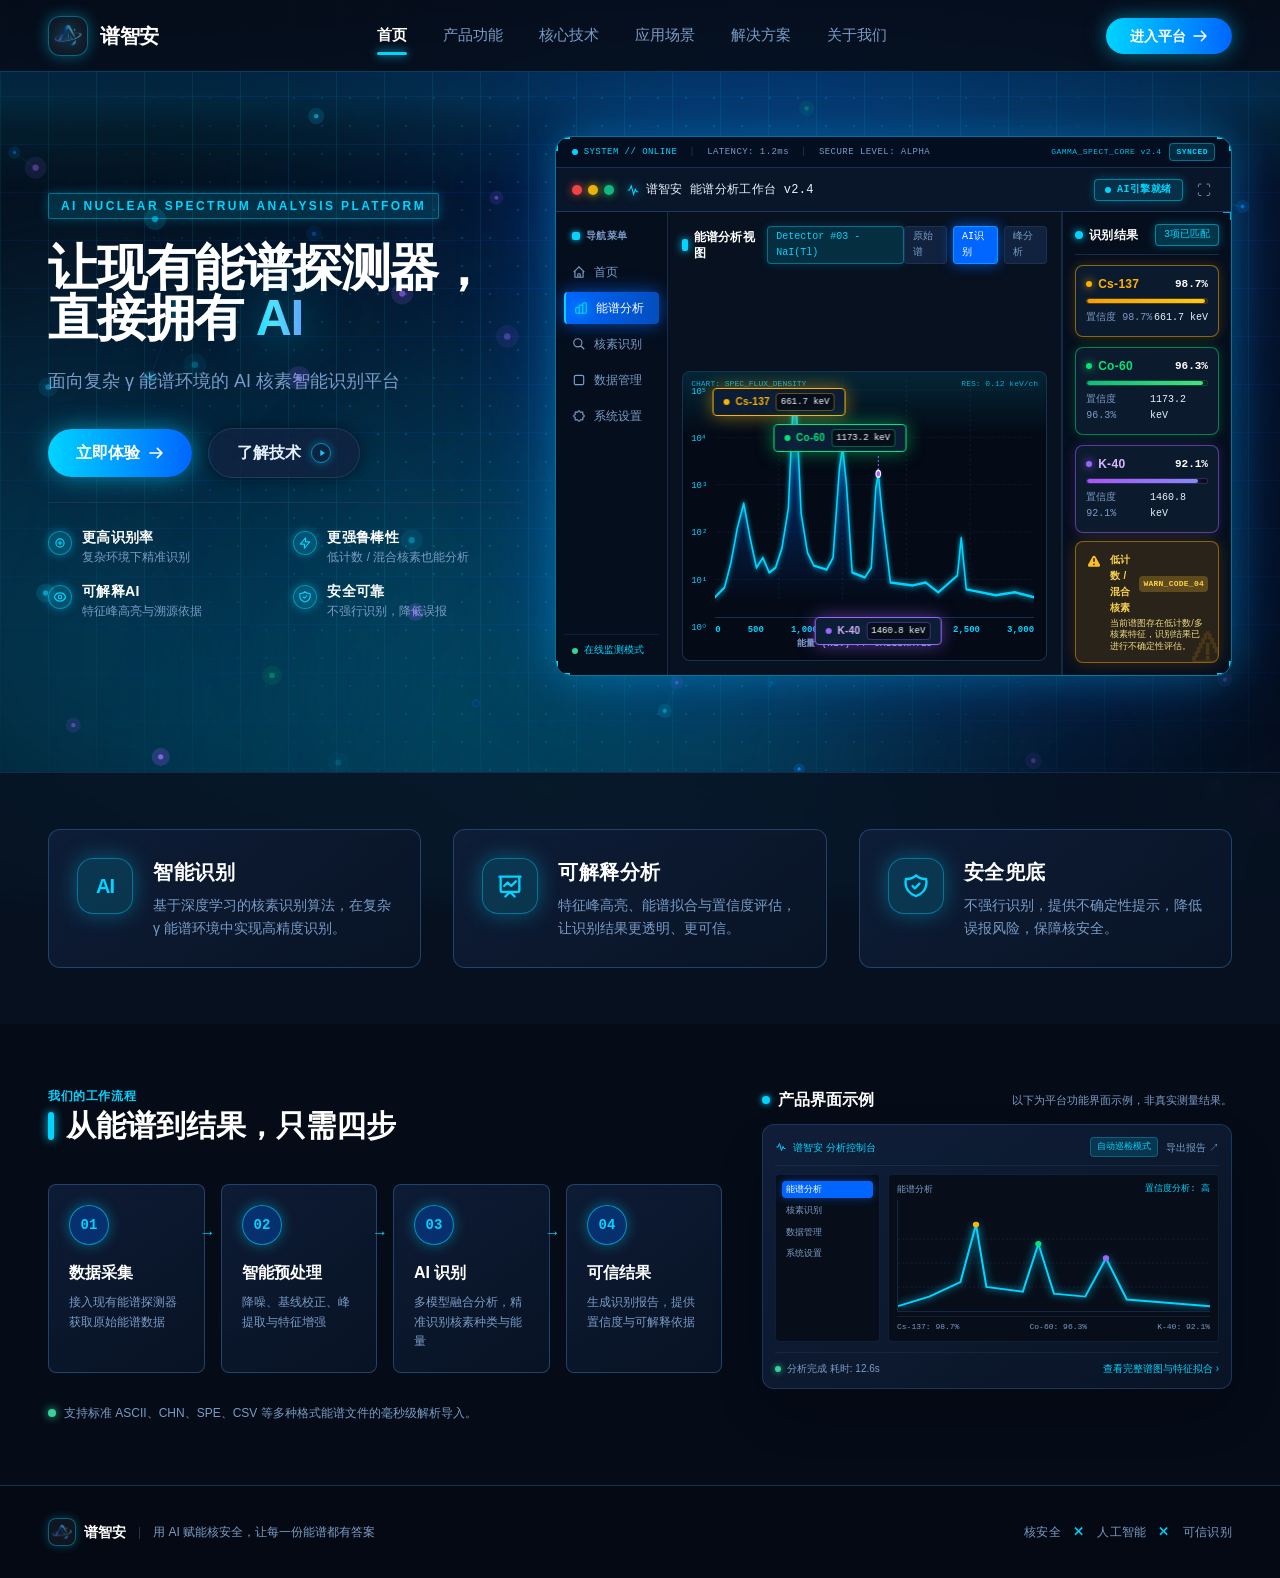
<file: index.html>
<!DOCTYPE html><html class="scroll-smooth" lang="zh-CN"><head>
<meta charset="utf-8">
<meta content="width=device-width, initial-scale=1.0" name="viewport">
<title>谱智安 - AI核素智能识别平台 | 让现有能谱探测器直接拥有AI</title>
<!-- Tailwind CSS CDN with plugins -->
<script src="assets/tailwind-plugins.js"></script>
<script>
    tailwind.config = {
      theme: {
        extend: {
          colors: {
            brand: {
              dark: '#070D18',
              card: '#0D1B2E',
              cardInner: '#112240',
              border: '#1E3A5F',
              borderLight: '#2A4E7A',
              cyan: '#00D4FF',
              blue: '#0066FF',
              textMuted: '#7A9CC6',
              textLight: '#E6F1FF'
            },
            nuclide: {
              cs: '#FFB300',
              co: '#00E676',
              k: '#9D65FF'
            }
          },
          fontFamily: {
            sans: ['-apple-system', 'BlinkMacSystemFont', '"PingFang SC"', '"Hiragino Sans GB"', '"Microsoft YaHei"', 'sans-serif']
          },
          boxShadow: {
            glowCyan: '0 0 25px rgba(0, 212, 255, 0.45)',
            glowBlue: '0 0 35px rgba(0, 102, 255, 0.55)',
            cardGlow: '0 8px 30px rgba(7, 13, 24, 0.8), 0 0 1px 1px rgba(30, 58, 95, 0.6)'
          }
        }
      }
    }
  </script>
<!-- BEGIN: StyleConfigurations -->
<style data-purpose="custom-layout-glow">
    body {
      background-color: #050b17;
      color: #E6F1FF;
      overflow-x: hidden;
      position: relative;
    }
    .spectrum-grid-line {
      stroke: rgba(30, 58, 95, 0.55);
      stroke-width: 1;
      stroke-dasharray: 2 3;
    }

    /* Ambient cyber aurora animations with enhanced visibility & contrast */
    @keyframes aurora-flow-1 {
      0%, 100% {
        transform: translate3d(0, 0, 0) scale(1);
        opacity: 0.45;
      }
      50% {
        transform: translate3d(-50px, 60px, 0) scale(1.25);
        opacity: 0.70;
      }
    }
    @keyframes aurora-flow-2 {
      0%, 100% {
        transform: translate3d(0, 0, 0) scale(1);
        opacity: 0.40;
      }
      50% {
        transform: translate3d(60px, -50px, 0) scale(1.3);
        opacity: 0.65;
      }
    }
    @keyframes sweep-line {
      0% {
        transform: translateY(-100%);
        opacity: 0;
      }
      20% {
        opacity: 0.55;
      }
      80% {
        opacity: 0.4;
      }
      100% {
        transform: translateY(120vh);
        opacity: 0;
      }
    }
    @keyframes pulse-energy-ring {
      0% {
        transform: scale(0.9);
        opacity: 0.7;
      }
      50% {
        transform: scale(1.05);
        opacity: 0.25;
      }
      100% {
        transform: scale(0.9);
        opacity: 0.7;
      }
    }
    @keyframes radar-ripple {
      0% {
        r: 3.5;
        opacity: 0.9;
      }
      100% {
        r: 14;
        opacity: 0;
      }
    }
    .radar-ring {
      animation: radar-ripple 2s cubic-bezier(0.2, 0.6, 0.35, 1) infinite;
      transform-origin: center;
    }

    .aurora-glow-1 {
      animation: aurora-flow-1 14s ease-in-out infinite alternate;
      will-change: transform, opacity;
    }
    .aurora-glow-2 {
      animation: aurora-flow-2 17s ease-in-out infinite alternate;
      will-change: transform, opacity;
    }
    .light-sweep-beam {
      animation: sweep-line 6s cubic-bezier(0.4, 0, 0.2, 1) infinite;
    }
    .light-sweep-beam-secondary {
      animation: sweep-line 8.5s cubic-bezier(0.4, 0, 0.2, 1) infinite;
      animation-delay: -3s;
    }

    /* Cyber matrix grid overlay with distinct bright coordinates */
    .bg-matrix-grid {
      background-size: 48px 48px;
      background-image: 
        linear-gradient(to right, rgba(0, 212, 255, 0.12) 1px, transparent 1px),
        linear-gradient(to bottom, rgba(0, 102, 255, 0.12) 1px, transparent 1px);
      mask-image: radial-gradient(ellipse 95% 85% at 50% 30%, black 45%, transparent 95%);
      -webkit-mask-image: radial-gradient(ellipse 95% 85% at 50% 30%, black 45%, transparent 95%);
    }

    .bg-radial-dots {
      background-image: radial-gradient(rgba(0, 212, 255, 0.35) 1.2px, transparent 1.2px);
      background-size: 28px 28px;
      mask-image: radial-gradient(circle at 50% 40%, black 30%, transparent 80%);
      -webkit-mask-image: radial-gradient(circle at 50% 40%, black 30%, transparent 80%);
    }

    /* Holographic scanline overlay on chart */
    .scanline-effect {
      background: repeating-linear-gradient(
        0deg,
        rgba(0, 212, 255, 0.08) 0px,
        rgba(0, 212, 255, 0.08) 1px,
        transparent 1px,
        transparent 4px
      );
    }

    @media (prefers-reduced-motion: reduce) {
      .aurora-glow-1, .aurora-glow-2, .light-sweep-beam, .light-sweep-beam-secondary, #quantum-canvas, .radar-ring {
        animation: none !important;
      }
    }
  </style>
<style data-purpose="glass-effects">
    .glass-nav {
      background: rgba(6, 13, 26, 0.88);
      backdrop-filter: blur(20px);
      -webkit-backdrop-filter: blur(20px);
      border-bottom: 1px solid rgba(0, 212, 255, 0.25);
    }
    .mockup-window {
      background: linear-gradient(180deg, rgba(14, 28, 54, 0.95) 0%, rgba(7, 16, 32, 0.98) 100%);
      box-shadow: 0 25px 60px -15px rgba(0, 0, 0, 0.9), 0 0 0 1px rgba(0, 212, 255, 0.4), 0 0 50px rgba(0, 102, 255, 0.28);
    }
    .subtle-card {
      background: linear-gradient(145deg, rgba(17, 34, 64, 0.72) 0%, rgba(9, 20, 38, 0.88) 100%);
      border: 1px solid rgba(42, 78, 122, 0.8);
      backdrop-filter: blur(12px);
    }
    .subtle-card:hover {
      border-color: rgba(0, 212, 255, 0.6);
      box-shadow: 0 0 25px rgba(0, 212, 255, 0.22);
    }
  </style>
<!-- END: StyleConfigurations -->
</head>
<body class="min-h-screen flex flex-col font-sans antialiased text-brand-textLight selection:bg-brand-cyan selection:text-brand-dark relative bg-[#050b17]">
<!-- BEGIN: CyberDeepSpaceDynamicBackground -->
<div aria-hidden="true" class="fixed inset-0 pointer-events-none overflow-hidden z-0" id="tech-ambient-bg">
<!-- Interactive Cursor Spotlight Glow -->
<div class="absolute w-[500px] h-[500px] rounded-full bg-radial from-brand-cyan/20 via-brand-blue/15 to-transparent blur-[110px] transform -translate-x-1/2 -translate-y-1/2 transition-transform duration-75 ease-out pointer-events-none opacity-80" id="cursor-glow" style="left: 50%; top: 35%;"></div>
<!-- Layer 1: Enhanced Base Cyber Aurora Glow Orbs with stronger opacity -->
<div class="aurora-glow-1 absolute -top-[12%] right-[2%] w-[780px] h-[780px] rounded-full bg-gradient-to-br from-brand-blue/50 via-[#0d3b85]/40 to-transparent blur-[140px]"></div>
<div class="aurora-glow-2 absolute top-[25%] -left-[12%] w-[680px] h-[680px] rounded-full bg-gradient-to-tr from-brand-cyan/40 via-[#0369a1]/35 to-transparent blur-[130px]"></div>
<div class="aurora-glow-1 absolute top-[62%] right-[12%] w-[720px] h-[720px] rounded-full bg-gradient-to-tl from-[#4f46e5]/35 via-[#0284c7]/30 to-transparent blur-[150px]" style="animation-delay: -7s;"></div>
<div class="aurora-glow-2 absolute bottom-[-10%] left-[20%] w-[600px] h-[600px] rounded-full bg-brand-cyan/20 blur-[130px]" style="animation-delay: -11s;"></div>
<!-- Layer 2: Cyber Matrix Grid & Energy Star Coordinates -->
<div class="absolute inset-0 bg-matrix-grid opacity-85"></div>
<div class="absolute inset-0 bg-radial-dots opacity-55"></div>
<!-- Layer 3: Dynamic Holographic Sweep Laser Beams -->
<div class="light-sweep-beam absolute inset-x-0 h-48 bg-gradient-to-b from-transparent via-brand-cyan/[0.12] to-transparent pointer-events-none"></div>
<div class="light-sweep-beam-secondary absolute inset-x-0 h-32 bg-gradient-to-b from-transparent via-[#0066FF]/[0.1] to-transparent pointer-events-none"></div>
<!-- Layer 4: Interactive Quantum Particles / Gamma Pulse Ray Network Canvas -->
<canvas class="absolute inset-0 w-full h-full pointer-events-none opacity-90 z-0" id="quantum-canvas"></canvas>
</div>
<!-- END: CyberDeepSpaceDynamicBackground -->
<div class="relative z-10 flex flex-col min-h-screen">
<!-- BEGIN: MainHeader -->
<header class="sticky top-0 z-50 w-full h-[72px] glass-nav transition-all duration-300">
<div class="max-w-[1440px] mx-auto h-full px-6 lg:px-12 flex items-center justify-between">
<!-- Brand Logo Area -->
<a class="flex items-center gap-3 group" href="#" title="谱智安 AI核素智能识别平台">
<div class="relative flex items-center justify-center w-10 h-10 rounded-xl bg-white/5 p-1 border border-brand-cyan/40 shadow-[0_0_15px_rgba(0,212,255,0.4)] group-hover:shadow-[0_0_22px_rgba(0,212,255,0.8)] overflow-hidden transition-all"><img src="assets/logo-mark.png" alt="谱智安 Logo" class="w-full h-full object-contain rounded-lg filter drop-shadow-[0_0_6px_rgba(0,212,255,0.6)]"></div>
<span class="text-xl font-bold tracking-tight text-white group-hover:text-brand-cyan transition-colors">谱智安</span>
</a>
<!-- Center Nav Items -->
<nav aria-label="主导航菜单" class="hidden md:flex items-center space-x-9 text-[15px] font-medium">
<a class="relative text-white font-semibold py-2" href="index.html">
          首页
          <span class="absolute bottom-0 left-0 w-full h-[2.5px] bg-brand-cyan rounded-full shadow-[0_0_10px_#00D4FF]"></span>
</a>
<a class="text-brand-textMuted hover:text-white transition-colors py-2" href="product-features.html">产品功能</a>
<a class="text-brand-textMuted hover:text-white transition-colors py-2" href="core-technology.html">核心技术</a>
<a class="text-brand-textMuted hover:text-white transition-colors py-2" href="application-scenarios.html">应用场景</a>
<a class="text-brand-textMuted hover:text-white transition-colors py-2" href="solutions.html">解决方案</a>
<a class="text-brand-textMuted hover:text-white transition-colors py-2" href="about.html">关于我们</a>
</nav>
<!-- Action Button Area -->
<div class="flex items-center">
<a class="relative group inline-flex items-center justify-center px-6 py-2 rounded-full text-sm font-semibold text-white bg-gradient-to-r from-brand-cyan to-brand-blue shadow-[0_0_20px_rgba(0,212,255,0.5)] hover:shadow-[0_0_30px_rgba(0,212,255,0.85)] transform hover:-translate-y-0.5 transition-all" href="platform.html">
<span class="">进入平台</span>
<svg class="w-4 h-4 ml-1.5 transform group-hover:translate-x-1 transition-transform" fill="none" stroke="currentColor" viewBox="0 0 24 24">
<path d="M14 5l7 7m0 0l-7 7m7-7H3" stroke-linecap="round" stroke-linejoin="round" stroke-width="2.2"></path>
</svg>
</a>
</div>
</div>
</header>
<!-- END: MainHeader -->
<main class="flex-grow">
<!-- BEGIN: HeroSection -->
<section class="relative pt-12 pb-16 lg:pt-16 lg:pb-24 overflow-hidden" data-purpose="hero-banner" id="home">
<div class="max-w-[1440px] mx-auto px-6 lg:px-12">
<div class="grid grid-cols-1 lg:grid-cols-12 gap-10 lg:gap-8 items-center">
<!-- Hero Left Content -->
<div class="lg:col-span-5 flex flex-col justify-center space-y-6">
<!-- English Kicker -->
<div class="inline-flex items-center">
<span class="text-xs font-bold tracking-[0.2em] text-brand-cyan uppercase bg-brand-cyan/15 px-3 py-1 rounded-sm border border-brand-cyan/40 shadow-[0_0_12px_rgba(0,212,255,0.25)]">
                AI NUCLEAR SPECTRUM ANALYSIS PLATFORM
              </span>
</div>
<!-- Main Heading -->
<h1 class="text-4xl sm:text-5xl xl:text-[50px] font-extrabold tracking-tight leading-[1.2] text-white">
              让现有能谱探测器，<br>
              直接拥有<span class="text-transparent bg-clip-text bg-gradient-to-r from-brand-cyan via-[#4ee1ff] to-blue-400 drop-shadow-[0_0_25px_rgba(0,212,255,0.6)]"> AI</span>
</h1>
<!-- Subtitle -->
<p class="text-lg text-brand-textMuted leading-relaxed max-w-xl">
              面向复杂 γ 能谱环境的 AI 核素智能识别平台
            </p>
<!-- CTA Buttons -->
<div class="flex flex-wrap items-center gap-4 pt-2">
<a class="inline-flex items-center px-7 py-3 rounded-full text-base font-semibold text-white bg-gradient-to-r from-brand-cyan to-brand-blue shadow-[0_0_24px_rgba(0,212,255,0.55)] hover:shadow-[0_0_36px_rgba(0,212,255,0.85)] transform hover:-translate-y-0.5 transition-all" href="#experience">
                立即体验
                <svg class="w-4 h-4 ml-2" fill="none" stroke="currentColor" viewBox="0 0 24 24">
<path d="M14 5l7 7m0 0l-7 7m7-7H3" stroke-linecap="round" stroke-linejoin="round" stroke-width="2.5"></path>
</svg>
</a>
<a class="inline-flex items-center px-7 py-3 rounded-full text-base font-semibold text-brand-textLight bg-[#112240]/80 hover:bg-[#162a4d] border border-brand-border hover:border-brand-cyan/70 transition-all shadow-[0_0_15px_rgba(0,0,0,0.5)]" href="core-technology.html">
                了解技术
                <div class="w-5 h-5 ml-2.5 rounded-full border border-brand-cyan/60 flex items-center justify-center pl-0.5 shadow-[0_0_8px_rgba(0,212,255,0.4)]">
<svg class="w-2.5 h-2.5 fill-current text-brand-cyan" viewBox="0 0 24 24">
<path d="M8 5v14l11-7z"></path>
</svg>
</div>
</a>
</div>
<!-- 4 Micro Indicators -->
<div class="grid grid-cols-2 gap-4 pt-6 border-t border-brand-border/80">
<!-- Item 1 -->
<div class="flex items-start space-x-2.5">
<div class="mt-1 w-6 h-6 rounded-full bg-brand-cyan/20 border border-brand-cyan/50 flex items-center justify-center shrink-0 shadow-[0_0_10px_rgba(0,212,255,0.4)]">
<svg class="w-3.5 h-3.5 text-brand-cyan" fill="none" stroke="currentColor" viewBox="0 0 24 24">
<circle cx="12" cy="12" r="7" stroke-width="2"></circle>
<path d="M12 9v6m-3-3h6" stroke-linecap="round" stroke-width="2"></path>
</svg>
</div>
<div>
<div class="text-sm font-bold text-white tracking-wide">更高识别率</div>
<div class="text-xs text-brand-textMuted mt-0.5">复杂环境下精准识别</div>
</div>
</div>
<!-- Item 2 -->
<div class="flex items-start space-x-2.5">
<div class="mt-1 w-6 h-6 rounded-full bg-brand-cyan/20 border border-brand-cyan/50 flex items-center justify-center shrink-0 shadow-[0_0_10px_rgba(0,212,255,0.4)]">
<svg class="w-3.5 h-3.5 text-brand-cyan" fill="none" stroke="currentColor" viewBox="0 0 24 24">
<path d="M13 10V3L4 14h7v7l9-11h-7z" stroke-linecap="round" stroke-linejoin="round" stroke-width="2"></path>
</svg>
</div>
<div>
<div class="text-sm font-bold text-white tracking-wide">更强鲁棒性</div>
<div class="text-xs text-brand-textMuted mt-0.5">低计数 / 混合核素也能分析</div>
</div>
</div>
<!-- Item 3 -->
<div class="flex items-start space-x-2.5">
<div class="mt-1 w-6 h-6 rounded-full bg-brand-cyan/20 border border-brand-cyan/50 flex items-center justify-center shrink-0 shadow-[0_0_10px_rgba(0,212,255,0.4)]">
<svg class="w-3.5 h-3.5 text-brand-cyan" fill="none" stroke="currentColor" viewBox="0 0 24 24">
<path d="M15 12a3 3 0 11-6 0 3 3 0 016 0z" stroke-linecap="round" stroke-linejoin="round" stroke-width="2"></path>
<path d="M2.458 12C3.732 7.943 7.523 5 12 5c4.478 0 8.268 2.943 9.542 7-1.274 4.057-5.064 7-9.542 7-4.477 0-8.268-2.943-9.542-7z" stroke-linecap="round" stroke-linejoin="round" stroke-width="2"></path>
</svg>
</div>
<div>
<div class="text-sm font-bold text-white tracking-wide">可解释AI</div>
<div class="text-xs text-brand-textMuted mt-0.5">特征峰高亮与溯源依据</div>
</div>
</div>
<!-- Item 4 -->
<div class="flex items-start space-x-2.5">
<div class="mt-1 w-6 h-6 rounded-full bg-brand-cyan/20 border border-brand-cyan/50 flex items-center justify-center shrink-0 shadow-[0_0_10px_rgba(0,212,255,0.4)]">
<svg class="w-3.5 h-3.5 text-brand-cyan" fill="none" stroke="currentColor" viewBox="0 0 24 24">
<path d="M9 12l2 2 4-4m5.618-4.016A11.955 11.955 0 0112 2.944a11.955 11.955 0 01-8.618 3.04A12.02 12.02 0 003 9c0 5.591 3.824 10.29 9 11.622 5.176-1.332 9-6.03 9-11.622 0-1.042-.133-2.052-.382-3.016z" stroke-linecap="round" stroke-linejoin="round" stroke-width="2"></path>
</svg>
</div>
<div>
<div class="text-sm font-bold text-white tracking-wide">安全可靠</div>
<div class="text-xs text-brand-textMuted mt-0.5">不强行识别，降低误报</div>
</div>
</div>
</div>
</div>
<!-- Hero Right Mockup Window -->
<div class="lg:col-span-7 relative">
<!-- Window Glow Edge -->
<div class="mockup-window rounded-2xl overflow-hidden border border-brand-cyan/50 text-xs relative select-none shadow-[0_0_40px_rgba(0,212,255,0.28),0_0_90px_rgba(0,102,255,0.35)] backdrop-blur-md bg-[#071325]/95">
<!-- Sci-Fi HUD Corner Tech Accents -->
<div class="absolute top-0 left-0 w-3.5 h-3.5 border-t-2 border-l-2 border-brand-cyan pointer-events-none z-20"></div>
<div class="absolute top-0 right-0 w-3.5 h-3.5 border-t-2 border-r-2 border-brand-cyan pointer-events-none z-20"></div>
<div class="absolute bottom-0 left-0 w-3.5 h-3.5 border-b-2 border-l-2 border-brand-cyan pointer-events-none z-20"></div>
<div class="absolute bottom-0 right-0 w-3.5 h-3.5 border-b-2 border-r-2 border-brand-cyan pointer-events-none z-20"></div>
<!-- Top Futuristic Telemetry Ticker -->
<div class="bg-[#030e20] border-b border-brand-border/80 px-4 py-1.5 flex items-center justify-between font-mono text-[9px] text-brand-textMuted tracking-wider">
<div class="flex items-center space-x-3">
<span class="flex items-center text-brand-cyan"><span class="w-1.5 h-1.5 rounded-full bg-brand-cyan animate-ping mr-1.5"></span>SYSTEM // ONLINE</span>
<span class="text-brand-border">|</span>
<span class="">LATENCY: 1.2ms</span>
<span class="text-brand-border">|</span>
<span class="">SECURE LEVEL: ALPHA</span>
</div>
<div class="flex items-center space-x-2 text-[8px] text-brand-cyan/90">
<span class="">GAMMA_SPECT_CORE v2.4</span>
<span class="px-1.5 py-0.2 rounded bg-brand-cyan/15 border border-brand-cyan/40 text-brand-cyan font-bold">SYNCED</span>
</div>
</div>
<!-- Window Header Bar -->
<div class="h-11 bg-[#091528] border-b border-brand-border px-4 flex items-center justify-between">
<div class="flex items-center space-x-3">
<div class="flex items-center space-x-1.5">
<span class="w-2.5 h-2.5 rounded-full bg-red-500 inline-block shadow-[0_0_8px_rgba(239,68,68,0.9)]"></span>
<span class="w-2.5 h-2.5 rounded-full bg-yellow-500 inline-block shadow-[0_0_8px_rgba(234,179,8,0.9)]"></span>
<span class="w-2.5 h-2.5 rounded-full bg-emerald-500 inline-block shadow-[0_0_8px_rgba(34,197,94,0.9)]"></span>
</div>
<span class="text-brand-textLight text-xs font-mono ml-2 flex items-center tracking-wide font-medium">
<svg class="w-3.5 h-3.5 text-brand-cyan mr-1.5 drop-shadow-[0_0_6px_#00D4FF]" fill="none" stroke="currentColor" stroke-width="2" viewBox="0 0 24 24">
<path d="M3 12h3l3-7 4 14 3-8 2 4h3"></path>
</svg>
        谱智安 能谱分析工作台 v2.4
      </span>
</div>
<div class="flex items-center space-x-2.5">
<div class="flex items-center space-x-1.5 bg-brand-cyan/15 border border-brand-cyan/50 px-2.5 py-0.5 rounded shadow-[0_0_10px_rgba(0,212,255,0.3)]">
<span class="w-1.5 h-1.5 rounded-full bg-brand-cyan animate-pulse"></span>
<span class="text-brand-cyan text-[10px] font-mono font-semibold tracking-wider">AI引擎就绪</span>
</div>
<span class="text-brand-textMuted hover:text-white cursor-pointer px-1 text-sm transition-colors">⛶</span>
</div>
</div>
<!-- Main Inner Container: Sidebar + Spectrum Chart + Right Panel -->
<div class="grid grid-cols-12 min-h-[420px] bg-[#071325]">
<!-- Mockup Left Navigation Sidebar -->
<div class="col-span-2 bg-[#050e1d] border-r border-brand-border/70 p-2 flex flex-col justify-between">
<div class="space-y-1">
<div class="px-2 py-2 text-[11px] font-bold text-brand-textMuted flex items-center space-x-1.5">
<span class="w-2 h-2 rounded-sm bg-brand-cyan shadow-[0_0_6px_#00D4FF]"></span>
<span class="tracking-wider uppercase text-[10px]">导航菜单</span>
</div>
<a class="flex items-center px-2 py-2 rounded text-brand-textMuted hover:text-white hover:bg-white/5 transition-colors group" href="#">
<svg class="w-3.5 h-3.5 mr-2 group-hover:text-brand-cyan transition-colors" fill="none" stroke="currentColor" viewBox="0 0 24 24"><path d="M3 12l2-2m0 0l7-7 7 7M5 10v10a1 1 0 001 1h3m10-11l2 2m-2-2v10a1 1 0 01-1 1h-3m-6 0a1 1 0 001-1v-4a1 1 0 011-1h2a1 1 0 011 1v4a1 1 0 001 1m-6 0h6" stroke-width="2"></path></svg>
          首页
        </a>
<a class="flex items-center px-2 py-2 rounded bg-gradient-to-r from-brand-blue to-[#024ebd] text-white font-medium shadow-[0_0_18px_rgba(0,102,255,0.7)] border-l-2 border-brand-cyan" href="#">
<svg class="w-3.5 h-3.5 mr-2 text-brand-cyan drop-shadow-[0_0_6px_#00D4FF]" fill="none" stroke="currentColor" viewBox="0 0 24 24"><path d="M9 19v-6a2 2 0 00-2-2H5a2 2 0 00-2 2v6a2 2 0 002 2h2a2 2 0 002-2zm0 0V9a2 2 0 012-2h2a2 2 0 012 2v10m-6 0a2 2 0 002 2h2a2 2 0 002-2m0 0V5a2 2 0 012-2h2a2 2 0 012 2v14a2 2 0 01-2 2h-2a2 2 0 01-2-2z" stroke-width="2"></path></svg>
          能谱分析
        </a>
<a class="flex items-center px-2 py-2 rounded text-brand-textMuted hover:text-white hover:bg-white/5 transition-colors group" href="#">
<svg class="w-3.5 h-3.5 mr-2 group-hover:text-brand-cyan transition-colors" fill="none" stroke="currentColor" viewBox="0 0 24 24"><path d="M21 21l-6-6m2-5a7 7 0 11-14 0 7 7 0 0114 0z" stroke-width="2"></path></svg>
          核素识别
        </a>
<a class="flex items-center px-2 py-2 rounded text-brand-textMuted hover:text-white hover:bg-white/5 transition-colors group" href="#">
<svg class="w-3.5 h-3.5 mr-2 group-hover:text-brand-cyan transition-colors" fill="none" stroke="currentColor" viewBox="0 0 24 24"><path d="M4 7v10c0 2 1.5 3 3.5 3h9c2 0 3.5-1 3.5-3V7c0-2-1.5-3-3.5-3h-9C5.5 4 4 5 4 7z" stroke-width="2"></path></svg>
          数据管理
        </a>
<a class="flex items-center px-2 py-2 rounded text-brand-textMuted hover:text-white hover:bg-white/5 transition-colors group" href="#">
<svg class="w-3.5 h-3.5 mr-2 group-hover:text-brand-cyan transition-colors" fill="none" stroke="currentColor" viewBox="0 0 24 24"><path d="M10.325 4.317c.426-1.756 2.924-1.756 3.35 0a1.724 1.724 0 002.573 1.066c1.543-.94 3.31.826 2.37 2.37a1.724 1.724 0 001.065 2.572c1.756.426 1.756 2.924 0 3.35a1.724 1.724 0 00-1.066 2.573c.94 1.543-.826 3.31-2.37 2.37a1.724 1.724 0 00-2.572 1.065c-.426 1.756-2.924 1.756-3.35 0a1.724 1.724 0 00-2.573-1.066c-1.543.94-3.31-.826-2.37-2.37a1.724 1.724 0 00-1.065-2.572c-1.756-.426-1.756-2.924 0-3.35a1.724 1.724 0 001.066-2.573c-.94-1.543.826-3.31 2.37-2.37.996.608 2.296.07 2.572-1.065z" stroke-width="2"></path></svg>
          系统设置
        </a>
</div>
<div class="px-2 py-2 text-[10px] text-brand-cyan border-t border-brand-border/40 font-mono flex items-center space-x-1.5">
<span class="w-1.5 h-1.5 rounded-full bg-emerald-400 animate-pulse"></span>
<span class="">在线监测模式</span>
</div>
</div>
<!-- Spectrum Graph Canvas Simulation Area -->
<div class="col-span-7 p-3.5 flex flex-col justify-between border-r border-brand-border/60 relative bg-[#071120]">
<!-- Spectrum Canvas Header Bar -->
<div class="flex items-center justify-between mb-2">
<div class="flex items-center space-x-2">
<span class="text-xs font-semibold text-white tracking-wide flex items-center">
<span class="w-1.5 h-3 bg-brand-cyan mr-1.5 rounded-sm shadow-[0_0_8px_#00D4FF]"></span>
            能谱分析视图
          </span>
<span class="text-[10px] font-mono text-brand-cyan bg-brand-cyan/15 border border-brand-cyan/40 px-2 py-0.5 rounded shadow-[0_0_10px_rgba(0,212,255,0.2)]">Detector #03 - NaI(Tl)</span>
</div>
<!-- Action Pills -->
<div class="flex items-center space-x-1.5 font-mono">
<span class="px-2 py-0.5 text-[10px] rounded bg-[#10223D] text-brand-textMuted border border-brand-border/70 hover:text-white cursor-pointer transition-colors">原始谱</span>
<span class="px-2 py-0.5 text-[10px] rounded bg-brand-blue text-white font-medium shadow-[0_0_14px_rgba(0,102,255,0.8)] border border-brand-cyan/50">AI识别</span>
<span class="px-2 py-0.5 text-[10px] rounded bg-[#10223D] text-brand-textMuted border border-brand-border/70 hover:text-white cursor-pointer transition-colors">峰分析</span>
</div>
</div>
<!-- SVG Spectrum Chart with Sci-Fi Grid and Holographic Overlay -->
<div class="relative w-full h-[290px] bg-[#040a16] rounded-lg border border-brand-border/80 p-2 overflow-hidden flex flex-col justify-between shadow-inner">
<!-- Holographic HUD scanline beam overlay -->
<div class="pointer-events-none absolute inset-x-0 top-0 h-16 bg-gradient-to-b from-brand-cyan/20 to-transparent scanline-effect opacity-70 z-10"></div>
<!-- Top HUD corner markings inside graph -->
<div class="absolute top-1 left-2 text-[8px] font-mono text-brand-cyan/80 z-10">CHART: SPEC_FLUX_DENSITY</div>
<div class="absolute top-1 right-2 text-[8px] font-mono text-brand-cyan/80 z-10">RES: 0.12 keV/ch</div>
<!-- Y Axis Labels (Counts 10^0 - 10^5) -->
<div class="absolute left-2 top-3 bottom-6 flex flex-col justify-between text-[9px] font-mono text-brand-cyan select-none z-10">
<span class="hover:text-white transition-colors">10⁵</span>
<span class="hover:text-white transition-colors">10⁴</span>
<span class="hover:text-white transition-colors">10³</span>
<span class="hover:text-white transition-colors">10²</span>
<span class="hover:text-white transition-colors">10¹</span>
<span class="hover:text-white transition-colors">10⁰</span>
</div>
<!-- SVG Chart Graphic -->
<div class="ml-6 mr-1 h-[255px] relative">
<svg class="w-full h-full" preserveAspectRatio="none" viewBox="0 0 500 240">
<!-- Horizontal Grid Lines -->
<line class="spectrum-grid-line" x1="0" x2="500" y1="10" y2="10"></line>
<line class="spectrum-grid-line" x1="0" x2="500" y1="58" y2="58"></line>
<line class="spectrum-grid-line" x1="0" x2="500" y1="106" y2="106"></line>
<line class="spectrum-grid-line" x1="0" x2="500" y1="154" y2="154"></line>
<line class="spectrum-grid-line" x1="0" x2="500" y1="202" y2="202"></line>
<!-- Vertical Grid Lines (Energy) -->
<line class="spectrum-grid-line" x1="100" x2="100" y1="0" y2="225"></line>
<line class="spectrum-grid-line" x1="200" x2="200" y1="0" y2="225"></line>
<line class="spectrum-grid-line" x1="300" x2="300" y1="0" y2="225"></line>
<line class="spectrum-grid-line" x1="400" x2="400" y1="0" y2="225"></line>
<!-- Linear Gradient for Spectrum Area Fill -->
<defs>
<linearGradient id="spectrumGradient" x1="0" x2="0" y1="0" y2="1">
<stop offset="0%" stop-color="#00D4FF" stop-opacity="0.65"></stop>
<stop offset="40%" stop-color="#0066FF" stop-opacity="0.30"></stop>
<stop offset="100%" stop-color="#0066FF" stop-opacity="0.0"></stop>
</linearGradient>
<filter height="150%" id="neonGlow" width="150%" x="-25%" y="-25%">
<feGaussianBlur result="blur" stdDeviation="3"></feGaussianBlur>
<feMerge>
<feMergeNode in="blur"></feMergeNode>
<feMergeNode in="SourceGraphic"></feMergeNode>
</feMerge>
</filter>
</defs>
<!-- Spectrum Filled Area & Outline Curve with Glow Effect -->
<path d="M 0 220 L 15 210 L 25 185 L 35 150 L 45 125 L 55 160 L 65 190 L 75 180 L 85 195 L 95 190 L 105 170 L 115 130 L 122 30 L 128 35 L 135 135 L 145 175 L 155 188 L 175 192 L 185 180 L 195 90 L 200 68 L 206 105 L 215 195 L 235 200 L 245 190 L 252 110 L 256 95 L 262 135 L 275 205 L 310 208 L 330 205 L 350 215 L 380 198 L 386 160 L 394 212 L 440 218 L 470 215 L 500 220 L 500 225 L 0 225 Z" fill="url(#spectrumGradient)"></path>
<path d="M 0 220 L 15 210 L 25 185 L 35 150 L 45 125 L 55 160 L 65 190 L 75 180 L 85 195 L 95 190 L 105 170 L 115 130 L 122 30 L 128 35 L 135 135 L 145 175 L 155 188 L 175 192 L 185 180 L 195 90 L 200 68 L 206 105 L 215 195 L 235 200 L 245 190 L 252 110 L 256 95 L 262 135 L 275 205 L 310 208 L 330 205 L 350 215 L 380 198 L 386 160 L 394 212 L 440 218 L 470 215 L 500 220" fill="none" filter="url(#neonGlow)" stroke="#00D4FF" stroke-linecap="round" stroke-linejoin="round" stroke-width="2.5"></path>
<!-- Peak Highlight Markers with Radar Ripples -->
<!-- 1. Cs-137 Peak Indicator -->
<line stroke="#FFB300" stroke-dasharray="2 2" stroke-width="1.5" x1="122" x2="122" y1="30" y2="12"></line>
<circle class="radar-ring" cx="122" cy="30" fill="none" r="4" stroke="#FFB300"></circle>
<circle cx="122" cy="30" fill="#FFB300" r="3.5" stroke="#FFFFFF" stroke-width="1.5"></circle>
<!-- 2. Co-60 Peak Indicator -->
<line stroke="#00E676" stroke-dasharray="2 2" stroke-width="1.5" x1="200" x2="200" y1="68" y2="45"></line>
<circle class="radar-ring" cx="200" cy="68" fill="none" r="4" stroke="#00E676" style="animation-delay: 0.5s;"></circle>
<circle cx="200" cy="68" fill="#00E676" r="3.5" stroke="#FFFFFF" stroke-width="1.5"></circle>
<!-- 3. K-40 Peak Indicator -->
<line stroke="#9D65FF" stroke-dasharray="2 2" stroke-width="1.5" x1="256" x2="256" y1="95" y2="75"></line>
<circle class="radar-ring" cx="256" cy="95" fill="none" r="4" stroke="#9D65FF" style="animation-delay: 1s;"></circle>
<circle cx="256" cy="95" fill="#9D65FF" r="3.5" stroke="#FFFFFF" stroke-width="1.5"></circle>
</svg>
<!-- Interactive Peak Floating Tooltips with Sci-Fi HUD Badges -->
<!-- Cs-137 Bubble -->
<div class="absolute left-[20%] top-2 -translate-x-1/2 bg-[#0d1f38]/95 border border-nuclide-cs text-nuclide-cs px-2.5 py-1 rounded shadow-[0_0_18px_rgba(255,179,0,0.5)] flex items-center space-x-1.5 whitespace-nowrap z-20 backdrop-blur-sm">
<span class="w-1.5 h-1.5 rounded-full bg-nuclide-cs animate-ping"></span>
<span class="font-bold text-[10px] tracking-wide">Cs-137</span>
<span class="text-white font-mono text-[9px] bg-black/50 px-1 py-0.2 rounded border border-nuclide-cs/40">661.7 keV</span>
</div>
<!-- Co-60 Bubble -->
<div class="absolute left-[39%] top-11 -translate-x-1/2 bg-[#0d1f38]/95 border border-nuclide-co text-nuclide-co px-2.5 py-1 rounded shadow-[0_0_18px_rgba(0,230,118,0.5)] flex items-center space-x-1.5 whitespace-nowrap z-20 backdrop-blur-sm">
<span class="w-1.5 h-1.5 rounded-full bg-nuclide-co animate-ping"></span>
<span class="font-bold text-[10px] tracking-wide">Co-60</span>
<span class="text-white font-mono text-[9px] bg-black/50 px-1 py-0.2 rounded border border-nuclide-co/40">1173.2 keV</span>
</div>
<!-- K-40 Bubble -->
<div class="absolute left-[51%] top-18 -translate-x-1/2 bg-[#0d1f38]/95 border border-nuclide-k text-purple-300 px-2.5 py-1 rounded shadow-[0_0_18px_rgba(157,101,255,0.5)] flex items-center space-x-1.5 whitespace-nowrap z-20 backdrop-blur-sm">
<span class="w-1.5 h-1.5 rounded-full bg-nuclide-k animate-ping"></span>
<span class="font-bold text-[10px] tracking-wide">K-40</span>
<span class="text-white font-mono text-[9px] bg-black/50 px-1 py-0.2 rounded border border-nuclide-k/40">1460.8 keV</span>
</div>
</div>
<!-- X Axis Labels (Energy keV 0 - 3000) -->
<div class="ml-6 mr-1 flex justify-between text-[9px] font-mono text-brand-cyan border-t border-brand-border/80 pt-1 z-10 font-bold">
<span class="">0</span>
<span class="">500</span>
<span class="">1,000</span>
<span class="">1,500</span>
<span class="">2,000</span>
<span class="">2,500</span>
<span class="">3,000</span>
</div>
<div class="text-center text-[9px] text-brand-textMuted font-mono -mt-0.5 tracking-wider uppercase font-semibold">能量 (keV) // CALIBRATED</div>
</div>
</div>
<!-- Mockup Right Result Panel (Tactical Sci-Fi HUD Laboratory Style) -->
<div class="col-span-3 bg-[#050e1d] p-3 flex flex-col justify-between border-l border-brand-border/60 relative">
<div class="absolute top-0 right-0 w-2 h-2 border-t border-r border-brand-cyan/80 pointer-events-none"></div>
<div>
<div class="flex items-center justify-between pb-2 mb-2.5 border-b border-brand-border/70">
<span class="text-xs font-bold text-white flex items-center tracking-wide">
<span class="w-2 h-2 rounded-full bg-brand-cyan mr-1.5 shadow-[0_0_8px_#00D4FF]"></span>
            识别结果
          </span>
<span class="text-[10px] text-brand-cyan bg-brand-cyan/20 px-2 py-0.5 rounded font-mono border border-brand-cyan/50 shadow-[0_0_10px_rgba(0,212,255,0.3)]">3项已匹配</span>
</div>
<!-- Identified Nuclide List with Sci-Fi HUD Progress Bars -->
<div class="space-y-2.5">
<!-- Cs-137 Item -->
<div class="p-2.5 rounded-lg bg-[#0c1a2e] border border-nuclide-cs/50 hover:border-nuclide-cs transition-all shadow-[0_0_12px_rgba(255,179,0,0.2)] group">
<div class="flex items-center justify-between">
<span class="font-bold text-nuclide-cs text-xs flex items-center tracking-wide">
<span class="w-1.5 h-1.5 rounded-full bg-nuclide-cs mr-1.5 shadow-[0_0_8px_#FFB300]"></span>
                Cs-137
              </span>
<span class="text-[11px] font-mono font-bold text-white group-hover:text-nuclide-cs transition-colors">98.7%</span>
</div>
<!-- Mini Neon Progress Bar -->
<div class="w-full bg-[#050b14] h-1.5 rounded-full mt-1.5 overflow-hidden border border-nuclide-cs/30">
<div class="h-full bg-gradient-to-r from-amber-500 to-yellow-400 rounded-full shadow-[0_0_10px_rgba(255,179,0,0.9)]" style="width: 98.7%;"></div>
</div>
<div class="flex items-center justify-between text-[10px] text-brand-textMuted mt-1.5 font-mono">
<span class="">置信度 98.7%</span>
<span class="text-brand-textLight">661.7 keV</span>
</div>
</div>
<!-- Co-60 Item -->
<div class="p-2.5 rounded-lg bg-[#0c1a2e] border border-nuclide-co/50 hover:border-nuclide-co transition-all shadow-[0_0_12px_rgba(0,230,118,0.2)] group">
<div class="flex items-center justify-between">
<span class="font-bold text-nuclide-co text-xs flex items-center tracking-wide">
<span class="w-1.5 h-1.5 rounded-full bg-nuclide-co mr-1.5 shadow-[0_0_8px_#00E676]"></span>
                Co-60
              </span>
<span class="text-[11px] font-mono font-bold text-white group-hover:text-nuclide-co transition-colors">96.3%</span>
</div>
<!-- Mini Neon Progress Bar -->
<div class="w-full bg-[#050b14] h-1.5 rounded-full mt-1.5 overflow-hidden border border-nuclide-co/30">
<div class="h-full bg-gradient-to-r from-emerald-500 to-green-400 rounded-full shadow-[0_0_10px_rgba(0,230,118,0.9)]" style="width: 96.3%;"></div>
</div>
<div class="flex items-center justify-between text-[10px] text-brand-textMuted mt-1.5 font-mono">
<span class="">置信度 96.3%</span>
<span class="text-brand-textLight">1173.2 keV</span>
</div>
</div>
<!-- K-40 Item -->
<div class="p-2.5 rounded-lg bg-[#0c1a2e] border border-nuclide-k/50 hover:border-nuclide-k transition-all shadow-[0_0_12px_rgba(157,101,255,0.2)] group">
<div class="flex items-center justify-between">
<span class="font-bold text-purple-300 text-xs flex items-center tracking-wide">
<span class="w-1.5 h-1.5 rounded-full bg-nuclide-k mr-1.5 shadow-[0_0_8px_#9D65FF]"></span>
                K-40
              </span>
<span class="text-[11px] font-mono font-bold text-white group-hover:text-purple-300 transition-colors">92.1%</span>
</div>
<!-- Mini Neon Progress Bar -->
<div class="w-full bg-[#050b14] h-1.5 rounded-full mt-1.5 overflow-hidden border border-nuclide-k/30">
<div class="h-full bg-gradient-to-r from-purple-500 to-indigo-400 rounded-full shadow-[0_0_10px_rgba(157,101,255,0.9)]" style="width: 92.1%;"></div>
</div>
<div class="flex items-center justify-between text-[10px] text-brand-textMuted mt-1.5 font-mono">
<span class="">置信度 92.1%</span>
<span class="text-brand-textLight">1460.8 keV</span>
</div>
</div>
</div>
</div>
<!-- Bottom Risk / Uncertainty Notification Callout -->
<div class="p-2.5 rounded-lg bg-amber-500/15 border border-amber-500/50 text-amber-200 mt-2 shadow-[0_0_18px_rgba(245,158,11,0.2)] relative overflow-hidden">
<div class="absolute -right-2 -bottom-2 text-amber-500/15 text-4xl font-bold select-none pointer-events-none">⚠</div>
<div class="flex items-start space-x-2 relative z-10">
<svg class="w-4 h-4 text-amber-400 shrink-0 mt-0.5 animate-pulse" fill="currentColor" viewBox="0 0 20 20">
<path clip-rule="evenodd" d="M8.257 3.099c.765-1.36 2.722-1.36 3.486 0l5.58 9.92c.75 1.334-.213 2.98-1.742 2.98H4.42c-1.53 0-2.493-1.646-1.743-2.98l5.58-9.92zM11 13a1 1 0 11-2 0 1 1 0 012 0zm-1-8a1 1 0 00-1 1v3a1 1 0 002 0V6a1 1 0 00-1-1z" fill-rule="evenodd"></path>
</svg>
<div>
<div class="font-bold text-[10px] text-amber-300 tracking-wide flex items-center">
<span class="">低计数 / 混合核素</span>
<span class="ml-1.5 px-1 py-0.2 rounded text-[8px] bg-amber-400/25 text-amber-300 font-mono">WARN_CODE_04</span>
</div>
<p class="text-[9px] text-amber-200/95 leading-tight mt-0.5">
              当前谱图存在低计数/多核素特征，识别结果已进行不确定性评估。
            </p>
</div>
</div>
</div>
</div>
</div>
</div>
</div>
</div>
</div>
</section>
<!-- END: HeroSection -->
<!-- BEGIN: CoreAdvantagesSection -->
<section class="py-14 bg-[#081222]/85 border-t border-brand-border/60 backdrop-blur-md relative" data-purpose="three-core-pillars">
<div class="max-w-[1440px] mx-auto px-6 lg:px-12">
<div class="grid grid-cols-1 md:grid-cols-3 gap-6 lg:gap-8">
<!-- Card 1: 智能识别 -->
<div class="subtle-card rounded-xl p-7 flex items-start space-x-5 transition-all duration-300">
<div class="w-14 h-14 rounded-2xl bg-brand-cyan/15 border border-brand-cyan/40 flex items-center justify-center shrink-0 shadow-[0_0_22px_rgba(0,212,255,0.35)]">
<span class="font-extrabold text-brand-cyan text-xl tracking-tighter">AI</span>
</div>
<div>
<h3 class="text-xl font-bold text-white mb-2 tracking-wide">智能识别</h3>
<p class="text-sm text-brand-textMuted leading-relaxed">
          基于深度学习的核素识别算法，在复杂 γ 能谱环境中实现高精度识别。
        </p>
</div>
</div>
<!-- Card 2: 可解释分析 -->
<div class="subtle-card rounded-xl p-7 flex items-start space-x-5 transition-all duration-300">
<div class="w-14 h-14 rounded-2xl bg-brand-cyan/15 border border-brand-cyan/40 flex items-center justify-center shrink-0 shadow-[0_0_22px_rgba(0,212,255,0.35)]">
<svg class="w-7 h-7 text-brand-cyan" fill="none" stroke="currentColor" viewBox="0 0 24 24">
<path d="M7 12l3-3 3 3 4-4M8 21l4-4 4 4M3 4h18M4 4h16v12a1 1 0 01-1 1H5a1 1 0 01-1-1V4z" stroke-linecap="round" stroke-linejoin="round" stroke-width="2"></path>
</svg>
</div>
<div>
<h3 class="text-xl font-bold text-white mb-2 tracking-wide">可解释分析</h3>
<p class="text-sm text-brand-textMuted leading-relaxed">
          特征峰高亮、能谱拟合与置信度评估，让识别结果更透明、更可信。
        </p>
</div>
</div>
<!-- Card 3: 安全兜底 -->
<div class="subtle-card rounded-xl p-7 flex items-start space-x-5 transition-all duration-300">
<div class="w-14 h-14 rounded-2xl bg-brand-cyan/15 border border-brand-cyan/40 flex items-center justify-center shrink-0 shadow-[0_0_22px_rgba(0,212,255,0.35)]">
<svg class="w-7 h-7 text-brand-cyan" fill="none" stroke="currentColor" viewBox="0 0 24 24">
<path d="M9 12l2 2 4-4m5.618-4.016A11.955 11.955 0 0112 2.944a11.955 11.955 0 01-8.618 3.04A12.02 12.02 0 003 9c0 5.591 3.824 10.29 9 11.622 5.176-1.332 9-6.03 9-11.622 0-1.042-.133-2.052-.382-3.016z" stroke-linecap="round" stroke-linejoin="round" stroke-width="2"></path>
</svg>
</div>
<div>
<h3 class="text-xl font-bold text-white mb-2 tracking-wide">安全兜底</h3>
<p class="text-sm text-brand-textMuted leading-relaxed">
          不强行识别，提供不确定性提示，降低误报风险，保障核安全。
        </p>
</div>
</div>
</div>
</div>
</section>
<!-- END: CoreAdvantagesSection -->
<!-- BEGIN: WorkflowAndPreviewSection -->
<section class="py-16 relative" data-purpose="workflow-and-mockup-preview">
<div class="max-w-[1440px] mx-auto px-6 lg:px-12">
<div class="grid grid-cols-1 lg:grid-cols-12 gap-10 items-start">
<!-- Left Column: 4-Step Workflow -->
<div class="lg:col-span-7 flex flex-col justify-between">
<!-- Section Title -->
<div class="mb-10">
<div class="text-xs font-semibold text-brand-cyan tracking-wider uppercase mb-1">我们的工作流程</div>
<div class="flex items-center space-x-3">
<div class="w-1.5 h-7 bg-brand-cyan rounded-full shadow-[0_0_10px_#00D4FF]"></div>
<h2 class="text-2xl sm:text-3xl font-bold text-white">从能谱到结果，只需四步</h2>
</div>
</div>
<!-- 4 Steps Horizontal Flow -->
<div class="grid grid-cols-1 sm:grid-cols-2 xl:grid-cols-4 gap-4 relative">
<!-- Step 01 -->
<div class="subtle-card rounded-lg p-5 flex flex-col relative group">
<div class="w-10 h-10 rounded-full bg-brand-blue/30 border border-brand-cyan/60 text-brand-cyan font-mono font-bold text-sm flex items-center justify-center mb-4 shadow-[0_0_14px_rgba(0,212,255,0.4)]">
                  01
                </div>
<h4 class="text-base font-bold text-white mb-2">数据采集</h4>
<p class="text-xs text-brand-textMuted leading-relaxed">
                  接入现有能谱探测器获取原始能谱数据
                </p>
<!-- Flow Arrow -->
<div class="hidden xl:block absolute -right-3 top-9 z-10 text-brand-cyan font-bold pointer-events-none">
                  →
                </div>
</div>
<!-- Step 02 -->
<div class="subtle-card rounded-lg p-5 flex flex-col relative group">
<div class="w-10 h-10 rounded-full bg-brand-blue/30 border border-brand-cyan/60 text-brand-cyan font-mono font-bold text-sm flex items-center justify-center mb-4 shadow-[0_0_14px_rgba(0,212,255,0.4)]">
                  02
                </div>
<h4 class="text-base font-bold text-white mb-2">智能预处理</h4>
<p class="text-xs text-brand-textMuted leading-relaxed">
                  降噪、基线校正、峰提取与特征增强
                </p>
<!-- Flow Arrow -->
<div class="hidden xl:block absolute -right-3 top-9 z-10 text-brand-cyan font-bold pointer-events-none">
                  →
                </div>
</div>
<!-- Step 03 -->
<div class="subtle-card rounded-lg p-5 flex flex-col relative group">
<div class="w-10 h-10 rounded-full bg-brand-blue/30 border border-brand-cyan/60 text-brand-cyan font-mono font-bold text-sm flex items-center justify-center mb-4 shadow-[0_0_14px_rgba(0,212,255,0.4)]">
                  03
                </div>
<h4 class="text-base font-bold text-white mb-2">AI 识别</h4>
<p class="text-xs text-brand-textMuted leading-relaxed">
                  多模型融合分析，精准识别核素种类与能量
                </p>
<!-- Flow Arrow -->
<div class="hidden xl:block absolute -right-3 top-9 z-10 text-brand-cyan font-bold pointer-events-none">
                  →
                </div>
</div>
<!-- Step 04 -->
<div class="subtle-card rounded-lg p-5 flex flex-col relative group">
<div class="w-10 h-10 rounded-full bg-brand-blue/30 border border-brand-cyan/60 text-brand-cyan font-mono font-bold text-sm flex items-center justify-center mb-4 shadow-[0_0_14px_rgba(0,212,255,0.4)]">
                  04
                </div>
<h4 class="text-base font-bold text-white mb-2">可信结果</h4>
<p class="text-xs text-brand-textMuted leading-relaxed">
                  生成识别报告，提供置信度与可解释依据
                </p>
</div>
</div>
<!-- Workflow Supporting Tagline -->
<div class="mt-8 flex items-center space-x-2 text-xs text-brand-textMuted">
<span class="inline-block w-2 h-2 rounded-full bg-emerald-400 shadow-[0_0_8px_#34d399]"></span>
<span class="">支持标准 ASCII、CHN、SPE、CSV 等多种格式能谱文件的毫秒级解析导入。</span>
</div>
</div>
<!-- Right Column: Product Interface Example Preview -->
<div class="lg:col-span-5">
<div class="flex items-baseline justify-between mb-3">
<div class="text-base font-bold text-white flex items-center">
<span class="w-2 h-2 rounded bg-brand-cyan mr-2 shadow-[0_0_6px_#00D4FF]"></span>
                产品界面示例
              </div>
<span class="text-[11px] text-brand-textMuted">以下为平台功能界面示例，非真实测量结果。</span>
</div>
<!-- Mini Workspace Container -->
<div class="subtle-card rounded-xl p-3 border border-brand-border/90 shadow-2xl relative overflow-hidden bg-[#0A1424]">
<!-- Mock Workspace Top -->
<div class="flex items-center justify-between pb-2 mb-2 border-b border-brand-border/50 text-[10px]">
<div class="flex items-center space-x-1.5 text-brand-cyan font-medium">
<svg class="w-3 h-3 text-brand-cyan" fill="none" stroke="currentColor" stroke-width="2" viewBox="0 0 24 24">
<path d="M3 12h3l3-7 4 14 3-8 2 4h3"></path>
</svg>
<span class="">谱智安 分析控制台</span>
</div>
<div class="flex items-center space-x-2 text-brand-textMuted">
<span class="px-1.5 py-0.5 rounded bg-brand-cyan/15 text-brand-cyan border border-brand-cyan/30 text-[9px]">自动巡检模式</span>
<span class="hover:text-white cursor-pointer transition-colors">导出报告 ↗</span>
</div>
</div>
<!-- Mini Mock Workspace Inner Layout -->
<div class="grid grid-cols-12 gap-2 text-[10px]">
<!-- Mini Left Nav -->
<div class="col-span-3 space-y-1 bg-[#070E1A] p-1.5 rounded border border-brand-border/40 text-[9px] text-brand-textMuted">
<div class="px-1 py-0.5 text-white bg-brand-blue rounded font-medium shadow-[0_0_8px_rgba(0,102,255,0.5)]">能谱分析</div>
<div class="px-1 py-0.5 hover:text-white transition-colors cursor-pointer">核素识别</div>
<div class="px-1 py-0.5 hover:text-white transition-colors cursor-pointer">数据管理</div>
<div class="px-1 py-0.5 hover:text-white transition-colors cursor-pointer">系统设置</div>
</div>
<!-- Mini Chart Visualizer -->
<div class="col-span-9 bg-[#070E1A] p-2 rounded border border-brand-border/40">
<div class="flex justify-between items-center text-[9px] text-brand-textMuted mb-1">
<span class="">能谱分析</span>
<span class="text-brand-cyan font-mono">置信度分析: 高</span>
</div>
<!-- Mini Wave Graphic -->
<div class="h-28 w-full relative border-b border-l border-brand-border/60 flex items-end">
<svg class="w-full h-24" preserveAspectRatio="none" viewBox="0 0 300 100">
<line stroke="rgba(30,58,95,0.4)" stroke-dasharray="2 2" stroke-width="1" x1="0" x2="300" y1="25" y2="25"></line>
<line stroke="rgba(30,58,95,0.4)" stroke-dasharray="2 2" stroke-width="1" x1="0" x2="300" y1="50" y2="50"></line>
<line stroke="rgba(30,58,95,0.4)" stroke-dasharray="2 2" stroke-width="1" x1="0" x2="300" y1="75" y2="75"></line>
<path d="M 0 95 L 30 85 L 60 70 L 75 10 L 85 75 L 120 80 L 135 30 L 150 82 L 180 85 L 200 45 L 220 88 L 300 95" fill="none" filter="drop-shadow(0 0 4px #00D4FF)" stroke="#00D4FF" stroke-width="2"></path>
<circle class="radar-ring" cx="75" cy="10" fill="none" r="2.5" stroke="#FFB300"></circle>
<circle cx="75" cy="10" fill="#FFB300" r="2.5"></circle>
<circle class="radar-ring" cx="135" cy="30" fill="none" r="2.5" stroke="#00E676" style="animation-delay: 0.5s;"></circle>
<circle cx="135" cy="30" fill="#00E676" r="2.5"></circle>
<circle class="radar-ring" cx="200" cy="45" fill="none" r="2.5" stroke="#9D65FF" style="animation-delay: 1s;"></circle>
<circle cx="200" cy="45" fill="#9D65FF" r="2.5"></circle>
</svg>
</div>
<!-- Mini Data Bar -->
<div class="flex justify-between items-center text-[8px] text-brand-textMuted font-mono mt-1 pt-1 border-t border-brand-border/40">
<span class="">Cs-137: 98.7%</span>
<span class="">Co-60: 96.3%</span>
<span class="">K-40: 92.1%</span>
</div>
</div>
</div>
<!-- Mini Footer Status Inside Card -->
<div class="mt-2.5 pt-2 border-t border-brand-border/40 flex items-center justify-between text-[10px] text-brand-textMuted">
<span class="flex items-center">
<span class="w-1.5 h-1.5 rounded-full bg-emerald-400 mr-1.5 animate-pulse shadow-[0_0_6px_#34d399]"></span>
                  分析完成 耗时: 12.6s
                </span>
<span class="text-brand-cyan text-[10px] hover:underline cursor-pointer">查看完整谱图与特征拟合 ›</span>
</div>
</div>
</div>
</div>
</div>
</section>
<!-- END: WorkflowAndPreviewSection -->
</main>
<!-- BEGIN: MainFooter -->
<footer class="mt-auto border-t border-brand-border/80 bg-[#050A14]/95 backdrop-blur-md py-8 text-xs text-brand-textMuted relative z-20">
<div class="max-w-[1440px] mx-auto px-6 lg:px-12 flex flex-col md:flex-row items-center justify-between gap-4">
<!-- Footer Left: Logo and Slogan -->
<div class="flex flex-wrap items-center gap-3 text-center md:text-left">
<div class="flex items-center space-x-2"><div class="w-7 h-7 rounded-lg bg-white/5 p-0.5 border border-brand-cyan/40 shadow-[0_0_10px_rgba(0,212,255,0.3)] overflow-hidden flex items-center justify-center"><img src="assets/logo-mark.png" alt="谱智安 Logo" class="w-full h-full object-contain rounded"></div><span class="font-bold text-white text-sm">谱智安</span></div>
<span class="text-brand-border">|</span>
<p class="text-brand-textMuted">
          用 AI 赋能核安全，让每一份能谱都有答案
        </p>
</div>
<!-- Footer Right: Pillars Keywords -->
<div class="flex items-center space-x-3 text-brand-textMuted font-medium tracking-wide">
<span class="">核安全</span>
<span class="text-brand-cyan text-xs">✕</span>
<span class="">人工智能</span>
<span class="text-brand-cyan text-xs">✕</span>
<span class="">可信识别</span>
</div>
</div>
</footer>
<!-- END: MainFooter -->
</div>
<!-- BEGIN: QuantumParticlesAndParallaxScript -->
<script>
  (function initQuantumTechAtmosphere() {
    const canvas = document.getElementById('quantum-canvas');
    const cursorGlow = document.getElementById('cursor-glow');
    if (!canvas) return;
    const ctx = canvas.getContext('2d');
    if (!ctx) return;

    let width = 0;
    let height = 0;
    let particles = [];
    let pulses = [];
    let animationId = null;
    let mouse = { x: window.innerWidth * 0.5, y: window.innerHeight * 0.35, targetX: window.innerWidth * 0.5, targetY: window.innerHeight * 0.35 };

    const motionQuery = window.matchMedia('(prefers-reduced-motion: reduce)');
    if (motionQuery.matches) {
      return;
    }

    function resize() {
      width = canvas.width = window.innerWidth;
      height = canvas.height = window.innerHeight;
      createParticles();
    }

    // Increased particle count for clear visibility of gamma rays
    const PARTICLE_COUNT = Math.min(85, Math.max(45, Math.floor(window.innerWidth / 22)));

    function createParticles() {
      particles = [];
      for (let i = 0; i < PARTICLE_COUNT; i++) {
        const type = Math.random();
        let color = '0, 212, 255'; // Neon Cyan
        if (type > 0.8) {
          color = '0, 230, 118'; // Emerald Isotope
        } else if (type > 0.6) {
          color = '157, 101, 255'; // Potassium-40 Purple
        } else if (type > 0.45) {
          color = '0, 140, 255'; // Deep electric blue
        }

        particles.push({
          x: Math.random() * width,
          y: Math.random() * height,
          radius: Math.random() * 2.2 + 1.2,
          vx: (Math.random() - 0.5) * 0.55,
          vy: -(Math.random() * 0.65 + 0.15), // Upward floating gamma rays
          baseAlpha: Math.random() * 0.45 + 0.35,
          alpha: 0.3,
          pulseSpeed: Math.random() * 0.03 + 0.015,
          pulseVal: Math.random() * Math.PI * 2,
          rgb: color
        });
      }
    }

    // Occasional quantum discharge ripples
    function triggerQuantumPulse() {
      if (pulses.length < 4 && Math.random() < 0.03) {
        pulses.push({
          x: Math.random() * width,
          y: Math.random() * (height * 0.8),
          r: 2,
          maxR: Math.random() * 70 + 40,
          color: Math.random() > 0.5 ? '0, 212, 255' : '0, 102, 255',
          opacity: 0.8
        });
      }
    }

    // Interactive mouse listener
    window.addEventListener('mousemove', (e) => {
      mouse.targetX = e.clientX;
      mouse.targetY = e.clientY;
    });

    function render() {
      ctx.clearRect(0, 0, width, height);

      // Smooth mouse spotlight chase
      mouse.x += (mouse.targetX - mouse.x) * 0.08;
      mouse.y += (mouse.targetY - mouse.y) * 0.08;
      if (cursorGlow) {
        cursorGlow.style.left = mouse.x + 'px';
        cursorGlow.style.top = mouse.y + 'px';
      }

      // Draw random quantum pulses
      triggerQuantumPulse();
      for (let pIndex = pulses.length - 1; pIndex >= 0; pIndex--) {
        const pulse = pulses[pIndex];
        pulse.r += 1.4;
        pulse.opacity *= 0.96;
        ctx.beginPath();
        ctx.arc(pulse.x, pulse.y, pulse.r, 0, Math.PI * 2);
        ctx.strokeStyle = `rgba(${pulse.color}, ${pulse.opacity * 0.4})`;
        ctx.lineWidth = 1.5;
        ctx.stroke();

        if (pulse.r >= pulse.maxR || pulse.opacity < 0.02) {
          pulses.splice(pIndex, 1);
        }
      }

      // Draw energetic fiber links between nearby particles
      for (let i = 0; i < particles.length; i++) {
        const p1 = particles[i];
        for (let j = i + 1; j < particles.length; j++) {
          const p2 = particles[j];
          const dx = p1.x - p2.x;
          const dy = p1.y - p2.y;
          const dist = Math.sqrt(dx * dx + dy * dy);
          if (dist < 135) {
            const lineAlpha = (1 - dist / 135) * 0.32 * Math.min(p1.alpha, p2.alpha);
            ctx.beginPath();
            ctx.strokeStyle = `rgba(0, 212, 255, ${lineAlpha})`;
            ctx.lineWidth = 0.9;
            ctx.moveTo(p1.x, p1.y);
            ctx.lineTo(p2.x, p2.y);
            ctx.stroke();
          }
        }
      }

      // Draw luminous particles with distinct glowing halos
      for (let i = 0; i < particles.length; i++) {
        const p = particles[i];
        p.pulseVal += p.pulseSpeed;
        p.alpha = p.baseAlpha + Math.sin(p.pulseVal) * 0.22;
        if (p.alpha < 0.15) p.alpha = 0.15;

        p.x += p.vx;
        p.y += p.vy;

        // Wrap around viewport edges
        if (p.y < -20) {
          p.y = height + 20;
          p.x = Math.random() * width;
        }
        if (p.x < -20) p.x = width + 20;
        if (p.x > width + 20) p.x = -20;

        // Particle Core
        ctx.beginPath();
        ctx.arc(p.x, p.y, p.radius, 0, Math.PI * 2);
        ctx.fillStyle = `rgba(${p.rgb}, ${p.alpha})`;
        ctx.fill();

        // High-tech radiant aura for prominent particles
        ctx.beginPath();
        ctx.arc(p.x, p.y, p.radius * 3.5, 0, Math.PI * 2);
        ctx.fillStyle = `rgba(${p.rgb}, ${p.alpha * 0.25})`;
        ctx.fill();
      }

      animationId = requestAnimationFrame(render);
    }

    window.addEventListener('resize', resize);
    resize();
    render();

    window.addEventListener('beforeunload', () => {
      if (animationId) cancelAnimationFrame(animationId);
    });
  })();
</script>
<!-- END: QuantumParticlesAndParallaxScript -->


</body></html>
</file>
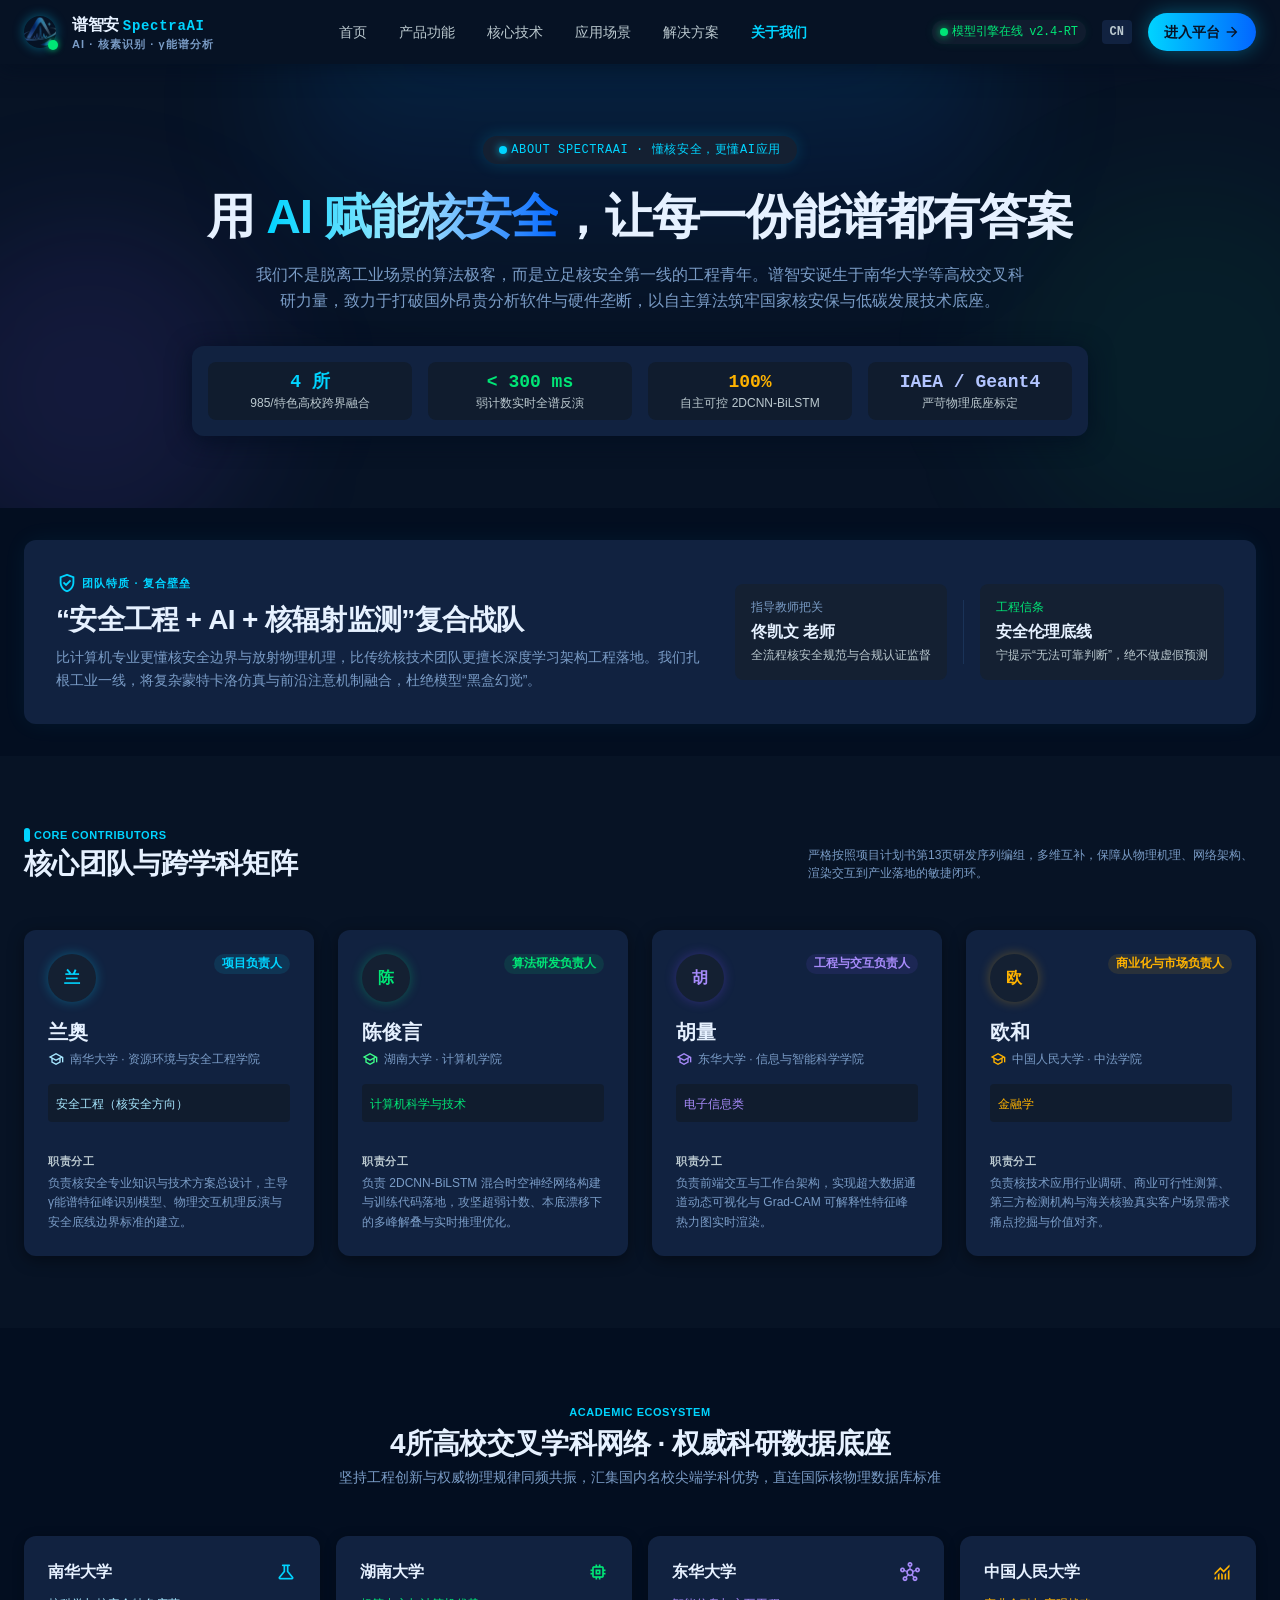
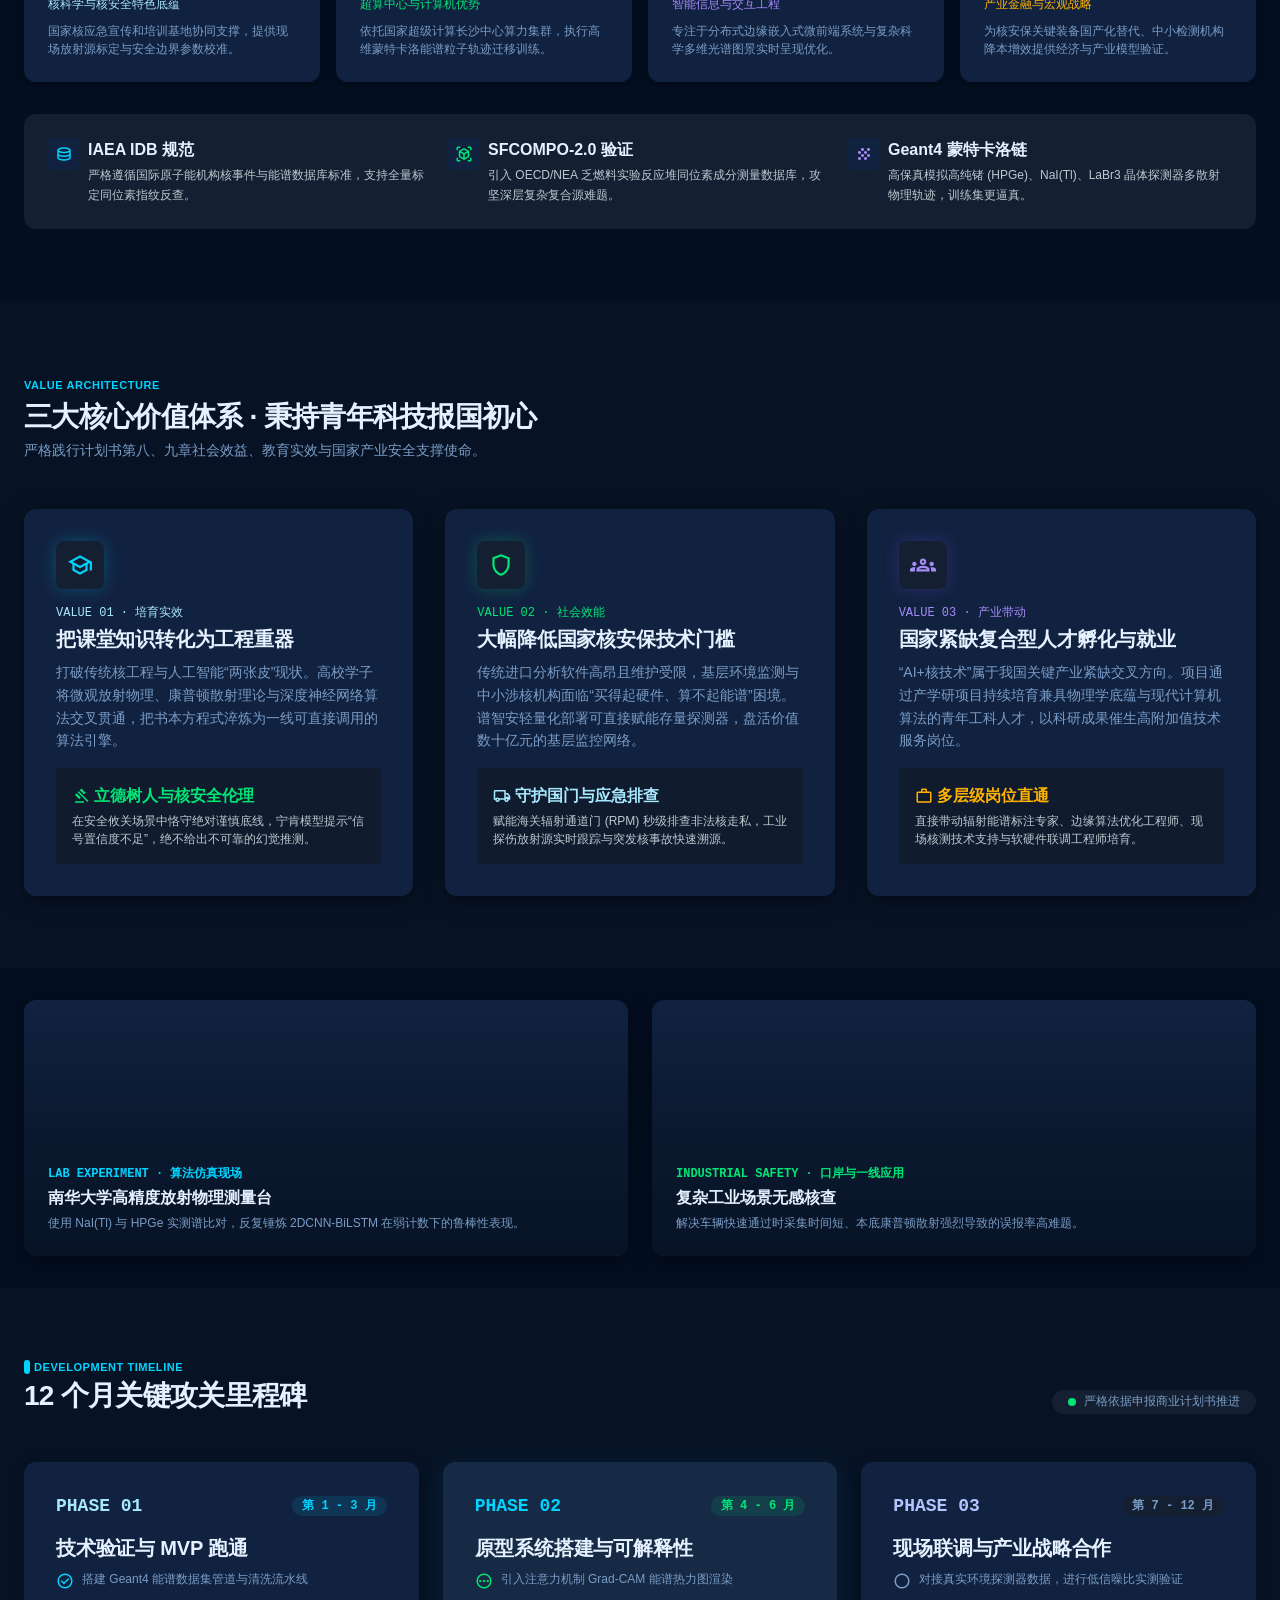
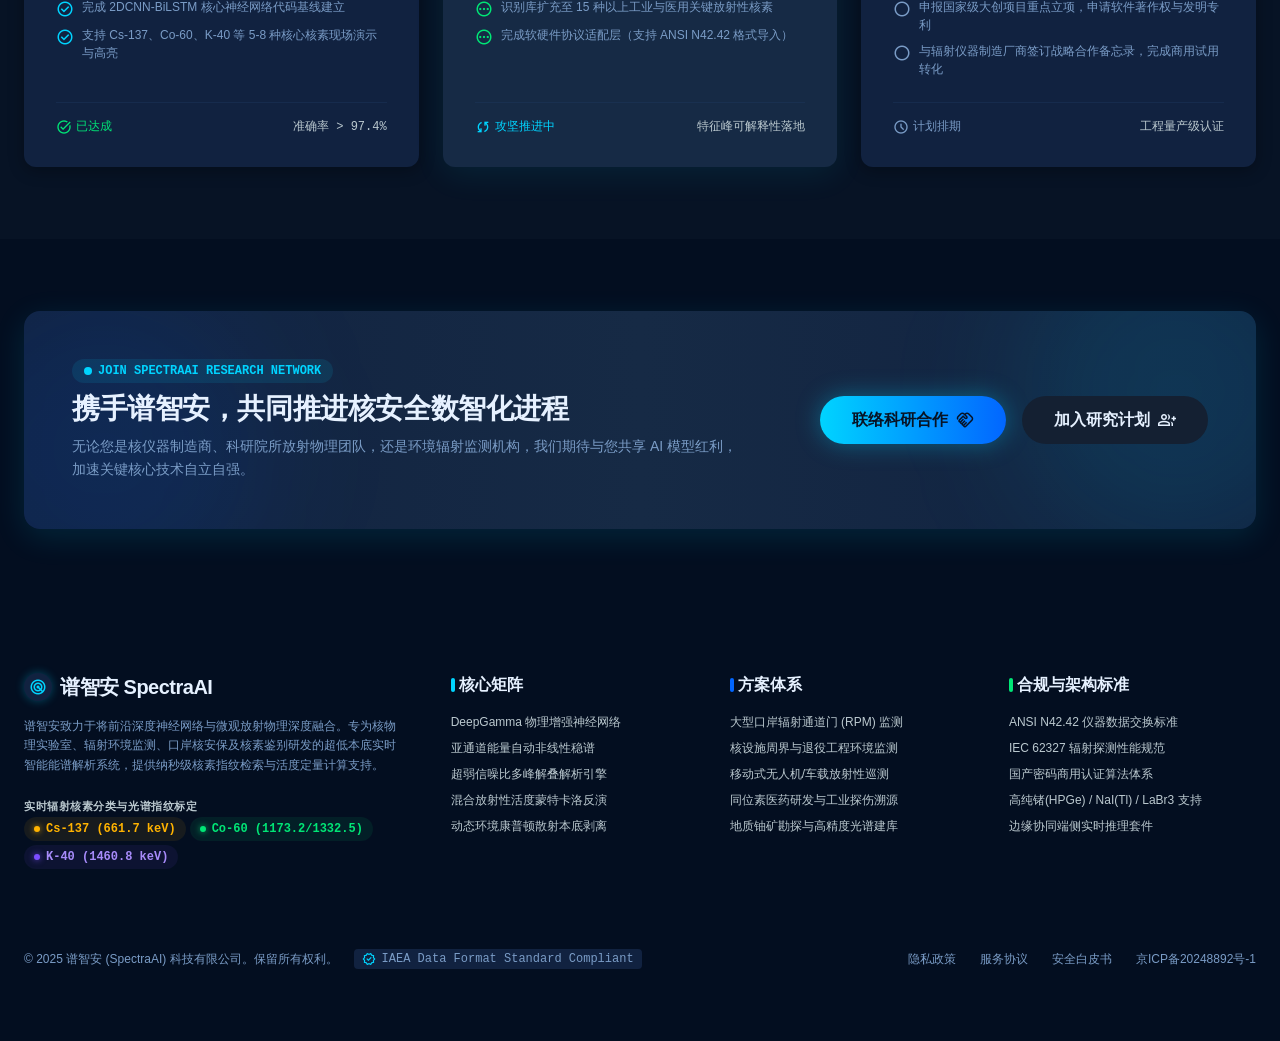
<file: about.html>
<!DOCTYPE html><html class="dark" lang="zh-CN"><head><meta charset="UTF-8"><meta content="width=device-width, initial-scale=1.0" name="viewport"><meta content="web_standard" name="shell-type"><style>@layer base{html,body{margin:0;padding:0;}body{overscroll-behavior:none;}main>:first-child{margin-top:0!important;}main>:last-child{margin-bottom:0!important;}}::-webkit-scrollbar{display:none;}</style><script src="assets/tailwind.js"></script><script id="tailwind-config">tailwind.config={darkMode:"class",theme:{extend:{colors:{"text-secondary":"#7A9CC6","inverse-surface":"#d7e3fc","tertiary-container":"#00e073","on-tertiary-fixed":"#00210b","on-primary-container":"#00586b","surface-container":"#142032","surface-container-low":"#101c2e","on-error-container":"#ffdad6","status-success":"#00E676","inverse-primary":"#00677e","error-container":"#93000a","secondary":"#b3c5ff","border-subtle":"#1E3A5F","tertiary":"#3efe8a","status-warning":"#FFB300","tertiary-fixed-dim":"#00e475","surface-panel":"#112240","surface-container-lowest":"#030e20","bg-canvas":"#0A1628","on-primary-fixed-variant":"#004e5f","text-primary":"#E6F1FF","surface-bright":"#2e394d","background":"#071325","primary-container":"#00d4ff","surface-tint":"#3cd7ff","surface-variant":"#2a3548","secondary-container":"#0266ff","surface-container-high":"#1f2a3d","surface":"#071325","on-secondary-fixed-variant":"#003fa4","on-tertiary-fixed-variant":"#005226","on-surface-variant":"#bbc9cf","isotope-co60":"#00E676","on-secondary":"#002b75","on-surface":"#d7e3fc","primary-fixed":"#b4ebff","on-primary-fixed":"#001f27","on-error":"#690005","secondary-fixed-dim":"#b3c5ff","border-highlight":"#24466E","surface-dim":"#071325","inverse-on-surface":"#253144","on-background":"#d7e3fc","surface-hover":"#1A3358","bg-elevated":"#0D1B2A","outline-variant":"#3c494e","secondary-fixed":"#dae1ff","on-tertiary":"#003918","outline":"#859398","on-tertiary-container":"#005d2c","on-secondary-fixed":"#001849","primary":"#a8e8ff","tertiary-fixed":"#62ff96","isotope-k40":"#7C4DFF","on-secondary-container":"#f9f7ff","isotope-cs137":"#FFB300","error":"#ffb4ab","surface-card":"#162A45","surface-container-highest":"#2a3548","primary-fixed-dim":"#3cd7ff","on-primary":"#003642"},borderRadius:{DEFAULT:"0.25rem",lg:"0.5rem",xl:"0.75rem",full:"9999px"},spacing:{"space-xs":"0.25rem",gutter:"1.25rem","space-xl":"2rem","space-3xl":"4.5rem","space-2xl":"3rem","space-sm":"0.5rem","gutter-desktop":"1.5rem","margin-desktop":"2.5rem","space-lg":"1.5rem","space-md":"1rem",margin:"1.5rem"},fontFamily:{"mono-data-md":["SFMono-Regular","Consolas","Menlo","monospace"],"mono-data-sm":["SFMono-Regular","Consolas","Menlo","monospace"],"headline-md":["-apple-system","BlinkMacSystemFont","PingFang SC","Microsoft YaHei","sans-serif"],"body-md":["-apple-system","BlinkMacSystemFont","PingFang SC","Microsoft YaHei","sans-serif"],"display-hero":["-apple-system","BlinkMacSystemFont","PingFang SC","Microsoft YaHei","sans-serif"],"headline-sm":["-apple-system","BlinkMacSystemFont","PingFang SC","Microsoft YaHei","sans-serif"],"body-lg":["-apple-system","BlinkMacSystemFont","PingFang SC","Microsoft YaHei","sans-serif"],"body-sm":["-apple-system","BlinkMacSystemFont","PingFang SC","Microsoft YaHei","sans-serif"],"label-caps":["-apple-system","BlinkMacSystemFont","PingFang SC","Microsoft YaHei","sans-serif"],"mono-data-lg":["SFMono-Regular","Consolas","Menlo","monospace"],"display-hero-mobile":["-apple-system","BlinkMacSystemFont","PingFang SC","Microsoft YaHei","sans-serif"],"headline-lg":["-apple-system","BlinkMacSystemFont","PingFang SC","Microsoft YaHei","sans-serif"]},fontSize:{"mono-data-md":["14px",{lineHeight:"20px",fontWeight:"500"}],"mono-data-sm":["12px",{lineHeight:"16px",fontWeight:"500"}],"headline-md":["20px",{lineHeight:"28px",letterSpacing:"-0.01em",fontWeight:"600"}],"body-md":["14px",{lineHeight:"22px",fontWeight:"400"}],"display-hero":["48px",{lineHeight:"58px",letterSpacing:"-0.02em",fontWeight:"800"}],"headline-sm":["16px",{lineHeight:"24px",fontWeight:"600"}],"body-lg":["16px",{lineHeight:"26px",fontWeight:"400"}],"body-sm":["12px",{lineHeight:"18px",fontWeight:"400"}],"label-caps":["11px",{lineHeight:"14px",letterSpacing:"0.08em",fontWeight:"700"}],"mono-data-lg":["18px",{lineHeight:"24px",fontWeight:"600"}],"display-hero-mobile":["32px",{lineHeight:"40px",letterSpacing:"-0.01em",fontWeight:"800"}],"headline-lg":["28px",{lineHeight:"36px",letterSpacing:"-0.015em",fontWeight:"700"}]}}}}</script><link rel="stylesheet" href="assets/material-symbols.css"/></head><body class="bg-background font-body-md text-body-md text-on-surface antialiased selection:bg-primary-container selection:text-on-primary-container"><header class="fixed top-0 left-0 w-full z-50 bg-background/90 backdrop-blur-xl shadow-[0_4px_20px_rgba(3,14,32,0.6)]"><div class="h-16 max-w-[1440px] mx-auto px-margin flex items-center justify-between gap-space-lg"><div class="flex items-center gap-space-md shrink-0"><div class="relative flex items-center justify-center"><img alt="SpectraAI" class="w-8 h-8 rounded-full object-cover shadow-[0_0_12px_rgba(0,212,255,0.4)]" src="assets/logo-mark.png"><span class="absolute -bottom-0.5 -right-0.5 w-2.5 h-2.5 rounded-full bg-status-success shadow-[0_0_6px_rgba(0,230,118,0.8)]"></span></div><div class="flex flex-col"><div class="flex items-baseline gap-space-xs"><span class="font-headline-sm text-headline-sm text-text-primary tracking-tight">谱智安</span><span class="font-mono-data-md text-mono-data-md text-primary-container tracking-wider font-semibold">SpectraAI</span></div><span class="font-label-caps text-label-caps text-text-secondary tracking-widest">AI · 核素识别 · γ能谱分析</span></div></div><nav class="hidden xl:flex items-center gap-space-xl" data-active-classes="text-primary-container font-semibold"><a class="text-on-surface-variant hover:text-on-surface transition-colors font-body-md text-body-md py-space-xs" data-path="home" href="index.html">首页</a><a class="text-on-surface-variant hover:text-on-surface transition-colors font-body-md text-body-md py-space-xs" data-path="features" href="product-features.html">产品功能</a><a class="text-on-surface-variant hover:text-on-surface transition-colors font-body-md text-body-md py-space-xs" data-path="technology" href="core-technology.html">核心技术</a><a class="text-on-surface-variant hover:text-on-surface transition-colors font-body-md text-body-md py-space-xs" data-path="scenarios" href="application-scenarios.html">应用场景</a><a class="text-on-surface-variant hover:text-on-surface transition-colors font-body-md text-body-md py-space-xs" data-path="solutions" href="solutions.html">解决方案</a><a aria-current="page" class="transition-colors py-space-xs text-primary-container font-semibold" data-path="about" href="about.html">关于我们</a></nav><div class="flex items-center gap-space-md shrink-0"><div class="hidden sm:flex items-center gap-space-xs px-space-sm py-1 rounded-full bg-surface-container-low shadow-[0_0_10px_rgba(0,230,118,0.08)]"><span class="w-2 h-2 rounded-full bg-status-success animate-pulse shadow-[0_0_8px_rgba(0,230,118,0.9)]"></span><span class="font-mono-data-sm text-mono-data-sm text-status-success tracking-tight">模型引擎在线 v2.4-RT</span></div><div class="flex items-center px-space-sm py-1 rounded bg-surface-panel text-on-surface-variant hover:text-text-primary hover:bg-surface-hover cursor-pointer transition-colors"><span class="font-mono-data-sm text-mono-data-sm font-semibold">CN</span></div><a class="group relative inline-flex items-center gap-space-xs px-space-md py-2 rounded-full bg-gradient-to-r from-primary-container to-secondary-container text-background font-headline-sm text-headline-sm font-bold shadow-[0_0_20px_rgba(0,212,255,0.35)] hover:shadow-[0_0_28px_rgba(0,212,255,0.55)] transition-all duration-200 hover:brightness-110" data-path="console" href="platform.html"><span class="font-body-md text-body-md font-semibold text-background">进入平台</span><span class="material-symbols-outlined text-[16px] text-background transition-transform duration-200 group-hover:translate-x-0.5">arrow_forward</span></a></div></div></header><main class="w-full pt-16 bg-background min-h-screen"><div class="flex flex-col w-full">
<!-- Hero Section -->
<section class="relative w-full overflow-hidden py-space-3xl px-margin bg-background">
<!-- Ambient Radial Accents -->
<div class="absolute -top-32 left-1/2 -translate-x-1/2 w-[720px] h-[360px] bg-gradient-to-b from-primary-container/15 via-secondary-container/10 to-transparent blur-3xl pointer-events-none rounded-full"></div>
<div class="absolute top-1/4 right-[-100px] w-[380px] h-[380px] bg-isotope-co60/5 blur-3xl pointer-events-none rounded-full"></div>
<div class="absolute bottom-[-50px] left-[-80px] w-[340px] h-[340px] bg-isotope-k40/10 blur-3xl pointer-events-none rounded-full"></div>
<div class="relative max-w-[1440px] mx-auto flex flex-col items-center text-center">
<!-- Eyebrow Badge -->
<div class="inline-flex items-center gap-space-xs px-space-md py-1.5 rounded-full bg-surface-container shadow-[0_0_16px_rgba(0,212,255,0.18)] mb-space-lg">
<span class="w-2 h-2 rounded-full bg-primary-container shadow-[0_0_8px_rgba(0,212,255,0.9)] animate-pulse"></span>
<span class="font-mono-data-sm text-mono-data-sm text-primary-container tracking-wider uppercase">ABOUT SPECTRAAI · 懂核安全，更懂AI应用</span>
</div>
<!-- Main Slogan -->
<h1 class="font-display-hero text-display-hero text-text-primary max-w-4xl tracking-tight mb-space-md">
        用 <span class="text-transparent bg-clip-text bg-gradient-to-r from-primary-container via-primary to-secondary-container">AI 赋能核安全</span>，让每一份能谱都有答案
      </h1>
<!-- Subtitle -->
<p class="font-body-lg text-body-lg text-text-secondary max-w-3xl leading-relaxed mb-space-xl">
        我们不是脱离工业场景的算法极客，而是立足核安全第一线的工程青年。谱智安诞生于南华大学等高校交叉科研力量，致力于打破国外昂贵分析软件与硬件垄断，以自主算法筑牢国家核安保与低碳发展技术底座。
      </p>
<!-- Key Stat Ribbon -->
<div class="grid grid-cols-2 md:grid-cols-4 gap-space-md w-full max-w-4xl p-space-md rounded-xl bg-surface-panel shadow-[0_4px_24px_rgba(3,14,32,0.8)]">
<div class="flex flex-col items-center justify-center p-space-sm bg-surface-container-low rounded-lg">
<span class="font-mono-data-lg text-mono-data-lg text-primary-container font-bold">4 所</span>
<span class="font-body-sm text-body-sm text-on-surface-variant">985/特色高校跨界融合</span>
</div>
<div class="flex flex-col items-center justify-center p-space-sm bg-surface-container-low rounded-lg">
<span class="font-mono-data-lg text-mono-data-lg text-status-success font-bold">&lt; 300 ms</span>
<span class="font-body-sm text-body-sm text-on-surface-variant">弱计数实时全谱反演</span>
</div>
<div class="flex flex-col items-center justify-center p-space-sm bg-surface-container-low rounded-lg">
<span class="font-mono-data-lg text-mono-data-lg text-isotope-cs137 font-bold">100%</span>
<span class="font-body-sm text-body-sm text-on-surface-variant">自主可控 2DCNN-BiLSTM</span>
</div>
<div class="flex flex-col items-center justify-center p-space-sm bg-surface-container-low rounded-lg">
<span class="font-mono-data-lg text-mono-data-lg text-secondary font-bold">IAEA / Geant4</span>
<span class="font-body-sm text-body-sm text-on-surface-variant">严苛物理底座标定</span>
</div>
</div>
</div>
</section>
<!-- Team Positioning Callout -->
<section class="w-full py-space-xl px-margin bg-surface-container-lowest">
<div class="max-w-[1440px] mx-auto">
<div class="p-space-xl rounded-xl bg-surface-panel shadow-[0_0_24px_rgba(0,212,255,0.06)] flex flex-col lg:flex-row items-center justify-between gap-space-xl">
<div class="flex flex-col gap-space-sm max-w-2xl">
<div class="flex items-center gap-space-xs">
<span class="material-symbols-outlined text-primary-container text-[22px]">verified_user</span>
<span class="font-label-caps text-label-caps text-primary-container tracking-widest uppercase">团队特质 · 复合壁垒</span>
</div>
<h2 class="font-headline-lg text-headline-lg text-text-primary tracking-tight">
            “安全工程 + AI + 核辐射监测”复合战队
          </h2>
<p class="font-body-md text-body-md text-text-secondary leading-relaxed">
            比计算机专业更懂核安全边界与放射物理机理，比传统核技术团队更擅长深度学习架构工程落地。我们扎根工业一线，将复杂蒙特卡洛仿真与前沿注意机制融合，杜绝模型“黑盒幻觉”。
          </p>
</div>
<div class="flex items-center gap-space-md shrink-0">
<div class="flex flex-col items-start p-space-md rounded-lg bg-surface-container">
<span class="font-mono-data-sm text-mono-data-sm text-text-secondary">指导教师把关</span>
<span class="font-headline-sm text-headline-sm text-text-primary font-bold mt-1">佟凯文 老师</span>
<span class="font-body-sm text-body-sm text-on-surface-variant mt-0.5">全流程核安全规范与合规认证监督</span>
</div>
<div class="w-px h-16 bg-surface-hover hidden sm:block"></div>
<div class="flex flex-col items-start p-space-md rounded-lg bg-surface-container">
<span class="font-mono-data-sm text-mono-data-sm text-status-success">工程信条</span>
<span class="font-headline-sm text-headline-sm text-text-primary font-bold mt-1">安全伦理底线</span>
<span class="font-body-sm text-body-sm text-on-surface-variant mt-0.5">宁提示“无法可靠判断”，绝不做虚假预测</span>
</div>
</div>
</div>
</div>
</section>
<!-- Core Team Grid -->
<section class="w-full py-space-3xl px-margin bg-background">
<div class="max-w-[1440px] mx-auto">
<div class="flex flex-col md:flex-row md:items-end justify-between mb-space-2xl gap-space-md">
<div>
<div class="flex items-center gap-space-xs mb-space-xs">
<span class="w-1.5 h-3.5 rounded-full bg-primary-container"></span>
<span class="font-label-caps text-label-caps text-primary-container tracking-wider uppercase">CORE CONTRIBUTORS</span>
</div>
<h2 class="font-headline-lg text-headline-lg text-text-primary font-bold tracking-tight">
            核心团队与跨学科矩阵
          </h2>
</div>
<p class="font-body-sm text-body-sm text-text-secondary max-w-md">
          严格按照项目计划书第13页研发序列编组，多维互补，保障从物理机理、网络架构、渲染交互到产业落地的敏捷闭环。
        </p>
</div>
<div class="grid grid-cols-1 md:grid-cols-2 lg:grid-cols-4 gap-space-lg">
<!-- 1. 兰奥 -->
<div class="group relative flex flex-col p-space-lg rounded-xl bg-surface-panel shadow-[0_4px_16px_rgba(0,0,0,0.4)] transition-all duration-300 hover:bg-surface-card hover:shadow-[0_8px_32px_rgba(0,212,255,0.12)]">
<div class="flex items-start justify-between mb-space-md">
<div class="w-12 h-12 rounded-full bg-surface-container flex items-center justify-center text-primary-container font-headline-sm text-headline-sm font-bold shadow-[0_0_12px_rgba(0,212,255,0.3)]">
              兰
            </div>
<span class="px-space-sm py-0.5 rounded-full bg-primary-container/10 text-primary-container font-mono-data-sm text-mono-data-sm font-semibold">
              项目负责人
            </span>
</div>
<h3 class="font-headline-md text-headline-md text-text-primary font-bold mb-1">兰奥</h3>
<div class="flex items-center gap-1.5 text-text-secondary font-body-sm text-body-sm mb-space-md">
<span class="material-symbols-outlined text-[16px] text-primary">school</span>
<span class="">南华大学 · 资源环境与安全工程学院</span>
</div>
<div class="mb-space-md p-space-sm rounded bg-surface-container-low">
<span class="font-mono-data-sm text-mono-data-sm text-primary">安全工程（核安全方向）</span>
</div>
<div class="flex flex-col gap-1.5 mt-auto pt-space-md">
<span class="font-label-caps text-label-caps text-on-surface-variant uppercase tracking-wider">职责分工</span>
<p class="font-body-sm text-body-sm text-text-secondary leading-relaxed">
              负责核安全专业知识与技术方案总设计，主导γ能谱特征峰识别模型、物理交互机理反演与安全底线边界标准的建立。
            </p>
</div>
</div>
<!-- 2. 陈俊言 -->
<div class="group relative flex flex-col p-space-lg rounded-xl bg-surface-panel shadow-[0_4px_16px_rgba(0,0,0,0.4)] transition-all duration-300 hover:bg-surface-card hover:shadow-[0_8px_32px_rgba(0,230,118,0.12)]">
<div class="flex items-start justify-between mb-space-md">
<div class="w-12 h-12 rounded-full bg-surface-container flex items-center justify-center text-status-success font-headline-sm text-headline-sm font-bold shadow-[0_0_12px_rgba(0,230,118,0.3)]">
              陈
            </div>
<span class="px-space-sm py-0.5 rounded-full bg-status-success/10 text-status-success font-mono-data-sm text-mono-data-sm font-semibold">
              算法研发负责人
            </span>
</div>
<h3 class="font-headline-md text-headline-md text-text-primary font-bold mb-1">陈俊言</h3>
<div class="flex items-center gap-1.5 text-text-secondary font-body-sm text-body-sm mb-space-md">
<span class="material-symbols-outlined text-[16px] text-tertiary">school</span>
<span class="">湖南大学 · 计算机学院</span>
</div>
<div class="mb-space-md p-space-sm rounded bg-surface-container-low">
<span class="font-mono-data-sm text-mono-data-sm text-status-success">计算机科学与技术</span>
</div>
<div class="flex flex-col gap-1.5 mt-auto pt-space-md">
<span class="font-label-caps text-label-caps text-on-surface-variant uppercase tracking-wider">职责分工</span>
<p class="font-body-sm text-body-sm text-text-secondary leading-relaxed">
              负责 2DCNN-BiLSTM 混合时空神经网络构建与训练代码落地，攻坚超弱计数、本底漂移下的多峰解叠与实时推理优化。
            </p>
</div>
</div>
<!-- 3. 胡量 -->
<div class="group relative flex flex-col p-space-lg rounded-xl bg-surface-panel shadow-[0_4px_16px_rgba(0,0,0,0.4)] transition-all duration-300 hover:bg-surface-card hover:shadow-[0_8px_32px_rgba(124,77,255,0.12)]">
<div class="flex items-start justify-between mb-space-md">
<div class="w-12 h-12 rounded-full bg-surface-container flex items-center justify-center text-[#A78BFA] font-headline-sm text-headline-sm font-bold shadow-[0_0_12px_rgba(124,77,255,0.3)]">
              胡
            </div>
<span class="px-space-sm py-0.5 rounded-full bg-isotope-k40/10 text-[#A78BFA] font-mono-data-sm text-mono-data-sm font-semibold">
              工程与交互负责人
            </span>
</div>
<h3 class="font-headline-md text-headline-md text-text-primary font-bold mb-1">胡量</h3>
<div class="flex items-center gap-1.5 text-text-secondary font-body-sm text-body-sm mb-space-md">
<span class="material-symbols-outlined text-[16px] text-[#A78BFA]">school</span>
<span class="">东华大学 · 信息与智能科学学院</span>
</div>
<div class="mb-space-md p-space-sm rounded bg-surface-container-low">
<span class="font-mono-data-sm text-mono-data-sm text-[#A78BFA]">电子信息类</span>
</div>
<div class="flex flex-col gap-1.5 mt-auto pt-space-md">
<span class="font-label-caps text-label-caps text-on-surface-variant uppercase tracking-wider">职责分工</span>
<p class="font-body-sm text-body-sm text-text-secondary leading-relaxed">
              负责前端交互与工作台架构，实现超大数据通道动态可视化与 Grad-CAM 可解释性特征峰热力图实时渲染。
            </p>
</div>
</div>
<!-- 4. 欧和 -->
<div class="group relative flex flex-col p-space-lg rounded-xl bg-surface-panel shadow-[0_4px_16px_rgba(0,0,0,0.4)] transition-all duration-300 hover:bg-surface-card hover:shadow-[0_8px_32px_rgba(255,179,0,0.12)]">
<div class="flex items-start justify-between mb-space-md">
<div class="w-12 h-12 rounded-full bg-surface-container flex items-center justify-center text-isotope-cs137 font-headline-sm text-headline-sm font-bold shadow-[0_0_12px_rgba(255,179,0,0.3)]">
              欧
            </div>
<span class="px-space-sm py-0.5 rounded-full bg-isotope-cs137/10 text-isotope-cs137 font-mono-data-sm text-mono-data-sm font-semibold">
              商业化与市场负责人
            </span>
</div>
<h3 class="font-headline-md text-headline-md text-text-primary font-bold mb-1">欧和</h3>
<div class="flex items-center gap-1.5 text-text-secondary font-body-sm text-body-sm mb-space-md">
<span class="material-symbols-outlined text-[16px] text-isotope-cs137">school</span>
<span class="">中国人民大学 · 中法学院</span>
</div>
<div class="mb-space-md p-space-sm rounded bg-surface-container-low">
<span class="font-mono-data-sm text-mono-data-sm text-isotope-cs137">金融学</span>
</div>
<div class="flex flex-col gap-1.5 mt-auto pt-space-md">
<span class="font-label-caps text-label-caps text-on-surface-variant uppercase tracking-wider">职责分工</span>
<p class="font-body-sm text-body-sm text-text-secondary leading-relaxed">
              负责核技术应用行业调研、商业可行性测算、第三方检测机构与海关核验真实客户场景需求痛点挖掘与价值对齐。
            </p>
</div>
</div>
</div>
</div>
</section>
<!-- Academic Matrix & Open Data Standards -->
<section class="w-full py-space-3xl px-margin bg-surface-container-lowest">
<div class="max-w-[1440px] mx-auto">
<div class="text-center max-w-3xl mx-auto mb-space-2xl">
<span class="font-label-caps text-label-caps text-primary-container tracking-wider uppercase">ACADEMIC ECOSYSTEM</span>
<h2 class="font-headline-lg text-headline-lg text-text-primary font-bold tracking-tight mt-space-xs">
          4所高校交叉学科网络 · 权威科研数据底座
        </h2>
<p class="font-body-md text-body-md text-text-secondary mt-space-xs">
          坚持工程创新与权威物理规律同频共振，汇集国内名校尖端学科优势，直连国际核物理数据库标准
        </p>
</div>
<!-- Campus Grid -->
<div class="grid grid-cols-1 md:grid-cols-2 lg:grid-cols-4 gap-space-md mb-space-xl">
<div class="p-space-lg rounded-xl bg-surface-panel shadow-[0_2px_12px_rgba(0,0,0,0.3)]">
<div class="flex items-center justify-between mb-space-sm">
<span class="font-headline-sm text-headline-sm text-text-primary font-bold">南华大学</span>
<span class="material-symbols-outlined text-primary-container text-[20px]">science</span>
</div>
<span class="font-mono-data-sm text-mono-data-sm text-primary">核科学与核安全特色底蕴</span>
<p class="font-body-sm text-body-sm text-text-secondary mt-2">
            国家核应急宣传和培训基地协同支撑，提供现场放射源标定与安全边界参数校准。
          </p>
</div>
<div class="p-space-lg rounded-xl bg-surface-panel shadow-[0_2px_12px_rgba(0,0,0,0.3)]">
<div class="flex items-center justify-between mb-space-sm">
<span class="font-headline-sm text-headline-sm text-text-primary font-bold">湖南大学</span>
<span class="material-symbols-outlined text-status-success text-[20px]">memory</span>
</div>
<span class="font-mono-data-sm text-mono-data-sm text-status-success">超算中心与计算机优势</span>
<p class="font-body-sm text-body-sm text-text-secondary mt-2">
            依托国家超级计算长沙中心算力集群，执行高维蒙特卡洛能谱粒子轨迹迁移训练。
          </p>
</div>
<div class="p-space-lg rounded-xl bg-surface-panel shadow-[0_2px_12px_rgba(0,0,0,0.3)]">
<div class="flex items-center justify-between mb-space-sm">
<span class="font-headline-sm text-headline-sm text-text-primary font-bold">东华大学</span>
<span class="material-symbols-outlined text-[#A78BFA] text-[20px]">hub</span>
</div>
<span class="font-mono-data-sm text-mono-data-sm text-[#A78BFA]">智能信息与交互工程</span>
<p class="font-body-sm text-body-sm text-text-secondary mt-2">
            专注于分布式边缘嵌入式微前端系统与复杂科学多维光谱图景实时呈现优化。
          </p>
</div>
<div class="p-space-lg rounded-xl bg-surface-panel shadow-[0_2px_12px_rgba(0,0,0,0.3)]">
<div class="flex items-center justify-between mb-space-sm">
<span class="font-headline-sm text-headline-sm text-text-primary font-bold">中国人民大学</span>
<span class="material-symbols-outlined text-isotope-cs137 text-[20px]">monitoring</span>
</div>
<span class="font-mono-data-sm text-mono-data-sm text-isotope-cs137">产业金融与宏观战略</span>
<p class="font-body-sm text-body-sm text-text-secondary mt-2">
            为核安保关键装备国产化替代、中小检测机构降本增效提供经济与产业模型验证。
          </p>
</div>
</div>
<!-- Verified Data Benchmarks Banner -->
<div class="grid grid-cols-1 md:grid-cols-3 gap-space-md p-space-lg rounded-xl bg-surface-container">
<div class="flex items-start gap-space-sm">
<div class="w-8 h-8 rounded bg-surface-panel flex items-center justify-center text-primary-container shrink-0">
<span class="material-symbols-outlined text-[18px]">database</span>
</div>
<div>
<h4 class="font-headline-sm text-headline-sm text-text-primary font-semibold">IAEA IDB 规范</h4>
<p class="font-body-sm text-body-sm text-on-surface-variant mt-1 leading-relaxed">
              严格遵循国际原子能机构核事件与能谱数据库标准，支持全量标定同位素指纹反查。
            </p>
</div>
</div>
<div class="flex items-start gap-space-sm">
<div class="w-8 h-8 rounded bg-surface-panel flex items-center justify-center text-status-success shrink-0">
<span class="material-symbols-outlined text-[18px]">view_in_ar</span>
</div>
<div>
<h4 class="font-headline-sm text-headline-sm text-text-primary font-semibold">SFCOMPO-2.0 验证</h4>
<p class="font-body-sm text-body-sm text-on-surface-variant mt-1 leading-relaxed">
              引入 OECD/NEA 乏燃料实验反应堆同位素成分测量数据库，攻坚深层复杂复合源难题。
            </p>
</div>
</div>
<div class="flex items-start gap-space-sm">
<div class="w-8 h-8 rounded bg-surface-panel flex items-center justify-center text-[#A78BFA] shrink-0">
<span class="material-symbols-outlined text-[18px]">grain</span>
</div>
<div>
<h4 class="font-headline-sm text-headline-sm text-text-primary font-semibold">Geant4 蒙特卡洛链</h4>
<p class="font-body-sm text-body-sm text-on-surface-variant mt-1 leading-relaxed">
              高保真模拟高纯锗 (HPGe)、NaI(Tl)、LaBr3 晶体探测器多散射物理轨迹，训练集更逼真。
            </p>
</div>
</div>
</div>
</div>
</section>
<!-- Triple Core Value Pillars (Chapters 8 & 9) -->
<section class="w-full py-space-3xl px-margin bg-background">
<div class="max-w-[1440px] mx-auto">
<div class="max-w-2xl mb-space-2xl">
<span class="font-label-caps text-label-caps text-primary-container tracking-wider uppercase">VALUE ARCHITECTURE</span>
<h2 class="font-headline-lg text-headline-lg text-text-primary font-bold tracking-tight mt-space-xs">
          三大核心价值体系 · 秉持青年科技报国初心
        </h2>
<p class="font-body-md text-body-md text-text-secondary mt-space-xs">
          严格践行计划书第八、九章社会效益、教育实效与国家产业安全支撑使命。
        </p>
</div>
<div class="grid grid-cols-1 lg:grid-cols-3 gap-space-xl">
<!-- Value 1 -->
<div class="flex flex-col p-space-xl rounded-xl bg-surface-panel shadow-[0_4px_20px_rgba(0,0,0,0.5)]">
<div class="w-12 h-12 rounded-lg bg-surface-container flex items-center justify-center text-primary-container mb-space-md shadow-[0_0_16px_rgba(0,212,255,0.25)]">
<span class="material-symbols-outlined text-[26px]">school</span>
</div>
<span class="font-mono-data-sm text-mono-data-sm text-primary mb-1">VALUE 01 · 培育实效</span>
<h3 class="font-headline-md text-headline-md text-text-primary font-bold mb-space-sm">
            把课堂知识转化为工程重器
          </h3>
<p class="font-body-md text-body-md text-text-secondary leading-relaxed mb-space-md">
            打破传统核工程与人工智能“两张皮”现状。高校学子将微观放射物理、康普顿散射理论与深度神经网络算法交叉贯通，把书本方程式淬炼为一线可直接调用的算法引擎。
          </p>
<div class="mt-auto p-space-md rounded bg-surface-container-low flex flex-col gap-1">
<span class="font-headline-sm text-headline-sm text-status-success font-semibold flex items-center gap-1">
<span class="material-symbols-outlined text-[18px]">gavel</span>
              立德树人与核安全伦理
            </span>
<span class="font-body-sm text-body-sm text-on-surface-variant">
              在安全攸关场景中恪守绝对谨慎底线，宁肯模型提示“信号置信度不足”，绝不给出不可靠的幻觉推测。
            </span>
</div>
</div>
<!-- Value 2 -->
<div class="flex flex-col p-space-xl rounded-xl bg-surface-panel shadow-[0_4px_20px_rgba(0,0,0,0.5)]">
<div class="w-12 h-12 rounded-lg bg-surface-container flex items-center justify-center text-status-success mb-space-md shadow-[0_0_16px_rgba(0,230,118,0.25)]">
<span class="material-symbols-outlined text-[26px]">shield</span>
</div>
<span class="font-mono-data-sm text-mono-data-sm text-status-success mb-1">VALUE 02 · 社会效能</span>
<h3 class="font-headline-md text-headline-md text-text-primary font-bold mb-space-sm">
            大幅降低国家核安保技术门槛
          </h3>
<p class="font-body-md text-body-md text-text-secondary leading-relaxed mb-space-md">
            传统进口分析软件高昂且维护受限，基层环境监测与中小涉核机构面临“买得起硬件、算不起能谱”困境。谱智安轻量化部署可直接赋能存量探测器，盘活价值数十亿元的基层监控网络。
          </p>
<div class="mt-auto p-space-md rounded bg-surface-container-low flex flex-col gap-1">
<span class="font-headline-sm text-headline-sm text-primary font-semibold flex items-center gap-1">
<span class="material-symbols-outlined text-[18px]">local_shipping</span>
              守护国门与应急排查
            </span>
<span class="font-body-sm text-body-sm text-on-surface-variant">
              赋能海关辐射通道门 (RPM) 秒级排查非法核走私，工业探伤放射源实时跟踪与突发核事故快速溯源。
            </span>
</div>
</div>
<!-- Value 3 -->
<div class="flex flex-col p-space-xl rounded-xl bg-surface-panel shadow-[0_4px_20px_rgba(0,0,0,0.5)]">
<div class="w-12 h-12 rounded-lg bg-surface-container flex items-center justify-center text-[#A78BFA] mb-space-md shadow-[0_0_16px_rgba(124,77,255,0.25)]">
<span class="material-symbols-outlined text-[26px]">groups</span>
</div>
<span class="font-mono-data-sm text-mono-data-sm text-[#A78BFA] mb-1">VALUE 03 · 产业带动</span>
<h3 class="font-headline-md text-headline-md text-text-primary font-bold mb-space-sm">
            国家紧缺复合型人才孵化与就业
          </h3>
<p class="font-body-md text-body-md text-text-secondary leading-relaxed mb-space-md">
            “AI+核技术”属于我国关键产业紧缺交叉方向。项目通过产学研项目持续培育兼具物理学底蕴与现代计算机算法的青年工科人才，以科研成果催生高附加值技术服务岗位。
          </p>
<div class="mt-auto p-space-md rounded bg-surface-container-low flex flex-col gap-1">
<span class="font-headline-sm text-headline-sm text-isotope-cs137 font-semibold flex items-center gap-1">
<span class="material-symbols-outlined text-[18px]">work</span>
              多层级岗位直通
            </span>
<span class="font-body-sm text-body-sm text-on-surface-variant">
              直接带动辐射能谱标注专家、边缘算法优化工程师、现场核测技术支持与软硬件联调工程师培育。
            </span>
</div>
</div>
</div>
</div>
</section>
<!-- Visual Highlight Banner (Lab & Field Research) -->
<section class="w-full py-space-xl px-margin bg-surface-container-lowest">
<div class="max-w-[1440px] mx-auto grid grid-cols-1 md:grid-cols-2 gap-space-lg">
<div class="relative overflow-hidden rounded-xl h-64 bg-surface-panel shadow-[0_4px_20px_rgba(0,0,0,0.4)] flex items-end p-space-lg">
<div class="absolute inset-0 bg-cover bg-center" data-alt="High-tech nuclear physics and radiation detection laboratory at night. A young Asian nuclear engineering student monitors multi-channel gamma spectrometers with glowing blue and green phosphor screens. Cobalt-60 and Cesium-137 calibration equipment sits under subdued volumetric laboratory lighting with clean blue sci-fi tones." style="background-image: url('https://lh3.googleusercontent.com/aida-public/[base64]')"></div>
<div class="absolute inset-0 bg-gradient-to-t from-background via-background/60 to-transparent"></div>
<div class="relative z-10 flex flex-col">
<span class="font-mono-data-sm text-mono-data-sm text-primary-container font-semibold">LAB EXPERIMENT · 算法仿真现场</span>
<span class="font-headline-sm text-headline-sm text-text-primary font-bold mt-1">南华大学高精度放射物理测量台</span>
<p class="font-body-sm text-body-sm text-text-secondary mt-1">使用 NaI(Tl) 与 HPGe 实测谱比对，反复锤炼 2DCNN-BiLSTM 在弱计数下的鲁棒性表现。</p>
</div>
</div>
<div class="relative overflow-hidden rounded-xl h-64 bg-surface-panel shadow-[0_4px_20px_rgba(0,0,0,0.4)] flex items-end p-space-lg">
<div class="absolute inset-0 bg-cover bg-center" data-alt="Modern maritime cargo terminal security checkpoint at dusk. An industrial radiation portal monitor with blue and cyan diagnostic LED status lights inspects heavy shipping containers. Cold blue atmospheric illumination, scientific precision, professional radiation safety instrumentation backdrop." style="background-image: url('https://lh3.googleusercontent.com/aida-public/[base64]')"></div>
<div class="absolute inset-0 bg-gradient-to-t from-background via-background/60 to-transparent"></div>
<div class="relative z-10 flex flex-col">
<span class="font-mono-data-sm text-mono-data-sm text-status-success font-semibold">INDUSTRIAL SAFETY · 口岸与一线应用</span>
<span class="font-headline-sm text-headline-sm text-text-primary font-bold mt-1">复杂工业场景无感核查</span>
<p class="font-body-sm text-body-sm text-text-secondary mt-1">解决车辆快速通过时采集时间短、本底康普顿散射强烈导致的误报率高难题。</p>
</div>
</div>
</div>
</section>
<!-- 12-Month Milestone Roadmap (Plan Page 14) -->
<section class="w-full py-space-3xl px-margin bg-background">
<div class="max-w-[1440px] mx-auto">
<div class="flex flex-col md:flex-row md:items-end justify-between mb-space-2xl gap-space-md">
<div>
<div class="flex items-center gap-space-xs mb-space-xs">
<span class="w-1.5 h-3.5 rounded-full bg-primary-container"></span>
<span class="font-label-caps text-label-caps text-primary-container tracking-wider uppercase">DEVELOPMENT TIMELINE</span>
</div>
<h2 class="font-headline-lg text-headline-lg text-text-primary font-bold tracking-tight">
            12 个月关键攻关里程碑
          </h2>
</div>
<div class="inline-flex items-center gap-2 px-space-md py-1 rounded-full bg-surface-container">
<span class="w-2 h-2 rounded-full bg-status-success"></span>
<span class="font-mono-data-sm text-mono-data-sm text-text-secondary">严格依据申报商业计划书推进</span>
</div>
</div>
<!-- Roadmap Cards -->
<div class="grid grid-cols-1 lg:grid-cols-3 gap-space-lg relative">
<!-- Phase 1 -->
<div class="relative flex flex-col p-space-xl rounded-xl bg-surface-panel shadow-[0_4px_16px_rgba(0,0,0,0.3)]">
<div class="flex items-center justify-between mb-space-md">
<span class="font-mono-data-lg text-mono-data-lg text-primary font-bold">PHASE 01</span>
<span class="px-2.5 py-0.5 rounded-full bg-primary-container/10 font-mono-data-sm text-mono-data-sm text-primary-container font-semibold">第 1 - 3 月</span>
</div>
<h3 class="font-headline-md text-headline-md text-text-primary font-bold mb-space-sm">
            技术验证与 MVP 跑通
          </h3>
<ul class="flex flex-col gap-space-sm mb-space-lg font-body-sm text-body-sm text-text-secondary">
<li class="flex items-start gap-2">
<span class="material-symbols-outlined text-primary-container text-[18px] shrink-0 mt-0.5">check_circle</span>
<span class="">搭建 Geant4 能谱数据集管道与清洗流水线</span>
</li>
<li class="flex items-start gap-2">
<span class="material-symbols-outlined text-primary-container text-[18px] shrink-0 mt-0.5">check_circle</span>
<span class="">完成 2DCNN-BiLSTM 核心神经网络代码基线建立</span>
</li>
<li class="flex items-start gap-2">
<span class="material-symbols-outlined text-primary-container text-[18px] shrink-0 mt-0.5">check_circle</span>
<span class="">支持 Cs-137、Co-60、K-40 等 5-8 种核心核素现场演示与高亮</span>
</li>
</ul>
<div class="mt-auto pt-space-md border-t border-border-subtle/40 flex items-center justify-between">
<span class="font-mono-data-sm text-mono-data-sm text-status-success flex items-center gap-1">
<span class="material-symbols-outlined text-[16px]">task_alt</span> 已达成
            </span>
<span class="font-mono-data-sm text-mono-data-sm text-on-surface-variant">准确率 &gt; 97.4%</span>
</div>
</div>
<!-- Phase 2 -->
<div class="relative flex flex-col p-space-xl rounded-xl bg-surface-card shadow-[0_8px_32px_rgba(0,212,255,0.08)]">
<div class="flex items-center justify-between mb-space-md">
<span class="font-mono-data-lg text-mono-data-lg text-primary-container font-bold">PHASE 02</span>
<span class="px-2.5 py-0.5 rounded-full bg-status-success/10 font-mono-data-sm text-mono-data-sm text-status-success font-semibold">第 4 - 6 月</span>
</div>
<h3 class="font-headline-md text-headline-md text-text-primary font-bold mb-space-sm">
            原型系统搭建与可解释性
          </h3>
<ul class="flex flex-col gap-space-sm mb-space-lg font-body-sm text-body-sm text-text-secondary">
<li class="flex items-start gap-2">
<span class="material-symbols-outlined text-status-success text-[18px] shrink-0 mt-0.5">pending</span>
<span class="">引入注意力机制 Grad-CAM 能谱热力图渲染</span>
</li>
<li class="flex items-start gap-2">
<span class="material-symbols-outlined text-status-success text-[18px] shrink-0 mt-0.5">pending</span>
<span class="">识别库扩充至 15 种以上工业与医用关键放射性核素</span>
</li>
<li class="flex items-start gap-2">
<span class="material-symbols-outlined text-status-success text-[18px] shrink-0 mt-0.5">pending</span>
<span class="">完成软硬件协议适配层（支持 ANSI N42.42 格式导入）</span>
</li>
</ul>
<div class="mt-auto pt-space-md border-t border-border-subtle/40 flex items-center justify-between">
<span class="font-mono-data-sm text-mono-data-sm text-primary-container flex items-center gap-1">
<span class="material-symbols-outlined text-[16px] animate-spin">sync</span> 攻坚推进中
            </span>
<span class="font-mono-data-sm text-mono-data-sm text-on-surface-variant">特征峰可解释性落地</span>
</div>
</div>
<!-- Phase 3 -->
<div class="relative flex flex-col p-space-xl rounded-xl bg-surface-panel shadow-[0_4px_16px_rgba(0,0,0,0.3)]">
<div class="flex items-center justify-between mb-space-md">
<span class="font-mono-data-lg text-mono-data-lg text-secondary font-bold">PHASE 03</span>
<span class="px-2.5 py-0.5 rounded-full bg-surface-container font-mono-data-sm text-mono-data-sm text-text-secondary font-semibold">第 7 - 12 月</span>
</div>
<h3 class="font-headline-md text-headline-md text-text-primary font-bold mb-space-sm">
            现场联调与产业战略合作
          </h3>
<ul class="flex flex-col gap-space-sm mb-space-lg font-body-sm text-body-sm text-text-secondary">
<li class="flex items-start gap-2">
<span class="material-symbols-outlined text-text-secondary text-[18px] shrink-0 mt-0.5">radio_button_unchecked</span>
<span class="">对接真实环境探测器数据，进行低信噪比实测验证</span>
</li>
<li class="flex items-start gap-2">
<span class="material-symbols-outlined text-text-secondary text-[18px] shrink-0 mt-0.5">radio_button_unchecked</span>
<span class="">申报国家级大创项目重点立项，申请软件著作权与发明专利</span>
</li>
<li class="flex items-start gap-2">
<span class="material-symbols-outlined text-text-secondary text-[18px] shrink-0 mt-0.5">radio_button_unchecked</span>
<span class="">与辐射仪器制造厂商签订战略合作备忘录，完成商用试用转化</span>
</li>
</ul>
<div class="mt-auto pt-space-md border-t border-border-subtle/40 flex items-center justify-between">
<span class="font-mono-data-sm text-mono-data-sm text-text-secondary flex items-center gap-1">
<span class="material-symbols-outlined text-[16px]">schedule</span> 计划排期
            </span>
<span class="font-mono-data-sm text-mono-data-sm text-on-surface-variant">工程量产级认证</span>
</div>
</div>
</div>
</div>
</section>
<!-- CTA Banner Section -->
<section class="w-full py-space-3xl px-margin bg-surface-container-lowest">
<div class="max-w-[1440px] mx-auto">
<div class="relative p-space-2xl rounded-2xl bg-gradient-to-r from-surface-panel via-surface-card to-surface-panel shadow-[0_8px_32px_rgba(0,212,255,0.12)] overflow-hidden flex flex-col lg:flex-row items-center justify-between gap-space-xl text-center lg:text-left">
<!-- Ambient decorative shapes -->
<div class="absolute -right-20 -top-20 w-80 h-80 bg-primary-container/10 blur-3xl pointer-events-none rounded-full"></div>
<div class="absolute -left-20 -bottom-20 w-80 h-80 bg-secondary-container/10 blur-3xl pointer-events-none rounded-full"></div>
<div class="relative z-10 max-w-2xl flex flex-col gap-space-sm">
<div class="inline-flex items-center gap-1.5 self-center lg:self-start px-3 py-1 rounded-full bg-primary-container/10">
<span class="w-2 h-2 rounded-full bg-primary-container animate-ping"></span>
<span class="font-mono-data-sm text-mono-data-sm text-primary-container font-semibold">JOIN SPECTRAAI RESEARCH NETWORK</span>
</div>
<h2 class="font-display-hero-mobile text-display-hero-mobile md:font-headline-lg md:text-headline-lg text-text-primary font-bold tracking-tight">
            携手谱智安，共同推进核安全数智化进程
          </h2>
<p class="font-body-md text-body-md text-text-secondary leading-relaxed">
            无论您是核仪器制造商、科研院所放射物理团队，还是环境辐射监测机构，我们期待与您共享 AI 模型红利，加速关键核心技术自立自强。
          </p>
</div>
<div class="relative z-10 flex flex-wrap items-center justify-center gap-space-md shrink-0">
<button class="px-space-xl py-3 rounded-full bg-gradient-to-r from-primary-container to-secondary-container text-background font-headline-sm text-headline-sm font-bold shadow-[0_0_24px_rgba(0,212,255,0.35)] hover:shadow-[0_0_32px_rgba(0,212,255,0.6)] transition-all duration-200 hover:brightness-110 flex items-center gap-2" id="btn-collab">
<span class="">联络科研合作</span>
<span class="material-symbols-outlined text-[18px]">handshake</span>
</button>
<button class="px-space-xl py-3 rounded-full bg-surface-container hover:bg-surface-hover text-text-primary font-headline-sm text-headline-sm font-semibold transition-all duration-200 flex items-center gap-2" id="btn-join">
<span class="">加入研究计划</span>
<span class="material-symbols-outlined text-[18px]">group_add</span>
</button>
</div>
</div>
</div>
</section>
<!-- Interactive Modal for Collaboration / Join -->
<div class="fixed inset-0 z-50 flex items-center justify-center bg-background/80 backdrop-blur-md opacity-0 pointer-events-none transition-opacity duration-300" id="contact-modal">
<div class="relative w-full max-w-lg p-space-xl rounded-xl bg-surface-panel shadow-[0_16px_48px_rgba(0,0,0,0.8)] mx-margin transform scale-95 transition-transform duration-300" id="modal-container">
<div class="flex items-center justify-between pb-space-md border-b border-border-subtle/50 mb-space-md">
<div class="flex items-center gap-space-xs">
<span class="material-symbols-outlined text-primary-container text-[20px]">mark_email_read</span>
<span class="font-headline-sm text-headline-sm text-text-primary font-bold">科研与产业对接通道</span>
</div>
<button class="text-text-secondary hover:text-text-primary transition-colors" id="modal-close">
<span class="material-symbols-outlined text-[20px]">close</span>
</button>
</div>
<p class="font-body-sm text-body-sm text-text-secondary mb-space-md">
        请填写您的合作意向或技术交流需求，团队负责人将在 24 小时内与您联络并提供高保真技术白皮书。
      </p>
<form class="flex flex-col gap-space-md" id="collab-form" onsubmit="event.preventDefault(); submitCollab();">
<div class="flex flex-col gap-1">
<label class="font-mono-data-sm text-mono-data-sm text-on-surface-variant">联络人姓名 / 机构名称</label>
<input class="px-space-md py-2 rounded bg-surface-container-low text-text-primary font-body-sm text-body-sm focus:outline-none focus:ring-1 focus:ring-primary-container" placeholder="如：南华大学核科学实验室 / 张工" required="" type="text">
</div>
<div class="flex flex-col gap-1">
<label class="font-mono-data-sm text-mono-data-sm text-on-surface-variant">电子邮箱 / 微信手机号</label>
<input class="px-space-md py-2 rounded bg-surface-container-low text-text-primary font-body-sm text-body-sm focus:outline-none focus:ring-1 focus:ring-primary-container" placeholder="name@institution.edu.cn" required="" type="text">
</div>
<div class="flex flex-col gap-1">
<label class="font-mono-data-sm text-mono-data-sm text-on-surface-variant">合作诉求分类</label>
<select class="px-space-md py-2 rounded bg-surface-container-low text-text-primary font-body-sm text-body-sm focus:outline-none focus:ring-1 focus:ring-primary-container">
<option>实测能谱数据集比对验证</option>
<option>辐射仪器软硬件联调与固件集成</option>
<option>大创与青年科研联合攻关</option>
<option>商业化试用与行业检测需求对接</option>
</select>
</div>
<button class="w-full mt-space-sm py-2.5 rounded-full bg-gradient-to-r from-primary-container to-secondary-container text-background font-headline-sm text-headline-sm font-bold shadow-[0_0_20px_rgba(0,212,255,0.3)] hover:brightness-110 transition-all" type="submit">
          提交并建立联系
        </button>
</form>
<div class="hidden mt-space-md p-space-md rounded bg-status-success/10 text-status-success font-body-sm text-body-sm text-center" id="submit-success">
        感谢您的关注！信息已安全传递至核心团队，我们将尽快与您取得联系。
      </div>
</div>
</div>
<script>
    const modal = document.getElementById('contact-modal');
    const modalContainer = document.getElementById('modal-container');
    const btnCollab = document.getElementById('btn-collab');
    const btnJoin = document.getElementById('btn-join');
    const modalClose = document.getElementById('modal-close');
    const collabForm = document.getElementById('collab-form');
    const submitSuccess = document.getElementById('submit-success');

    function openModal() {
      modal.classList.remove('opacity-0', 'pointer-events-none');
      modalContainer.classList.remove('scale-95');
      modalContainer.classList.add('scale-100');
    }

    function closeModal() {
      modal.classList.add('opacity-0', 'pointer-events-none');
      modalContainer.classList.add('scale-95');
      modalContainer.classList.remove('scale-100');
    }

    if (btnCollab) btnCollab.addEventListener('click', openModal);
    if (btnJoin) btnJoin.addEventListener('click', openModal);
    if (modalClose) modalClose.addEventListener('click', closeModal);

    modal.addEventListener('click', (e) => {
      if (e.target === modal) closeModal();
    });

    function submitCollab() {
      if (collabForm && submitSuccess) {
        collabForm.classList.add('hidden');
        submitSuccess.classList.remove('hidden');
        setTimeout(() => {
          closeModal();
          collabForm.reset();
          collabForm.classList.remove('hidden');
          submitSuccess.classList.add('hidden');
        }, 2200);
      }
    }
  </script>
</div></main><footer class="w-full bg-surface-container-lowest"><div class="max-w-[1440px] mx-auto px-margin py-space-3xl"><div class="grid grid-cols-1 md:grid-cols-2 lg:grid-cols-12 gap-space-2xl mb-space-2xl"><div class="lg:col-span-4 flex flex-col gap-space-md"><div class="flex items-center gap-space-sm"><div class="w-7 h-7 rounded-full bg-surface-panel flex items-center justify-center shadow-[0_0_10px_rgba(0,212,255,0.3)]"><span class="material-symbols-outlined text-[18px] text-primary-container">radar</span></div><span class="font-headline-md text-headline-md text-text-primary font-bold tracking-tight">谱智安 SpectraAI</span></div><p class="font-body-sm text-body-sm text-text-secondary leading-relaxed">谱智安致力于将前沿深度神经网络与微观放射物理深度融合。专为核物理实验室、辐射环境监测、口岸核安保及核素鉴别研发的超低本底实时智能能谱解析系统，提供纳秒级核素指纹检索与活度定量计算支持。</p><div class="flex flex-col gap-space-xs mt-space-sm"><span class="font-label-caps text-label-caps text-on-surface-variant tracking-wider">实时辐射核素分类与光谱指纹标定</span><div class="flex flex-wrap gap-space-xs items-center"><div class="inline-flex items-center gap-1.5 px-2.5 py-1 rounded-full bg-[rgba(255,179,0,0.08)]"><span class="w-1.5 h-1.5 rounded-full bg-isotope-cs137 shadow-[0_0_6px_rgba(255,179,0,0.8)]"></span><span class="font-mono-data-sm text-mono-data-sm text-isotope-cs137 font-semibold">Cs-137 (661.7 keV)</span></div><div class="inline-flex items-center gap-1.5 px-2.5 py-1 rounded-full bg-[rgba(0,230,118,0.08)]"><span class="w-1.5 h-1.5 rounded-full bg-isotope-co60 shadow-[0_0_6px_rgba(0,230,118,0.8)]"></span><span class="font-mono-data-sm text-mono-data-sm text-isotope-co60 font-semibold">Co-60 (1173.2/1332.5)</span></div><div class="inline-flex items-center gap-1.5 px-2.5 py-1 rounded-full bg-[rgba(124,77,255,0.08)]"><span class="w-1.5 h-1.5 rounded-full bg-isotope-k40 shadow-[0_0_6px_rgba(124,77,255,0.8)]"></span><span class="font-mono-data-sm text-mono-data-sm text-[#A78BFA] font-semibold">K-40 (1460.8 keV)</span></div></div></div></div><div class="lg:col-span-8 grid grid-cols-1 sm:grid-cols-3 gap-space-xl"><div class="flex flex-col gap-space-md"><div class="flex items-center gap-space-xs"><span class="w-1 h-3.5 rounded-full bg-primary-container"></span><span class="font-headline-sm text-headline-sm text-text-primary font-semibold">核心矩阵</span></div><ul class="flex flex-col gap-space-sm"><li class="font-body-sm text-body-sm text-on-surface-variant hover:text-text-primary cursor-pointer transition-colors">DeepGamma 物理增强神经网络</li><li class="font-body-sm text-body-sm text-on-surface-variant hover:text-text-primary cursor-pointer transition-colors">亚通道能量自动非线性稳谱</li><li class="font-body-sm text-body-sm text-on-surface-variant hover:text-text-primary cursor-pointer transition-colors">超弱信噪比多峰解叠解析引擎</li><li class="font-body-sm text-body-sm text-on-surface-variant hover:text-text-primary cursor-pointer transition-colors">混合放射性活度蒙特卡洛反演</li><li class="font-body-sm text-body-sm text-on-surface-variant hover:text-text-primary cursor-pointer transition-colors">动态环境康普顿散射本底剥离</li></ul></div><div class="flex flex-col gap-space-md"><div class="flex items-center gap-space-xs"><span class="w-1 h-3.5 rounded-full bg-secondary-container"></span><span class="font-headline-sm text-headline-sm text-text-primary font-semibold">方案体系</span></div><ul class="flex flex-col gap-space-sm"><li class="font-body-sm text-body-sm text-on-surface-variant hover:text-text-primary cursor-pointer transition-colors">大型口岸辐射通道门 (RPM) 监测</li><li class="font-body-sm text-body-sm text-on-surface-variant hover:text-text-primary cursor-pointer transition-colors">核设施周界与退役工程环境监测</li><li class="font-body-sm text-body-sm text-on-surface-variant hover:text-text-primary cursor-pointer transition-colors">移动式无人机/车载放射性巡测</li><li class="font-body-sm text-body-sm text-on-surface-variant hover:text-text-primary cursor-pointer transition-colors">同位素医药研发与工业探伤溯源</li><li class="font-body-sm text-body-sm text-on-surface-variant hover:text-text-primary cursor-pointer transition-colors">地质铀矿勘探与高精度光谱建库</li></ul></div><div class="flex flex-col gap-space-md"><div class="flex items-center gap-space-xs"><span class="w-1 h-3.5 rounded-full bg-status-success"></span><span class="font-headline-sm text-headline-sm text-text-primary font-semibold">合规与架构标准</span></div><ul class="flex flex-col gap-space-sm"><li class="font-body-sm text-body-sm text-on-surface-variant hover:text-text-primary cursor-pointer transition-colors">ANSI N42.42 仪器数据交换标准</li><li class="font-body-sm text-body-sm text-on-surface-variant hover:text-text-primary cursor-pointer transition-colors">IEC 62327 辐射探测性能规范</li><li class="font-body-sm text-body-sm text-on-surface-variant hover:text-text-primary cursor-pointer transition-colors">国产密码商用认证算法体系</li><li class="font-body-sm text-body-sm text-on-surface-variant hover:text-text-primary cursor-pointer transition-colors">高纯锗(HPGe) / NaI(Tl) / LaBr3 支持</li><li class="font-body-sm text-body-sm text-on-surface-variant hover:text-text-primary cursor-pointer transition-colors">边缘协同端侧实时推理套件</li></ul></div></div></div><div class="pt-space-xl flex flex-col md:flex-row items-center justify-between gap-space-md text-on-surface-variant"><div class="flex flex-wrap items-center gap-space-md"><span class="font-body-sm text-body-sm text-text-secondary">© 2025 谱智安 (SpectraAI) 科技有限公司。保留所有权利。</span><div class="inline-flex items-center gap-1.5 px-space-sm py-0.5 rounded bg-surface-panel"><span class="material-symbols-outlined text-[14px] text-primary-container">verified</span><span class="font-mono-data-sm text-mono-data-sm text-text-secondary">IAEA Data Format Standard Compliant</span></div></div><div class="flex items-center gap-space-lg font-body-sm text-body-sm text-text-secondary"><a class="hover:text-primary-container transition-colors" href="#">隐私政策</a><a class="hover:text-primary-container transition-colors" href="#">服务协议</a><a class="hover:text-primary-container transition-colors" href="#">安全白皮书</a><a class="hover:text-primary-container transition-colors" href="#">京ICP备20248892号-1</a></div></div></div></footer>

</body></html>
</file>
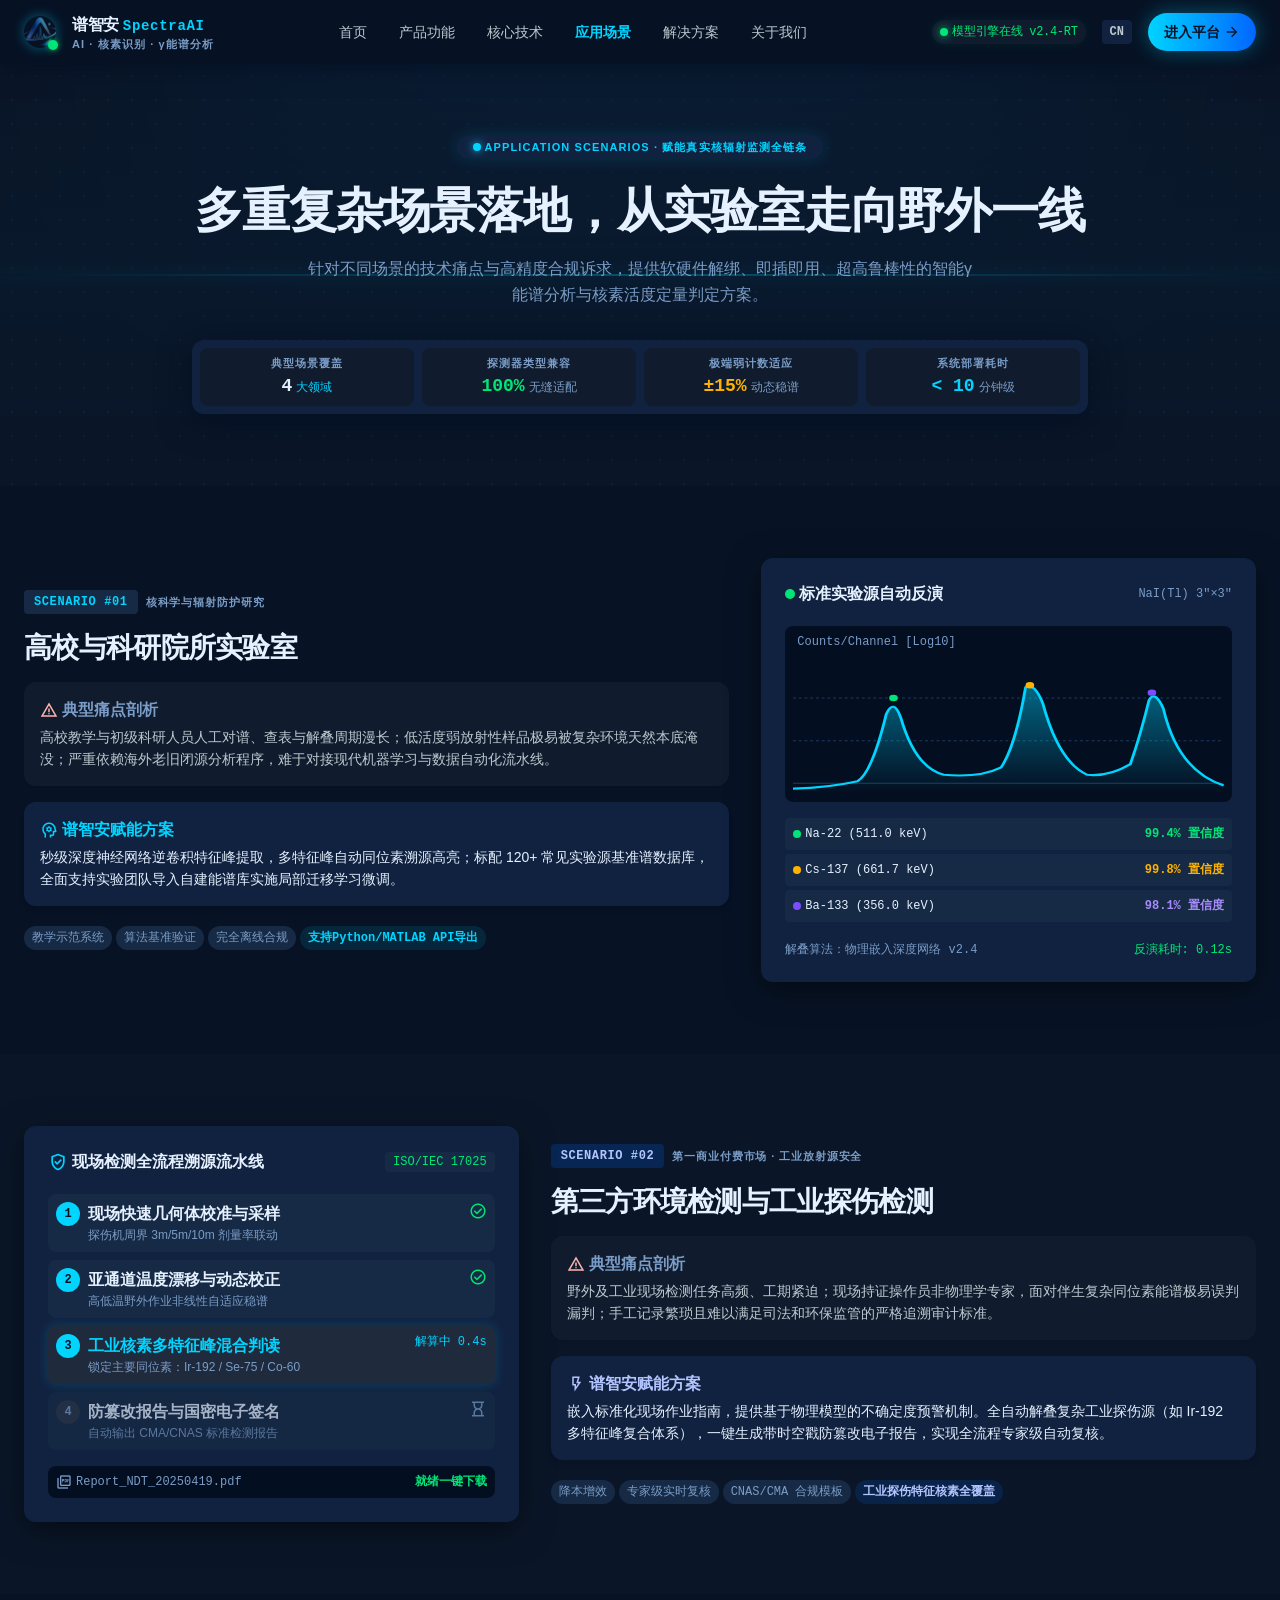
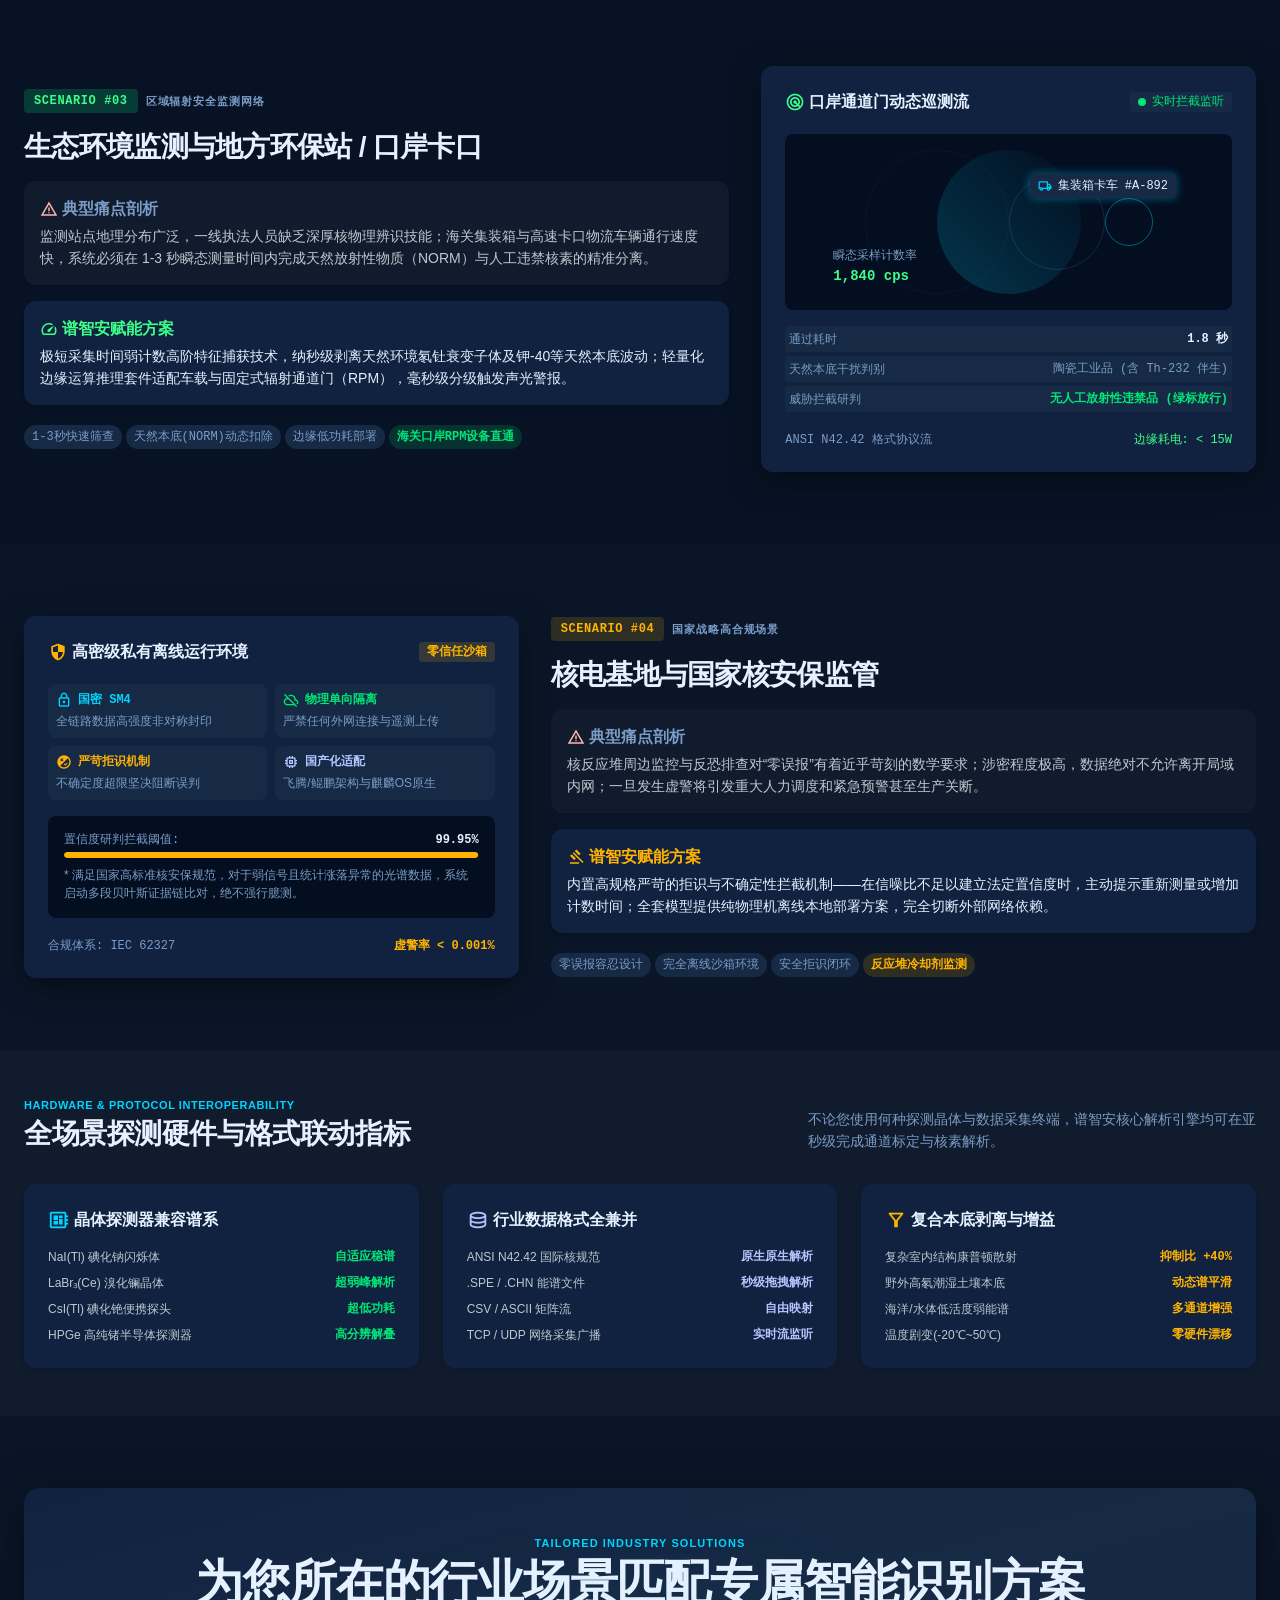
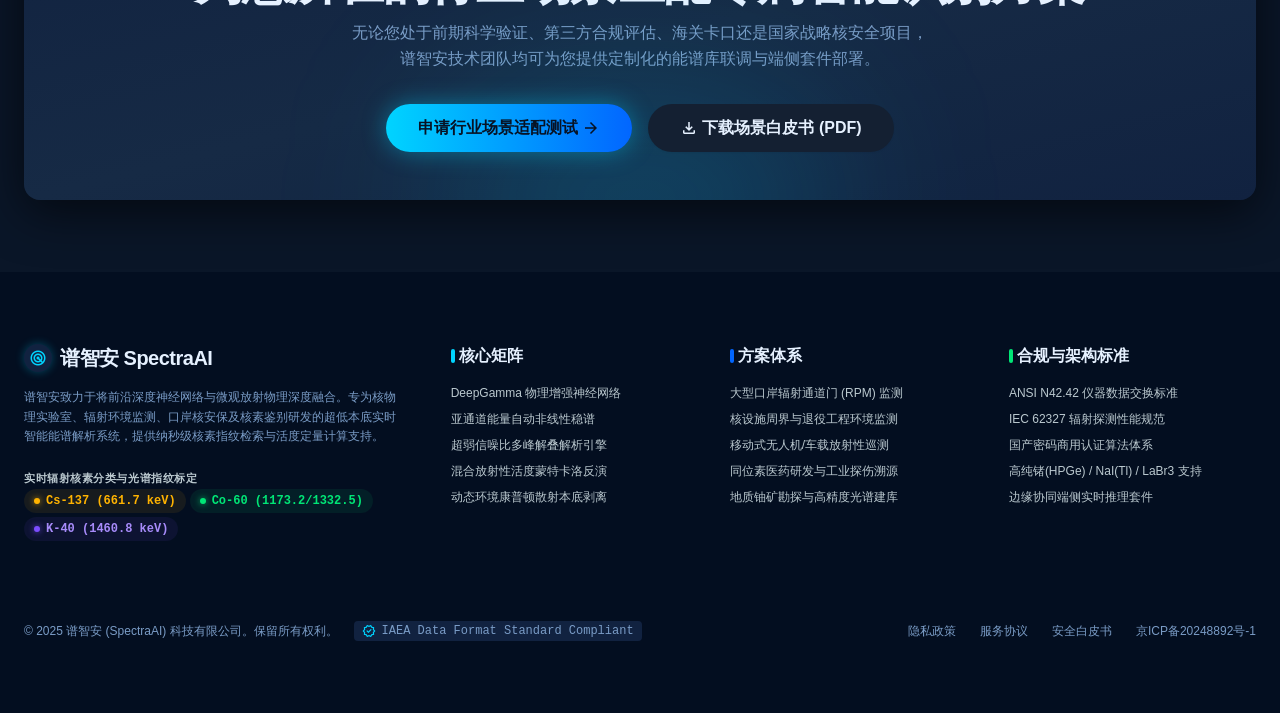
<file: application-scenarios.html>
<!DOCTYPE html><html class="dark" lang="zh-CN"><head><meta charset="UTF-8"><meta content="width=device-width, initial-scale=1.0" name="viewport"><meta content="web_standard" name="shell-type"><style>@layer base{html,body{margin:0;padding:0;}body{overscroll-behavior:none;}main>:first-child{margin-top:0!important;}main>:last-child{margin-bottom:0!important;}}::-webkit-scrollbar{display:none;}</style><script src="assets/tailwind.js"></script><script id="tailwind-config">tailwind.config={darkMode:"class",theme:{extend:{colors:{"text-secondary":"#7A9CC6","inverse-surface":"#d7e3fc","tertiary-container":"#00e073","on-tertiary-fixed":"#00210b","on-primary-container":"#00586b","surface-container":"#142032","surface-container-low":"#101c2e","on-error-container":"#ffdad6","status-success":"#00E676","inverse-primary":"#00677e","error-container":"#93000a","secondary":"#b3c5ff","border-subtle":"#1E3A5F","tertiary":"#3efe8a","status-warning":"#FFB300","tertiary-fixed-dim":"#00e475","surface-panel":"#112240","surface-container-lowest":"#030e20","bg-canvas":"#0A1628","on-primary-fixed-variant":"#004e5f","text-primary":"#E6F1FF","surface-bright":"#2e394d","background":"#071325","primary-container":"#00d4ff","surface-tint":"#3cd7ff","surface-variant":"#2a3548","secondary-container":"#0266ff","surface-container-high":"#1f2a3d","surface":"#071325","on-secondary-fixed-variant":"#003fa4","on-tertiary-fixed-variant":"#005226","on-surface-variant":"#bbc9cf","isotope-co60":"#00E676","on-secondary":"#002b75","on-surface":"#d7e3fc","primary-fixed":"#b4ebff","on-primary-fixed":"#001f27","on-error":"#690005","secondary-fixed-dim":"#b3c5ff","border-highlight":"#24466E","surface-dim":"#071325","inverse-on-surface":"#253144","on-background":"#d7e3fc","surface-hover":"#1A3358","bg-elevated":"#0D1B2A","outline-variant":"#3c494e","secondary-fixed":"#dae1ff","on-tertiary":"#003918","outline":"#859398","on-tertiary-container":"#005d2c","on-secondary-fixed":"#001849","primary":"#a8e8ff","tertiary-fixed":"#62ff96","isotope-k40":"#7C4DFF","on-secondary-container":"#f9f7ff","isotope-cs137":"#FFB300","error":"#ffb4ab","surface-card":"#162A45","surface-container-highest":"#2a3548","primary-fixed-dim":"#3cd7ff","on-primary":"#003642"},borderRadius:{DEFAULT:"0.25rem",lg:"0.5rem",xl:"0.75rem",full:"9999px"},spacing:{"space-xs":"0.25rem",gutter:"1.25rem","space-xl":"2rem","space-3xl":"4.5rem","space-2xl":"3rem","space-sm":"0.5rem","gutter-desktop":"1.5rem","margin-desktop":"2.5rem","space-lg":"1.5rem","space-md":"1rem",margin:"1.5rem"},fontFamily:{"mono-data-md":["SFMono-Regular","Consolas","Menlo","monospace"],"mono-data-sm":["SFMono-Regular","Consolas","Menlo","monospace"],"headline-md":["-apple-system","BlinkMacSystemFont","PingFang SC","Microsoft YaHei","sans-serif"],"body-md":["-apple-system","BlinkMacSystemFont","PingFang SC","Microsoft YaHei","sans-serif"],"display-hero":["-apple-system","BlinkMacSystemFont","PingFang SC","Microsoft YaHei","sans-serif"],"headline-sm":["-apple-system","BlinkMacSystemFont","PingFang SC","Microsoft YaHei","sans-serif"],"body-lg":["-apple-system","BlinkMacSystemFont","PingFang SC","Microsoft YaHei","sans-serif"],"body-sm":["-apple-system","BlinkMacSystemFont","PingFang SC","Microsoft YaHei","sans-serif"],"label-caps":["-apple-system","BlinkMacSystemFont","PingFang SC","Microsoft YaHei","sans-serif"],"mono-data-lg":["SFMono-Regular","Consolas","Menlo","monospace"],"display-hero-mobile":["-apple-system","BlinkMacSystemFont","PingFang SC","Microsoft YaHei","sans-serif"],"headline-lg":["-apple-system","BlinkMacSystemFont","PingFang SC","Microsoft YaHei","sans-serif"]},fontSize:{"mono-data-md":["14px",{lineHeight:"20px",fontWeight:"500"}],"mono-data-sm":["12px",{lineHeight:"16px",fontWeight:"500"}],"headline-md":["20px",{lineHeight:"28px",letterSpacing:"-0.01em",fontWeight:"600"}],"body-md":["14px",{lineHeight:"22px",fontWeight:"400"}],"display-hero":["48px",{lineHeight:"58px",letterSpacing:"-0.02em",fontWeight:"800"}],"headline-sm":["16px",{lineHeight:"24px",fontWeight:"600"}],"body-lg":["16px",{lineHeight:"26px",fontWeight:"400"}],"body-sm":["12px",{lineHeight:"18px",fontWeight:"400"}],"label-caps":["11px",{lineHeight:"14px",letterSpacing:"0.08em",fontWeight:"700"}],"mono-data-lg":["18px",{lineHeight:"24px",fontWeight:"600"}],"display-hero-mobile":["32px",{lineHeight:"40px",letterSpacing:"-0.01em",fontWeight:"800"}],"headline-lg":["28px",{lineHeight:"36px",letterSpacing:"-0.015em",fontWeight:"700"}]}}}}</script><link rel="stylesheet" href="assets/material-symbols.css"/></head><body class="bg-background font-body-md text-body-md text-on-surface antialiased selection:bg-primary-container selection:text-on-primary-container"><header class="fixed top-0 left-0 w-full z-50 bg-background/90 backdrop-blur-xl shadow-[0_4px_20px_rgba(3,14,32,0.6)]"><div class="h-16 max-w-[1440px] mx-auto px-margin flex items-center justify-between gap-space-lg"><div class="flex items-center gap-space-md shrink-0"><div class="relative flex items-center justify-center"><img alt="SpectraAI" class="w-8 h-8 rounded-full object-cover shadow-[0_0_12px_rgba(0,212,255,0.4)]" src="assets/logo-mark.png"><span class="absolute -bottom-0.5 -right-0.5 w-2.5 h-2.5 rounded-full bg-status-success shadow-[0_0_6px_rgba(0,230,118,0.8)]"></span></div><div class="flex flex-col"><div class="flex items-baseline gap-space-xs"><span class="font-headline-sm text-headline-sm text-text-primary tracking-tight">谱智安</span><span class="font-mono-data-md text-mono-data-md text-primary-container tracking-wider font-semibold">SpectraAI</span></div><span class="font-label-caps text-label-caps text-text-secondary tracking-widest">AI · 核素识别 · γ能谱分析</span></div></div><nav class="hidden xl:flex items-center gap-space-xl" data-active-classes="text-primary-container font-semibold"><a class="text-on-surface-variant hover:text-on-surface transition-colors font-body-md text-body-md py-space-xs" data-path="home" href="index.html">首页</a><a class="text-on-surface-variant hover:text-on-surface transition-colors font-body-md text-body-md py-space-xs" data-path="features" href="product-features.html">产品功能</a><a class="text-on-surface-variant hover:text-on-surface transition-colors font-body-md text-body-md py-space-xs" data-path="technology" href="core-technology.html">核心技术</a><a aria-current="page" class="transition-colors py-space-xs text-primary-container font-semibold" data-path="scenarios" href="application-scenarios.html">应用场景</a><a class="text-on-surface-variant hover:text-on-surface transition-colors font-body-md text-body-md py-space-xs" data-path="solutions" href="solutions.html">解决方案</a><a class="text-on-surface-variant hover:text-on-surface transition-colors font-body-md text-body-md py-space-xs" data-path="about" href="about.html">关于我们</a></nav><div class="flex items-center gap-space-md shrink-0"><div class="hidden sm:flex items-center gap-space-xs px-space-sm py-1 rounded-full bg-surface-container-low shadow-[0_0_10px_rgba(0,230,118,0.08)]"><span class="w-2 h-2 rounded-full bg-status-success animate-pulse shadow-[0_0_8px_rgba(0,230,118,0.9)]"></span><span class="font-mono-data-sm text-mono-data-sm text-status-success tracking-tight">模型引擎在线 v2.4-RT</span></div><div class="flex items-center px-space-sm py-1 rounded bg-surface-panel text-on-surface-variant hover:text-text-primary hover:bg-surface-hover cursor-pointer transition-colors"><span class="font-mono-data-sm text-mono-data-sm font-semibold">CN</span></div><a class="group relative inline-flex items-center gap-space-xs px-space-md py-2 rounded-full bg-gradient-to-r from-primary-container to-secondary-container text-background font-headline-sm text-headline-sm font-bold shadow-[0_0_20px_rgba(0,212,255,0.35)] hover:shadow-[0_0_28px_rgba(0,212,255,0.55)] transition-all duration-200 hover:brightness-110" data-path="console" href="platform.html"><span class="font-body-md text-body-md font-semibold text-background">进入平台</span><span class="material-symbols-outlined text-[16px] text-background transition-transform duration-200 group-hover:translate-x-0.5">arrow_forward</span></a></div></div></header><main class="w-full pt-16 bg-background min-h-screen"><div class="flex flex-col w-full">
<!-- Top Ambient Scanline & Grid Glow Canvas Container -->
<section class="relative w-full overflow-hidden bg-bg-canvas px-margin py-space-2xl md:py-space-3xl flex flex-col items-center justify-center">
<!-- Atmospheric Cyber Aurora & Tech Grid Background -->
<div class="absolute inset-0 pointer-events-none opacity-40">
<div class="absolute -top-32 left-1/2 -translate-x-1/2 w-[900px] h-[360px] bg-gradient-to-b from-primary-container/20 via-secondary-container/10 to-transparent blur-[120px] rounded-full"></div>
<div class="absolute inset-0 bg-[radial-gradient(#1E3A5F_1px,transparent_1px)] [background-size:24px_24px] opacity-60"></div>
<div class="absolute inset-0 bg-gradient-to-b from-transparent via-primary-container/[0.03] to-transparent animate-[pulse_6s_ease-in-out_infinite]"></div>
</div>
<!-- Live Scanline Sweep Overlay -->
<div class="absolute inset-x-0 h-[2px] bg-gradient-to-r from-transparent via-primary-container to-transparent opacity-30 shadow-[0_0_15px_rgba(0,212,255,0.8)] animate-[scan_8s_linear_infinite] pointer-events-none"></div>
<div class="relative z-10 max-w-[1240px] w-full flex flex-col items-center text-center">
<!-- Tag Pill with Isotope Beacon Indicator -->
<div class="inline-flex items-center gap-space-xs px-space-md py-1 rounded-full bg-surface-panel shadow-[0_0_16px_rgba(0,212,255,0.15)] mb-space-lg">
<span class="w-2 h-2 rounded-full bg-primary-container shadow-[0_0_8px_rgba(0,212,255,0.9)] animate-ping"></span>
<span class="font-label-caps text-label-caps text-primary-container tracking-widest uppercase">APPLICATION SCENARIOS · 赋能真实核辐射监测全链条</span>
</div>
<!-- Main Headline & Subtitle -->
<h1 class="font-display-hero text-display-hero text-text-primary max-w-4xl tracking-tight mb-space-md">
        多重复杂场景落地，从实验室走向野外一线
      </h1>
<p class="font-body-lg text-body-lg text-text-secondary max-w-2xl leading-relaxed mb-space-xl">
        针对不同场景的技术痛点与高精度合规诉求，提供软硬件解绑、即插即用、超高鲁棒性的智能γ能谱分析与核素活度定量判定方案。
      </p>
<!-- Key Performance Capsule Row -->
<div class="w-full max-w-4xl p-space-sm rounded-xl bg-surface-panel shadow-[0_8px_32px_rgba(3,14,32,0.8)]">
<div class="grid grid-cols-2 md:grid-cols-4 gap-space-sm items-center text-center">
<div class="p-space-sm rounded-lg bg-surface-container-low flex flex-col items-center">
<span class="font-label-caps text-label-caps text-text-secondary uppercase mb-1">典型场景覆盖</span>
<div class="flex items-baseline gap-1">
<span class="font-mono-data-lg text-mono-data-lg text-text-primary font-bold">4</span>
<span class="font-body-sm text-body-sm text-primary-container">大领域</span>
</div>
</div>
<div class="p-space-sm rounded-lg bg-surface-container-low flex flex-col items-center">
<span class="font-label-caps text-label-caps text-text-secondary uppercase mb-1">探测器类型兼容</span>
<div class="flex items-baseline gap-1">
<span class="font-mono-data-lg text-mono-data-lg text-status-success font-bold">100%</span>
<span class="font-body-sm text-body-sm text-text-secondary">无缝适配</span>
</div>
</div>
<div class="p-space-sm rounded-lg bg-surface-container-low flex flex-col items-center">
<span class="font-label-caps text-label-caps text-text-secondary uppercase mb-1">极端弱计数适应</span>
<div class="flex items-baseline gap-1">
<span class="font-mono-data-lg text-mono-data-lg text-status-warning font-bold">±15%</span>
<span class="font-body-sm text-body-sm text-text-secondary">动态稳谱</span>
</div>
</div>
<div class="p-space-sm rounded-lg bg-surface-container-low flex flex-col items-center">
<span class="font-label-caps text-label-caps text-text-secondary uppercase mb-1">系统部署耗时</span>
<div class="flex items-baseline gap-1">
<span class="font-mono-data-lg text-mono-data-lg text-primary-container font-bold">&lt; 10</span>
<span class="font-body-sm text-body-sm text-text-secondary">分钟级</span>
</div>
</div>
</div>
</div>
</div>
</section>
<!-- Scenario 01: Research & Universities -->
<section class="w-full bg-background px-margin py-space-2xl md:py-space-3xl flex justify-center">
<div class="max-w-[1240px] w-full grid grid-cols-1 lg:grid-cols-12 gap-space-xl items-center">
<div class="lg:col-span-7 flex flex-col gap-space-md">
<div class="flex items-center gap-space-sm">
<span class="px-2.5 py-1 rounded bg-surface-card text-primary-container font-mono-data-sm text-mono-data-sm font-bold tracking-wider">SCENARIO #01</span>
<span class="font-label-caps text-label-caps text-text-secondary">核科学与辐射防护研究</span>
</div>
<h2 class="font-headline-lg text-headline-lg text-text-primary tracking-tight">高校与科研院所实验室</h2>
<div class="p-space-md rounded-xl bg-surface-container-low flex flex-col gap-space-xs shadow-sm">
<div class="flex items-center gap-space-xs text-text-secondary font-headline-sm text-headline-sm">
<span class="material-symbols-outlined text-[18px] text-error">warning</span>
<span class="">典型痛点剖析</span>
</div>
<p class="font-body-md text-body-md text-on-surface-variant">
            高校教学与初级科研人员人工对谱、查表与解叠周期漫长；低活度弱放射性样品极易被复杂环境天然本底淹没；严重依赖海外老旧闭源分析程序，难于对接现代机器学习与数据自动化流水线。
          </p>
</div>
<div class="p-space-md rounded-xl bg-surface-panel flex flex-col gap-space-xs shadow-md">
<div class="flex items-center gap-space-xs text-primary-container font-headline-sm text-headline-sm">
<span class="material-symbols-outlined text-[18px] text-primary-container">psychology</span>
<span class="">谱智安赋能方案</span>
</div>
<p class="font-body-md text-body-md text-text-primary">
            秒级深度神经网络逆卷积特征峰提取，多特征峰自动同位素溯源高亮；标配 120+ 常见实验源基准谱数据库，全面支持实验团队导入自建能谱库实施局部迁移学习微调。
          </p>
</div>
<div class="flex flex-wrap gap-space-xs pt-space-xs">
<span class="px-space-sm py-1 rounded-full bg-surface-card text-text-secondary font-mono-data-sm text-mono-data-sm">教学示范系统</span>
<span class="px-space-sm py-1 rounded-full bg-surface-card text-text-secondary font-mono-data-sm text-mono-data-sm">算法基准验证</span>
<span class="px-space-sm py-1 rounded-full bg-surface-card text-text-secondary font-mono-data-sm text-mono-data-sm">完全离线合规</span>
<span class="px-space-sm py-1 rounded-full bg-[rgba(0,212,255,0.1)] text-primary-container font-mono-data-sm text-mono-data-sm font-semibold">支持Python/MATLAB API导出</span>
</div>
</div>
<!-- Interactive Micro Card: Lab Validation Simulation -->
<div class="lg:col-span-5 w-full rounded-xl bg-surface-panel p-space-lg shadow-[0_8px_32px_rgba(0,0,0,0.5)] flex flex-col gap-space-md">
<div class="flex items-center justify-between pb-space-xs">
<div class="flex items-center gap-space-xs">
<span class="w-2.5 h-2.5 rounded-full bg-status-success animate-pulse"></span>
<span class="font-headline-sm text-headline-sm text-text-primary font-semibold">标准实验源自动反演</span>
</div>
<span class="font-mono-data-sm text-mono-data-sm text-text-secondary">NaI(Tl) 3"×3"</span>
</div>
<!-- Gamma Spectrum Visual Mock -->
<div class="w-full h-44 rounded-lg bg-surface-container-lowest p-space-sm relative overflow-hidden flex flex-col justify-end">
<div class="absolute top-2 left-3 font-mono-data-sm text-mono-data-sm text-text-secondary">Counts/Channel [Log10]</div>
<!-- Canvas Graph Inline SVG -->
<svg class="w-full h-32 overflow-visible" preserveAspectRatio="none" viewBox="0 0 300 120">
<defs>
<linearGradient id="spectrumGradient" x1="0" x2="0" y1="0" y2="1">
<stop offset="0%" stop-color="#00D4FF" stop-opacity="0.45"></stop>
<stop offset="100%" stop-color="#00D4FF" stop-opacity="0.0"></stop>
</linearGradient>
</defs>
<!-- Baseline Grid Lines -->
<line stroke="#1E3A5F" stroke-dasharray="2,2" stroke-width="1" x1="0" x2="300" y1="30" y2="30"></line>
<line stroke="#1E3A5F" stroke-dasharray="2,2" stroke-width="1" x1="0" x2="300" y1="70" y2="70"></line>
<line stroke="#1E3A5F" stroke-width="1" x1="0" x2="300" y1="110" y2="110"></line>
<!-- Peak Waveform -->
<path d="M 0,115 Q 25,114 45,108 Q 55,100 65,45 Q 70,30 75,48 Q 85,95 105,102 Q 130,105 145,95 Q 155,75 162,20 Q 168,15 174,35 Q 185,90 205,102 Q 220,104 235,92 Q 242,65 248,32 Q 252,22 258,40 Q 268,98 300,112 L 300,120 L 0,120 Z" fill="url(#spectrumGradient)"></path>
<path d="M 0,115 Q 25,114 45,108 Q 55,100 65,45 Q 70,30 75,48 Q 85,95 105,102 Q 130,105 145,95 Q 155,75 162,20 Q 168,15 174,35 Q 185,90 205,102 Q 220,104 235,92 Q 242,65 248,32 Q 252,22 258,40 Q 268,98 300,112" fill="none" stroke="#00D4FF" stroke-width="2"></path>
<!-- Peak Marker Pins -->
<circle class="animate-pulse" cx="70" cy="30" fill="#00E676" r="3"></circle>
<circle class="animate-pulse" cx="165" cy="18" fill="#FFB300" r="3"></circle>
<circle class="animate-pulse" cx="250" cy="25" fill="#7C4DFF" r="3"></circle>
</svg>
</div>
<!-- Detected Isotope Identifiers -->
<div class="flex flex-col gap-space-xs">
<div class="flex items-center justify-between p-2 rounded bg-surface-card">
<div class="flex items-center gap-space-xs">
<span class="w-2 h-2 rounded-full bg-status-success"></span>
<span class="font-mono-data-sm text-mono-data-sm text-text-primary">Na-22 (511.0 keV)</span>
</div>
<span class="font-mono-data-sm text-mono-data-sm text-status-success font-semibold">99.4% 置信度</span>
</div>
<div class="flex items-center justify-between p-2 rounded bg-surface-card">
<div class="flex items-center gap-space-xs">
<span class="w-2 h-2 rounded-full bg-isotope-cs137"></span>
<span class="font-mono-data-sm text-mono-data-sm text-text-primary">Cs-137 (661.7 keV)</span>
</div>
<span class="font-mono-data-sm text-mono-data-sm text-isotope-cs137 font-semibold">99.8% 置信度</span>
</div>
<div class="flex items-center justify-between p-2 rounded bg-surface-card">
<div class="flex items-center gap-space-xs">
<span class="w-2 h-2 rounded-full bg-isotope-k40"></span>
<span class="font-mono-data-sm text-mono-data-sm text-text-primary">Ba-133 (356.0 keV)</span>
</div>
<span class="font-mono-data-sm text-mono-data-sm text-[#A78BFA] font-semibold">98.1% 置信度</span>
</div>
</div>
<div class="pt-space-xs flex items-center justify-between text-text-secondary font-mono-data-sm text-mono-data-sm">
<span class="">解叠算法：物理嵌入深度网络 v2.4</span>
<span class="text-status-success">反演耗时: 0.12s</span>
</div>
</div>
</div>
</section>
<!-- Scenario 02: Third-Party & NDT (Primary Commercial Market) -->
<section class="w-full bg-bg-canvas px-margin py-space-2xl md:py-space-3xl flex justify-center">
<div class="max-w-[1240px] w-full grid grid-cols-1 lg:grid-cols-12 gap-space-xl items-center">
<!-- Left Compliance Process Engine Widget -->
<div class="lg:col-span-5 order-2 lg:order-1 w-full rounded-xl bg-surface-panel p-space-lg shadow-[0_8px_32px_rgba(0,0,0,0.5)] flex flex-col gap-space-md">
<div class="flex items-center justify-between pb-space-xs">
<div class="flex items-center gap-space-xs">
<span class="material-symbols-outlined text-[20px] text-primary-container">verified_user</span>
<span class="font-headline-sm text-headline-sm text-text-primary font-semibold">现场检测全流程溯源流水线</span>
</div>
<span class="px-2 py-0.5 rounded bg-surface-card font-mono-data-sm text-mono-data-sm text-status-success">ISO/IEC 17025</span>
</div>
<!-- Workflow Step Tracker -->
<div class="flex flex-col gap-space-sm relative">
<!-- Step 1 -->
<div class="flex items-start gap-space-sm p-space-sm rounded-lg bg-surface-card">
<div class="w-6 h-6 rounded-full bg-primary-container text-background font-mono-data-sm text-mono-data-sm font-bold flex items-center justify-center shrink-0">1</div>
<div class="flex flex-col">
<span class="font-headline-sm text-headline-sm text-text-primary text-[14px]">现场快速几何体校准与采样</span>
<span class="font-body-sm text-body-sm text-text-secondary">探伤机周界 3m/5m/10m 剂量率联动</span>
</div>
<span class="material-symbols-outlined text-status-success text-[18px] ml-auto shrink-0">check_circle</span>
</div>
<!-- Step 2 -->
<div class="flex items-start gap-space-sm p-space-sm rounded-lg bg-surface-card">
<div class="w-6 h-6 rounded-full bg-primary-container text-background font-mono-data-sm text-mono-data-sm font-bold flex items-center justify-center shrink-0">2</div>
<div class="flex flex-col">
<span class="font-headline-sm text-headline-sm text-text-primary text-[14px]">亚通道温度漂移与动态校正</span>
<span class="font-body-sm text-body-sm text-text-secondary">高低温野外作业非线性自适应稳谱</span>
</div>
<span class="material-symbols-outlined text-status-success text-[18px] ml-auto shrink-0">check_circle</span>
</div>
<!-- Step 3 -->
<div class="flex items-start gap-space-sm p-space-sm rounded-lg bg-surface-container-high shadow-[0_0_12px_rgba(0,212,255,0.2)]">
<div class="w-6 h-6 rounded-full bg-primary-container text-background font-mono-data-sm text-mono-data-sm font-bold flex items-center justify-center shrink-0">3</div>
<div class="flex flex-col">
<span class="font-headline-sm text-headline-sm text-primary-container text-[14px]">工业核素多特征峰混合判读</span>
<span class="font-body-sm text-body-sm text-text-secondary">锁定主要同位素：Ir-192 / Se-75 / Co-60</span>
</div>
<span class="font-mono-data-sm text-mono-data-sm text-primary-container ml-auto shrink-0">解算中 0.4s</span>
</div>
<!-- Step 4 -->
<div class="flex items-start gap-space-sm p-space-sm rounded-lg bg-surface-card opacity-70">
<div class="w-6 h-6 rounded-full bg-surface-variant text-text-secondary font-mono-data-sm text-mono-data-sm font-bold flex items-center justify-center shrink-0">4</div>
<div class="flex flex-col">
<span class="font-headline-sm text-headline-sm text-text-primary text-[14px]">防篡改报告与国密电子签名</span>
<span class="font-body-sm text-body-sm text-text-secondary">自动输出 CMA/CNAS 标准检测报告</span>
</div>
<span class="material-symbols-outlined text-text-secondary text-[18px] ml-auto shrink-0">hourglass_empty</span>
</div>
</div>
<div class="p-space-sm rounded-lg bg-surface-container-lowest flex items-center justify-between">
<div class="flex items-center gap-space-xs text-text-secondary">
<span class="material-symbols-outlined text-[16px]">picture_as_pdf</span>
<span class="font-mono-data-sm text-mono-data-sm">Report_NDT_20250419.pdf</span>
</div>
<span class="font-mono-data-sm text-mono-data-sm text-status-success font-semibold">就绪一键下载</span>
</div>
</div>
<!-- Right Description Matrix -->
<div class="lg:col-span-7 order-1 lg:order-2 flex flex-col gap-space-md">
<div class="flex items-center gap-space-sm">
<span class="px-2.5 py-1 rounded bg-secondary-container/20 text-secondary font-mono-data-sm text-mono-data-sm font-bold tracking-wider">SCENARIO #02</span>
<span class="font-label-caps text-label-caps text-text-secondary">第一商业付费市场 · 工业放射源安全</span>
</div>
<h2 class="font-headline-lg text-headline-lg text-text-primary tracking-tight">第三方环境检测与工业探伤检测</h2>
<div class="p-space-md rounded-xl bg-surface-container-low flex flex-col gap-space-xs shadow-sm">
<div class="flex items-center gap-space-xs text-text-secondary font-headline-sm text-headline-sm">
<span class="material-symbols-outlined text-[18px] text-error">warning</span>
<span class="">典型痛点剖析</span>
</div>
<p class="font-body-md text-body-md text-on-surface-variant">
            野外及工业现场检测任务高频、工期紧迫；现场持证操作员非物理学专家，面对伴生复杂同位素能谱极易误判漏判；手工记录繁琐且难以满足司法和环保监管的严格追溯审计标准。
          </p>
</div>
<div class="p-space-md rounded-xl bg-surface-panel flex flex-col gap-space-xs shadow-md">
<div class="flex items-center gap-space-xs text-secondary font-headline-sm text-headline-sm">
<span class="material-symbols-outlined text-[18px] text-secondary">flash_on</span>
<span class="">谱智安赋能方案</span>
</div>
<p class="font-body-md text-body-md text-text-primary">
            嵌入标准化现场作业指南，提供基于物理模型的不确定度预警机制。全自动解叠复杂工业探伤源（如 Ir-192 多特征峰复合体系），一键生成带时空戳防篡改电子报告，实现全流程专家级自动复核。
          </p>
</div>
<div class="flex flex-wrap gap-space-xs pt-space-xs">
<span class="px-space-sm py-1 rounded-full bg-surface-card text-text-secondary font-mono-data-sm text-mono-data-sm">降本增效</span>
<span class="px-space-sm py-1 rounded-full bg-surface-card text-text-secondary font-mono-data-sm text-mono-data-sm">专家级实时复核</span>
<span class="px-space-sm py-1 rounded-full bg-surface-card text-text-secondary font-mono-data-sm text-mono-data-sm">CNAS/CMA 合规模板</span>
<span class="px-space-sm py-1 rounded-full bg-[rgba(2,102,255,0.15)] text-secondary font-mono-data-sm text-mono-data-sm font-semibold">工业探伤特征核素全覆盖</span>
</div>
</div>
</div>
</section>
<!-- Scenario 03: Ecology & Customs Ports -->
<section class="w-full bg-background px-margin py-space-2xl md:py-space-3xl flex justify-center">
<div class="max-w-[1240px] w-full grid grid-cols-1 lg:grid-cols-12 gap-space-xl items-center">
<div class="lg:col-span-7 flex flex-col gap-space-md">
<div class="flex items-center gap-space-sm">
<span class="px-2.5 py-1 rounded bg-tertiary-container/20 text-tertiary font-mono-data-sm text-mono-data-sm font-bold tracking-wider">SCENARIO #03</span>
<span class="font-label-caps text-label-caps text-text-secondary">区域辐射安全监测网络</span>
</div>
<h2 class="font-headline-lg text-headline-lg text-text-primary tracking-tight">生态环境监测与地方环保站 / 口岸卡口</h2>
<div class="p-space-md rounded-xl bg-surface-container-low flex flex-col gap-space-xs shadow-sm">
<div class="flex items-center gap-space-xs text-text-secondary font-headline-sm text-headline-sm">
<span class="material-symbols-outlined text-[18px] text-error">warning</span>
<span class="">典型痛点剖析</span>
</div>
<p class="font-body-md text-body-md text-on-surface-variant">
            监测站点地理分布广泛，一线执法人员缺乏深厚核物理辨识技能；海关集装箱与高速卡口物流车辆通行速度快，系统必须在 1-3 秒瞬态测量时间内完成天然放射性物质（NORM）与人工违禁核素的精准分离。
          </p>
</div>
<div class="p-space-md rounded-xl bg-surface-panel flex flex-col gap-space-xs shadow-md">
<div class="flex items-center gap-space-xs text-tertiary font-headline-sm text-headline-sm">
<span class="material-symbols-outlined text-[18px] text-tertiary">speed</span>
<span class="">谱智安赋能方案</span>
</div>
<p class="font-body-md text-body-md text-text-primary">
            极短采集时间弱计数高阶特征捕获技术，纳秒级剥离天然环境氡钍衰变子体及钾-40等天然本底波动；轻量化边缘运算推理套件适配车载与固定式辐射通道门（RPM），毫秒级分级触发声光警报。
          </p>
</div>
<div class="flex flex-wrap gap-space-xs pt-space-xs">
<span class="px-space-sm py-1 rounded-full bg-surface-card text-text-secondary font-mono-data-sm text-mono-data-sm">1-3秒快速筛查</span>
<span class="px-space-sm py-1 rounded-full bg-surface-card text-text-secondary font-mono-data-sm text-mono-data-sm">天然本底(NORM)动态扣除</span>
<span class="px-space-sm py-1 rounded-full bg-surface-card text-text-secondary font-mono-data-sm text-mono-data-sm">边缘低功耗部署</span>
<span class="px-space-sm py-1 rounded-full bg-[rgba(0,230,118,0.15)] text-status-success font-mono-data-sm text-mono-data-sm font-semibold">海关口岸RPM设备直通</span>
</div>
</div>
<!-- Right Interactive Widget: RPM Pulse Scanner Radar -->
<div class="lg:col-span-5 w-full rounded-xl bg-surface-panel p-space-lg shadow-[0_8px_32px_rgba(0,0,0,0.5)] flex flex-col gap-space-md">
<div class="flex items-center justify-between pb-space-xs">
<div class="flex items-center gap-space-xs">
<span class="material-symbols-outlined text-[20px] text-tertiary">radar</span>
<span class="font-headline-sm text-headline-sm text-text-primary font-semibold">口岸通道门动态巡测流</span>
</div>
<div class="flex items-center gap-1.5 px-2 py-0.5 rounded bg-surface-card">
<span class="w-2 h-2 rounded-full bg-status-success animate-ping"></span>
<span class="font-mono-data-sm text-mono-data-sm text-status-success">实时拦截监听</span>
</div>
</div>
<!-- Radar Scan Visualization -->
<div class="w-full h-44 rounded-lg bg-surface-container-lowest relative overflow-hidden flex items-center justify-center">
<div class="absolute inset-0 flex items-center justify-center">
<div class="w-36 h-36 rounded-full border border-border-subtle/50 opacity-40"></div>
<div class="w-24 h-24 rounded-full border border-border-subtle opacity-60"></div>
<div class="w-12 h-12 rounded-full border border-primary-container/40"></div>
</div>
<!-- Rotating Radar Sweep Line -->
<div class="absolute inset-0 flex items-center justify-center">
<div class="w-36 h-36 rounded-full bg-gradient-to-tr from-primary-container/20 to-transparent animate-spin origin-center"></div>
</div>
<!-- Live Vehicle Node -->
<div class="absolute top-10 right-14 flex items-center gap-1.5 px-2 py-1 rounded bg-surface-card shadow-[0_0_10px_rgba(0,212,255,0.4)]">
<span class="material-symbols-outlined text-[14px] text-primary-container">local_shipping</span>
<span class="font-mono-data-sm text-mono-data-sm text-text-primary">集装箱卡车 #A-892</span>
</div>
<div class="absolute bottom-6 left-12 flex flex-col gap-0.5">
<span class="font-mono-data-sm text-mono-data-sm text-text-secondary text-[10px]">瞬态采样计数率</span>
<span class="font-mono-data-md text-mono-data-md text-tertiary font-bold">1,840 cps</span>
</div>
</div>
<!-- Instant Dynamic Classification Outcome -->
<div class="flex flex-col gap-space-xs">
<div class="flex items-center justify-between p-space-xs rounded bg-surface-card">
<span class="font-body-sm text-body-sm text-text-secondary">通过耗时</span>
<span class="font-mono-data-sm text-mono-data-sm text-text-primary font-bold">1.8 秒</span>
</div>
<div class="flex items-center justify-between p-space-xs rounded bg-surface-card">
<span class="font-body-sm text-body-sm text-text-secondary">天然本底干扰判别</span>
<span class="font-mono-data-sm text-mono-data-sm text-text-secondary">陶瓷工业品 (含 Th-232 伴生)</span>
</div>
<div class="flex items-center justify-between p-space-xs rounded bg-surface-card">
<span class="font-body-sm text-body-sm text-text-secondary">威胁拦截研判</span>
<span class="font-mono-data-sm text-mono-data-sm text-status-success font-semibold">无人工放射性违禁品 (绿标放行)</span>
</div>
</div>
<div class="pt-space-xs flex items-center justify-between text-text-secondary font-mono-data-sm text-mono-data-sm">
<span class="">ANSI N42.42 格式协议流</span>
<span class="text-tertiary">边缘耗电: &lt; 15W</span>
</div>
</div>
</div>
</section>
<!-- Scenario 04: Nuclear Power & Homeland Security -->
<section class="w-full bg-bg-canvas px-margin py-space-2xl md:py-space-3xl flex justify-center">
<div class="max-w-[1240px] w-full grid grid-cols-1 lg:grid-cols-12 gap-space-xl items-center">
<!-- Left Security Sandbox Badge Card -->
<div class="lg:col-span-5 order-2 lg:order-1 w-full rounded-xl bg-surface-panel p-space-lg shadow-[0_8px_32px_rgba(0,0,0,0.5)] flex flex-col gap-space-md">
<div class="flex items-center justify-between pb-space-xs">
<div class="flex items-center gap-space-xs">
<span class="material-symbols-outlined text-[20px] text-status-warning">security</span>
<span class="font-headline-sm text-headline-sm text-text-primary font-semibold">高密级私有离线运行环境</span>
</div>
<span class="px-2 py-0.5 rounded bg-[rgba(255,179,0,0.15)] font-mono-data-sm text-mono-data-sm text-status-warning font-semibold">零信任沙箱</span>
</div>
<!-- High Sec Badges Display -->
<div class="grid grid-cols-2 gap-space-sm">
<div class="p-space-sm rounded-lg bg-surface-card flex flex-col gap-1">
<div class="flex items-center gap-1.5 text-primary-container">
<span class="material-symbols-outlined text-[16px]">lock</span>
<span class="font-mono-data-sm text-mono-data-sm font-bold">国密 SM4</span>
</div>
<span class="font-body-sm text-body-sm text-text-secondary text-[11px]">全链路数据高强度非对称封印</span>
</div>
<div class="p-space-sm rounded-lg bg-surface-card flex flex-col gap-1">
<div class="flex items-center gap-1.5 text-status-success">
<span class="material-symbols-outlined text-[16px]">cloud_off</span>
<span class="font-mono-data-sm text-mono-data-sm font-bold">物理单向隔离</span>
</div>
<span class="font-body-sm text-body-sm text-text-secondary text-[11px]">严禁任何外网连接与遥测上传</span>
</div>
<div class="p-space-sm rounded-lg bg-surface-card flex flex-col gap-1">
<div class="flex items-center gap-1.5 text-status-warning">
<span class="material-symbols-outlined text-[16px]">flaky</span>
<span class="font-mono-data-sm text-mono-data-sm font-bold">严苛拒识机制</span>
</div>
<span class="font-body-sm text-body-sm text-text-secondary text-[11px]">不确定度超限坚决阻断误判</span>
</div>
<div class="p-space-sm rounded-lg bg-surface-card flex flex-col gap-1">
<div class="flex items-center gap-1.5 text-secondary">
<span class="material-symbols-outlined text-[16px]">memory</span>
<span class="font-mono-data-sm text-mono-data-sm font-bold">国产化适配</span>
</div>
<span class="font-body-sm text-body-sm text-text-secondary text-[11px]">飞腾/鲲鹏架构与麒麟OS原生</span>
</div>
</div>
<!-- Anti-False Alarm Logic Metric Box -->
<div class="p-space-md rounded-lg bg-surface-container-lowest flex flex-col gap-space-xs">
<div class="flex items-center justify-between text-text-secondary font-mono-data-sm text-mono-data-sm">
<span class="">置信度研判拦截阈值:</span>
<span class="text-text-primary font-bold">99.95%</span>
</div>
<div class="w-full bg-surface-container rounded-full h-1.5 overflow-hidden">
<div class="bg-status-warning h-full rounded-full" style="width: 99.95%"></div>
</div>
<p class="font-body-sm text-body-sm text-text-secondary text-[11px] pt-1">
            * 满足国家高标准核安保规范，对于弱信号且统计涨落异常的光谱数据，系统启动多段贝叶斯证据链比对，绝不强行臆测。
          </p>
</div>
<div class="pt-space-xs flex items-center justify-between text-text-secondary font-mono-data-sm text-mono-data-sm">
<span class="">合规体系: IEC 62327</span>
<span class="text-status-warning font-semibold">虚警率 &lt; 0.001%</span>
</div>
</div>
<!-- Right Description Text -->
<div class="lg:col-span-7 order-1 lg:order-2 flex flex-col gap-space-md">
<div class="flex items-center gap-space-sm">
<span class="px-2.5 py-1 rounded bg-[rgba(255,179,0,0.15)] text-status-warning font-mono-data-sm text-mono-data-sm font-bold tracking-wider">SCENARIO #04</span>
<span class="font-label-caps text-label-caps text-text-secondary">国家战略高合规场景</span>
</div>
<h2 class="font-headline-lg text-headline-lg text-text-primary tracking-tight">核电基地与国家核安保监管</h2>
<div class="p-space-md rounded-xl bg-surface-container-low flex flex-col gap-space-xs shadow-sm">
<div class="flex items-center gap-space-xs text-text-secondary font-headline-sm text-headline-sm">
<span class="material-symbols-outlined text-[18px] text-error">warning</span>
<span class="">典型痛点剖析</span>
</div>
<p class="font-body-md text-body-md text-on-surface-variant">
            核反应堆周边监控与反恐排查对“零误报”有着近乎苛刻的数学要求；涉密程度极高，数据绝对不允许离开局域内网；一旦发生虚警将引发重大人力调度和紧急预警甚至生产关断。
          </p>
</div>
<div class="p-space-md rounded-xl bg-surface-panel flex flex-col gap-space-xs shadow-md">
<div class="flex items-center gap-space-xs text-status-warning font-headline-sm text-headline-sm">
<span class="material-symbols-outlined text-[18px] text-status-warning">gavel</span>
<span class="">谱智安赋能方案</span>
</div>
<p class="font-body-md text-body-md text-text-primary">
            内置高规格严苛的拒识与不确定性拦截机制——在信噪比不足以建立法定置信度时，主动提示重新测量或增加计数时间；全套模型提供纯物理机离线本地部署方案，完全切断外部网络依赖。
          </p>
</div>
<div class="flex flex-wrap gap-space-xs pt-space-xs">
<span class="px-space-sm py-1 rounded-full bg-surface-card text-text-secondary font-mono-data-sm text-mono-data-sm">零误报容忍设计</span>
<span class="px-space-sm py-1 rounded-full bg-surface-card text-text-secondary font-mono-data-sm text-mono-data-sm">完全离线沙箱环境</span>
<span class="px-space-sm py-1 rounded-full bg-surface-card text-text-secondary font-mono-data-sm text-mono-data-sm">安全拒识闭环</span>
<span class="px-space-sm py-1 rounded-full bg-[rgba(255,179,0,0.15)] text-status-warning font-mono-data-sm text-mono-data-sm font-semibold">反应堆冷却剂监测</span>
</div>
</div>
</div>
</section>
<!-- Scenario Tech Matrix Specifications Strip -->
<section class="w-full bg-surface-container-low px-margin py-space-2xl flex justify-center">
<div class="max-w-[1240px] w-full flex flex-col gap-space-xl">
<div class="flex flex-col md:flex-row md:items-end justify-between gap-space-md">
<div class="flex flex-col gap-space-xs">
<span class="font-label-caps text-label-caps text-primary-container tracking-wider">HARDWARE &amp; PROTOCOL INTEROPERABILITY</span>
<h3 class="font-headline-lg text-headline-lg text-text-primary">全场景探测硬件与格式联动指标</h3>
</div>
<p class="font-body-md text-body-md text-text-secondary max-w-md">
          不论您使用何种探测晶体与数据采集终端，谱智安核心解析引擎均可在亚秒级完成通道标定与核素解析。
        </p>
</div>
<div class="grid grid-cols-1 md:grid-cols-3 gap-space-lg">
<!-- Item 1: Detector Matrix -->
<div class="p-space-lg rounded-xl bg-surface-panel shadow-md flex flex-col gap-space-md">
<div class="flex items-center gap-space-xs text-primary-container">
<span class="material-symbols-outlined text-[22px]">developer_board</span>
<span class="font-headline-sm text-headline-sm text-text-primary font-bold">晶体探测器兼容谱系</span>
</div>
<ul class="flex flex-col gap-space-sm font-body-sm text-body-sm text-on-surface-variant">
<li class="flex items-center justify-between">
<span class="">NaI(Tl) 碘化钠闪烁体</span>
<span class="font-mono-data-sm text-mono-data-sm text-status-success font-semibold">自适应稳谱</span>
</li>
<li class="flex items-center justify-between">
<span class="">LaBr₃(Ce) 溴化镧晶体</span>
<span class="font-mono-data-sm text-mono-data-sm text-status-success font-semibold">超弱峰解析</span>
</li>
<li class="flex items-center justify-between">
<span class="">CsI(Tl) 碘化铯便携探头</span>
<span class="font-mono-data-sm text-mono-data-sm text-status-success font-semibold">超低功耗</span>
</li>
<li class="flex items-center justify-between">
<span class="">HPGe 高纯锗半导体探测器</span>
<span class="font-mono-data-sm text-mono-data-sm text-status-success font-semibold">高分辨解叠</span>
</li>
</ul>
</div>
<!-- Item 2: Format Interoperability -->
<div class="p-space-lg rounded-xl bg-surface-panel shadow-md flex flex-col gap-space-md">
<div class="flex items-center gap-space-xs text-secondary">
<span class="material-symbols-outlined text-[22px]">database</span>
<span class="font-headline-sm text-headline-sm text-text-primary font-bold">行业数据格式全兼并</span>
</div>
<ul class="flex flex-col gap-space-sm font-body-sm text-body-sm text-on-surface-variant">
<li class="flex items-center justify-between">
<span class="">ANSI N42.42 国际核规范</span>
<span class="font-mono-data-sm text-mono-data-sm text-secondary font-semibold">原生原生解析</span>
</li>
<li class="flex items-center justify-between">
<span class="">.SPE / .CHN 能谱文件</span>
<span class="font-mono-data-sm text-mono-data-sm text-secondary font-semibold">秒级拖拽解析</span>
</li>
<li class="flex items-center justify-between">
<span class="">CSV / ASCII 矩阵流</span>
<span class="font-mono-data-sm text-mono-data-sm text-secondary font-semibold">自由映射</span>
</li>
<li class="flex items-center justify-between">
<span class="">TCP / UDP 网络采集广播</span>
<span class="font-mono-data-sm text-mono-data-sm text-secondary font-semibold">实时流监听</span>
</li>
</ul>
</div>
<!-- Item 3: Environmental Background Suppress -->
<div class="p-space-lg rounded-xl bg-surface-panel shadow-md flex flex-col gap-space-md">
<div class="flex items-center gap-space-xs text-status-warning">
<span class="material-symbols-outlined text-[22px]">filter_alt</span>
<span class="font-headline-sm text-headline-sm text-text-primary font-bold">复合本底剥离与增益</span>
</div>
<ul class="flex flex-col gap-space-sm font-body-sm text-body-sm text-on-surface-variant">
<li class="flex items-center justify-between">
<span class="">复杂室内结构康普顿散射</span>
<span class="font-mono-data-sm text-mono-data-sm text-status-warning font-semibold">抑制比 +40%</span>
</li>
<li class="flex items-center justify-between">
<span class="">野外高氡潮湿土壤本底</span>
<span class="font-mono-data-sm text-mono-data-sm text-status-warning font-semibold">动态谱平滑</span>
</li>
<li class="flex items-center justify-between">
<span class="">海洋/水体低活度弱能谱</span>
<span class="font-mono-data-sm text-mono-data-sm text-status-warning font-semibold">多通道增强</span>
</li>
<li class="flex items-center justify-between">
<span class="">温度剧变(-20℃~50℃)</span>
<span class="font-mono-data-sm text-mono-data-sm text-status-warning font-semibold">零硬件漂移</span>
</li>
</ul>
</div>
</div>
</div>
</section>
<!-- CTA Section -->
<section class="w-full bg-bg-canvas px-margin py-space-3xl flex justify-center">
<div class="max-w-[1240px] w-full rounded-2xl bg-gradient-to-br from-surface-panel via-surface-card to-surface-panel p-space-xl md:p-space-2xl shadow-[0_12px_48px_rgba(0,0,0,0.6)] flex flex-col items-center text-center relative overflow-hidden">
<!-- Decorative Backdrop Glow -->
<div class="absolute -bottom-24 left-1/2 -translate-x-1/2 w-96 h-48 bg-primary-container/20 blur-[90px] rounded-full pointer-events-none"></div>
<span class="font-label-caps text-label-caps text-primary-container tracking-widest uppercase mb-space-xs">TAILORED INDUSTRY SOLUTIONS</span>
<h2 class="font-display-hero text-display-hero text-text-primary mb-space-sm tracking-tight">
        为您所在的行业场景匹配专属智能识别方案
      </h2>
<p class="font-body-lg text-body-lg text-text-secondary max-w-xl mb-space-xl">
        无论您处于前期科学验证、第三方合规评估、海关卡口还是国家战略核安全项目，谱智安技术团队均可为您提供定制化的能谱库联调与端侧套件部署。
      </p>
<div class="flex flex-col sm:flex-row items-center gap-space-md z-10">
<a class="inline-flex items-center gap-space-xs px-space-xl py-3 rounded-full bg-gradient-to-r from-primary-container to-secondary-container text-background font-headline-sm text-headline-sm font-bold shadow-[0_0_24px_rgba(0,212,255,0.4)] hover:shadow-[0_0_36px_rgba(0,212,255,0.65)] hover:brightness-110 transition-all duration-200" href="#">
<span class="">申请行业场景适配测试</span>
<span class="material-symbols-outlined text-[18px]">arrow_forward</span>
</a>
<a class="inline-flex items-center gap-space-xs px-space-xl py-3 rounded-full bg-surface-container text-text-primary font-headline-sm text-headline-sm font-semibold hover:bg-surface-hover hover:text-primary-container transition-colors shadow-sm" href="#">
<span class="material-symbols-outlined text-[18px]">download</span>
<span class="">下载场景白皮书 (PDF)</span>
</a>
</div>
</div>
</section>
</div></main><footer class="w-full bg-surface-container-lowest"><div class="max-w-[1440px] mx-auto px-margin py-space-3xl"><div class="grid grid-cols-1 md:grid-cols-2 lg:grid-cols-12 gap-space-2xl mb-space-2xl"><div class="lg:col-span-4 flex flex-col gap-space-md"><div class="flex items-center gap-space-sm"><div class="w-7 h-7 rounded-full bg-surface-panel flex items-center justify-center shadow-[0_0_10px_rgba(0,212,255,0.3)]"><span class="material-symbols-outlined text-[18px] text-primary-container">radar</span></div><span class="font-headline-md text-headline-md text-text-primary font-bold tracking-tight">谱智安 SpectraAI</span></div><p class="font-body-sm text-body-sm text-text-secondary leading-relaxed">谱智安致力于将前沿深度神经网络与微观放射物理深度融合。专为核物理实验室、辐射环境监测、口岸核安保及核素鉴别研发的超低本底实时智能能谱解析系统，提供纳秒级核素指纹检索与活度定量计算支持。</p><div class="flex flex-col gap-space-xs mt-space-sm"><span class="font-label-caps text-label-caps text-on-surface-variant tracking-wider">实时辐射核素分类与光谱指纹标定</span><div class="flex flex-wrap gap-space-xs items-center"><div class="inline-flex items-center gap-1.5 px-2.5 py-1 rounded-full bg-[rgba(255,179,0,0.08)]"><span class="w-1.5 h-1.5 rounded-full bg-isotope-cs137 shadow-[0_0_6px_rgba(255,179,0,0.8)]"></span><span class="font-mono-data-sm text-mono-data-sm text-isotope-cs137 font-semibold">Cs-137 (661.7 keV)</span></div><div class="inline-flex items-center gap-1.5 px-2.5 py-1 rounded-full bg-[rgba(0,230,118,0.08)]"><span class="w-1.5 h-1.5 rounded-full bg-isotope-co60 shadow-[0_0_6px_rgba(0,230,118,0.8)]"></span><span class="font-mono-data-sm text-mono-data-sm text-isotope-co60 font-semibold">Co-60 (1173.2/1332.5)</span></div><div class="inline-flex items-center gap-1.5 px-2.5 py-1 rounded-full bg-[rgba(124,77,255,0.08)]"><span class="w-1.5 h-1.5 rounded-full bg-isotope-k40 shadow-[0_0_6px_rgba(124,77,255,0.8)]"></span><span class="font-mono-data-sm text-mono-data-sm text-[#A78BFA] font-semibold">K-40 (1460.8 keV)</span></div></div></div></div><div class="lg:col-span-8 grid grid-cols-1 sm:grid-cols-3 gap-space-xl"><div class="flex flex-col gap-space-md"><div class="flex items-center gap-space-xs"><span class="w-1 h-3.5 rounded-full bg-primary-container"></span><span class="font-headline-sm text-headline-sm text-text-primary font-semibold">核心矩阵</span></div><ul class="flex flex-col gap-space-sm"><li class="font-body-sm text-body-sm text-on-surface-variant hover:text-text-primary cursor-pointer transition-colors">DeepGamma 物理增强神经网络</li><li class="font-body-sm text-body-sm text-on-surface-variant hover:text-text-primary cursor-pointer transition-colors">亚通道能量自动非线性稳谱</li><li class="font-body-sm text-body-sm text-on-surface-variant hover:text-text-primary cursor-pointer transition-colors">超弱信噪比多峰解叠解析引擎</li><li class="font-body-sm text-body-sm text-on-surface-variant hover:text-text-primary cursor-pointer transition-colors">混合放射性活度蒙特卡洛反演</li><li class="font-body-sm text-body-sm text-on-surface-variant hover:text-text-primary cursor-pointer transition-colors">动态环境康普顿散射本底剥离</li></ul></div><div class="flex flex-col gap-space-md"><div class="flex items-center gap-space-xs"><span class="w-1 h-3.5 rounded-full bg-secondary-container"></span><span class="font-headline-sm text-headline-sm text-text-primary font-semibold">方案体系</span></div><ul class="flex flex-col gap-space-sm"><li class="font-body-sm text-body-sm text-on-surface-variant hover:text-text-primary cursor-pointer transition-colors">大型口岸辐射通道门 (RPM) 监测</li><li class="font-body-sm text-body-sm text-on-surface-variant hover:text-text-primary cursor-pointer transition-colors">核设施周界与退役工程环境监测</li><li class="font-body-sm text-body-sm text-on-surface-variant hover:text-text-primary cursor-pointer transition-colors">移动式无人机/车载放射性巡测</li><li class="font-body-sm text-body-sm text-on-surface-variant hover:text-text-primary cursor-pointer transition-colors">同位素医药研发与工业探伤溯源</li><li class="font-body-sm text-body-sm text-on-surface-variant hover:text-text-primary cursor-pointer transition-colors">地质铀矿勘探与高精度光谱建库</li></ul></div><div class="flex flex-col gap-space-md"><div class="flex items-center gap-space-xs"><span class="w-1 h-3.5 rounded-full bg-status-success"></span><span class="font-headline-sm text-headline-sm text-text-primary font-semibold">合规与架构标准</span></div><ul class="flex flex-col gap-space-sm"><li class="font-body-sm text-body-sm text-on-surface-variant hover:text-text-primary cursor-pointer transition-colors">ANSI N42.42 仪器数据交换标准</li><li class="font-body-sm text-body-sm text-on-surface-variant hover:text-text-primary cursor-pointer transition-colors">IEC 62327 辐射探测性能规范</li><li class="font-body-sm text-body-sm text-on-surface-variant hover:text-text-primary cursor-pointer transition-colors">国产密码商用认证算法体系</li><li class="font-body-sm text-body-sm text-on-surface-variant hover:text-text-primary cursor-pointer transition-colors">高纯锗(HPGe) / NaI(Tl) / LaBr3 支持</li><li class="font-body-sm text-body-sm text-on-surface-variant hover:text-text-primary cursor-pointer transition-colors">边缘协同端侧实时推理套件</li></ul></div></div></div><div class="pt-space-xl flex flex-col md:flex-row items-center justify-between gap-space-md text-on-surface-variant"><div class="flex flex-wrap items-center gap-space-md"><span class="font-body-sm text-body-sm text-text-secondary">© 2025 谱智安 (SpectraAI) 科技有限公司。保留所有权利。</span><div class="inline-flex items-center gap-1.5 px-space-sm py-0.5 rounded bg-surface-panel"><span class="material-symbols-outlined text-[14px] text-primary-container">verified</span><span class="font-mono-data-sm text-mono-data-sm text-text-secondary">IAEA Data Format Standard Compliant</span></div></div><div class="flex items-center gap-space-lg font-body-sm text-body-sm text-text-secondary"><a class="hover:text-primary-container transition-colors" href="#">隐私政策</a><a class="hover:text-primary-container transition-colors" href="#">服务协议</a><a class="hover:text-primary-container transition-colors" href="#">安全白皮书</a><a class="hover:text-primary-container transition-colors" href="#">京ICP备20248892号-1</a></div></div></div></footer>

</body></html>
</file>
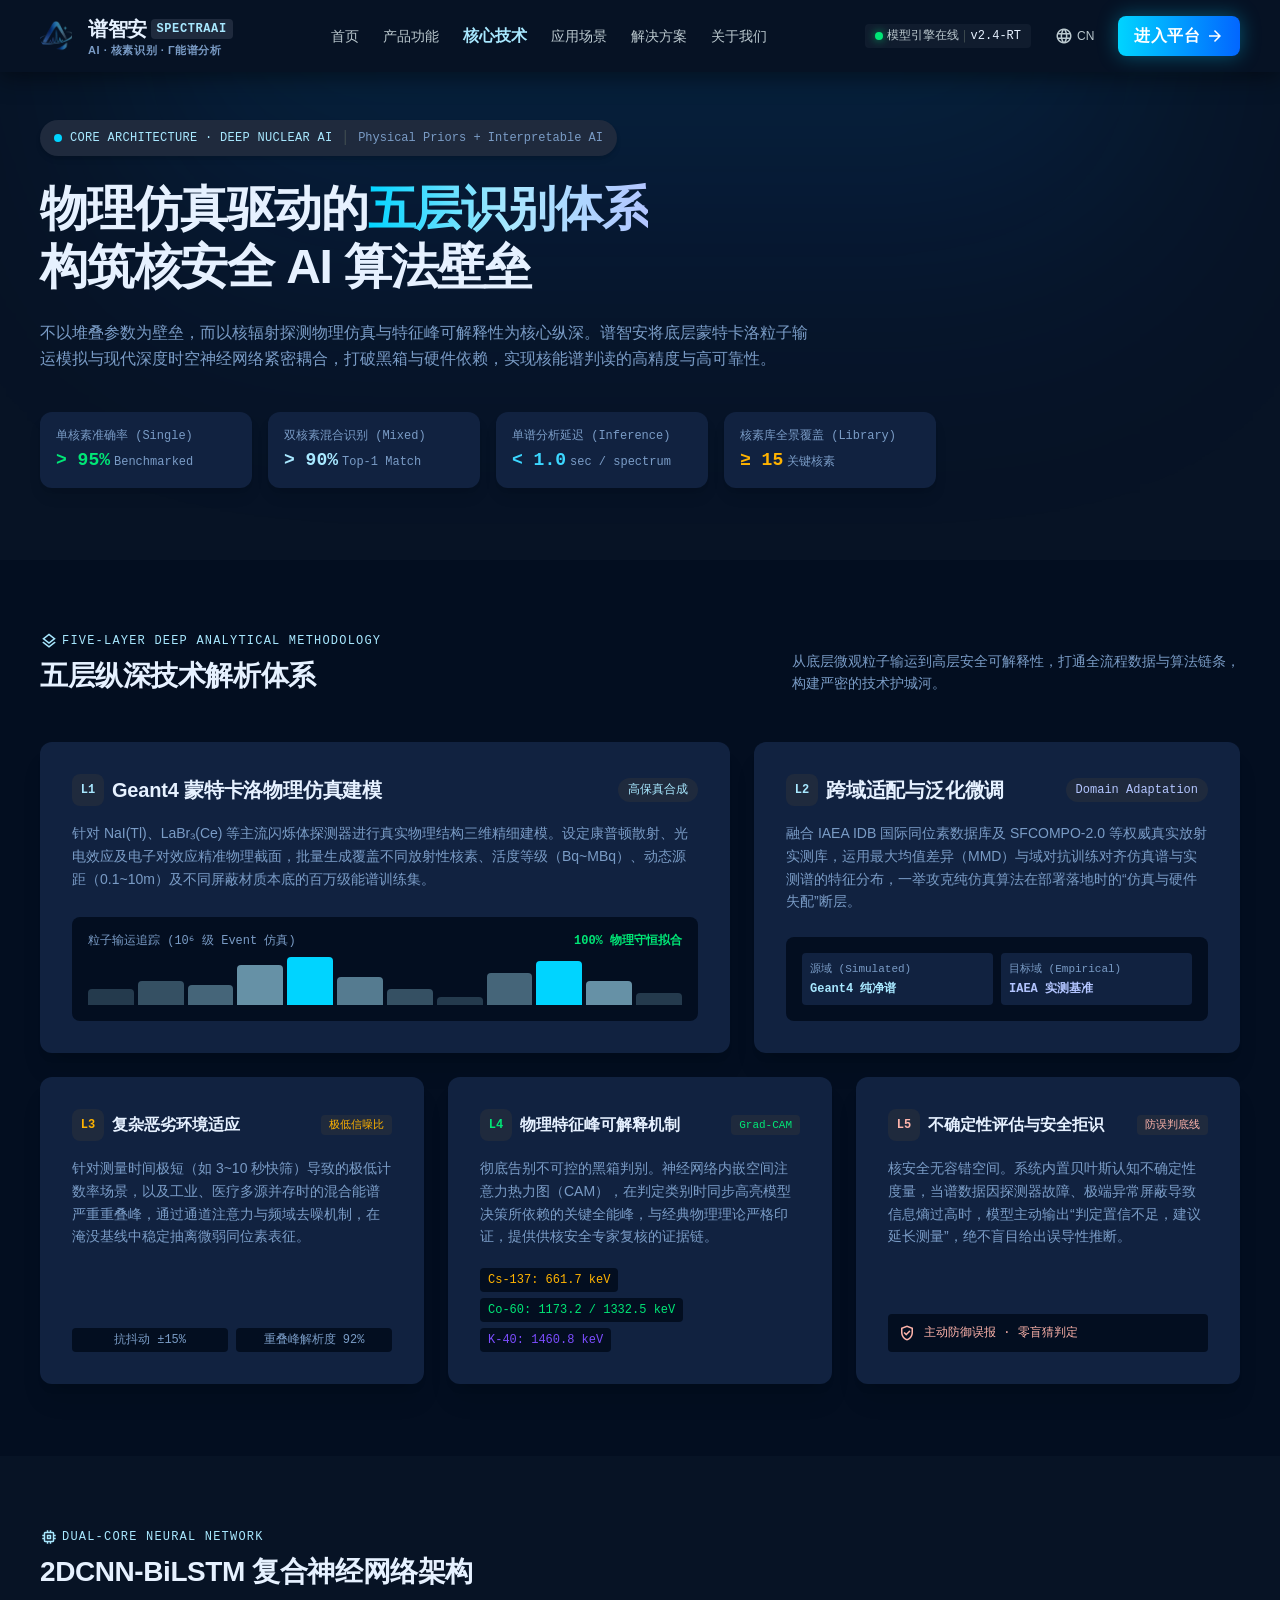
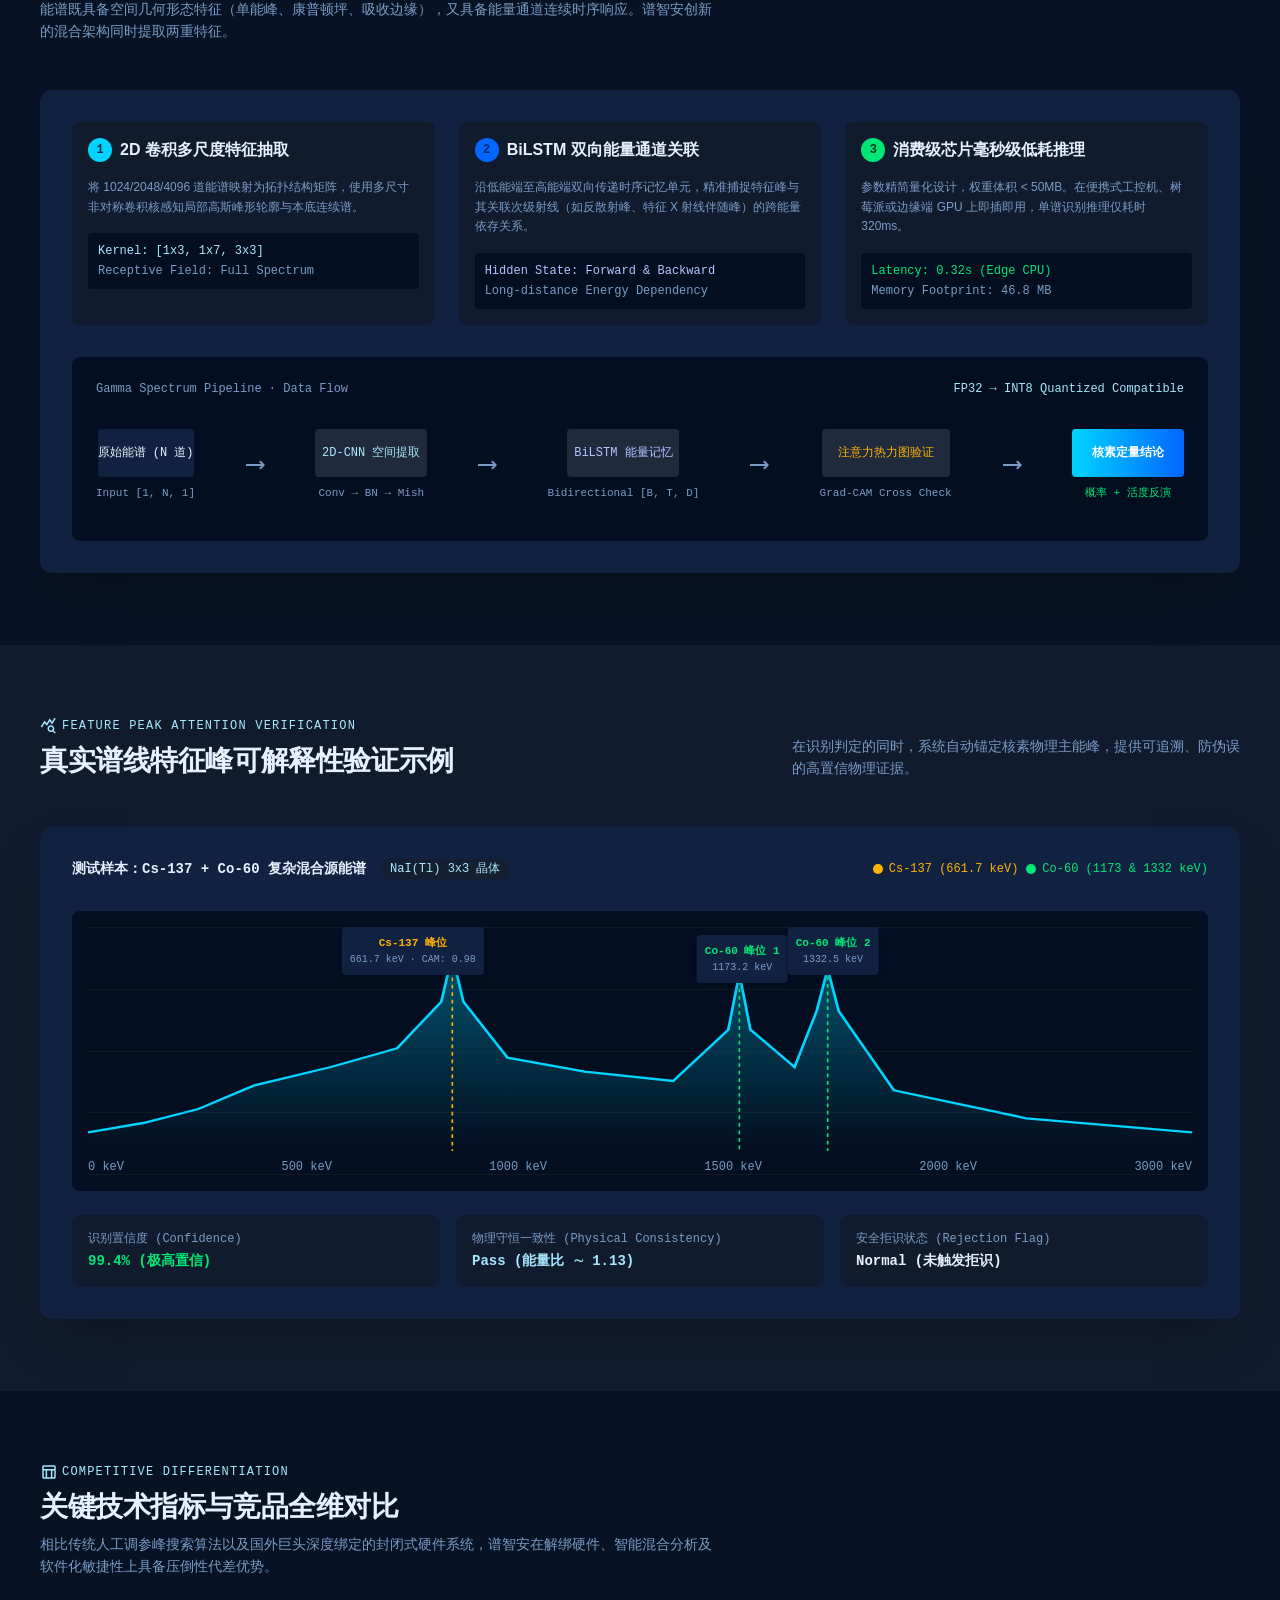
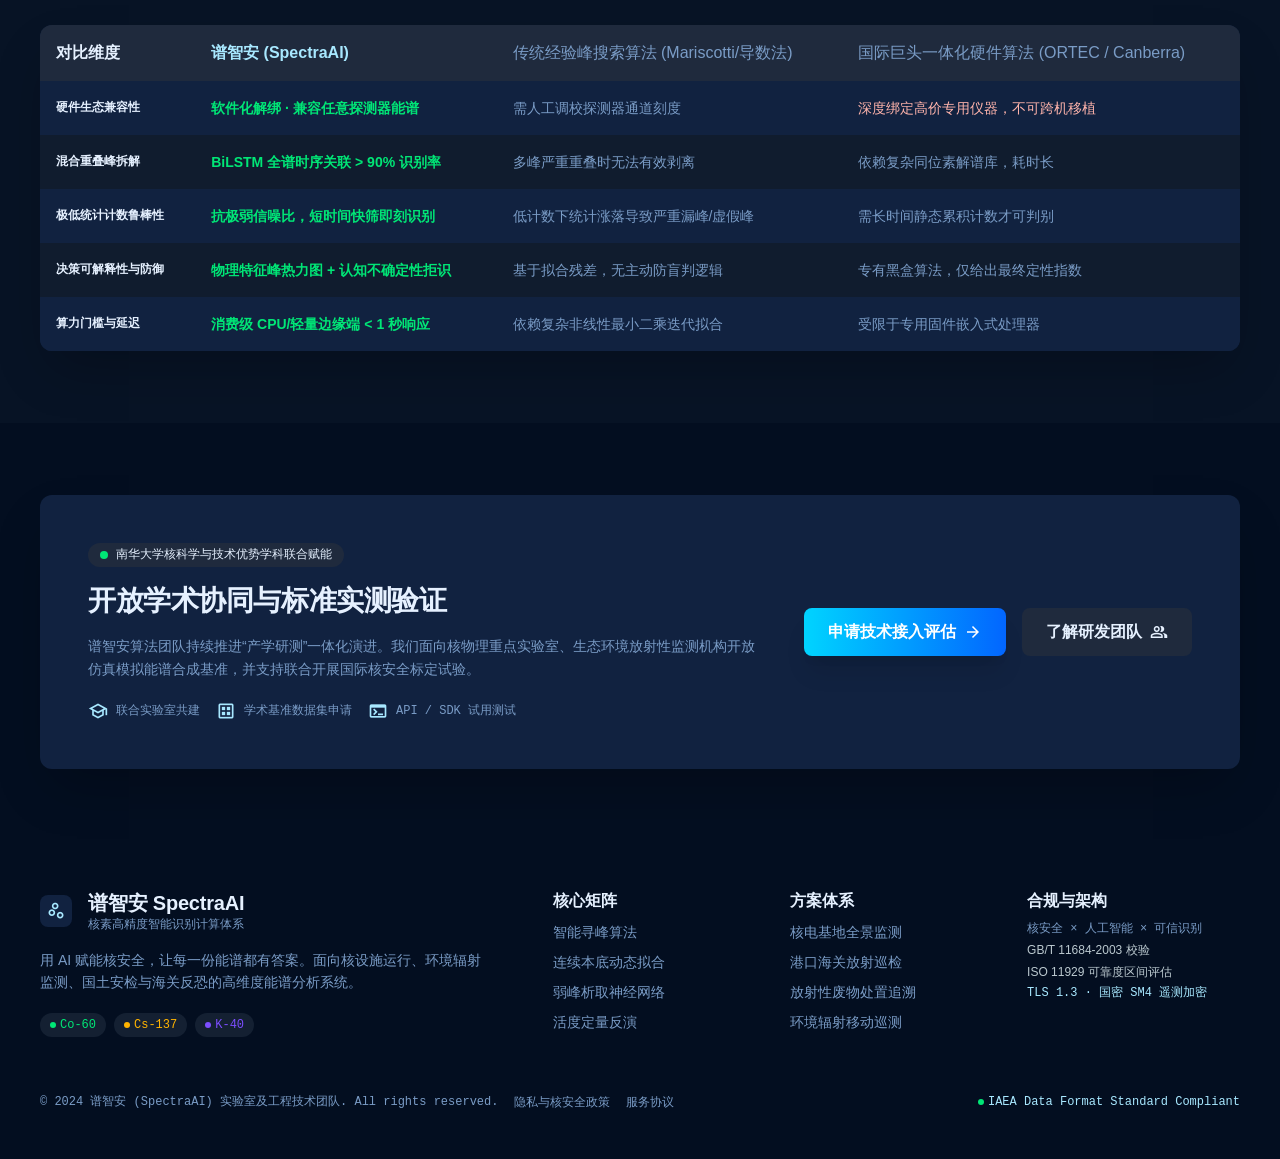
<file: core-technology.html>
<!DOCTYPE html>

<html class="dark" lang="zh-CN"><head><meta charset="utf-8"/><meta content="width=device-width, initial-scale=1.0" name="viewport"/><meta content="web_standard" name="shell-type"/><title>谱智安 - AI 核素智能识别平台</title><style>@layer base { html, body { margin: 0; padding: 0; } body { overscroll-behavior: none; } main > :first-child { margin-top: 0 !important; } main > :last-child { margin-bottom: 0 !important; } } ::-webkit-scrollbar { display: none; }</style><script src="assets/tailwind.js"></script><script id="tailwind-config">tailwind.config = { darkMode: "class", theme: { extend: { "colors": { "surface-container": "#142032", "outline-variant": "#3c494e", "border-subtle": "#1E3A5F", "isotope-k40": "#7C4DFF", "error": "#ffb4ab", "inverse-on-surface": "#253144", "surface-container-low": "#101c2e", "primary-fixed": "#b4ebff", "on-primary-fixed-variant": "#004e5f", "primary": "#a8e8ff", "surface-container-lowest": "#030e20", "primary-fixed-dim": "#3cd7ff", "secondary-fixed-dim": "#b3c5ff", "inverse-primary": "#00677e", "inverse-surface": "#d7e3fc", "surface-hover": "#1A3358", "surface-bright": "#2e394d", "secondary": "#b3c5ff", "tertiary-container": "#00e073", "on-primary": "#003642", "on-error": "#690005", "error-container": "#93000a", "on-background": "#d7e3fc", "tertiary-fixed-dim": "#00e475", "on-primary-fixed": "#001f27", "isotope-cs137": "#FFB300", "status-success": "#00E676", "text-primary": "#E6F1FF", "on-tertiary-fixed-variant": "#005226", "isotope-co60": "#00E676", "surface-container-high": "#1f2a3d", "on-secondary": "#002b75", "surface-dim": "#071325", "tertiary-fixed": "#62ff96", "border-highlight": "#24466E", "surface-container-highest": "#2a3548", "on-primary-container": "#00586b", "surface-tint": "#3cd7ff", "on-error-container": "#ffdad6", "on-surface": "#d7e3fc", "primary-container": "#00d4ff", "bg-elevated": "#0D1B2A", "surface": "#071325", "surface-panel": "#112240", "secondary-container": "#0266ff", "on-secondary-container": "#f9f7ff", "secondary-fixed": "#dae1ff", "outline": "#859398", "status-warning": "#FFB300", "on-surface-variant": "#bbc9cf", "surface-card": "#162A45", "bg-canvas": "#0A1628", "text-secondary": "#7A9CC6", "tertiary": "#3efe8a", "surface-variant": "#2a3548", "on-tertiary-container": "#005d2c", "background": "#071325", "on-secondary-fixed-variant": "#003fa4", "on-tertiary": "#003918", "on-tertiary-fixed": "#00210b", "on-secondary-fixed": "#001849" }, "borderRadius": { "DEFAULT": "0.25rem", "lg": "0.5rem", "xl": "0.75rem", "full": "9999px" }, "spacing": { "space-lg": "1.5rem", "gutter-desktop": "1.5rem", "gutter": "1.25rem", "space-2xl": "3rem", "space-xl": "2rem", "space-3xl": "4.5rem", "space-xs": "0.25rem", "margin-desktop": "2.5rem", "margin": "1.5rem", "space-sm": "0.5rem", "space-md": "1rem" }, "fontFamily": { "display-hero": [ "-apple-system","BlinkMacSystemFont","PingFang SC","Microsoft YaHei","sans-serif" ], "headline-md": [ "-apple-system","BlinkMacSystemFont","PingFang SC","Microsoft YaHei","sans-serif" ], "body-lg": [ "-apple-system","BlinkMacSystemFont","PingFang SC","Microsoft YaHei","sans-serif" ], "body-md": [ "-apple-system","BlinkMacSystemFont","PingFang SC","Microsoft YaHei","sans-serif" ], "headline-sm": [ "-apple-system","BlinkMacSystemFont","PingFang SC","Microsoft YaHei","sans-serif" ], "mono-data-md": [ "SFMono-Regular","Consolas","Menlo","monospace" ], "mono-data-lg": [ "SFMono-Regular","Consolas","Menlo","monospace" ], "mono-data-sm": [ "SFMono-Regular","Consolas","Menlo","monospace" ], "headline-lg": [ "-apple-system","BlinkMacSystemFont","PingFang SC","Microsoft YaHei","sans-serif" ], "label-caps": [ "-apple-system","BlinkMacSystemFont","PingFang SC","Microsoft YaHei","sans-serif" ], "display-hero-mobile": [ "-apple-system","BlinkMacSystemFont","PingFang SC","Microsoft YaHei","sans-serif" ], "body-sm": [ "-apple-system","BlinkMacSystemFont","PingFang SC","Microsoft YaHei","sans-serif" ] }, "fontSize": { "display-hero": [ "48px", { "lineHeight": "58px", "letterSpacing": "-0.02em", "fontWeight": "800" } ], "headline-md": [ "20px", { "lineHeight": "28px", "letterSpacing": "-0.01em", "fontWeight": "600" } ], "body-lg": [ "16px", { "lineHeight": "26px", "fontWeight": "400" } ], "body-md": [ "14px", { "lineHeight": "22px", "fontWeight": "400" } ], "headline-sm": [ "16px", { "lineHeight": "24px", "fontWeight": "600" } ], "mono-data-md": [ "14px", { "lineHeight": "20px", "fontWeight": "500" } ], "mono-data-lg": [ "18px", { "lineHeight": "24px", "fontWeight": "600" } ], "mono-data-sm": [ "12px", { "lineHeight": "16px", "fontWeight": "500" } ], "headline-lg": [ "28px", { "lineHeight": "36px", "letterSpacing": "-0.015em", "fontWeight": "700" } ], "label-caps": [ "11px", { "lineHeight": "14px", "letterSpacing": "0.08em", "fontWeight": "700" } ], "display-hero-mobile": [ "32px", { "lineHeight": "40px", "letterSpacing": "-0.01em", "fontWeight": "800" } ], "body-sm": [ "12px", { "lineHeight": "18px", "fontWeight": "400" } ] } } } };</script><link rel="stylesheet" href="assets/material-symbols.css"/></head><body class="bg-surface font-body-md text-on-surface antialiased selection:bg-primary-container selection:text-on-primary-container min-h-screen flex flex-col justify-between"><header class="fixed top-0 left-0 right-0 z-50 bg-surface/90 backdrop-blur-xl shadow-[0_4px_24px_rgba(0,0,0,0.5)]"><div class="h-[72px] max-w-[1440px] mx-auto px-margin-desktop flex items-center justify-between gap-space-md"><div class="flex items-center gap-space-md flex-shrink-0"><img alt="Profile" class="w-8 h-8 rounded-full object-cover" src="assets/logo-mark.png"/><div class="flex flex-col"><div class="flex items-center gap-space-xs"><span class="font-headline-md text-headline-md font-bold tracking-tight text-text-primary">谱智安</span><span class="px-1.5 py-0.5 rounded text-[10px] font-mono-data-sm text-mono-data-sm font-semibold tracking-wider uppercase bg-surface-container-high text-primary">SpectraAI</span></div><span class="font-label-caps text-label-caps uppercase text-text-secondary tracking-wider">AI · 核素识别 · γ能谱分析</span></div></div><nav class="hidden xl:flex items-center gap-space-lg" data-active-classes="text-primary font-semibold"><a class="font-body-md text-body-md text-on-surface-variant hover:text-on-surface transition-colors py-1" data-path="home" href="index.html">首页</a><a class="font-body-md text-body-md text-on-surface-variant hover:text-on-surface transition-colors py-1" data-path="product-features" href="product-features.html">产品功能</a><a aria-current="page" class="transition-colors py-1 text-primary font-semibold" data-path="core-technology" href="core-technology.html">核心技术</a><a class="font-body-md text-body-md text-on-surface-variant hover:text-on-surface transition-colors py-1" data-path="application-scenarios" href="application-scenarios.html">应用场景</a><a class="font-body-md text-body-md text-on-surface-variant hover:text-on-surface transition-colors py-1" data-path="solutions" href="solutions.html">解决方案</a><a class="font-body-md text-body-md text-on-surface-variant hover:text-on-surface transition-colors py-1" data-path="about-us" href="about.html">关于我们</a></nav><div class="flex items-center gap-space-md flex-shrink-0"><div class="hidden md:flex items-center gap-space-xs px-2.5 py-1 rounded bg-surface-container-low text-text-secondary font-mono-data-sm text-mono-data-sm"><span class="w-2 h-2 rounded-full bg-status-success shadow-[0_0_8px_rgba(0,230,118,0.7)]"></span><span class="text-on-surface-variant">模型引擎在线</span><span class="text-outline-variant font-sans">|</span><span class="font-mono-data-sm text-mono-data-sm text-text-primary">v2.4-RT</span></div><div class="hidden sm:flex items-center gap-1 text-on-surface-variant hover:text-on-surface px-2 py-1 rounded cursor-pointer font-body-sm text-body-sm transition-colors"><span class="material-symbols-outlined text-[18px]">language</span><span>CN</span></div><a class="flex items-center gap-1.5 px-4 py-2 rounded-lg bg-gradient-to-r from-primary-container to-secondary-container text-[#FFFFFF] font-headline-sm text-headline-sm font-semibold tracking-wide shadow-[0_0_20px_rgba(0,212,255,0.35)] hover:shadow-[0_0_28px_rgba(0,212,255,0.6)] hover:brightness-110 transition-all" data-path="platform-console" href="platform.html"><span>进入平台</span><span class="material-symbols-outlined text-[18px]">arrow_forward</span></a></div></div></header><main class="w-full pt-[72px] bg-surface flex-1"><div class="flex flex-col w-full">
<!-- Top Ambient Glow Field -->
<div class="relative w-full overflow-hidden">
<div class="absolute -top-40 left-1/2 -translate-x-1/2 w-[1000px] h-[460px] bg-gradient-to-b from-primary-container/15 via-secondary-container/10 to-transparent blur-[120px] pointer-events-none"></div>
<!-- Header Banner Section -->
<section class="relative max-w-[1440px] mx-auto px-margin-desktop pt-space-2xl pb-space-3xl">
<div class="flex flex-col gap-space-lg max-w-4xl">
<div class="inline-flex items-center gap-space-sm px-3.5 py-1.5 rounded-full bg-surface-container-high w-fit shadow-md">
<span class="w-2 h-2 rounded-full bg-primary-container animate-pulse"></span>
<span class="font-mono-data-sm text-mono-data-sm text-primary tracking-wide uppercase">Core Architecture · Deep Nuclear AI</span>
<span class="text-outline-variant font-mono-data-sm">|</span>
<span class="font-mono-data-sm text-mono-data-sm text-text-secondary">Physical Priors + Interpretable AI</span>
</div>
<h1 class="font-display-hero text-display-hero text-text-primary tracking-tight">
          物理仿真驱动的<span class="text-transparent bg-clip-text bg-gradient-to-r from-primary-container via-primary to-secondary">五层识别体系</span><br/>构筑核安全 AI 算法壁垒
        </h1>
<p class="font-body-lg text-body-lg text-text-secondary max-w-3xl leading-relaxed">
          不以堆叠参数为壁垒，而以核辐射探测物理仿真与特征峰可解释性为核心纵深。谱智安将底层蒙特卡洛粒子输运模拟与现代深度时空神经网络紧密耦合，打破黑箱与硬件依赖，实现核能谱判读的高精度与高可靠性。
        </p>
<!-- Dynamic Tech Snapshot Metrics -->
<div class="grid grid-cols-2 sm:grid-cols-4 gap-space-md pt-space-md">
<div class="p-space-md rounded-xl bg-surface-panel shadow-lg flex flex-col gap-1">
<span class="font-mono-data-sm text-mono-data-sm text-text-secondary">单核素准确率 (Single)</span>
<div class="flex items-baseline gap-1">
<span class="font-mono-data-lg text-mono-data-lg text-status-success font-bold">&gt; 95%</span>
<span class="font-mono-data-sm text-mono-data-sm text-text-secondary">Benchmarked</span>
</div>
</div>
<div class="p-space-md rounded-xl bg-surface-panel shadow-lg flex flex-col gap-1">
<span class="font-mono-data-sm text-mono-data-sm text-text-secondary">双核素混合识别 (Mixed)</span>
<div class="flex items-baseline gap-1">
<span class="font-mono-data-lg text-mono-data-lg text-primary font-bold">&gt; 90%</span>
<span class="font-mono-data-sm text-mono-data-sm text-text-secondary">Top-1 Match</span>
</div>
</div>
<div class="p-space-md rounded-xl bg-surface-panel shadow-lg flex flex-col gap-1">
<span class="font-mono-data-sm text-mono-data-sm text-text-secondary">单谱分析延迟 (Inference)</span>
<div class="flex items-baseline gap-1">
<span class="font-mono-data-lg text-mono-data-lg text-primary-fixed-dim font-bold">&lt; 1.0</span>
<span class="font-mono-data-sm text-mono-data-sm text-text-secondary">sec / spectrum</span>
</div>
</div>
<div class="p-space-md rounded-xl bg-surface-panel shadow-lg flex flex-col gap-1">
<span class="font-mono-data-sm text-mono-data-sm text-text-secondary">核素库全景覆盖 (Library)</span>
<div class="flex items-baseline gap-1">
<span class="font-mono-data-lg text-mono-data-lg text-isotope-cs137 font-bold">≥ 15</span>
<span class="font-mono-data-sm text-mono-data-sm text-text-secondary">关键核素</span>
</div>
</div>
</div>
</div>
</section>
</div>
<!-- Five-Layer Deep Architecture Section -->
<section class="w-full bg-surface-container-lowest py-space-3xl">
<div class="max-w-[1440px] mx-auto px-margin-desktop flex flex-col gap-space-2xl">
<div class="flex flex-col md:flex-row md:items-end justify-between gap-space-md">
<div class="flex flex-col gap-2">
<div class="flex items-center gap-space-xs font-mono-data-sm text-mono-data-sm text-primary uppercase tracking-widest">
<span class="material-symbols-outlined text-[18px]">layers</span>
<span>Five-Layer Deep Analytical Methodology</span>
</div>
<h2 class="font-headline-lg text-headline-lg text-text-primary">
            五层纵深技术解析体系
          </h2>
</div>
<p class="font-body-md text-body-md text-text-secondary max-w-md">
          从底层微观粒子输运到高层安全可解释性，打通全流程数据与算法链条，构建严密的技术护城河。
        </p>
</div>
<!-- Five Layers Stack -->
<div class="grid grid-cols-1 lg:grid-cols-12 gap-space-lg">
<!-- Layer 1: Geant4 -->
<div class="lg:col-span-7 bg-surface-panel rounded-xl p-space-xl shadow-xl flex flex-col justify-between group transition-all duration-300">
<div class="flex flex-col gap-space-md">
<div class="flex items-center justify-between">
<div class="flex items-center gap-space-sm">
<span class="w-8 h-8 rounded-lg bg-surface-container-high text-primary flex items-center justify-center font-mono-data-sm text-mono-data-sm font-bold">L1</span>
<span class="font-headline-md text-headline-md text-text-primary font-bold">Geant4 蒙特卡洛物理仿真建模</span>
</div>
<span class="px-2.5 py-1 rounded-full bg-surface-container-high font-mono-data-sm text-mono-data-sm text-primary">高保真合成</span>
</div>
<p class="font-body-md text-body-md text-text-secondary leading-relaxed">
              针对 NaI(Tl)、LaBr₃(Ce) 等主流闪烁体探测器进行真实物理结构三维精细建模。设定康普顿散射、光电效应及电子对效应精准物理截面，批量生成覆盖不同放射性核素、活度等级（Bq~MBq）、动态源距（0.1~10m）及不同屏蔽材质本底的百万级能谱训练集。
            </p>
</div>
<div class="mt-space-lg p-space-md rounded-lg bg-surface-container-lowest flex flex-col gap-space-sm">
<div class="flex items-center justify-between font-mono-data-sm text-mono-data-sm text-text-secondary">
<span>粒子输运追踪 (10⁶ 级 Event 仿真)</span>
<span class="text-status-success font-semibold">100% 物理守恒拟合</span>
</div>
<!-- Progress / Visualizer Sparkline -->
<div class="w-full h-12 flex items-end gap-1 pt-2">
<div class="flex-1 bg-primary/20 h-4 rounded-t"></div>
<div class="flex-1 bg-primary/30 h-6 rounded-t"></div>
<div class="flex-1 bg-primary/40 h-5 rounded-t"></div>
<div class="flex-1 bg-primary/60 h-10 rounded-t"></div>
<div class="flex-1 bg-primary-container h-12 rounded-t"></div>
<div class="flex-1 bg-primary/50 h-7 rounded-t"></div>
<div class="flex-1 bg-primary/30 h-4 rounded-t"></div>
<div class="flex-1 bg-primary/20 h-2 rounded-t"></div>
<div class="flex-1 bg-primary/40 h-8 rounded-t"></div>
<div class="flex-1 bg-primary-container h-11 rounded-t"></div>
<div class="flex-1 bg-primary/60 h-6 rounded-t"></div>
<div class="flex-1 bg-primary/20 h-3 rounded-t"></div>
</div>
</div>
</div>
<!-- Layer 2: Domain Adaptation -->
<div class="lg:col-span-5 bg-surface-panel rounded-xl p-space-xl shadow-xl flex flex-col justify-between">
<div class="flex flex-col gap-space-md">
<div class="flex items-center justify-between">
<div class="flex items-center gap-space-sm">
<span class="w-8 h-8 rounded-lg bg-surface-container-high text-primary flex items-center justify-center font-mono-data-sm text-mono-data-sm font-bold">L2</span>
<span class="font-headline-md text-headline-md text-text-primary font-bold">跨域适配与泛化微调</span>
</div>
<span class="px-2.5 py-1 rounded-full bg-surface-container-high font-mono-data-sm text-mono-data-sm text-secondary">Domain Adaptation</span>
</div>
<p class="font-body-md text-body-md text-text-secondary leading-relaxed">
              融合 IAEA IDB 国际同位素数据库及 SFCOMPO-2.0 等权威真实放射实测库，运用最大均值差异（MMD）与域对抗训练对齐仿真谱与实测谱的特征分布，一举攻克纯仿真算法在部署落地时的“仿真与硬件失配”断层。
            </p>
</div>
<div class="mt-space-lg p-space-md rounded-lg bg-surface-container-lowest grid grid-cols-2 gap-space-sm font-mono-data-sm text-mono-data-sm">
<div class="flex flex-col gap-1 p-2 rounded bg-surface-panel">
<span class="text-text-secondary text-[11px]">源域 (Simulated)</span>
<span class="text-primary font-semibold">Geant4 纯净谱</span>
</div>
<div class="flex flex-col gap-1 p-2 rounded bg-surface-panel">
<span class="text-text-secondary text-[11px]">目标域 (Empirical)</span>
<span class="text-secondary font-semibold">IAEA 实测基准</span>
</div>
</div>
</div>
<!-- Layer 3: Complex Environment Robustness -->
<div class="lg:col-span-4 bg-surface-panel rounded-xl p-space-xl shadow-xl flex flex-col justify-between">
<div class="flex flex-col gap-space-md">
<div class="flex items-center justify-between">
<div class="flex items-center gap-space-sm">
<span class="w-8 h-8 rounded-lg bg-surface-container-high text-isotope-cs137 flex items-center justify-center font-mono-data-sm text-mono-data-sm font-bold">L3</span>
<span class="font-headline-sm text-headline-sm text-text-primary font-bold">复杂恶劣环境适应</span>
</div>
<span class="px-2 py-0.5 rounded text-[11px] font-mono-data-sm bg-surface-container-high text-status-warning">极低信噪比</span>
</div>
<p class="font-body-md text-body-md text-text-secondary leading-relaxed">
              针对测量时间极短（如 3~10 秒快筛）导致的极低计数率场景，以及工业、医疗多源并存时的混合能谱严重重叠峰，通过通道注意力与频域去噪机制，在淹没基线中稳定抽离微弱同位素表征。
            </p>
</div>
<div class="mt-space-md flex items-center gap-space-sm pt-space-sm">
<span class="px-2.5 py-1 rounded bg-surface-container-lowest text-text-secondary font-mono-data-sm text-mono-data-sm flex-1 text-center">抗抖动 ±15%</span>
<span class="px-2.5 py-1 rounded bg-surface-container-lowest text-text-secondary font-mono-data-sm text-mono-data-sm flex-1 text-center">重叠峰解析度 92%</span>
</div>
</div>
<!-- Layer 4: Feature Peak Interpretability -->
<div class="lg:col-span-4 bg-surface-panel rounded-xl p-space-xl shadow-xl flex flex-col justify-between">
<div class="flex flex-col gap-space-md">
<div class="flex items-center justify-between">
<div class="flex items-center gap-space-sm">
<span class="w-8 h-8 rounded-lg bg-surface-container-high text-status-success flex items-center justify-center font-mono-data-sm text-mono-data-sm font-bold">L4</span>
<span class="font-headline-sm text-headline-sm text-text-primary font-bold">物理特征峰可解释机制</span>
</div>
<span class="px-2 py-0.5 rounded text-[11px] font-mono-data-sm bg-surface-container-high text-status-success">Grad-CAM</span>
</div>
<p class="font-body-md text-body-md text-text-secondary leading-relaxed">
              彻底告别不可控的黑箱判别。神经网络内嵌空间注意力热力图（CAM），在判定类别时同步高亮模型决策所依赖的关键全能峰，与经典物理理论严格印证，提供供核安全专家复核的证据链。
            </p>
</div>
<div class="mt-space-md flex flex-wrap gap-1.5 pt-space-xs font-mono-data-sm text-mono-data-sm">
<span class="px-2 py-1 rounded bg-surface-container-lowest text-isotope-cs137">Cs-137: 661.7 keV</span>
<span class="px-2 py-1 rounded bg-surface-container-lowest text-isotope-co60">Co-60: 1173.2 / 1332.5 keV</span>
<span class="px-2 py-1 rounded bg-surface-container-lowest text-isotope-k40">K-40: 1460.8 keV</span>
</div>
</div>
<!-- Layer 5: Safe Rejection Mechanism -->
<div class="lg:col-span-4 bg-surface-panel rounded-xl p-space-xl shadow-xl flex flex-col justify-between">
<div class="flex flex-col gap-space-md">
<div class="flex items-center justify-between">
<div class="flex items-center gap-space-sm">
<span class="w-8 h-8 rounded-lg bg-surface-container-high text-error flex items-center justify-center font-mono-data-sm text-mono-data-sm font-bold">L5</span>
<span class="font-headline-sm text-headline-sm text-text-primary font-bold">不确定性评估与安全拒识</span>
</div>
<span class="px-2 py-0.5 rounded text-[11px] font-mono-data-sm bg-surface-container-high text-error">防误判底线</span>
</div>
<p class="font-body-md text-body-md text-text-secondary leading-relaxed">
              核安全无容错空间。系统内置贝叶斯认知不确定性度量，当谱数据因探测器故障、极端异常屏蔽导致信息熵过高时，模型主动输出“判定置信不足，建议延长测量”，绝不盲目给出误导性推断。
            </p>
</div>
<div class="mt-space-md p-2.5 rounded bg-surface-container-lowest flex items-center gap-2 font-mono-data-sm text-mono-data-sm text-error">
<span class="material-symbols-outlined text-[18px]">verified_user</span>
<span>主动防御误报 · 零盲猜判定</span>
</div>
</div>
</div>
</div>
</section>
<!-- Algorithm Deep-Dive: 2DCNN-BiLSTM Architecture -->
<section class="max-w-[1440px] mx-auto px-margin-desktop py-space-3xl w-full">
<div class="flex flex-col gap-space-2xl">
<div class="flex flex-col gap-2 max-w-2xl">
<div class="flex items-center gap-space-xs font-mono-data-sm text-mono-data-sm text-primary uppercase tracking-widest">
<span class="material-symbols-outlined text-[18px]">memory</span>
<span>Dual-Core Neural Network</span>
</div>
<h2 class="font-headline-lg text-headline-lg text-text-primary">
          2DCNN-BiLSTM 复合神经网络架构
        </h2>
<p class="font-body-md text-body-md text-text-secondary">
          能谱既具备空间几何形态特征（单能峰、康普顿坪、吸收边缘），又具备能量通道连续时序响应。谱智安创新的混合架构同时提取两重特征。
        </p>
</div>
<!-- Network Pipeline Schematic -->
<div class="bg-surface-panel rounded-xl p-space-xl shadow-2xl flex flex-col gap-space-xl">
<div class="grid grid-cols-1 md:grid-cols-3 gap-space-lg">
<!-- Step 1: Input & 2D Conv -->
<div class="flex flex-col gap-space-md p-space-md rounded-lg bg-surface-container-low">
<div class="flex items-center gap-2">
<span class="w-6 h-6 rounded-full bg-primary-container text-on-primary font-mono-data-sm text-mono-data-sm font-bold flex items-center justify-center">1</span>
<span class="font-headline-sm text-headline-sm text-text-primary font-bold">2D 卷积多尺度特征抽取</span>
</div>
<p class="font-body-sm text-body-sm text-text-secondary leading-relaxed">
              将 1024/2048/4096 道能谱映射为拓扑结构矩阵，使用多尺寸非对称卷积核感知局部高斯峰形轮廓与本底连续谱。
            </p>
<div class="p-2.5 rounded bg-surface-container-lowest font-mono-data-sm text-mono-data-sm text-text-secondary flex flex-col gap-1">
<span class="text-primary">Kernel: [1x3, 1x7, 3x3]</span>
<span>Receptive Field: Full Spectrum</span>
</div>
</div>
<!-- Step 2: BiLSTM -->
<div class="flex flex-col gap-space-md p-space-md rounded-lg bg-surface-container-low">
<div class="flex items-center gap-2">
<span class="w-6 h-6 rounded-full bg-secondary-container text-on-secondary font-mono-data-sm text-mono-data-sm font-bold flex items-center justify-center">2</span>
<span class="font-headline-sm text-headline-sm text-text-primary font-bold">BiLSTM 双向能量通道关联</span>
</div>
<p class="font-body-sm text-body-sm text-text-secondary leading-relaxed">
              沿低能端至高能端双向传递时序记忆单元，精准捕捉特征峰与其关联次级射线（如反散射峰、特征 X 射线伴随峰）的跨能量依存关系。
            </p>
<div class="p-2.5 rounded bg-surface-container-lowest font-mono-data-sm text-mono-data-sm text-text-secondary flex flex-col gap-1">
<span class="text-secondary">Hidden State: Forward &amp; Backward</span>
<span>Long-distance Energy Dependency</span>
</div>
</div>
<!-- Step 3: Lightweight Inference -->
<div class="flex flex-col gap-space-md p-space-md rounded-lg bg-surface-container-low">
<div class="flex items-center gap-2">
<span class="w-6 h-6 rounded-full bg-status-success text-on-tertiary font-mono-data-sm text-mono-data-sm font-bold flex items-center justify-center">3</span>
<span class="font-headline-sm text-headline-sm text-text-primary font-bold">消费级芯片毫秒级低耗推理</span>
</div>
<p class="font-body-sm text-body-sm text-text-secondary leading-relaxed">
              参数精简量化设计，权重体积 &lt; 50MB。在便携式工控机、树莓派或边缘端 GPU 上即插即用，单谱识别推理仅耗时 320ms。
            </p>
<div class="p-2.5 rounded bg-surface-container-lowest font-mono-data-sm text-mono-data-sm text-text-secondary flex flex-col gap-1">
<span class="text-status-success">Latency: 0.32s (Edge CPU)</span>
<span>Memory Footprint: 46.8 MB</span>
</div>
</div>
</div>
<!-- Inline Visual Concept Diagram -->
<div class="p-space-lg rounded-lg bg-surface-container-lowest flex flex-col gap-space-md overflow-x-auto">
<div class="flex items-center justify-between min-w-[600px]">
<span class="font-mono-data-sm text-mono-data-sm text-text-secondary">Gamma Spectrum Pipeline · Data Flow</span>
<span class="font-mono-data-sm text-mono-data-sm text-primary">FP32 → INT8 Quantized Compatible</span>
</div>
<div class="flex items-center justify-between min-w-[600px] py-4">
<div class="flex flex-col items-center gap-2">
<div class="w-24 h-12 rounded bg-surface-panel flex items-center justify-center font-mono-data-sm text-mono-data-sm text-text-primary">原始能谱 (N 道)</div>
<span class="font-mono-data-sm text-[11px] text-text-secondary">Input [1, N, 1]</span>
</div>
<span class="material-symbols-outlined text-text-secondary">trending_flat</span>
<div class="flex flex-col items-center gap-2">
<div class="w-28 h-12 rounded bg-surface-container-high flex items-center justify-center font-mono-data-sm text-mono-data-sm text-primary">2D-CNN 空间提取</div>
<span class="font-mono-data-sm text-[11px] text-text-secondary">Conv → BN → Mish</span>
</div>
<span class="material-symbols-outlined text-text-secondary">trending_flat</span>
<div class="flex flex-col items-center gap-2">
<div class="w-28 h-12 rounded bg-surface-container-high flex items-center justify-center font-mono-data-sm text-mono-data-sm text-secondary">BiLSTM 能量记忆</div>
<span class="font-mono-data-sm text-[11px] text-text-secondary">Bidirectional [B, T, D]</span>
</div>
<span class="material-symbols-outlined text-text-secondary">trending_flat</span>
<div class="flex flex-col items-center gap-2">
<div class="w-32 h-12 rounded bg-surface-container-high flex items-center justify-center font-mono-data-sm text-mono-data-sm text-status-warning">注意力热力图验证</div>
<span class="font-mono-data-sm text-[11px] text-text-secondary">Grad-CAM Cross Check</span>
</div>
<span class="material-symbols-outlined text-text-secondary">trending_flat</span>
<div class="flex flex-col items-center gap-2">
<div class="w-28 h-12 rounded bg-gradient-to-r from-primary-container to-secondary-container flex items-center justify-center font-mono-data-sm text-mono-data-sm text-white font-bold">核素定量结论</div>
<span class="font-mono-data-sm text-[11px] text-status-success">概率 + 活度反演</span>
</div>
</div>
</div>
</div>
</div>
</section>
<!-- Interactive Spectrum Showcase Mockup -->
<section class="w-full bg-surface-container-low py-space-3xl">
<div class="max-w-[1440px] mx-auto px-margin-desktop flex flex-col gap-space-2xl">
<div class="flex flex-col md:flex-row md:items-end justify-between gap-space-md">
<div class="flex flex-col gap-2">
<div class="flex items-center gap-space-xs font-mono-data-sm text-mono-data-sm text-primary uppercase tracking-widest">
<span class="material-symbols-outlined text-[18px]">query_stats</span>
<span>Feature Peak Attention Verification</span>
</div>
<h2 class="font-headline-lg text-headline-lg text-text-primary">
            真实谱线特征峰可解释性验证示例
          </h2>
</div>
<p class="font-body-md text-body-md text-text-secondary max-w-md">
          在识别判定的同时，系统自动锚定核素物理主能峰，提供可追溯、防伪误的高置信物理证据。
        </p>
</div>
<!-- Graphical Spectrum Container -->
<div class="bg-surface-panel rounded-xl p-space-xl shadow-2xl flex flex-col gap-space-lg">
<div class="flex flex-wrap items-center justify-between gap-space-md pb-space-sm">
<div class="flex items-center gap-space-md">
<span class="font-mono-data-md text-mono-data-md text-text-primary font-bold">测试样本：Cs-137 + Co-60 复杂混合源能谱</span>
<span class="px-2 py-0.5 rounded bg-surface-container text-primary font-mono-data-sm text-mono-data-sm">NaI(Tl) 3x3 晶体</span>
</div>
<div class="flex items-center gap-space-sm font-mono-data-sm text-mono-data-sm">
<span class="flex items-center gap-1.5 text-isotope-cs137"><span class="w-2.5 h-2.5 rounded-full bg-isotope-cs137"></span>Cs-137 (661.7 keV)</span>
<span class="flex items-center gap-1.5 text-isotope-co60"><span class="w-2.5 h-2.5 rounded-full bg-isotope-co60"></span>Co-60 (1173 &amp; 1332 keV)</span>
</div>
</div>
<!-- SVG Spectrum Display Chart -->
<div class="relative w-full h-[280px] bg-surface-container-lowest rounded-lg p-space-md flex flex-col justify-between overflow-hidden">
<!-- Background Grid Lines -->
<div class="absolute inset-0 flex flex-col justify-between p-space-md pointer-events-none opacity-20">
<div class="w-full h-px bg-outline-variant"></div>
<div class="w-full h-px bg-outline-variant"></div>
<div class="w-full h-px bg-outline-variant"></div>
<div class="w-full h-px bg-outline-variant"></div>
<div class="w-full h-px bg-outline-variant"></div>
</div>
<!-- The SVG Spectrum Curve -->
<svg class="w-full h-full" preserveaspectratio="none" viewbox="0 0 1000 240">
<defs>
<lineargradient id="spectrumGradient" x1="0%" x2="0%" y1="0%" y2="100%">
<stop offset="0%" stop-color="#00D4FF" stop-opacity="0.35"></stop>
<stop offset="100%" stop-color="#00D4FF" stop-opacity="0.0"></stop>
</lineargradient>
</defs>
<!-- Gradient Area Fill -->
<path d="M 0,220 L 50,210 L 100,195 L 150,170 L 220,150 L 280,130 L 320,80 L 330,30 L 340,80 L 380,140 L 450,155 L 530,165 L 580,110 L 590,50 L 600,110 L 640,150 L 660,90 L 670,45 L 680,90 L 730,175 L 850,205 L 1000,220 L 1000,240 L 0,240 Z" fill="url(#spectrumGradient)"></path>
<!-- Main Spectrum Trace Line -->
<path d="M 0,220 L 50,210 L 100,195 L 150,170 L 220,150 L 280,130 L 320,80 L 330,30 L 340,80 L 380,140 L 450,155 L 530,165 L 580,110 L 590,50 L 600,110 L 640,150 L 660,90 L 670,45 L 680,90 L 730,175 L 850,205 L 1000,220" fill="none" stroke="#00D4FF" stroke-width="2.5"></path>
<!-- Peak Indicators -->
<!-- Peak 1: Cs-137 (661.7 keV) -->
<circle cx="330" cy="30" fill="#FFB300" r="5"></circle>
<line stroke="#FFB300" stroke-dasharray="4,4" stroke-width="1.5" x1="330" x2="330" y1="30" y2="240"></line>
<!-- Peak 2: Co-60 (1173.2 keV) -->
<circle cx="590" cy="50" fill="#00E676" r="5"></circle>
<line stroke="#00E676" stroke-dasharray="4,4" stroke-width="1.5" x1="590" x2="590" y1="50" y2="240"></line>
<!-- Peak 3: Co-60 (1332.5 keV) -->
<circle cx="670" cy="45" fill="#00E676" r="5"></circle>
<line stroke="#00E676" stroke-dasharray="4,4" stroke-width="1.5" x1="670" x2="670" y1="45" y2="240"></line>
</svg>
<!-- Floating Badges in Chart -->
<div class="absolute top-4 left-[30%] -translate-x-1/2 p-2 rounded bg-surface-panel shadow-md flex flex-col items-center pointer-events-none">
<span class="font-mono-data-sm text-[11px] text-isotope-cs137 font-bold">Cs-137 峰位</span>
<span class="font-mono-data-sm text-[10px] text-text-secondary">661.7 keV · CAM: 0.98</span>
</div>
<div class="absolute top-6 left-[59%] -translate-x-1/2 p-2 rounded bg-surface-panel shadow-md flex flex-col items-center pointer-events-none">
<span class="font-mono-data-sm text-[11px] text-isotope-co60 font-bold">Co-60 峰位 1</span>
<span class="font-mono-data-sm text-[10px] text-text-secondary">1173.2 keV</span>
</div>
<div class="absolute top-4 left-[67%] -translate-x-1/2 p-2 rounded bg-surface-panel shadow-md flex flex-col items-center pointer-events-none">
<span class="font-mono-data-sm text-[11px] text-isotope-co60 font-bold">Co-60 峰位 2</span>
<span class="font-mono-data-sm text-[10px] text-text-secondary">1332.5 keV</span>
</div>
<!-- Bottom Axis Coordinates -->
<div class="relative w-full flex justify-between font-mono-data-sm text-mono-data-sm text-text-secondary pt-2">
<span>0 keV</span>
<span>500 keV</span>
<span>1000 keV</span>
<span>1500 keV</span>
<span>2000 keV</span>
<span>3000 keV</span>
</div>
</div>
<div class="grid grid-cols-1 md:grid-cols-3 gap-space-md font-mono-data-sm text-mono-data-sm">
<div class="p-space-md rounded-lg bg-surface-container-low flex flex-col gap-1">
<span class="text-text-secondary">识别置信度 (Confidence)</span>
<span class="text-status-success font-bold text-mono-data-md">99.4% (极高置信)</span>
</div>
<div class="p-space-md rounded-lg bg-surface-container-low flex flex-col gap-1">
<span class="text-text-secondary">物理守恒一致性 (Physical Consistency)</span>
<span class="text-primary font-bold text-mono-data-md">Pass (能量比 ∼ 1.13)</span>
</div>
<div class="p-space-md rounded-lg bg-surface-container-low flex flex-col gap-1">
<span class="text-text-secondary">安全拒识状态 (Rejection Flag)</span>
<span class="text-text-primary font-bold text-mono-data-md">Normal (未触发拒识)</span>
</div>
</div>
</div>
</div>
</section>
<!-- Technical Benchmarks & Competitive Matrix -->
<section class="max-w-[1440px] mx-auto px-margin-desktop py-space-3xl w-full">
<div class="flex flex-col gap-space-2xl">
<div class="flex flex-col gap-2 max-w-2xl">
<div class="flex items-center gap-space-xs font-mono-data-sm text-mono-data-sm text-primary uppercase tracking-widest">
<span class="material-symbols-outlined text-[18px]">table_chart</span>
<span>Competitive Differentiation</span>
</div>
<h2 class="font-headline-lg text-headline-lg text-text-primary">
          关键技术指标与竞品全维对比
        </h2>
<p class="font-body-md text-body-md text-text-secondary">
          相比传统人工调参峰搜索算法以及国外巨头深度绑定的封闭式硬件系统，谱智安在解绑硬件、智能混合分析及软件化敏捷性上具备压倒性代差优势。
        </p>
</div>
<!-- Comparative Table -->
<div class="overflow-x-auto rounded-xl shadow-2xl bg-surface-panel">
<table class="w-full text-left font-body-md text-body-md">
<thead>
<tr class="bg-surface-container-high text-text-primary font-headline-sm text-headline-sm">
<th class="p-space-md font-semibold">对比维度</th>
<th class="p-space-md text-primary font-bold">谱智安 (SpectraAI)</th>
<th class="p-space-md text-text-secondary font-normal">传统经验峰搜索算法 (Mariscotti/导数法)</th>
<th class="p-space-md text-text-secondary font-normal">国际巨头一体化硬件算法 (ORTEC / Canberra)</th>
</tr>
</thead>
<tbody class="divide-y-0">
<tr class="bg-surface-panel hover:bg-surface-container-low transition-colors">
<td class="p-space-md font-mono-data-sm text-mono-data-sm text-text-primary font-bold">硬件生态兼容性</td>
<td class="p-space-md text-status-success font-semibold">软件化解绑 · 兼容任意探测器能谱</td>
<td class="p-space-md text-text-secondary">需人工调校探测器通道刻度</td>
<td class="p-space-md text-error">深度绑定高价专用仪器，不可跨机移植</td>
</tr>
<tr class="bg-surface-container-low hover:bg-surface-container transition-colors">
<td class="p-space-md font-mono-data-sm text-mono-data-sm text-text-primary font-bold">混合重叠峰拆解</td>
<td class="p-space-md text-status-success font-semibold">BiLSTM 全谱时序关联 &gt; 90% 识别率</td>
<td class="p-space-md text-text-secondary">多峰严重重叠时无法有效剥离</td>
<td class="p-space-md text-text-secondary">依赖复杂同位素解谱库，耗时长</td>
</tr>
<tr class="bg-surface-panel hover:bg-surface-container-low transition-colors">
<td class="p-space-md font-mono-data-sm text-mono-data-sm text-text-primary font-bold">极低统计计数鲁棒性</td>
<td class="p-space-md text-status-success font-semibold">抗极弱信噪比，短时间快筛即刻识别</td>
<td class="p-space-md text-text-secondary">低计数下统计涨落导致严重漏峰/虚假峰</td>
<td class="p-space-md text-text-secondary">需长时间静态累积计数才可判别</td>
</tr>
<tr class="bg-surface-container-low hover:bg-surface-container transition-colors">
<td class="p-space-md font-mono-data-sm text-mono-data-sm text-text-primary font-bold">决策可解释性与防御</td>
<td class="p-space-md text-status-success font-semibold">物理特征峰热力图 + 认知不确定性拒识</td>
<td class="p-space-md text-text-secondary">基于拟合残差，无主动防盲判逻辑</td>
<td class="p-space-md text-text-secondary">专有黑盒算法，仅给出最终定性指数</td>
</tr>
<tr class="bg-surface-panel hover:bg-surface-container-low transition-colors">
<td class="p-space-md font-mono-data-sm text-mono-data-sm text-text-primary font-bold">算力门槛与延迟</td>
<td class="p-space-md text-status-success font-semibold">消费级 CPU/轻量边缘端 &lt; 1 秒响应</td>
<td class="p-space-md text-text-secondary">依赖复杂非线性最小二乘迭代拟合</td>
<td class="p-space-md text-text-secondary">受限于专用固件嵌入式处理器</td>
</tr>
</tbody>
</table>
</div>
</div>
</section>
<!-- Open Academic Collaboration & Ecosystem -->
<section class="w-full bg-surface-container-lowest py-space-3xl">
<div class="max-w-[1440px] mx-auto px-margin-desktop flex flex-col gap-space-2xl">
<div class="bg-surface-panel rounded-xl p-space-2xl shadow-2xl flex flex-col lg:flex-row items-center justify-between gap-space-xl">
<div class="flex flex-col gap-space-md max-w-2xl">
<div class="inline-flex items-center gap-2 px-3 py-1 rounded-full bg-surface-container-high w-fit">
<span class="w-2 h-2 rounded-full bg-status-success"></span>
<span class="font-mono-data-sm text-mono-data-sm text-text-primary">南华大学核科学与技术优势学科联合赋能</span>
</div>
<h3 class="font-headline-lg text-headline-lg text-text-primary">
            开放学术协同与标准实测验证
          </h3>
<p class="font-body-md text-body-md text-text-secondary leading-relaxed">
            谱智安算法团队持续推进“产学研测”一体化演进。我们面向核物理重点实验室、生态环境放射性监测机构开放仿真模拟能谱合成基准，并支持联合开展国际核安全标定试验。
          </p>
<div class="flex flex-wrap items-center gap-space-md pt-space-xs">
<div class="flex items-center gap-2 text-text-secondary font-mono-data-sm text-mono-data-sm">
<span class="material-symbols-outlined text-primary text-[20px]">school</span>
<span>联合实验室共建</span>
</div>
<div class="flex items-center gap-2 text-text-secondary font-mono-data-sm text-mono-data-sm">
<span class="material-symbols-outlined text-primary text-[20px]">dataset</span>
<span>学术基准数据集申请</span>
</div>
<div class="flex items-center gap-2 text-text-secondary font-mono-data-sm text-mono-data-sm">
<span class="material-symbols-outlined text-primary text-[20px]">terminal</span>
<span>API / SDK 试用测试</span>
</div>
</div>
</div>
<div class="flex flex-col sm:flex-row items-center gap-space-md w-full lg:w-auto">
<a class="w-full sm:w-auto px-6 py-3 rounded-lg bg-gradient-to-r from-primary-container to-secondary-container text-white font-headline-sm text-headline-sm font-semibold flex items-center justify-center gap-2 shadow-xl hover:brightness-110 transition-all" data-path="platform-console" href="platform.html">
<span>申请技术接入评估</span>
<span class="material-symbols-outlined text-[18px]">arrow_forward</span>
</a>
<a class="w-full sm:w-auto px-6 py-3 rounded-lg bg-surface-container-high hover:bg-surface-bright text-text-primary font-headline-sm text-headline-sm font-semibold flex items-center justify-center gap-2 transition-all" data-path="about-us" href="about.html">
<span>了解研发团队</span>
<span class="material-symbols-outlined text-[18px]">group</span>
</a>
</div>
</div>
</div>
</section>
</div></main><footer class="w-full bg-surface-container-lowest"><div class="max-w-[1440px] mx-auto px-margin-desktop py-space-2xl"><div class="grid grid-cols-1 lg:grid-cols-12 gap-space-xl pb-space-xl"><div class="lg:col-span-5 flex flex-col gap-space-md"><div class="flex items-center gap-space-md"><div class="w-8 h-8 rounded-lg bg-surface-panel flex items-center justify-center"><span class="material-symbols-outlined text-primary text-[20px]">scatter_plot</span></div><div class="flex flex-col"><span class="font-headline-md text-headline-md font-bold text-text-primary">谱智安 SpectraAI</span><span class="font-mono-data-sm text-mono-data-sm text-text-secondary">核素高精度智能识别计算体系</span></div></div><p class="font-body-md text-body-md text-text-secondary max-w-md">用 AI 赋能核安全，让每一份能谱都有答案。面向核设施运行、环境辐射监测、国土安检与海关反恐的高维度能谱分析系统。</p><div class="flex items-center gap-space-sm pt-space-xs"><span class="inline-flex items-center gap-1 px-2.5 py-1 rounded-full bg-surface-container font-mono-data-sm text-mono-data-sm text-isotope-co60"><span class="w-1.5 h-1.5 rounded-full bg-isotope-co60"></span>Co-60</span><span class="inline-flex items-center gap-1 px-2.5 py-1 rounded-full bg-surface-container font-mono-data-sm text-mono-data-sm text-isotope-cs137"><span class="w-1.5 h-1.5 rounded-full bg-isotope-cs137"></span>Cs-137</span><span class="inline-flex items-center gap-1 px-2.5 py-1 rounded-full bg-surface-container font-mono-data-sm text-mono-data-sm text-isotope-k40"><span class="w-1.5 h-1.5 rounded-full bg-isotope-k40"></span>K-40</span></div></div><div class="lg:col-span-7 grid grid-cols-2 sm:grid-cols-3 gap-space-lg"><div class="flex flex-col gap-space-sm"><span class="font-headline-sm text-headline-sm text-text-primary font-semibold">核心矩阵</span><a class="font-body-md text-body-md text-text-secondary hover:text-primary transition-colors" data-path="product-features" href="product-features.html">智能寻峰算法</a><a class="font-body-md text-body-md text-text-secondary hover:text-primary transition-colors" data-path="product-features" href="product-features.html">连续本底动态拟合</a><a class="font-body-md text-body-md text-text-secondary hover:text-primary transition-colors" data-path="product-features" href="product-features.html">弱峰析取神经网络</a><a class="font-body-md text-body-md text-text-secondary hover:text-primary transition-colors" data-path="product-features" href="product-features.html">活度定量反演</a></div><div class="flex flex-col gap-space-sm"><span class="font-headline-sm text-headline-sm text-text-primary font-semibold">方案体系</span><a class="font-body-md text-body-md text-text-secondary hover:text-primary transition-colors" data-path="solutions" href="solutions.html">核电基地全景监测</a><a class="font-body-md text-body-md text-text-secondary hover:text-primary transition-colors" data-path="solutions" href="solutions.html">港口海关放射巡检</a><a class="font-body-md text-body-md text-text-secondary hover:text-primary transition-colors" data-path="solutions" href="solutions.html">放射性废物处置追溯</a><a class="font-body-md text-body-md text-text-secondary hover:text-primary transition-colors" data-path="solutions" href="solutions.html">环境辐射移动巡测</a></div><div class="flex flex-col gap-space-sm"><span class="font-headline-sm text-headline-sm text-text-primary font-semibold">合规与架构</span><div class="flex flex-col gap-1"><span class="font-mono-data-sm text-mono-data-sm text-text-secondary">核安全 × 人工智能 × 可信识别</span><span class="font-body-sm text-body-sm text-on-surface-variant">GB/T 11684-2003 校验</span><span class="font-body-sm text-body-sm text-on-surface-variant">ISO 11929 可靠度区间评估</span><span class="font-mono-data-sm text-mono-data-sm text-primary">TLS 1.3 · 国密 SM4 遥测加密</span></div></div></div></div><div class="pt-space-lg flex flex-col md:flex-row items-center justify-between gap-space-md text-text-secondary font-body-sm text-body-sm"><div class="flex items-center gap-space-md flex-wrap"><span class="font-mono-data-sm text-mono-data-sm">© 2024 谱智安 (SpectraAI) 实验室及工程技术团队. All rights reserved.</span><a class="hover:text-primary transition-colors" data-path="privacy-security" href="#">隐私与核安全政策</a><a class="hover:text-primary transition-colors" data-path="terms-service" href="#">服务协议</a></div><div class="flex items-center gap-space-xs font-mono-data-sm text-mono-data-sm text-primary"><span class="w-1.5 h-1.5 rounded-full bg-status-success"></span><span>IAEA Data Format Standard Compliant</span></div></div></div></footer></body></html>
</file>
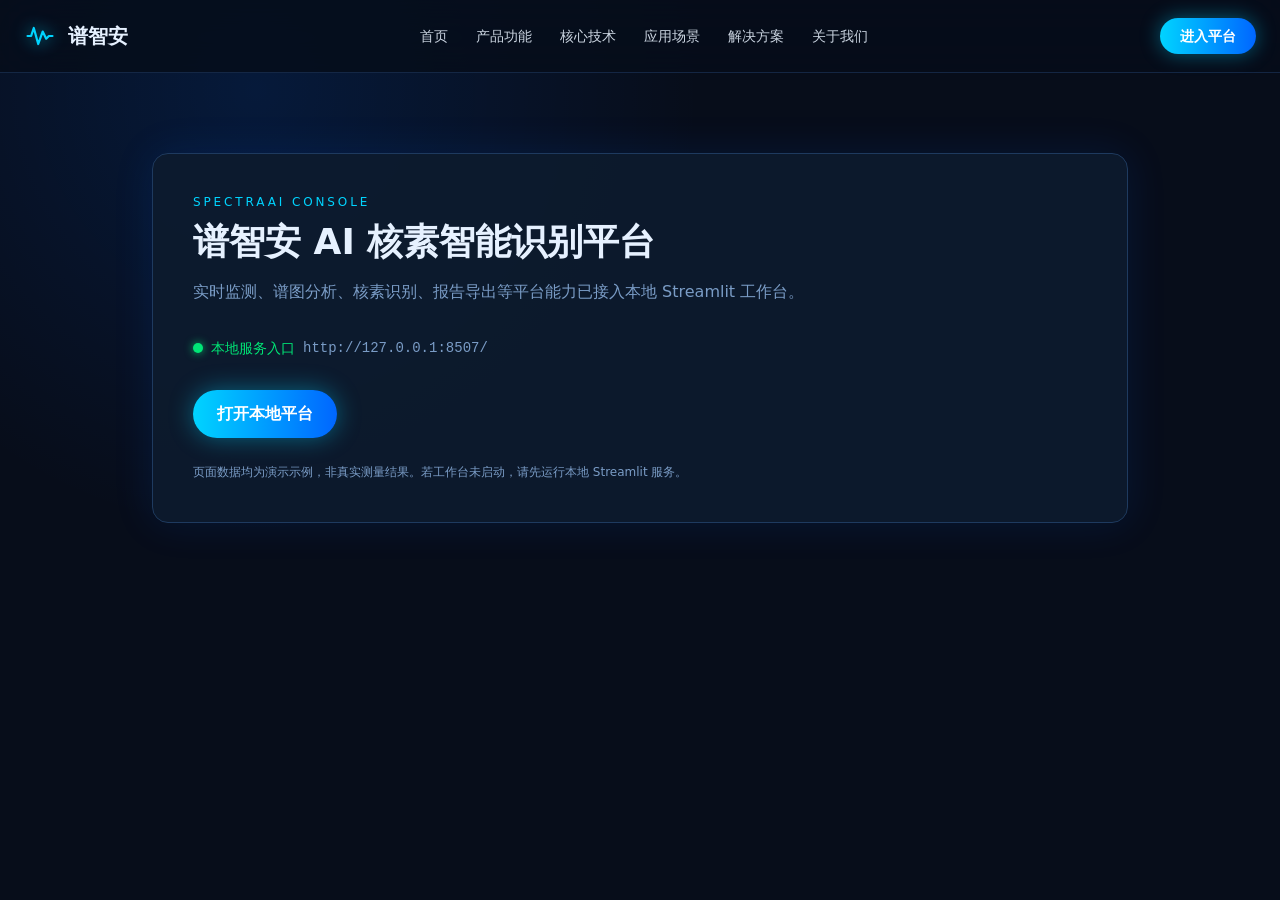
<file: platform.html>
<!DOCTYPE html>
<html lang="zh-CN" class="scroll-smooth">
<head>
  <meta charset="utf-8"/>
  <meta content="width=device-width, initial-scale=1.0" name="viewport"/>
  <title>谱智安 - AI 核素智能识别平台</title>
  <script src="assets/tailwind.js"></script>
  <script>
    tailwind.config = {
      theme: {
        extend: {
          colors: {
            dark: '#070D18',
            card: '#0D1B2E',
            cyan: '#00D4FF',
            blue: '#0066FF',
            border: '#1E3A5F',
            muted: '#7A9CC6'
          }
        }
      }
    }
  </script>
  <style>
    body { background: radial-gradient(circle at 20% 10%, rgba(0,102,255,0.14), transparent 34%), #070D1A; }
  </style>
</head>
<body class="min-h-screen text-[#E6F1FF] font-sans antialiased">
  <header class="sticky top-0 z-50 border-b border-[#1E3A5F]/60 bg-[#070D1A]/85 backdrop-blur-xl">
    <div class="max-w-[1440px] mx-auto h-[72px] px-6 flex items-center justify-between">
      <a href="index.html" class="flex items-center gap-3">
        <svg class="w-8 h-8 text-[#00D4FF] drop-shadow-[0_0_8px_rgba(0,212,255,0.7)]" fill="none" viewBox="0 0 36 36">
          <path d="M4 18H8L11 9L16 27L21 13L25 21L28 18H32" stroke="currentColor" stroke-width="2.5" stroke-linecap="round" stroke-linejoin="round"/>
        </svg>
        <span class="text-xl font-bold">谱智安</span>
      </a>
      <nav class="hidden lg:flex items-center gap-7 text-sm">
    <a class="text-slate-300 hover:text-white transition-colors py-2" href="index.html">首页</a>
    <a class="text-slate-300 hover:text-white transition-colors py-2" href="product-features.html">产品功能</a>
    <a class="text-slate-300 hover:text-white transition-colors py-2" href="core-technology.html">核心技术</a>
    <a class="text-slate-300 hover:text-white transition-colors py-2" href="application-scenarios.html">应用场景</a>
    <a class="text-slate-300 hover:text-white transition-colors py-2" href="solutions.html">解决方案</a>
    <a class="text-slate-300 hover:text-white transition-colors py-2" href="about.html">关于我们</a>
    </nav>
      <a href="platform.html" class="rounded-full bg-gradient-to-r from-[#00D4FF] to-[#0066FF] px-5 py-2 text-sm font-semibold text-white shadow-[0_0_20px_rgba(0,212,255,0.4)]">进入平台</a>
    </div>
  </header>
  <main class="max-w-5xl mx-auto px-6 py-20">
    <div class="rounded-2xl border border-[#1E3A5F] bg-[#0D1B2E]/90 p-10 shadow-[0_0_40px_rgba(0,102,255,0.12)]">
      <p class="text-xs uppercase tracking-[0.24em] text-[#00D4FF]">SpectraAI Console</p>
      <h1 class="mt-3 text-4xl font-bold">谱智安 AI 核素智能识别平台</h1>
      <p class="mt-4 max-w-2xl leading-7 text-[#7A9CC6]">实时监测、谱图分析、核素识别、报告导出等平台能力已接入本地 Streamlit 工作台。</p>
      <div class="mt-8 flex items-center gap-2 text-sm">
        <span class="h-2.5 w-2.5 rounded-full bg-[#00E676] shadow-[0_0_8px_rgba(0,230,118,0.8)]"></span>
        <span class="text-[#00E676]">本地服务入口</span>
        <span class="font-mono text-[#7A9CC6]">http://127.0.0.1:8507/</span>
      </div>
      <a href="http://127.0.0.1:8507/" class="mt-8 inline-flex items-center gap-2 rounded-full bg-gradient-to-r from-[#00D4FF] to-[#0066FF] px-6 py-3 font-semibold text-white shadow-[0_0_24px_rgba(0,212,255,0.4)]">打开本地平台</a>
      <p class="mt-6 text-xs leading-5 text-[#7A9CC6]">页面数据均为演示示例，非真实测量结果。若工作台未启动，请先运行本地 Streamlit 服务。</p>
    </div>
  </main>
</body>
</html>
</file>
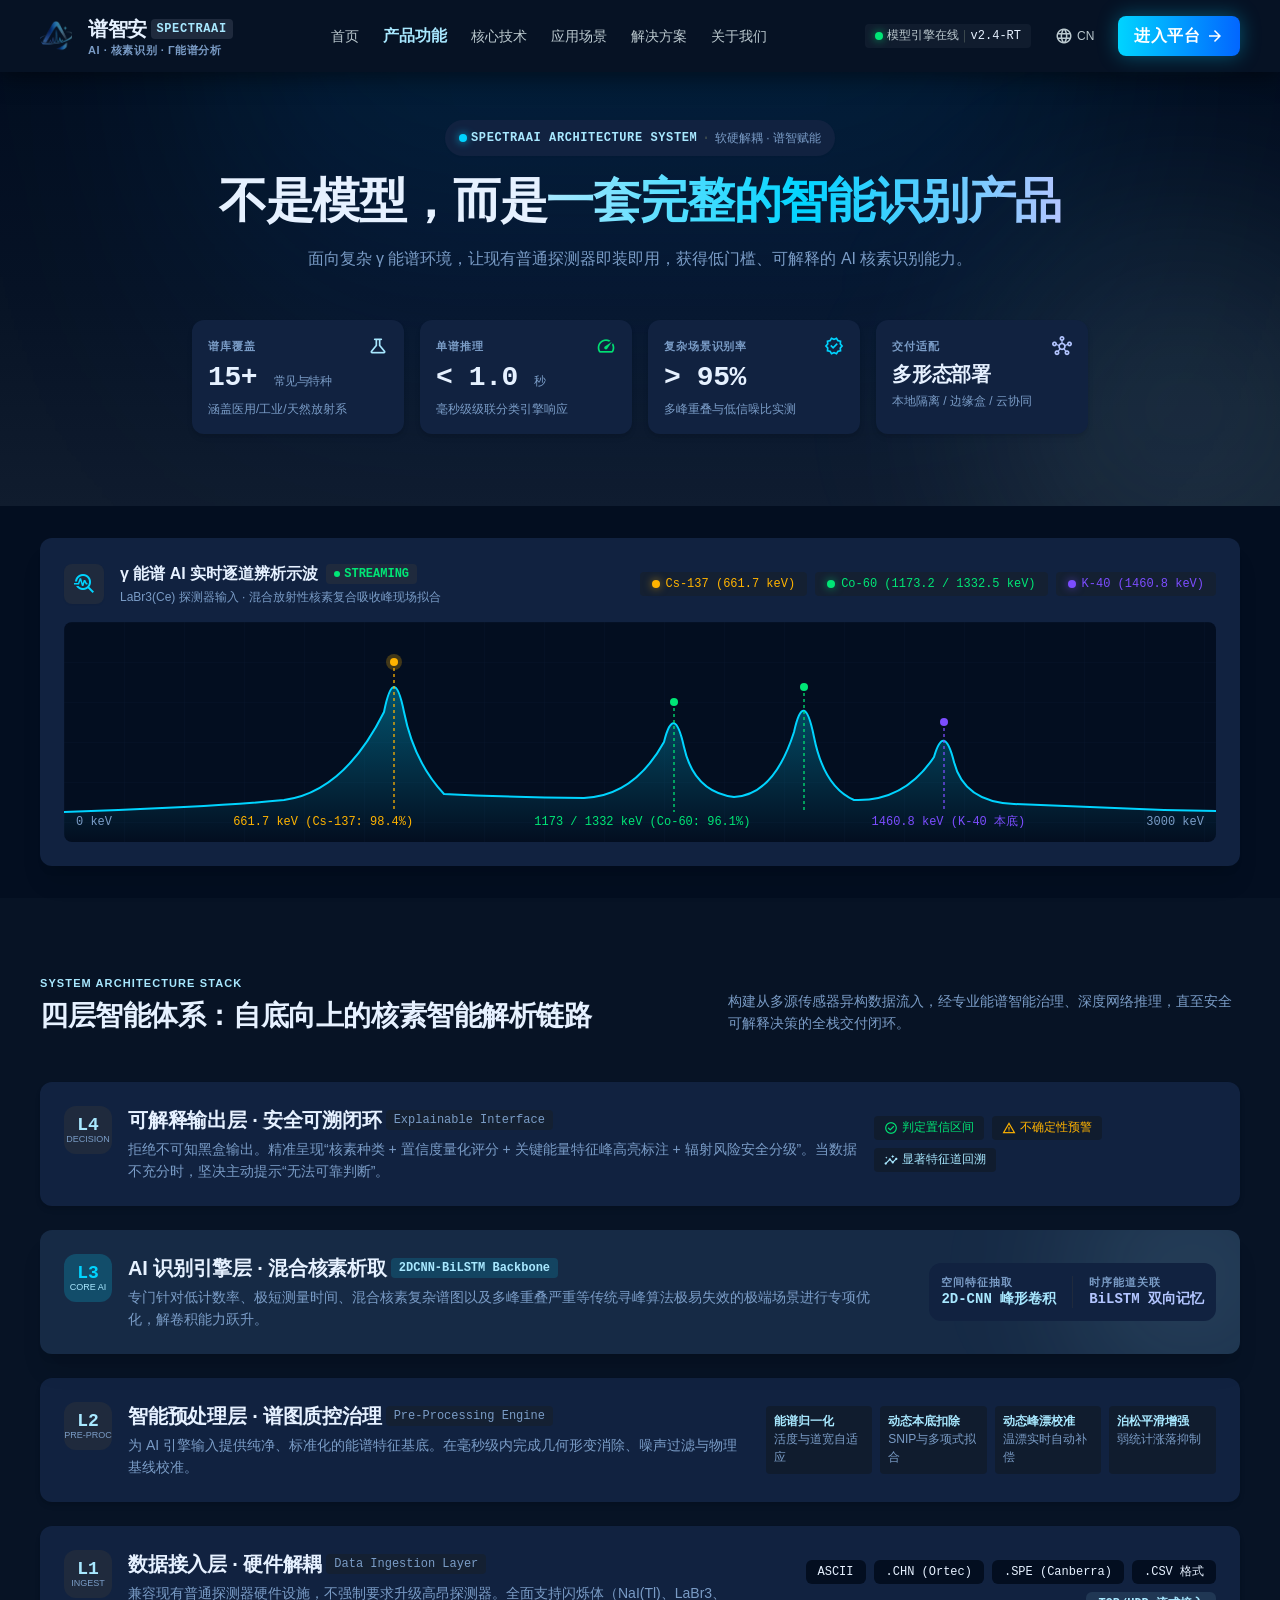
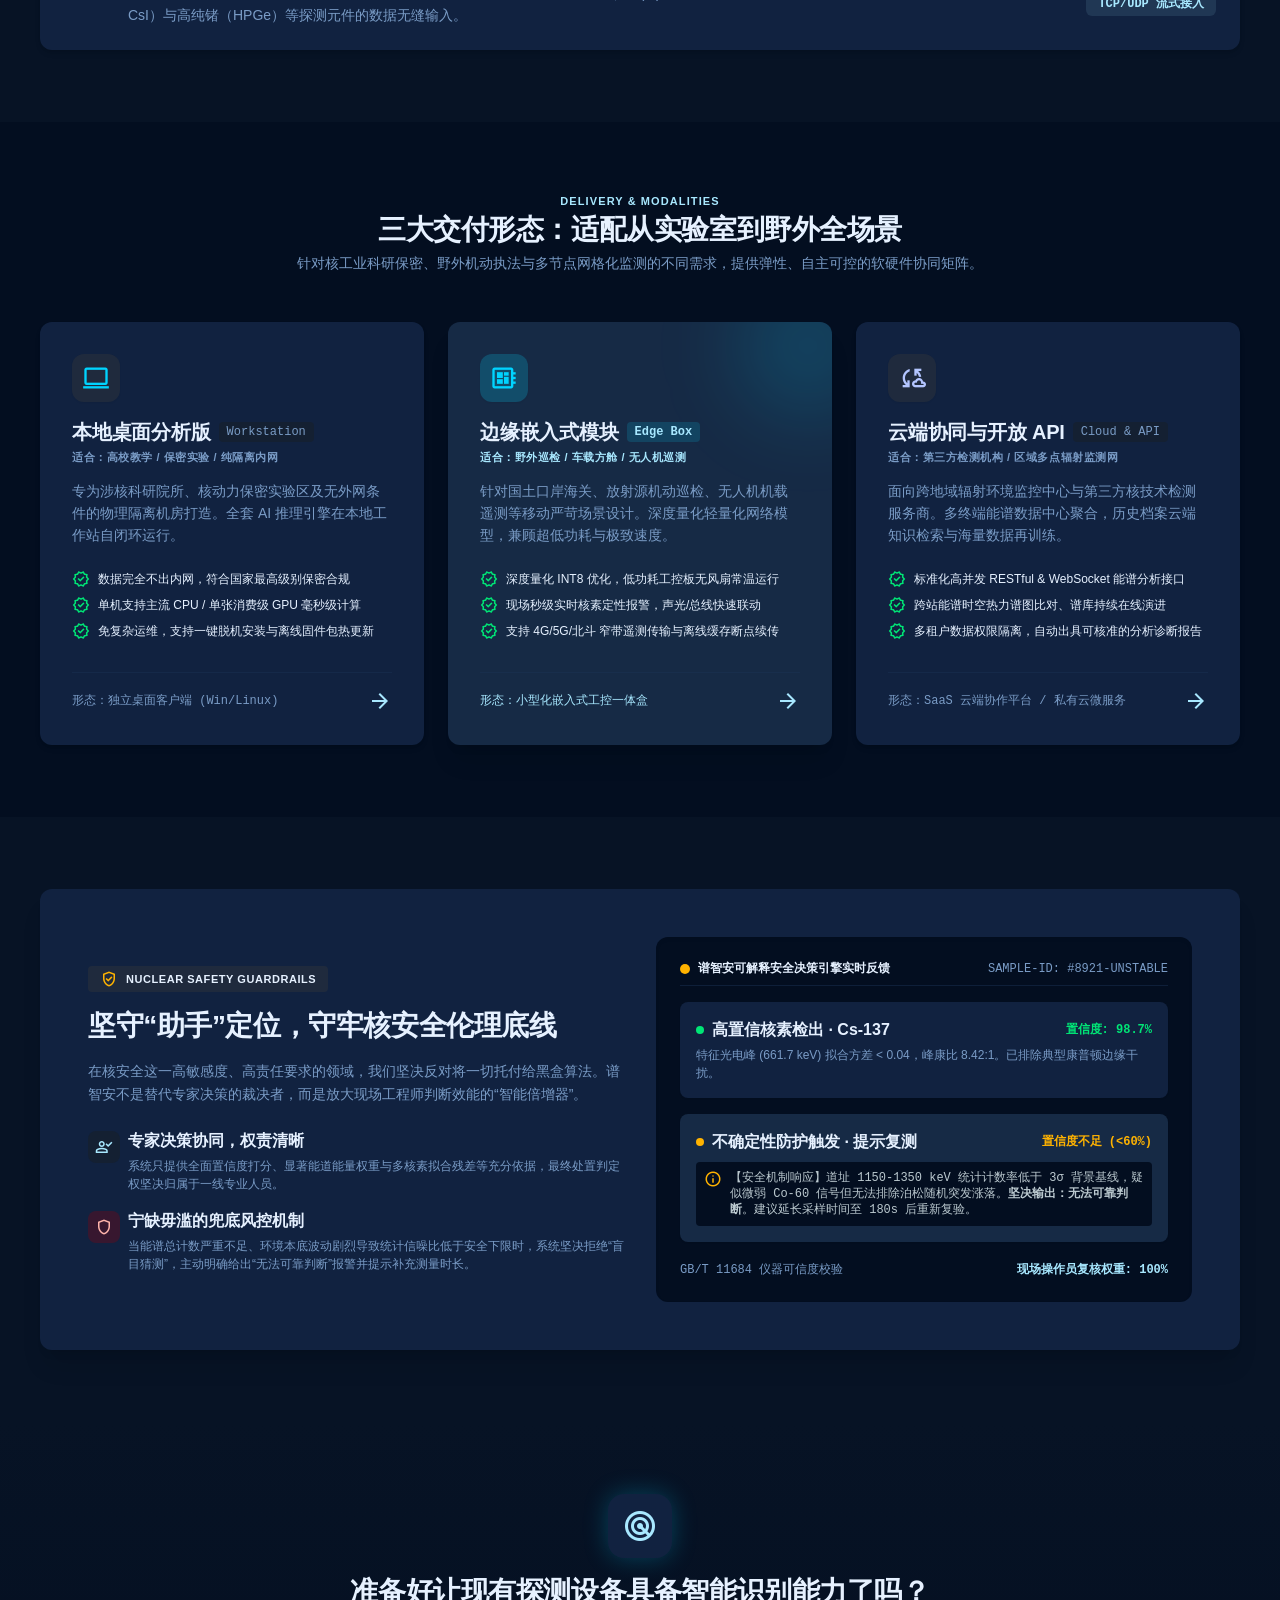
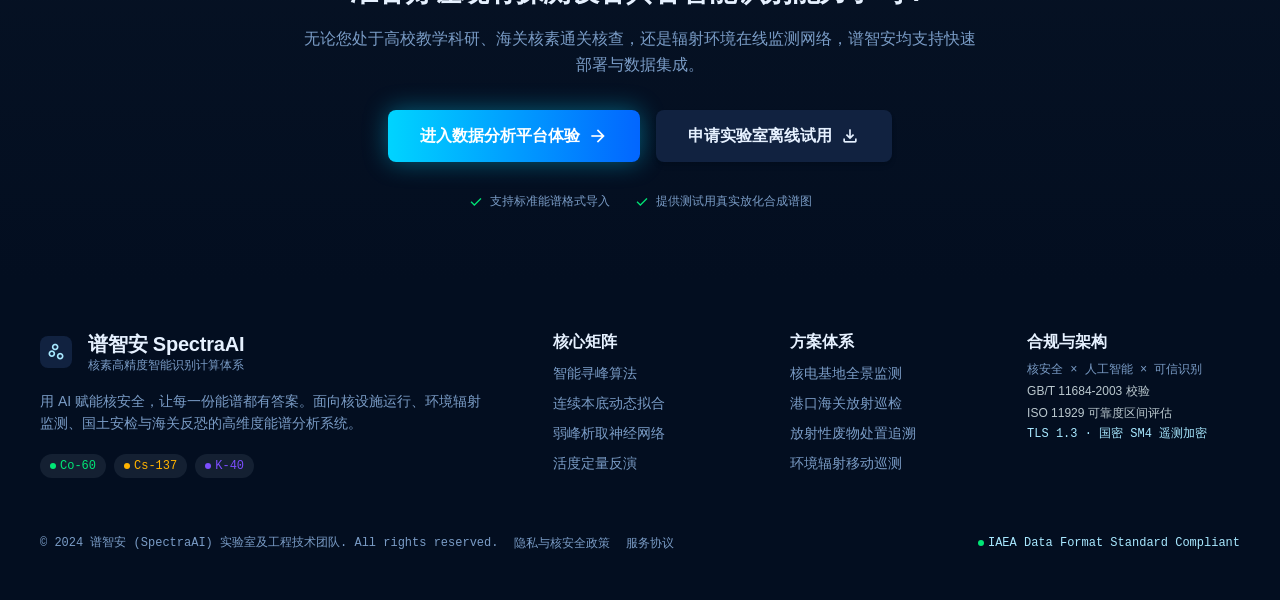
<file: product-features.html>
<!DOCTYPE html><html class="dark" lang="zh-CN"><head><meta charset="UTF-8"><meta content="width=device-width, initial-scale=1.0" name="viewport"><meta content="web_standard" name="shell-type"><title>谱智安 - AI 核素智能识别平台</title><style>@layer base { html, body { margin: 0; padding: 0; } body { overscroll-behavior: none; } main > :first-child { margin-top: 0 !important; } main > :last-child { margin-bottom: 0 !important; } } ::-webkit-scrollbar { display: none; }</style><script src="assets/tailwind.js"></script><script id="tailwind-config">tailwind.config = { darkMode: "class", theme: { extend: { "colors": { "surface-container": "#142032", "outline-variant": "#3c494e", "border-subtle": "#1E3A5F", "isotope-k40": "#7C4DFF", "error": "#ffb4ab", "inverse-on-surface": "#253144", "surface-container-low": "#101c2e", "primary-fixed": "#b4ebff", "on-primary-fixed-variant": "#004e5f", "primary": "#a8e8ff", "surface-container-lowest": "#030e20", "primary-fixed-dim": "#3cd7ff", "secondary-fixed-dim": "#b3c5ff", "inverse-primary": "#00677e", "inverse-surface": "#d7e3fc", "surface-hover": "#1A3358", "surface-bright": "#2e394d", "secondary": "#b3c5ff", "tertiary-container": "#00e073", "on-primary": "#003642", "on-error": "#690005", "error-container": "#93000a", "on-background": "#d7e3fc", "tertiary-fixed-dim": "#00e475", "on-primary-fixed": "#001f27", "isotope-cs137": "#FFB300", "status-success": "#00E676", "text-primary": "#E6F1FF", "on-tertiary-fixed-variant": "#005226", "isotope-co60": "#00E676", "surface-container-high": "#1f2a3d", "on-secondary": "#002b75", "surface-dim": "#071325", "tertiary-fixed": "#62ff96", "border-highlight": "#24466E", "surface-container-highest": "#2a3548", "on-primary-container": "#00586b", "surface-tint": "#3cd7ff", "on-error-container": "#ffdad6", "on-surface": "#d7e3fc", "primary-container": "#00d4ff", "bg-elevated": "#0D1B2A", "surface": "#071325", "surface-panel": "#112240", "secondary-container": "#0266ff", "on-secondary-container": "#f9f7ff", "secondary-fixed": "#dae1ff", "outline": "#859398", "status-warning": "#FFB300", "on-surface-variant": "#bbc9cf", "surface-card": "#162A45", "bg-canvas": "#0A1628", "text-secondary": "#7A9CC6", "tertiary": "#3efe8a", "surface-variant": "#2a3548", "on-tertiary-container": "#005d2c", "background": "#071325", "on-secondary-fixed-variant": "#003fa4", "on-tertiary": "#003918", "on-tertiary-fixed": "#00210b", "on-secondary-fixed": "#001849" }, "borderRadius": { "DEFAULT": "0.25rem", "lg": "0.5rem", "xl": "0.75rem", "full": "9999px" }, "spacing": { "space-lg": "1.5rem", "gutter-desktop": "1.5rem", "gutter": "1.25rem", "space-2xl": "3rem", "space-xl": "2rem", "space-3xl": "4.5rem", "space-xs": "0.25rem", "margin-desktop": "2.5rem", "margin": "1.5rem", "space-sm": "0.5rem", "space-md": "1rem" }, "fontFamily": { "display-hero": [ "-apple-system","BlinkMacSystemFont","PingFang SC","Microsoft YaHei","sans-serif" ], "headline-md": [ "-apple-system","BlinkMacSystemFont","PingFang SC","Microsoft YaHei","sans-serif" ], "body-lg": [ "-apple-system","BlinkMacSystemFont","PingFang SC","Microsoft YaHei","sans-serif" ], "body-md": [ "-apple-system","BlinkMacSystemFont","PingFang SC","Microsoft YaHei","sans-serif" ], "headline-sm": [ "-apple-system","BlinkMacSystemFont","PingFang SC","Microsoft YaHei","sans-serif" ], "mono-data-md": [ "SFMono-Regular","Consolas","Menlo","monospace" ], "mono-data-lg": [ "SFMono-Regular","Consolas","Menlo","monospace" ], "mono-data-sm": [ "SFMono-Regular","Consolas","Menlo","monospace" ], "headline-lg": [ "-apple-system","BlinkMacSystemFont","PingFang SC","Microsoft YaHei","sans-serif" ], "label-caps": [ "-apple-system","BlinkMacSystemFont","PingFang SC","Microsoft YaHei","sans-serif" ], "display-hero-mobile": [ "-apple-system","BlinkMacSystemFont","PingFang SC","Microsoft YaHei","sans-serif" ], "body-sm": [ "-apple-system","BlinkMacSystemFont","PingFang SC","Microsoft YaHei","sans-serif" ] }, "fontSize": { "display-hero": [ "48px", { "lineHeight": "58px", "letterSpacing": "-0.02em", "fontWeight": "800" } ], "headline-md": [ "20px", { "lineHeight": "28px", "letterSpacing": "-0.01em", "fontWeight": "600" } ], "body-lg": [ "16px", { "lineHeight": "26px", "fontWeight": "400" } ], "body-md": [ "14px", { "lineHeight": "22px", "fontWeight": "400" } ], "headline-sm": [ "16px", { "lineHeight": "24px", "fontWeight": "600" } ], "mono-data-md": [ "14px", { "lineHeight": "20px", "fontWeight": "500" } ], "mono-data-lg": [ "18px", { "lineHeight": "24px", "fontWeight": "600" } ], "mono-data-sm": [ "12px", { "lineHeight": "16px", "fontWeight": "500" } ], "headline-lg": [ "28px", { "lineHeight": "36px", "letterSpacing": "-0.015em", "fontWeight": "700" } ], "label-caps": [ "11px", { "lineHeight": "14px", "letterSpacing": "0.08em", "fontWeight": "700" } ], "display-hero-mobile": [ "32px", { "lineHeight": "40px", "letterSpacing": "-0.01em", "fontWeight": "800" } ], "body-sm": [ "12px", { "lineHeight": "18px", "fontWeight": "400" } ] } } } };</script><link rel="stylesheet" href="assets/material-symbols.css"/></head><body class="bg-surface font-body-md text-on-surface antialiased selection:bg-primary-container selection:text-on-primary-container min-h-screen flex flex-col justify-between"><header class="fixed top-0 left-0 right-0 z-50 bg-surface/90 backdrop-blur-xl shadow-[0_4px_24px_rgba(0,0,0,0.5)]"><div class="h-[72px] max-w-[1440px] mx-auto px-margin-desktop flex items-center justify-between gap-space-md"><div class="flex items-center gap-space-md flex-shrink-0"><img alt="Profile" class="w-8 h-8 rounded-full object-cover" src="assets/logo-mark.png"><div class="flex flex-col"><div class="flex items-center gap-space-xs"><span class="font-headline-md text-headline-md font-bold tracking-tight text-text-primary">谱智安</span><span class="px-1.5 py-0.5 rounded text-[10px] font-mono-data-sm text-mono-data-sm font-semibold tracking-wider uppercase bg-surface-container-high text-primary">SpectraAI</span></div><span class="font-label-caps text-label-caps uppercase text-text-secondary tracking-wider">AI · 核素识别 · γ能谱分析</span></div></div><nav class="hidden xl:flex items-center gap-space-lg" data-active-classes="text-primary font-semibold"><a class="font-body-md text-body-md text-on-surface-variant hover:text-on-surface transition-colors py-1" data-path="home" href="index.html">首页</a><a aria-current="page" class="transition-colors py-1 text-primary font-semibold" data-path="product-features" href="product-features.html">产品功能</a><a class="font-body-md text-body-md text-on-surface-variant hover:text-on-surface transition-colors py-1" data-path="core-technology" href="core-technology.html">核心技术</a><a class="font-body-md text-body-md text-on-surface-variant hover:text-on-surface transition-colors py-1" data-path="application-scenarios" href="application-scenarios.html">应用场景</a><a class="font-body-md text-body-md text-on-surface-variant hover:text-on-surface transition-colors py-1" data-path="solutions" href="solutions.html">解决方案</a><a class="font-body-md text-body-md text-on-surface-variant hover:text-on-surface transition-colors py-1" data-path="about-us" href="about.html">关于我们</a></nav><div class="flex items-center gap-space-md flex-shrink-0"><div class="hidden md:flex items-center gap-space-xs px-2.5 py-1 rounded bg-surface-container-low text-text-secondary font-mono-data-sm text-mono-data-sm"><span class="w-2 h-2 rounded-full bg-status-success shadow-[0_0_8px_rgba(0,230,118,0.7)]"></span><span class="text-on-surface-variant">模型引擎在线</span><span class="text-outline-variant font-sans">|</span><span class="font-mono-data-sm text-mono-data-sm text-text-primary">v2.4-RT</span></div><div class="hidden sm:flex items-center gap-1 text-on-surface-variant hover:text-on-surface px-2 py-1 rounded cursor-pointer font-body-sm text-body-sm transition-colors"><span class="material-symbols-outlined text-[18px]">language</span><span class="">CN</span></div><a class="flex items-center gap-1.5 px-4 py-2 rounded-lg bg-gradient-to-r from-primary-container to-secondary-container text-[#FFFFFF] font-headline-sm text-headline-sm font-semibold tracking-wide shadow-[0_0_20px_rgba(0,212,255,0.35)] hover:shadow-[0_0_28px_rgba(0,212,255,0.6)] hover:brightness-110 transition-all" data-path="platform-console" href="platform.html"><span class="">进入平台</span><span class="material-symbols-outlined text-[18px]">arrow_forward</span></a></div></div></header><main class="w-full pt-[72px] bg-surface flex-1"><div class="flex flex-col w-full">
<!-- HERO SECTION -->
<section class="relative w-full overflow-hidden bg-gradient-to-b from-surface-container-lowest via-surface to-surface-container-low pb-space-3xl">
<!-- Ambient glow backdrop -->
<div class="absolute -top-40 left-1/2 -translate-x-1/2 w-[850px] h-[550px] bg-gradient-to-b from-primary-container/15 via-secondary-container/10 to-transparent blur-[120px] pointer-events-none"></div>
<div class="absolute top-1/3 -right-24 w-96 h-96 bg-primary/10 rounded-full blur-[100px] pointer-events-none"></div>
<div class="relative max-w-[1440px] mx-auto px-margin-desktop pt-space-2xl flex flex-col items-center text-center">
<!-- Eyebrow Badge -->
<div class="inline-flex items-center gap-space-xs px-3.5 py-1.5 rounded-full bg-surface-panel shadow-sm">
<span class="w-2 h-2 rounded-full bg-primary-container animate-pulse shadow-[0_0_8px_rgba(0,212,255,0.8)]"></span>
<span class="font-mono-data-sm text-mono-data-sm text-primary uppercase tracking-wider font-semibold">SpectraAI Architecture System</span>
<span class="text-outline-variant font-mono-data-sm">·</span>
<span class="font-body-sm text-body-sm text-text-secondary">软硬解耦 · 谱智赋能</span>
</div>
<!-- Main Heading -->
<h1 class="font-display-hero text-display-hero text-text-primary mt-space-md max-w-4xl tracking-tight">
        不是模型，而是<span class="text-transparent bg-clip-text bg-gradient-to-r from-primary via-primary-container to-secondary">一套完整的智能识别产品</span>
</h1>
<!-- Subtitle -->
<p class="font-body-lg text-body-lg text-text-secondary mt-space-md max-w-3xl leading-relaxed">
        面向复杂 γ 能谱环境，让现有普通探测器即装即用，获得低门槛、可解释的 AI 核素识别能力。
      </p>
<!-- Key Performance Metrics Grid -->
<div class="grid grid-cols-2 md:grid-cols-4 gap-space-md w-full max-w-4xl mt-space-2xl">
<div class="flex flex-col p-space-md rounded-xl bg-surface-panel shadow-md text-left group hover:bg-surface-card transition-all">
<div class="flex items-center justify-between">
<span class="font-label-caps text-label-caps uppercase text-text-secondary">谱库覆盖</span>
<span class="material-symbols-outlined text-primary text-[20px]">science</span>
</div>
<span class="font-display-hero text-headline-lg font-bold text-text-primary mt-space-xs font-mono-data-lg text-primary-fixed">15+ <span class="font-body-sm text-body-sm text-text-secondary font-normal">常见与特种</span></span>
<span class="font-body-sm text-body-sm text-text-secondary mt-1">涵盖医用/工业/天然放射系</span>
</div>
<div class="flex flex-col p-space-md rounded-xl bg-surface-panel shadow-md text-left group hover:bg-surface-card transition-all">
<div class="flex items-center justify-between">
<span class="font-label-caps text-label-caps uppercase text-text-secondary">单谱推理</span>
<span class="material-symbols-outlined text-tertiary-container text-[20px]">speed</span>
</div>
<span class="font-display-hero text-headline-lg font-bold text-text-primary mt-space-xs font-mono-data-lg text-tertiary">&lt; 1.0 <span class="font-body-sm text-body-sm text-text-secondary font-normal">秒</span></span>
<span class="font-body-sm text-body-sm text-text-secondary mt-1">毫秒级级联分类引擎响应</span>
</div>
<div class="flex flex-col p-space-md rounded-xl bg-surface-panel shadow-md text-left group hover:bg-surface-card transition-all">
<div class="flex items-center justify-between">
<span class="font-label-caps text-label-caps uppercase text-text-secondary">复杂场景识别率</span>
<span class="material-symbols-outlined text-primary-container text-[20px]">verified</span>
</div>
<span class="font-display-hero text-headline-lg font-bold text-text-primary mt-space-xs font-mono-data-lg text-primary">&gt; 95%</span>
<span class="font-body-sm text-body-sm text-text-secondary mt-1">多峰重叠与低信噪比实测</span>
</div>
<div class="flex flex-col p-space-md rounded-xl bg-surface-panel shadow-md text-left group hover:bg-surface-card transition-all">
<div class="flex items-center justify-between">
<span class="font-label-caps text-label-caps uppercase text-text-secondary">交付适配</span>
<span class="material-symbols-outlined text-secondary-fixed-dim text-[20px]">hub</span>
</div>
<span class="font-headline-md text-headline-md font-bold text-text-primary mt-space-xs">多形态部署</span>
<span class="font-body-sm text-body-sm text-text-secondary mt-1">本地隔离 / 边缘盒 / 云协同</span>
</div>
</div>
</div>
</section>
<!-- INTERACTIVE LIVE SPECTRUM DIAGNOSTIC STRIP (Hard-Tech Visual Anchor) -->
<section class="w-full bg-surface-container-lowest py-space-xl">
<div class="max-w-[1440px] mx-auto px-margin-desktop">
<div class="bg-surface-panel rounded-xl p-space-lg shadow-xl relative overflow-hidden">
<div class="flex flex-col lg:flex-row items-start lg:items-center justify-between gap-space-md pb-space-md">
<div class="flex items-center gap-space-md">
<div class="w-10 h-10 rounded-lg bg-surface-container-high flex items-center justify-center text-primary-container shadow-sm">
<span class="material-symbols-outlined text-[24px]">troubleshoot</span>
</div>
<div>
<div class="flex items-center gap-2">
<span class="font-headline-sm text-headline-sm font-bold text-text-primary">γ 能谱 AI 实时逐道辨析示波</span>
<span class="px-2 py-0.5 rounded bg-surface-container-high text-status-success font-mono-data-sm text-mono-data-sm font-semibold flex items-center gap-1">
<span class="w-1.5 h-1.5 rounded-full bg-status-success animate-ping"></span>
                  STREAMING
                </span>
</div>
<p class="font-body-sm text-body-sm text-text-secondary mt-0.5">LaBr3(Ce) 探测器输入 · 混合放射性核素复合吸收峰现场拟合</p>
</div>
</div>
<!-- Isotope Legend Strip -->
<div class="flex items-center gap-space-sm flex-wrap">
<div class="inline-flex items-center gap-1.5 px-3 py-1 rounded bg-surface-container font-mono-data-sm text-mono-data-sm text-isotope-cs137">
<span class="w-2 h-2 rounded-full bg-isotope-cs137 shadow-[0_0_8px_rgba(255,179,0,0.6)]"></span>
<span class="">Cs-137 (661.7 keV)</span>
</div>
<div class="inline-flex items-center gap-1.5 px-3 py-1 rounded bg-surface-container font-mono-data-sm text-mono-data-sm text-isotope-co60">
<span class="w-2 h-2 rounded-full bg-isotope-co60 shadow-[0_0_8px_rgba(0,230,118,0.6)]"></span>
<span class="">Co-60 (1173.2 / 1332.5 keV)</span>
</div>
<div class="inline-flex items-center gap-1.5 px-3 py-1 rounded bg-surface-container font-mono-data-sm text-mono-data-sm text-isotope-k40">
<span class="w-2 h-2 rounded-full bg-isotope-k40 shadow-[0_0_8px_rgba(124,77,255,0.6)]"></span>
<span class="">K-40 (1460.8 keV)</span>
</div>
</div>
</div>
<!-- Inline SVG Gamma Spectrum with Peak Annotations -->
<div class="relative w-full h-[220px] bg-surface-container-lowest rounded-lg p-3 overflow-hidden flex flex-col justify-end">
<!-- Background Grid Lines -->
<svg class="absolute inset-0 w-full h-full text-surface-hover pointer-events-none" xmlns="http://www.w3.org/2000/svg">
<defs>
<pattern height="40" id="spectrum-grid" patternUnits="userSpaceOnUse" width="60">
<path d="M 60 0 L 0 0 0 40" fill="none" opacity="0.3" stroke="currentColor" stroke-width="0.5"></path>
</pattern>
<linearGradient id="area-cyan" x1="0" x2="0" y1="0" y2="1">
<stop offset="0%" stop-color="#00D4FF" stop-opacity="0.35"></stop>
<stop offset="100%" stop-color="#00D4FF" stop-opacity="0.0"></stop>
</linearGradient>
</defs>
<rect fill="url(#spectrum-grid)" height="100%" width="100%"></rect>
<!-- Spectrum Area Fill and Spline Curve -->
<path d="M 0 190 Q 60 188 120 185 T 220 178 Q 280 170 320 90 Q 330 40 340 90 T 380 172 Q 440 175 520 176 Q 570 174 600 120 Q 610 80 620 125 T 670 175 Q 710 173 730 110 Q 740 65 750 115 T 790 178 Q 840 180 870 135 Q 880 100 890 140 T 950 182 L 1100 188 L 1200 190 L 1200 220 L 0 220 Z" fill="url(#area-cyan)"></path>
<path d="M 0 190 Q 60 188 120 185 T 220 178 Q 280 170 320 90 Q 330 40 340 90 T 380 172 Q 440 175 520 176 Q 570 174 600 120 Q 610 80 620 125 T 670 175 Q 710 173 730 110 Q 740 65 750 115 T 790 178 Q 840 180 870 135 Q 880 100 890 140 T 950 182 L 1100 188 L 1200 190" fill="none" stroke="#00D4FF" stroke-linecap="round" stroke-width="2"></path>
<!-- Peak Vertical Markers and Rings -->
<!-- Cs-137 Marker -->
<line opacity="0.85" stroke="#FFB300" stroke-dasharray="3 3" stroke-width="1.5" x1="330" x2="330" y1="40" y2="190"></line>
<circle cx="330" cy="40" fill="#FFB300" r="4"></circle>
<circle cx="330" cy="40" fill="#FFB300" opacity="0.25" r="8"></circle>
<!-- Co-60 Marker 1 -->
<line opacity="0.85" stroke="#00E676" stroke-dasharray="3 3" stroke-width="1.5" x1="610" x2="610" y1="80" y2="190"></line>
<circle cx="610" cy="80" fill="#00E676" r="4"></circle>
<!-- Co-60 Marker 2 -->
<line opacity="0.85" stroke="#00E676" stroke-dasharray="3 3" stroke-width="1.5" x1="740" x2="740" y1="65" y2="190"></line>
<circle cx="740" cy="65" fill="#00E676" r="4"></circle>
<!-- K-40 Marker -->
<line opacity="0.85" stroke="#7C4DFF" stroke-dasharray="3 3" stroke-width="1.5" x1="880" x2="880" y1="100" y2="190"></line>
<circle cx="880" cy="100" fill="#7C4DFF" r="4"></circle>
</svg>
<!-- Floating Peak HUD Tags -->
<div class="relative z-10 w-full flex justify-between font-mono-data-sm text-mono-data-sm text-text-secondary pt-2">
<span class="">0 keV</span>
<span class="text-isotope-cs137">661.7 keV (Cs-137: 98.4%)</span>
<span class="text-isotope-co60">1173 / 1332 keV (Co-60: 96.1%)</span>
<span class="text-isotope-k40">1460.8 keV (K-40 本底)</span>
<span class="">3000 keV</span>
</div>
</div>
</div>
</div>
</section>
<!-- SECTION 2: FOUR-LAYER SYSTEM ARCHITECTURE (BOTTOM-UP HIERARCHY) -->
<section class="w-full bg-surface py-space-3xl">
<div class="max-w-[1440px] mx-auto px-margin-desktop flex flex-col">
<div class="flex flex-col md:flex-row md:items-end justify-between gap-space-md mb-space-2xl">
<div>
<span class="font-label-caps text-label-caps uppercase text-primary font-bold tracking-widest">System Architecture Stack</span>
<h2 class="font-headline-lg text-headline-lg font-bold text-text-primary mt-space-xs">
            四层智能体系：自底向上的核素智能解析链路
          </h2>
</div>
<p class="font-body-md text-body-md text-text-secondary max-w-lg">
          构建从多源传感器异构数据流入，经专业能谱智能治理、深度网络推理，直至安全可解释决策的全栈交付闭环。
        </p>
</div>
<!-- Architectural Vertical Stack Container (Rendered Bottom-Up Visually) -->
<div class="flex flex-col-reverse gap-space-lg relative">
<!-- LAYER 1: DATA INGESTION -->
<div class="p-space-lg rounded-xl bg-surface-panel shadow-md hover:shadow-xl transition-all group">
<div class="flex flex-col lg:flex-row lg:items-center justify-between gap-space-md">
<div class="flex items-start gap-space-md">
<div class="flex-shrink-0 w-12 h-12 rounded-xl bg-surface-container-high flex flex-col items-center justify-center">
<span class="font-mono-data-lg text-mono-data-lg font-bold text-primary">L1</span>
<span class="font-label-caps text-[9px] uppercase text-text-secondary -mt-1">Ingest</span>
</div>
<div class="flex flex-col">
<div class="flex items-center gap-space-xs">
<h3 class="font-headline-md text-headline-md font-bold text-text-primary">数据接入层 · 硬件解耦</h3>
<span class="px-2 py-0.5 rounded bg-surface-container text-text-secondary font-mono-data-sm text-mono-data-sm">Data Ingestion Layer</span>
</div>
<p class="font-body-md text-body-md text-text-secondary mt-1 max-w-3xl">
                  兼容现有普通探测器硬件设施，不强制要求升级高昂探测器。全面支持闪烁体（NaI(Tl)、LaBr3、CsI）与高纯锗（HPGe）等探测元件的数据无缝输入。
                </p>
</div>
</div>
<!-- Format Badges -->
<div class="flex items-center gap-2 flex-wrap lg:justify-end">
<span class="px-3 py-1 rounded-md bg-surface-container-lowest font-mono-data-sm text-mono-data-sm text-text-primary">ASCII</span>
<span class="px-3 py-1 rounded-md bg-surface-container-lowest font-mono-data-sm text-mono-data-sm text-text-primary">.CHN (Ortec)</span>
<span class="px-3 py-1 rounded-md bg-surface-container-lowest font-mono-data-sm text-mono-data-sm text-text-primary">.SPE (Canberra)</span>
<span class="px-3 py-1 rounded-md bg-surface-container-lowest font-mono-data-sm text-mono-data-sm text-text-primary">.CSV 格式</span>
<span class="px-3 py-1 rounded-md bg-primary/10 text-primary font-mono-data-sm text-mono-data-sm font-semibold">TCP/UDP 流式接入</span>
</div>
</div>
</div>
<!-- LAYER 2: PRE-PROCESSING -->
<div class="p-space-lg rounded-xl bg-surface-panel shadow-md hover:shadow-xl transition-all group">
<div class="flex flex-col lg:flex-row lg:items-center justify-between gap-space-md">
<div class="flex items-start gap-space-md">
<div class="flex-shrink-0 w-12 h-12 rounded-xl bg-surface-container-high flex flex-col items-center justify-center">
<span class="font-mono-data-lg text-mono-data-lg font-bold text-primary">L2</span>
<span class="font-label-caps text-[9px] uppercase text-text-secondary -mt-1">Pre-Proc</span>
</div>
<div class="flex flex-col">
<div class="flex items-center gap-space-xs">
<h3 class="font-headline-md text-headline-md font-bold text-text-primary">智能预处理层 · 谱图质控治理</h3>
<span class="px-2 py-0.5 rounded bg-surface-container text-text-secondary font-mono-data-sm text-mono-data-sm">Pre-Processing Engine</span>
</div>
<p class="font-body-md text-body-md text-text-secondary mt-1 max-w-3xl">
                  为 AI 引擎输入提供纯净、标准化的能谱特征基底。在毫秒级内完成几何形变消除、噪声过滤与物理基线校准。
                </p>
</div>
</div>
<!-- Key Feature Matrix Pills -->
<div class="grid grid-cols-2 sm:grid-cols-4 gap-2 lg:min-w-[420px]">
<div class="p-2 rounded bg-surface-container-low text-left">
<div class="font-mono-data-sm text-mono-data-sm text-primary font-semibold">能谱归一化</div>
<div class="font-body-sm text-body-sm text-text-secondary">活度与道宽自适应</div>
</div>
<div class="p-2 rounded bg-surface-container-low text-left">
<div class="font-mono-data-sm text-mono-data-sm text-primary font-semibold">动态本底扣除</div>
<div class="font-body-sm text-body-sm text-text-secondary">SNIP与多项式拟合</div>
</div>
<div class="p-2 rounded bg-surface-container-low text-left">
<div class="font-mono-data-sm text-mono-data-sm text-primary font-semibold">动态峰漂校准</div>
<div class="font-body-sm text-body-sm text-text-secondary">温漂实时自动补偿</div>
</div>
<div class="p-2 rounded bg-surface-container-low text-left">
<div class="font-mono-data-sm text-mono-data-sm text-primary font-semibold">泊松平滑增强</div>
<div class="font-body-sm text-body-sm text-text-secondary">弱统计涨落抑制</div>
</div>
</div>
</div>
</div>
<!-- LAYER 3: AI INFERENCE CORE -->
<div class="p-space-lg rounded-xl bg-surface-card shadow-xl transition-all group relative overflow-hidden">
<div class="absolute -right-20 -top-20 w-64 h-64 bg-primary/10 rounded-full blur-3xl pointer-events-none"></div>
<div class="flex flex-col lg:flex-row lg:items-center justify-between gap-space-md relative z-10">
<div class="flex items-start gap-space-md">
<div class="flex-shrink-0 w-12 h-12 rounded-xl bg-primary-container/20 flex flex-col items-center justify-center text-primary-container">
<span class="font-mono-data-lg text-mono-data-lg font-bold">L3</span>
<span class="font-label-caps text-[9px] uppercase text-primary -mt-1">Core AI</span>
</div>
<div class="flex flex-col">
<div class="flex items-center gap-space-xs flex-wrap">
<h3 class="font-headline-md text-headline-md font-bold text-text-primary">AI 识别引擎层 · 混合核素析取</h3>
<span class="px-2 py-0.5 rounded bg-primary-container/15 text-primary font-mono-data-sm text-mono-data-sm font-semibold">2DCNN-BiLSTM Backbone</span>
</div>
<p class="font-body-md text-body-md text-text-secondary mt-1 max-w-3xl">
                  专门针对低计数率、极短测量时间、混合核素复杂谱图以及多峰重叠严重等传统寻峰算法极易失效的极端场景进行专项优化，解卷积能力跃升。
                </p>
</div>
</div>
<!-- Engine Architecture Metrics -->
<div class="flex items-center gap-space-md p-3 rounded-xl bg-surface-panel">
<div class="flex flex-col">
<span class="font-label-caps text-label-caps uppercase text-text-secondary">空间特征抽取</span>
<span class="font-mono-data-md text-mono-data-md text-primary font-semibold">2D-CNN 峰形卷积</span>
</div>
<div class="w-px h-8 bg-surface-container-high"></div>
<div class="flex flex-col">
<span class="font-label-caps text-label-caps uppercase text-text-secondary">时序能道关联</span>
<span class="font-mono-data-md text-mono-data-md text-secondary font-semibold">BiLSTM 双向记忆</span>
</div>
</div>
</div>
</div>
<!-- LAYER 4: EXPLAINABLE OUTPUT -->
<div class="p-space-lg rounded-xl bg-surface-panel shadow-md hover:shadow-xl transition-all group">
<div class="flex flex-col lg:flex-row lg:items-center justify-between gap-space-md">
<div class="flex items-start gap-space-md">
<div class="flex-shrink-0 w-12 h-12 rounded-xl bg-surface-container-high flex flex-col items-center justify-center">
<span class="font-mono-data-lg text-mono-data-lg font-bold text-primary">L4</span>
<span class="font-label-caps text-[9px] uppercase text-text-secondary -mt-1">Decision</span>
</div>
<div class="flex flex-col">
<div class="flex items-center gap-space-xs">
<h3 class="font-headline-md text-headline-md font-bold text-text-primary">可解释输出层 · 安全可溯闭环</h3>
<span class="px-2 py-0.5 rounded bg-surface-container text-text-secondary font-mono-data-sm text-mono-data-sm">Explainable Interface</span>
</div>
<p class="font-body-md text-body-md text-text-secondary mt-1 max-w-3xl">
                  拒绝不可知黑盒输出。精准呈现“核素种类 + 置信度量化评分 + 关键能量特征峰高亮标注 + 辐射风险安全分级”。当数据不充分时，坚决主动提示“无法可靠判断”。
                </p>
</div>
</div>
<!-- Output Chips Preview -->
<div class="flex items-center gap-2 flex-wrap">
<span class="inline-flex items-center gap-1 px-2.5 py-1 rounded bg-surface-container-low font-mono-data-sm text-mono-data-sm text-status-success">
<span class="material-symbols-outlined text-[14px]">check_circle</span> 判定置信区间
              </span>
<span class="inline-flex items-center gap-1 px-2.5 py-1 rounded bg-surface-container-low font-mono-data-sm text-mono-data-sm text-status-warning">
<span class="material-symbols-outlined text-[14px]">warning</span> 不确定性预警
              </span>
<span class="inline-flex items-center gap-1 px-2.5 py-1 rounded bg-surface-container-low font-mono-data-sm text-mono-data-sm text-primary">
<span class="material-symbols-outlined text-[14px]">insights</span> 显著特征道回溯
              </span>
</div>
</div>
</div>
</div>
</div>
</section>
<!-- SECTION 3: THREE DELIVERY & DEPLOYMENT MODALITIES -->
<section class="w-full bg-surface-container-lowest py-space-3xl">
<div class="max-w-[1440px] mx-auto px-margin-desktop">
<div class="flex flex-col items-center text-center max-w-3xl mx-auto mb-space-2xl">
<span class="font-label-caps text-label-caps uppercase text-primary font-bold tracking-widest">Delivery &amp; Modalities</span>
<h2 class="font-headline-lg text-headline-lg font-bold text-text-primary mt-space-xs">
          三大交付形态：适配从实验室到野外全场景
        </h2>
<p class="font-body-md text-body-md text-text-secondary mt-space-xs">
          针对核工业科研保密、野外机动执法与多节点网格化监测的不同需求，提供弹性、自主可控的软硬件协同矩阵。
        </p>
</div>
<div class="grid grid-cols-1 md:grid-cols-3 gap-space-lg">
<!-- MODALITY 1: WORKSTATION -->
<div class="flex flex-col justify-between p-space-xl rounded-xl bg-surface-panel shadow-md hover:bg-surface-card transition-all group">
<div>
<div class="w-12 h-12 rounded-xl bg-surface-container-high flex items-center justify-center text-primary-container mb-space-md shadow-sm">
<span class="material-symbols-outlined text-[28px]">computer</span>
</div>
<div class="flex items-center gap-2">
<h3 class="font-headline-md text-headline-md font-bold text-text-primary">本地桌面分析版</h3>
<span class="px-2 py-0.5 rounded bg-surface-container font-mono-data-sm text-mono-data-sm text-text-secondary">Workstation</span>
</div>
<span class="font-label-caps text-label-caps uppercase text-text-secondary block mt-1 tracking-wider">适合：高校教学 / 保密实验 / 纯隔离内网</span>
<p class="font-body-md text-body-md text-text-secondary mt-space-md">
              专为涉核科研院所、核动力保密实验区及无外网条件的物理隔离机房打造。全套 AI 推理引擎在本地工作站自闭环运行。
            </p>
<ul class="mt-space-lg flex flex-col gap-2 font-body-sm text-body-sm text-text-primary">
<li class="flex items-center gap-2">
<span class="material-symbols-outlined text-status-success text-[18px]">verified</span>
<span class="">数据完全不出内网，符合国家最高级别保密合规</span>
</li>
<li class="flex items-center gap-2">
<span class="material-symbols-outlined text-status-success text-[18px]">verified</span>
<span class="">单机支持主流 CPU / 单张消费级 GPU 毫秒级计算</span>
</li>
<li class="flex items-center gap-2">
<span class="material-symbols-outlined text-status-success text-[18px]">verified</span>
<span class="">免复杂运维，支持一键脱机安装与离线固件包热更新</span>
</li>
</ul>
</div>
<div class="mt-space-xl pt-space-md border-t border-border-subtle/30 flex items-center justify-between">
<span class="font-mono-data-sm text-mono-data-sm text-text-secondary">形态：独立桌面客户端 (Win/Linux)</span>
<span class="material-symbols-outlined text-primary group-hover:translate-x-1 transition-transform">arrow_forward</span>
</div>
</div>
<!-- MODALITY 2: EDGE BOX -->
<div class="flex flex-col justify-between p-space-xl rounded-xl bg-surface-card shadow-xl transition-all group relative overflow-hidden">
<div class="absolute -top-12 -right-12 w-36 h-36 bg-primary-container/15 rounded-full blur-2xl"></div>
<div>
<div class="w-12 h-12 rounded-xl bg-primary-container/20 flex items-center justify-center text-primary-container mb-space-md shadow-sm">
<span class="material-symbols-outlined text-[28px]">developer_board</span>
</div>
<div class="flex items-center gap-2">
<h3 class="font-headline-md text-headline-md font-bold text-text-primary">边缘嵌入式模块</h3>
<span class="px-2 py-0.5 rounded bg-primary-container/15 font-mono-data-sm text-mono-data-sm text-primary font-semibold">Edge Box</span>
</div>
<span class="font-label-caps text-label-caps uppercase text-primary block mt-1 tracking-wider">适合：野外巡检 / 车载方舱 / 无人机巡测</span>
<p class="font-body-md text-body-md text-text-secondary mt-space-md">
              针对国土口岸海关、放射源机动巡检、无人机机载遥测等移动严苛场景设计。深度量化轻量化网络模型，兼顾超低功耗与极致速度。
            </p>
<ul class="mt-space-lg flex flex-col gap-2 font-body-sm text-body-sm text-text-primary">
<li class="flex items-center gap-2">
<span class="material-symbols-outlined text-status-success text-[18px]">verified</span>
<span class="">深度量化 INT8 优化，低功耗工控板无风扇常温运行</span>
</li>
<li class="flex items-center gap-2">
<span class="material-symbols-outlined text-status-success text-[18px]">verified</span>
<span class="">现场秒级实时核素定性报警，声光/总线快速联动</span>
</li>
<li class="flex items-center gap-2">
<span class="material-symbols-outlined text-status-success text-[18px]">verified</span>
<span class="">支持 4G/5G/北斗 窄带遥测传输与离线缓存断点续传</span>
</li>
</ul>
</div>
<div class="mt-space-xl pt-space-md border-t border-border-subtle/30 flex items-center justify-between">
<span class="font-mono-data-sm text-mono-data-sm text-primary">形态：小型化嵌入式工控一体盒</span>
<span class="material-symbols-outlined text-primary group-hover:translate-x-1 transition-transform">arrow_forward</span>
</div>
</div>
<!-- MODALITY 3: CLOUD & API -->
<div class="flex flex-col justify-between p-space-xl rounded-xl bg-surface-panel shadow-md hover:bg-surface-card transition-all group">
<div>
<div class="w-12 h-12 rounded-xl bg-surface-container-high flex items-center justify-center text-secondary-fixed-dim mb-space-md shadow-sm">
<span class="material-symbols-outlined text-[28px]">cloud_sync</span>
</div>
<div class="flex items-center gap-2">
<h3 class="font-headline-md text-headline-md font-bold text-text-primary">云端协同与开放 API</h3>
<span class="px-2 py-0.5 rounded bg-surface-container font-mono-data-sm text-mono-data-sm text-text-secondary">Cloud &amp; API</span>
</div>
<span class="font-label-caps text-label-caps uppercase text-text-secondary block mt-1 tracking-wider">适合：第三方检测机构 / 区域多点辐射监测网</span>
<p class="font-body-md text-body-md text-text-secondary mt-space-md">
              面向跨地域辐射环境监控中心与第三方核技术检测服务商。多终端能谱数据中心聚合，历史档案云端知识检索与海量数据再训练。
            </p>
<ul class="mt-space-lg flex flex-col gap-2 font-body-sm text-body-sm text-text-primary">
<li class="flex items-center gap-2">
<span class="material-symbols-outlined text-status-success text-[18px]">verified</span>
<span class="">标准化高并发 RESTful &amp; WebSocket 能谱分析接口</span>
</li>
<li class="flex items-center gap-2">
<span class="material-symbols-outlined text-status-success text-[18px]">verified</span>
<span class="">跨站能谱时空热力谱图比对、谱库持续在线演进</span>
</li>
<li class="flex items-center gap-2">
<span class="material-symbols-outlined text-status-success text-[18px]">verified</span>
<span class="">多租户数据权限隔离，自动出具可核准的分析诊断报告</span>
</li>
</ul>
</div>
<div class="mt-space-xl pt-space-md border-t border-border-subtle/30 flex items-center justify-between">
<span class="font-mono-data-sm text-mono-data-sm text-text-secondary">形态：SaaS 云端协作平台 / 私有云微服务</span>
<span class="material-symbols-outlined text-primary group-hover:translate-x-1 transition-transform">arrow_forward</span>
</div>
</div>
</div>
</div>
</section>
<!-- SECTION 4: ASSISTIVE POSITIONING & NUCLEAR SAFETY GUARDRAILS -->
<section class="w-full bg-surface py-space-3xl relative">
<div class="max-w-[1440px] mx-auto px-margin-desktop">
<div class="bg-surface-panel rounded-xl p-space-xl lg:p-space-2xl shadow-xl">
<div class="grid grid-cols-1 lg:grid-cols-12 gap-space-xl items-center">
<!-- Left Column: Philosophy & Core Stance -->
<div class="lg:col-span-6 flex flex-col">
<div class="inline-flex items-center gap-2 px-3 py-1 rounded bg-surface-container-high w-fit">
<span class="material-symbols-outlined text-status-warning text-[18px]">verified_user</span>
<span class="font-label-caps text-label-caps uppercase text-text-primary tracking-wider font-semibold">Nuclear Safety Guardrails</span>
</div>
<h2 class="font-headline-lg text-headline-lg font-bold text-text-primary mt-space-md">
              坚守“助手”定位，守牢核安全伦理底线
            </h2>
<p class="font-body-md text-body-md text-text-secondary mt-space-md leading-relaxed">
              在核安全这一高敏感度、高责任要求的领域，我们坚决反对将一切托付给黑盒算法。谱智安不是替代专家决策的裁决者，而是放大现场工程师判断效能的“智能倍增器”。
            </p>
<div class="mt-space-lg flex flex-col gap-space-md">
<!-- Point 1 -->
<div class="flex items-start gap-space-sm">
<div class="w-8 h-8 rounded-lg bg-surface-container flex items-center justify-center text-primary flex-shrink-0 mt-0.5">
<span class="material-symbols-outlined text-[18px]">person_check</span>
</div>
<div>
<h4 class="font-headline-sm text-headline-sm font-semibold text-text-primary">专家决策协同，权责清晰</h4>
<p class="font-body-sm text-body-sm text-text-secondary mt-1">
                    系统只提供全面置信度打分、显著能道能量权重与多核素拟合残差等充分依据，最终处置判定权坚决归属于一线专业人员。
                  </p>
</div>
</div>
<!-- Point 2 -->
<div class="flex items-start gap-space-sm">
<div class="w-8 h-8 rounded-lg bg-error-container/30 flex items-center justify-center text-error flex-shrink-0 mt-0.5">
<span class="material-symbols-outlined text-[18px]">shield</span>
</div>
<div>
<h4 class="font-headline-sm text-headline-sm font-semibold text-text-primary">宁缺毋滥的兜底风控机制</h4>
<p class="font-body-sm text-body-sm text-text-secondary mt-1">
                    当能谱总计数严重不足、环境本底波动剧烈导致统计信噪比低于安全下限时，系统坚决拒绝“盲目猜测”，主动明确给出“无法可靠判断”报警并提示补充测量时长。
                  </p>
</div>
</div>
</div>
</div>
<!-- Right Column: Interactive Trust UI Simulator Card -->
<div class="lg:col-span-6 bg-surface-container-lowest rounded-xl p-space-lg shadow-inner flex flex-col gap-space-md">
<div class="flex items-center justify-between pb-space-sm border-b border-border-subtle/40">
<div class="flex items-center gap-2">
<span class="w-2.5 h-2.5 rounded-full bg-status-warning animate-pulse"></span>
<span class="font-mono-data-sm text-mono-data-sm text-text-primary font-bold">谱智安可解释安全决策引擎实时反馈</span>
</div>
<span class="font-mono-data-sm text-mono-data-sm text-text-secondary">SAMPLE-ID: #8921-UNSTABLE</span>
</div>
<!-- Case A: High Confidence Identification -->
<div class="p-space-md rounded-lg bg-surface-panel shadow-sm">
<div class="flex items-center justify-between">
<span class="font-headline-sm text-headline-sm text-text-primary font-bold flex items-center gap-2">
<span class="w-2 h-2 rounded-full bg-status-success"></span>
                  高置信核素检出 · Cs-137
                </span>
<span class="font-mono-data-sm text-mono-data-sm text-status-success font-bold">置信度: 98.7%</span>
</div>
<p class="font-body-sm text-body-sm text-text-secondary mt-1">
                特征光电峰 (661.7 keV) 拟合方差 &lt; 0.04，峰康比 8.42:1。已排除典型康普顿边缘干扰。
              </p>
</div>
<!-- Case B: Uncertainty Trigger Demonstration (The Safeguard) -->
<div class="p-space-md rounded-lg bg-surface-card shadow-sm">
<div class="flex items-center justify-between">
<span class="font-headline-sm text-headline-sm text-text-primary font-bold flex items-center gap-2">
<span class="w-2 h-2 rounded-full bg-status-warning"></span>
                  不确定性防护触发 · 提示复测
                </span>
<span class="font-mono-data-sm text-mono-data-sm text-status-warning font-bold">置信度不足 (&lt;60%)</span>
</div>
<div class="mt-2 p-2 rounded bg-surface-container-lowest font-mono-data-sm text-mono-data-sm text-on-surface-variant flex items-start gap-2">
<span class="material-symbols-outlined text-status-warning text-[18px] flex-shrink-0">info</span>
<span class="">【安全机制响应】道址 1150-1350 keV 统计计数率低于 3σ 背景基线，疑似微弱 Co-60 信号但无法排除泊松随机突发涨落。<strong>坚决输出：无法可靠判断</strong>。建议延长采样时间至 180s 后重新复验。</span>
</div>
</div>
<!-- Decision Footnote -->
<div class="flex items-center justify-between font-mono-data-sm text-mono-data-sm text-text-secondary pt-1">
<span class="">GB/T 11684 仪器可信度校验</span>
<span class="text-primary font-semibold">现场操作员复核权重: 100%</span>
</div>
</div>
</div>
</div>
</div>
</section>
<!-- SECTION 5: CALL TO ACTION -->
<section class="w-full bg-gradient-to-b from-surface to-surface-container-lowest py-space-3xl relative overflow-hidden">
<div class="max-w-[1440px] mx-auto px-margin-desktop text-center flex flex-col items-center">
<div class="w-16 h-16 rounded-2xl bg-surface-panel flex items-center justify-center text-primary mb-space-md shadow-[0_0_24px_rgba(0,212,255,0.25)]">
<span class="material-symbols-outlined text-[36px]">radar</span>
</div>
<h2 class="font-headline-lg text-headline-lg font-bold text-text-primary max-w-2xl">
        准备好让现有探测设备具备智能识别能力了吗？
      </h2>
<p class="font-body-lg text-body-lg text-text-secondary mt-space-md max-w-2xl">
        无论您处于高校教学科研、海关核素通关核查，还是辐射环境在线监测网络，谱智安均支持快速部署与数据集成。
      </p>
<div class="flex flex-col sm:flex-row items-center gap-space-md mt-space-xl">
<a class="w-full sm:w-auto px-8 py-3.5 rounded-lg bg-gradient-to-r from-primary-container to-secondary-container text-[#FFFFFF] font-headline-sm text-headline-sm font-semibold shadow-[0_0_24px_rgba(0,212,255,0.4)] hover:shadow-[0_0_32px_rgba(0,212,255,0.6)] hover:brightness-110 transition-all flex items-center justify-center gap-2" data-path="platform-console" href="platform.html">
<span class="">进入数据分析平台体验</span>
<span class="material-symbols-outlined text-[20px]">arrow_forward</span>
</a>
<a class="w-full sm:w-auto px-8 py-3.5 rounded-lg bg-surface-panel hover:bg-surface-card text-text-primary font-headline-sm text-headline-sm font-semibold transition-all shadow-md flex items-center justify-center gap-2" data-path="solutions" href="solutions.html">
<span class="">申请实验室离线试用</span>
<span class="material-symbols-outlined text-[20px]">download</span>
</a>
</div>
<div class="flex items-center gap-space-lg mt-space-xl text-text-secondary font-mono-data-sm text-mono-data-sm">
<span class="flex items-center gap-1.5">
<span class="material-symbols-outlined text-status-success text-[16px]">check</span> 支持标准能谱格式导入
        </span>
<span class="flex items-center gap-1.5">
<span class="material-symbols-outlined text-status-success text-[16px]">check</span> 提供测试用真实放化合成谱图
        </span>
</div>
</div>
</section>
</div></main><footer class="w-full bg-surface-container-lowest"><div class="max-w-[1440px] mx-auto px-margin-desktop py-space-2xl"><div class="grid grid-cols-1 lg:grid-cols-12 gap-space-xl pb-space-xl"><div class="lg:col-span-5 flex flex-col gap-space-md"><div class="flex items-center gap-space-md"><div class="w-8 h-8 rounded-lg bg-surface-panel flex items-center justify-center"><span class="material-symbols-outlined text-primary text-[20px]">scatter_plot</span></div><div class="flex flex-col"><span class="font-headline-md text-headline-md font-bold text-text-primary">谱智安 SpectraAI</span><span class="font-mono-data-sm text-mono-data-sm text-text-secondary">核素高精度智能识别计算体系</span></div></div><p class="font-body-md text-body-md text-text-secondary max-w-md">用 AI 赋能核安全，让每一份能谱都有答案。面向核设施运行、环境辐射监测、国土安检与海关反恐的高维度能谱分析系统。</p><div class="flex items-center gap-space-sm pt-space-xs"><span class="inline-flex items-center gap-1 px-2.5 py-1 rounded-full bg-surface-container font-mono-data-sm text-mono-data-sm text-isotope-co60"><span class="w-1.5 h-1.5 rounded-full bg-isotope-co60"></span>Co-60</span><span class="inline-flex items-center gap-1 px-2.5 py-1 rounded-full bg-surface-container font-mono-data-sm text-mono-data-sm text-isotope-cs137"><span class="w-1.5 h-1.5 rounded-full bg-isotope-cs137"></span>Cs-137</span><span class="inline-flex items-center gap-1 px-2.5 py-1 rounded-full bg-surface-container font-mono-data-sm text-mono-data-sm text-isotope-k40"><span class="w-1.5 h-1.5 rounded-full bg-isotope-k40"></span>K-40</span></div></div><div class="lg:col-span-7 grid grid-cols-2 sm:grid-cols-3 gap-space-lg"><div class="flex flex-col gap-space-sm"><span class="font-headline-sm text-headline-sm text-text-primary font-semibold">核心矩阵</span><a class="font-body-md text-body-md text-text-secondary hover:text-primary transition-colors" data-path="product-features" href="product-features.html">智能寻峰算法</a><a class="font-body-md text-body-md text-text-secondary hover:text-primary transition-colors" data-path="product-features" href="product-features.html">连续本底动态拟合</a><a class="font-body-md text-body-md text-text-secondary hover:text-primary transition-colors" data-path="product-features" href="product-features.html">弱峰析取神经网络</a><a class="font-body-md text-body-md text-text-secondary hover:text-primary transition-colors" data-path="product-features" href="product-features.html">活度定量反演</a></div><div class="flex flex-col gap-space-sm"><span class="font-headline-sm text-headline-sm text-text-primary font-semibold">方案体系</span><a class="font-body-md text-body-md text-text-secondary hover:text-primary transition-colors" data-path="solutions" href="solutions.html">核电基地全景监测</a><a class="font-body-md text-body-md text-text-secondary hover:text-primary transition-colors" data-path="solutions" href="solutions.html">港口海关放射巡检</a><a class="font-body-md text-body-md text-text-secondary hover:text-primary transition-colors" data-path="solutions" href="solutions.html">放射性废物处置追溯</a><a class="font-body-md text-body-md text-text-secondary hover:text-primary transition-colors" data-path="solutions" href="solutions.html">环境辐射移动巡测</a></div><div class="flex flex-col gap-space-sm"><span class="font-headline-sm text-headline-sm text-text-primary font-semibold">合规与架构</span><div class="flex flex-col gap-1"><span class="font-mono-data-sm text-mono-data-sm text-text-secondary">核安全 × 人工智能 × 可信识别</span><span class="font-body-sm text-body-sm text-on-surface-variant">GB/T 11684-2003 校验</span><span class="font-body-sm text-body-sm text-on-surface-variant">ISO 11929 可靠度区间评估</span><span class="font-mono-data-sm text-mono-data-sm text-primary">TLS 1.3 · 国密 SM4 遥测加密</span></div></div></div></div><div class="pt-space-lg flex flex-col md:flex-row items-center justify-between gap-space-md text-text-secondary font-body-sm text-body-sm"><div class="flex items-center gap-space-md flex-wrap"><span class="font-mono-data-sm text-mono-data-sm">© 2024 谱智安 (SpectraAI) 实验室及工程技术团队. All rights reserved.</span><a class="hover:text-primary transition-colors" data-path="privacy-security" href="#">隐私与核安全政策</a><a class="hover:text-primary transition-colors" data-path="terms-service" href="#">服务协议</a></div><div class="flex items-center gap-space-xs font-mono-data-sm text-mono-data-sm text-primary"><span class="w-1.5 h-1.5 rounded-full bg-status-success"></span><span class="">IAEA Data Format Standard Compliant</span></div></div></div></footer>

</body></html>
</file>
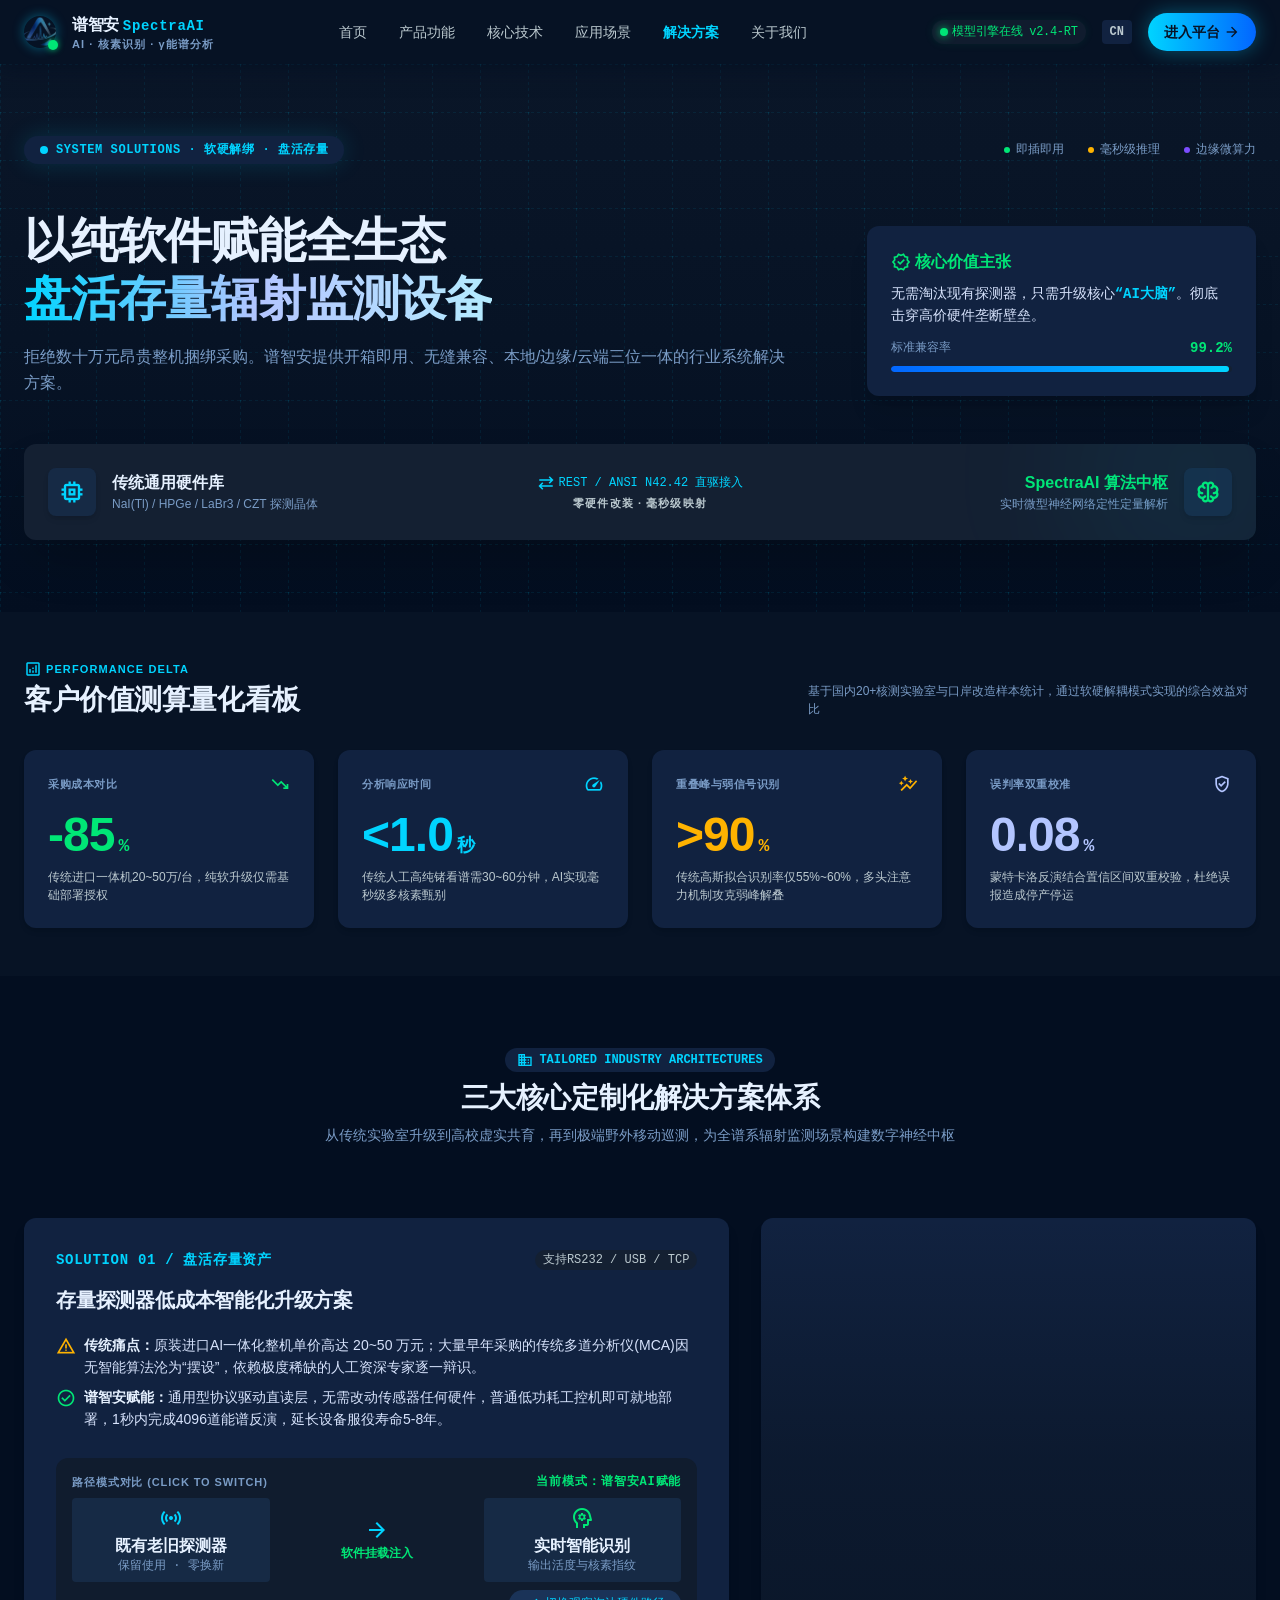
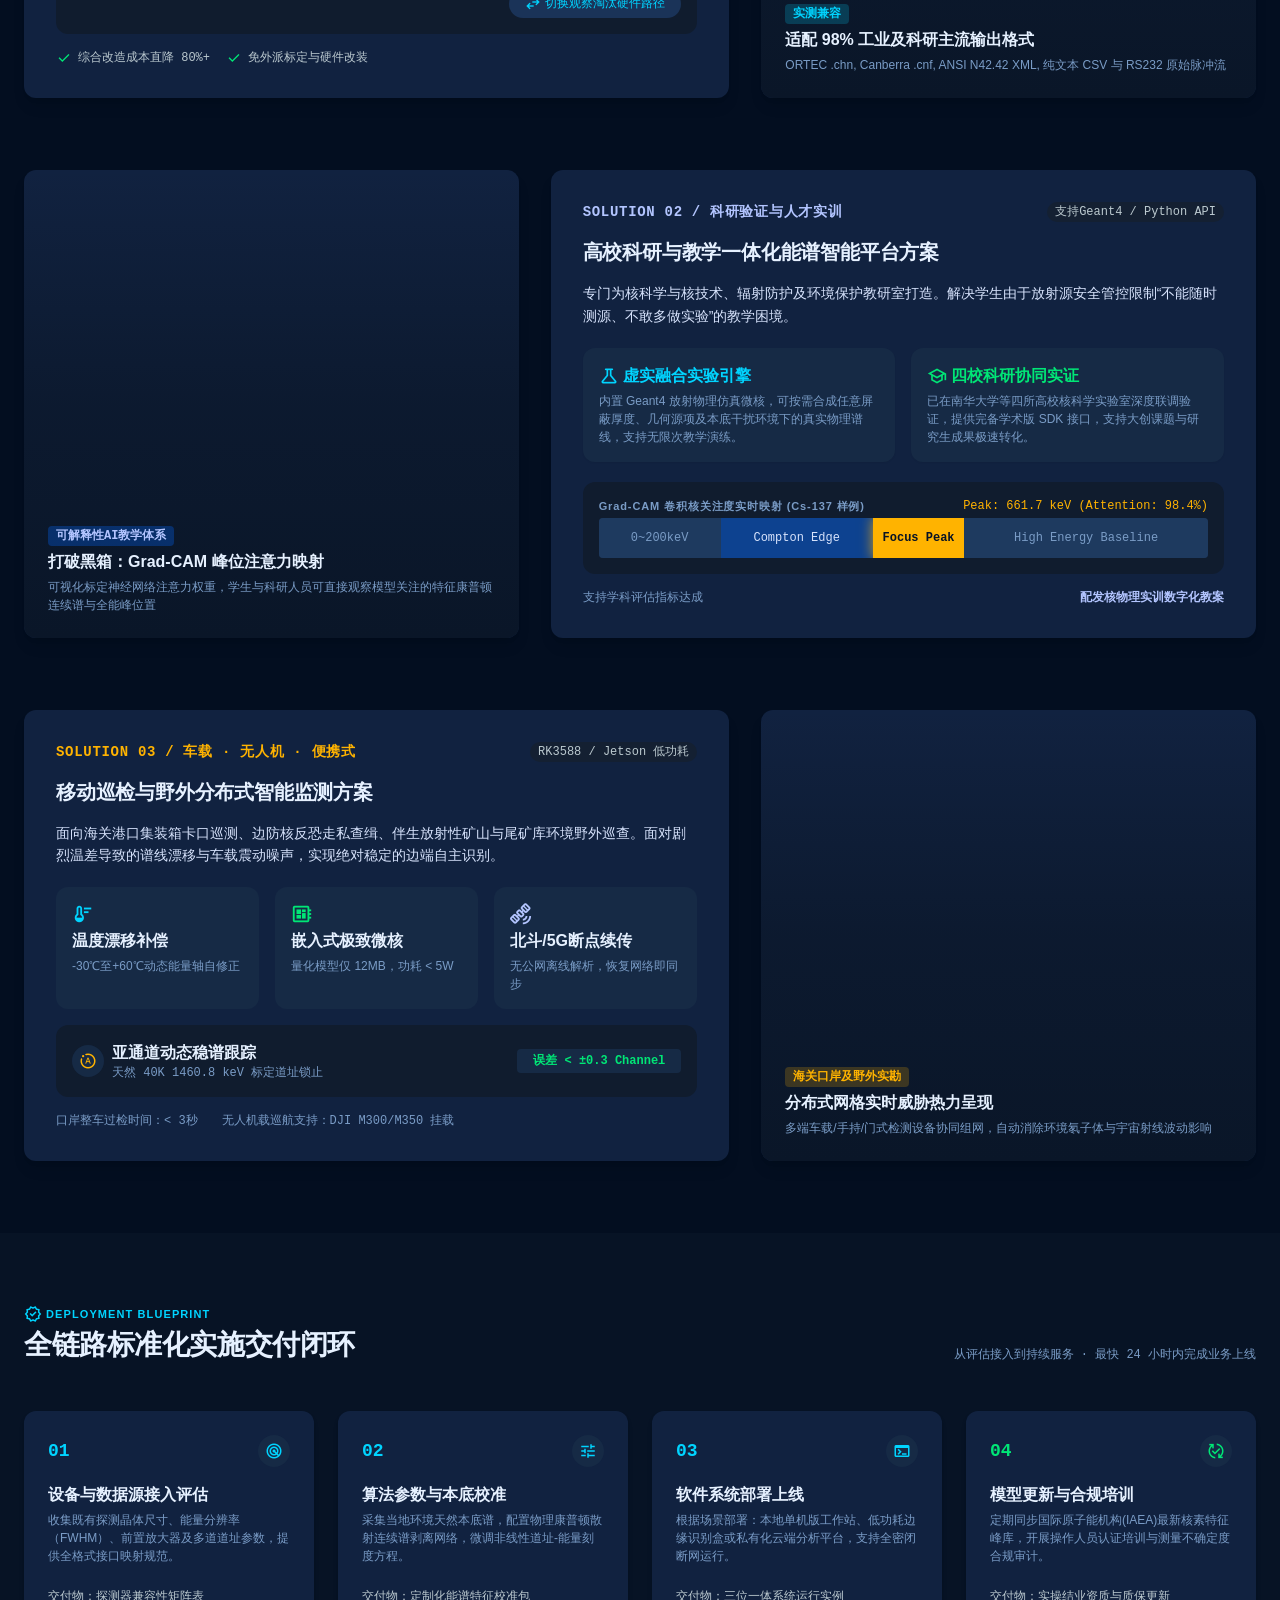
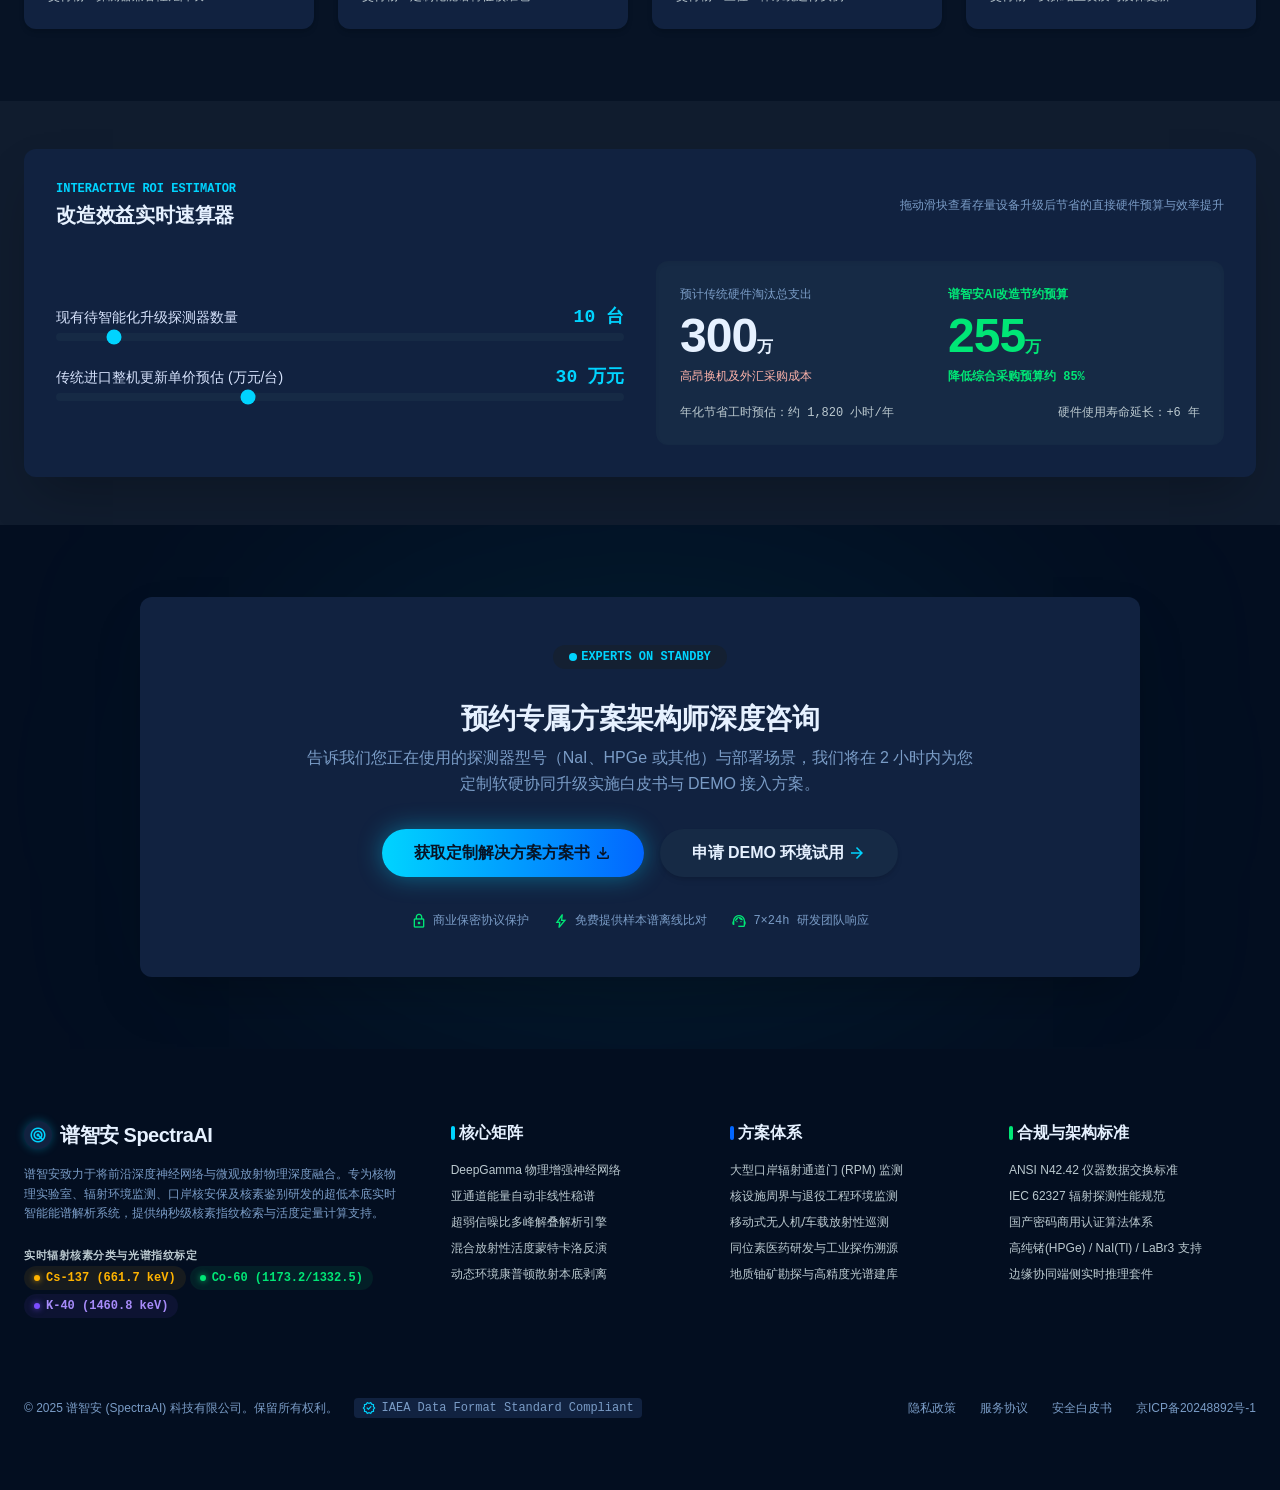
<file: solutions.html>
<!DOCTYPE html><html class="dark" lang="zh-CN"><head><meta charset="UTF-8"><meta content="width=device-width, initial-scale=1.0" name="viewport"><meta content="web_standard" name="shell-type"><style>@layer base{html,body{margin:0;padding:0;}body{overscroll-behavior:none;}main>:first-child{margin-top:0!important;}main>:last-child{margin-bottom:0!important;}}::-webkit-scrollbar{display:none;}</style><script src="assets/tailwind.js"></script><script id="tailwind-config">tailwind.config={darkMode:"class",theme:{extend:{colors:{"text-secondary":"#7A9CC6","inverse-surface":"#d7e3fc","tertiary-container":"#00e073","on-tertiary-fixed":"#00210b","on-primary-container":"#00586b","surface-container":"#142032","surface-container-low":"#101c2e","on-error-container":"#ffdad6","status-success":"#00E676","inverse-primary":"#00677e","error-container":"#93000a","secondary":"#b3c5ff","border-subtle":"#1E3A5F","tertiary":"#3efe8a","status-warning":"#FFB300","tertiary-fixed-dim":"#00e475","surface-panel":"#112240","surface-container-lowest":"#030e20","bg-canvas":"#0A1628","on-primary-fixed-variant":"#004e5f","text-primary":"#E6F1FF","surface-bright":"#2e394d","background":"#071325","primary-container":"#00d4ff","surface-tint":"#3cd7ff","surface-variant":"#2a3548","secondary-container":"#0266ff","surface-container-high":"#1f2a3d","surface":"#071325","on-secondary-fixed-variant":"#003fa4","on-tertiary-fixed-variant":"#005226","on-surface-variant":"#bbc9cf","isotope-co60":"#00E676","on-secondary":"#002b75","on-surface":"#d7e3fc","primary-fixed":"#b4ebff","on-primary-fixed":"#001f27","on-error":"#690005","secondary-fixed-dim":"#b3c5ff","border-highlight":"#24466E","surface-dim":"#071325","inverse-on-surface":"#253144","on-background":"#d7e3fc","surface-hover":"#1A3358","bg-elevated":"#0D1B2A","outline-variant":"#3c494e","secondary-fixed":"#dae1ff","on-tertiary":"#003918","outline":"#859398","on-tertiary-container":"#005d2c","on-secondary-fixed":"#001849","primary":"#a8e8ff","tertiary-fixed":"#62ff96","isotope-k40":"#7C4DFF","on-secondary-container":"#f9f7ff","isotope-cs137":"#FFB300","error":"#ffb4ab","surface-card":"#162A45","surface-container-highest":"#2a3548","primary-fixed-dim":"#3cd7ff","on-primary":"#003642"},borderRadius:{DEFAULT:"0.25rem",lg:"0.5rem",xl:"0.75rem",full:"9999px"},spacing:{"space-xs":"0.25rem",gutter:"1.25rem","space-xl":"2rem","space-3xl":"4.5rem","space-2xl":"3rem","space-sm":"0.5rem","gutter-desktop":"1.5rem","margin-desktop":"2.5rem","space-lg":"1.5rem","space-md":"1rem",margin:"1.5rem"},fontFamily:{"mono-data-md":["SFMono-Regular","Consolas","Menlo","monospace"],"mono-data-sm":["SFMono-Regular","Consolas","Menlo","monospace"],"headline-md":["-apple-system","BlinkMacSystemFont","PingFang SC","Microsoft YaHei","sans-serif"],"body-md":["-apple-system","BlinkMacSystemFont","PingFang SC","Microsoft YaHei","sans-serif"],"display-hero":["-apple-system","BlinkMacSystemFont","PingFang SC","Microsoft YaHei","sans-serif"],"headline-sm":["-apple-system","BlinkMacSystemFont","PingFang SC","Microsoft YaHei","sans-serif"],"body-lg":["-apple-system","BlinkMacSystemFont","PingFang SC","Microsoft YaHei","sans-serif"],"body-sm":["-apple-system","BlinkMacSystemFont","PingFang SC","Microsoft YaHei","sans-serif"],"label-caps":["-apple-system","BlinkMacSystemFont","PingFang SC","Microsoft YaHei","sans-serif"],"mono-data-lg":["SFMono-Regular","Consolas","Menlo","monospace"],"display-hero-mobile":["-apple-system","BlinkMacSystemFont","PingFang SC","Microsoft YaHei","sans-serif"],"headline-lg":["-apple-system","BlinkMacSystemFont","PingFang SC","Microsoft YaHei","sans-serif"]},fontSize:{"mono-data-md":["14px",{lineHeight:"20px",fontWeight:"500"}],"mono-data-sm":["12px",{lineHeight:"16px",fontWeight:"500"}],"headline-md":["20px",{lineHeight:"28px",letterSpacing:"-0.01em",fontWeight:"600"}],"body-md":["14px",{lineHeight:"22px",fontWeight:"400"}],"display-hero":["48px",{lineHeight:"58px",letterSpacing:"-0.02em",fontWeight:"800"}],"headline-sm":["16px",{lineHeight:"24px",fontWeight:"600"}],"body-lg":["16px",{lineHeight:"26px",fontWeight:"400"}],"body-sm":["12px",{lineHeight:"18px",fontWeight:"400"}],"label-caps":["11px",{lineHeight:"14px",letterSpacing:"0.08em",fontWeight:"700"}],"mono-data-lg":["18px",{lineHeight:"24px",fontWeight:"600"}],"display-hero-mobile":["32px",{lineHeight:"40px",letterSpacing:"-0.01em",fontWeight:"800"}],"headline-lg":["28px",{lineHeight:"36px",letterSpacing:"-0.015em",fontWeight:"700"}]}}}}</script><link rel="stylesheet" href="assets/material-symbols.css"/></head><body class="bg-background font-body-md text-body-md text-on-surface antialiased selection:bg-primary-container selection:text-on-primary-container"><header class="fixed top-0 left-0 w-full z-50 bg-background/90 backdrop-blur-xl shadow-[0_4px_20px_rgba(3,14,32,0.6)]"><div class="h-16 max-w-[1440px] mx-auto px-margin flex items-center justify-between gap-space-lg"><div class="flex items-center gap-space-md shrink-0"><div class="relative flex items-center justify-center"><img alt="SpectraAI" class="w-8 h-8 rounded-full object-cover shadow-[0_0_12px_rgba(0,212,255,0.4)]" src="assets/logo-mark.png"><span class="absolute -bottom-0.5 -right-0.5 w-2.5 h-2.5 rounded-full bg-status-success shadow-[0_0_6px_rgba(0,230,118,0.8)]"></span></div><div class="flex flex-col"><div class="flex items-baseline gap-space-xs"><span class="font-headline-sm text-headline-sm text-text-primary tracking-tight">谱智安</span><span class="font-mono-data-md text-mono-data-md text-primary-container tracking-wider font-semibold">SpectraAI</span></div><span class="font-label-caps text-label-caps text-text-secondary tracking-widest">AI · 核素识别 · γ能谱分析</span></div></div><nav class="hidden xl:flex items-center gap-space-xl" data-active-classes="text-primary-container font-semibold"><a class="text-on-surface-variant hover:text-on-surface transition-colors font-body-md text-body-md py-space-xs" data-path="home" href="index.html">首页</a><a class="text-on-surface-variant hover:text-on-surface transition-colors font-body-md text-body-md py-space-xs" data-path="features" href="product-features.html">产品功能</a><a class="text-on-surface-variant hover:text-on-surface transition-colors font-body-md text-body-md py-space-xs" data-path="technology" href="core-technology.html">核心技术</a><a class="text-on-surface-variant hover:text-on-surface transition-colors font-body-md text-body-md py-space-xs" data-path="scenarios" href="application-scenarios.html">应用场景</a><a aria-current="page" class="transition-colors py-space-xs text-primary-container font-semibold" data-path="solutions" href="solutions.html">解决方案</a><a class="text-on-surface-variant hover:text-on-surface transition-colors font-body-md text-body-md py-space-xs" data-path="about" href="about.html">关于我们</a></nav><div class="flex items-center gap-space-md shrink-0"><div class="hidden sm:flex items-center gap-space-xs px-space-sm py-1 rounded-full bg-surface-container-low shadow-[0_0_10px_rgba(0,230,118,0.08)]"><span class="w-2 h-2 rounded-full bg-status-success animate-pulse shadow-[0_0_8px_rgba(0,230,118,0.9)]"></span><span class="font-mono-data-sm text-mono-data-sm text-status-success tracking-tight">模型引擎在线 v2.4-RT</span></div><div class="flex items-center px-space-sm py-1 rounded bg-surface-panel text-on-surface-variant hover:text-text-primary hover:bg-surface-hover cursor-pointer transition-colors"><span class="font-mono-data-sm text-mono-data-sm font-semibold">CN</span></div><a class="group relative inline-flex items-center gap-space-xs px-space-md py-2 rounded-full bg-gradient-to-r from-primary-container to-secondary-container text-background font-headline-sm text-headline-sm font-bold shadow-[0_0_20px_rgba(0,212,255,0.35)] hover:shadow-[0_0_28px_rgba(0,212,255,0.55)] transition-all duration-200 hover:brightness-110" data-path="console" href="platform.html"><span class="font-body-md text-body-md font-semibold text-background">进入平台</span><span class="material-symbols-outlined text-[16px] text-background transition-transform duration-200 group-hover:translate-x-0.5">arrow_forward</span></a></div></div></header><main class="w-full pt-16 bg-background min-h-screen"><div class="flex flex-col w-full">
<!-- Hero Section -->
<section class="relative w-full overflow-hidden bg-gradient-to-b from-bg-canvas via-surface to-surface-container-lowest py-space-3xl px-margin">
<div class="absolute inset-0 opacity-20 pointer-events-none">
<svg class="w-full h-full" xmlns="http://www.w3.org/2000/svg">
<defs>
<pattern height="48" id="grid-matrix" patternUnits="userSpaceOnUse" width="48">
<path class="text-primary-container" d="M 48 0 L 0 0 0 48" fill="none" stroke="currentColor" stroke-dasharray="3 3" stroke-width="0.75"></path>
<circle class="text-primary-container" cx="0" cy="0" fill="currentColor" r="1.5"></circle>
</pattern>
</defs>
<rect fill="url(#grid-matrix)" height="100%" width="100%"></rect>
</svg>
</div>
<div class="relative max-w-[1440px] mx-auto flex flex-col gap-space-2xl">
<!-- Top Pills & Badges -->
<div class="flex flex-wrap items-center justify-between gap-space-md">
<div class="inline-flex items-center gap-space-sm px-space-md py-1.5 rounded-full bg-surface-panel shadow-[0_0_24px_rgba(0,212,255,0.15)]">
<span class="w-2 h-2 rounded-full bg-primary-container animate-ping"></span>
<span class="font-mono-data-sm text-mono-data-sm text-primary-container font-semibold tracking-wider">SYSTEM SOLUTIONS · 软硬解绑 · 盘活存量</span>
</div>
<div class="hidden lg:flex items-center gap-space-lg text-text-secondary font-mono-data-sm text-mono-data-sm">
<span class="flex items-center gap-1.5"><span class="w-1.5 h-1.5 rounded-full bg-isotope-co60"></span>即插即用</span>
<span class="flex items-center gap-1.5"><span class="w-1.5 h-1.5 rounded-full bg-isotope-cs137"></span>毫秒级推理</span>
<span class="flex items-center gap-1.5"><span class="w-1.5 h-1.5 rounded-full bg-isotope-k40"></span>边缘微算力</span>
</div>
</div>
<!-- Headline Hero Group -->
<div class="grid grid-cols-1 lg:grid-cols-12 gap-space-xl items-end">
<div class="lg:col-span-8 flex flex-col gap-space-md">
<h1 class="font-display-hero text-display-hero text-text-primary tracking-tight">
            以纯软件赋能全生态<br>
<span class="bg-gradient-to-r from-primary-container via-secondary to-primary-fixed bg-clip-text text-transparent">盘活存量辐射监测设备</span>
</h1>
<p class="font-body-lg text-body-lg text-text-secondary max-w-3xl leading-relaxed">
            拒绝数十万元昂贵整机捆绑采购。谱智安提供开箱即用、无缝兼容、本地/边缘/云端三位一体的行业系统解决方案。
          </p>
</div>
<div class="lg:col-span-4 flex flex-col gap-space-sm bg-surface-panel p-space-lg rounded-xl shadow-xl">
<div class="flex items-center gap-space-xs text-status-success">
<span class="material-symbols-outlined text-[20px]">verified</span>
<span class="font-headline-sm text-headline-sm font-bold">核心价值主张</span>
</div>
<p class="font-body-md text-body-md text-on-surface">
            无需淘汰现有探测器，只需升级核心<span class="text-primary-container font-mono-data-md text-mono-data-md font-bold">“AI大脑”</span>。彻底击穿高价硬件垄断壁垒。
          </p>
<div class="flex items-center justify-between pt-space-xs font-mono-data-sm text-mono-data-sm text-text-secondary">
<span class="">标准兼容率</span>
<span class="text-status-success font-bold font-mono-data-md text-mono-data-md">99.2%</span>
</div>
<div class="w-full h-1.5 bg-surface-container rounded-full overflow-hidden">
<div class="h-full bg-gradient-to-r from-secondary-container to-primary-container w-[99.2%] rounded-full"></div>
</div>
</div>
</div>
<!-- Hardware Decoupling Visual Banner -->
<div class="w-full bg-surface-container p-space-lg rounded-xl shadow-2xl relative overflow-hidden">
<div class="absolute -right-16 -bottom-16 w-64 h-64 bg-primary-container/5 rounded-full blur-3xl pointer-events-none"></div>
<div class="grid grid-cols-1 md:grid-cols-3 gap-space-lg items-center">
<div class="flex items-center gap-space-md">
<div class="w-12 h-12 rounded-lg bg-surface-card flex items-center justify-center text-primary-container shrink-0 shadow-md">
<span class="material-symbols-outlined text-[28px]">memory</span>
</div>
<div class="flex flex-col">
<span class="font-headline-sm text-headline-sm text-text-primary font-semibold">传统通用硬件库</span>
<span class="font-body-sm text-body-sm text-text-secondary">NaI(Tl) / HPGe / LaBr3 / CZT 探测晶体</span>
</div>
</div>
<div class="flex flex-col items-center justify-center text-center px-space-md">
<div class="inline-flex items-center gap-space-xs text-primary-container font-mono-data-sm text-mono-data-sm mb-1">
<span class="material-symbols-outlined text-[18px]">sync_alt</span>
<span class="">REST / ANSI N42.42 直驱接入</span>
</div>
<span class="font-label-caps text-label-caps text-on-surface-variant uppercase tracking-widest">零硬件改装 · 毫秒级映射</span>
</div>
<div class="flex items-center justify-end gap-space-md">
<div class="flex flex-col text-right">
<span class="font-headline-sm text-headline-sm text-status-success font-semibold">SpectraAI 算法中枢</span>
<span class="font-body-sm text-body-sm text-text-secondary">实时微型神经网络定性定量解析</span>
</div>
<div class="w-12 h-12 rounded-lg bg-surface-card flex items-center justify-center text-status-success shrink-0 shadow-md">
<span class="material-symbols-outlined text-[28px]">neurology</span>
</div>
</div>
</div>
</div>
</div>
</section>
<!-- Interactive ROI & Core Transformation Showcase -->
<section class="w-full bg-surface py-space-2xl px-margin">
<div class="max-w-[1440px] mx-auto flex flex-col gap-space-xl">
<div class="flex flex-col md:flex-row md:items-end justify-between gap-space-md">
<div class="flex flex-col gap-space-xs">
<div class="flex items-center gap-space-xs text-primary-container">
<span class="material-symbols-outlined text-[18px]">analytics</span>
<span class="font-label-caps text-label-caps tracking-widest">PERFORMANCE DELTA</span>
</div>
<h2 class="font-headline-lg text-headline-lg text-text-primary font-bold">客户价值测算量化看板</h2>
</div>
<p class="font-body-sm text-body-sm text-text-secondary max-w-md">
          基于国内20+核测实验室与口岸改造样本统计，通过软硬解耦模式实现的综合效益对比
        </p>
</div>
<!-- 4 High Impact Stat Bento Tiles -->
<div class="grid grid-cols-1 sm:grid-cols-2 lg:grid-cols-4 gap-space-lg">
<!-- Stat 1 -->
<div class="bg-surface-panel p-space-lg rounded-xl shadow-md flex flex-col justify-between hover:bg-surface-card transition-all">
<div class="flex items-center justify-between text-text-secondary mb-space-sm">
<span class="font-label-caps text-label-caps tracking-wider">采购成本对比</span>
<span class="material-symbols-outlined text-status-success text-[20px]">trending_down</span>
</div>
<div class="flex items-baseline gap-space-xs my-space-xs">
<span class="font-display-hero text-display-hero text-status-success font-bold">-85</span>
<span class="font-mono-data-lg text-mono-data-lg text-status-success">%</span>
</div>
<div class="text-on-surface-variant font-body-sm text-body-sm">
            传统进口一体机20~50万/台，纯软升级仅需基础部署授权
          </div>
</div>
<!-- Stat 2 -->
<div class="bg-surface-panel p-space-lg rounded-xl shadow-md flex flex-col justify-between hover:bg-surface-card transition-all">
<div class="flex items-center justify-between text-text-secondary mb-space-sm">
<span class="font-label-caps text-label-caps tracking-wider">分析响应时间</span>
<span class="material-symbols-outlined text-primary-container text-[20px]">speed</span>
</div>
<div class="flex items-baseline gap-space-xs my-space-xs">
<span class="font-display-hero text-display-hero text-primary-container font-bold">&lt;1.0</span>
<span class="font-mono-data-lg text-mono-data-lg text-primary-container">秒</span>
</div>
<div class="text-on-surface-variant font-body-sm text-body-sm">
            传统人工高纯锗看谱需30~60分钟，AI实现毫秒级多核素甄别
          </div>
</div>
<!-- Stat 3 -->
<div class="bg-surface-panel p-space-lg rounded-xl shadow-md flex flex-col justify-between hover:bg-surface-card transition-all">
<div class="flex items-center justify-between text-text-secondary mb-space-sm">
<span class="font-label-caps text-label-caps tracking-wider">重叠峰与弱信号识别</span>
<span class="material-symbols-outlined text-status-warning text-[20px]">auto_graph</span>
</div>
<div class="flex items-baseline gap-space-xs my-space-xs">
<span class="font-display-hero text-display-hero text-status-warning font-bold">&gt;90</span>
<span class="font-mono-data-lg text-mono-data-lg text-status-warning">%</span>
</div>
<div class="text-on-surface-variant font-body-sm text-body-sm">
            传统高斯拟合识别率仅55%~60%，多头注意力机制攻克弱峰解叠
          </div>
</div>
<!-- Stat 4 -->
<div class="bg-surface-panel p-space-lg rounded-xl shadow-md flex flex-col justify-between hover:bg-surface-card transition-all">
<div class="flex items-center justify-between text-text-secondary mb-space-sm">
<span class="font-label-caps text-label-caps tracking-wider">误判率双重校准</span>
<span class="material-symbols-outlined text-secondary text-[20px]">verified_user</span>
</div>
<div class="flex items-baseline gap-space-xs my-space-xs">
<span class="font-display-hero text-display-hero text-secondary font-bold">0.08</span>
<span class="font-mono-data-lg text-mono-data-lg text-secondary">%</span>
</div>
<div class="text-on-surface-variant font-body-sm text-body-sm">
            蒙特卡洛反演结合置信区间双重校验，杜绝误报造成停产停运
          </div>
</div>
</div>
</div>
</section>
<!-- Three Core Solutions Matrix -->
<section class="w-full bg-surface-container-lowest py-space-3xl px-margin relative">
<div class="max-w-[1440px] mx-auto flex flex-col gap-space-3xl">
<!-- Section Header -->
<div class="flex flex-col items-center text-center gap-space-sm max-w-2xl mx-auto">
<div class="inline-flex items-center gap-1.5 px-3 py-1 rounded-full bg-surface-panel text-primary-container font-mono-data-sm text-mono-data-sm font-semibold">
<span class="material-symbols-outlined text-[16px]">domain</span>
<span class="">TAILORED INDUSTRY ARCHITECTURES</span>
</div>
<h2 class="font-headline-lg text-headline-lg text-text-primary font-bold">三大核心定制化解决方案体系</h2>
<p class="font-body-md text-body-md text-text-secondary">
          从传统实验室升级到高校虚实共育，再到极端野外移动巡测，为全谱系辐射监测场景构建数字神经中枢
        </p>
</div>
<!-- Solution 1: Legacy Asset Revitalization -->
<div class="grid grid-cols-1 lg:grid-cols-12 gap-space-xl items-stretch">
<div class="lg:col-span-7 bg-surface-panel p-space-xl rounded-xl shadow-lg flex flex-col justify-between">
<div class="flex flex-col gap-space-md">
<div class="flex items-center justify-between">
<span class="font-mono-data-md text-mono-data-md text-primary-container font-bold tracking-wider">SOLUTION 01 / 盘活存量资产</span>
<span class="px-space-sm py-0.5 rounded-full bg-surface-container text-on-surface-variant font-mono-data-sm text-mono-data-sm">支持RS232 / USB / TCP</span>
</div>
<h3 class="font-headline-md text-headline-md text-text-primary font-bold">
              存量探测器低成本智能化升级方案
            </h3>
<div class="flex flex-col gap-space-sm py-space-xs text-body-md text-on-surface">
<div class="flex items-start gap-space-sm">
<span class="material-symbols-outlined text-status-warning text-[20px] shrink-0 mt-0.5">warning</span>
<p class=""><strong class="text-text-primary">传统痛点：</strong>原装进口AI一体化整机单价高达 20~50 万元；大量早年采购的传统多道分析仪(MCA)因无智能算法沦为“摆设”，依赖极度稀缺的人工资深专家逐一辩识。</p>
</div>
<div class="flex items-start gap-space-sm">
<span class="material-symbols-outlined text-status-success text-[20px] shrink-0 mt-0.5">check_circle</span>
<p class=""><strong class="text-text-primary">谱智安赋能：</strong>通用型协议驱动直读层，无需改动传感器任何硬件，普通低功耗工控机即可就地部署，1秒内完成4096道能谱反演，延长设备服役寿命5-8年。</p>
</div>
</div>
<!-- Visual Flow Comparison Switcher -->
<div class="w-full bg-surface-container-low p-space-md rounded-xl mt-space-sm">
<div class="flex items-center justify-between font-label-caps text-label-caps text-text-secondary uppercase mb-space-sm">
<span class="">路径模式对比 (Click to switch)</span>
<span class="text-status-success font-mono-data-sm text-mono-data-sm font-bold" id="sol1-toggle-text">当前模式：谱智安AI赋能</span>
</div>
<!-- Interactive Visual Diagram Container -->
<div class="grid grid-cols-1 md:grid-cols-3 gap-space-sm items-center text-center" id="sol1-flow-container">
<div class="p-space-sm rounded bg-surface-card flex flex-col items-center">
<span class="material-symbols-outlined text-primary-container text-[24px]">sensors</span>
<span class="font-headline-sm text-headline-sm text-text-primary mt-1">既有老旧探测器</span>
<span class="font-mono-data-sm text-mono-data-sm text-text-secondary">保留使用 · 零换新</span>
</div>
<div class="flex flex-col items-center justify-center">
<span class="material-symbols-outlined text-primary-container text-[24px] rotate-90 md:rotate-0">arrow_forward</span>
<span class="font-mono-data-sm text-mono-data-sm text-status-success font-bold mt-1">软件挂载注入</span>
</div>
<div class="p-space-sm rounded bg-surface-card flex flex-col items-center">
<span class="material-symbols-outlined text-status-success text-[24px]">psychology</span>
<span class="font-headline-sm text-headline-sm text-text-primary mt-1">实时智能识别</span>
<span class="font-mono-data-sm text-mono-data-sm text-text-secondary">输出活度与核素指纹</span>
</div>
</div>
<div class="mt-space-sm flex justify-end">
<button class="px-space-md py-1.5 rounded-full bg-surface-hover hover:bg-surface-bright text-primary-container font-mono-data-sm text-mono-data-sm flex items-center gap-1 transition-all" id="sol1-toggle-btn">
<span class="material-symbols-outlined text-[16px]">swap_horiz</span>
<span class="">切换观察淘汰硬件路径</span>
</button>
</div>
</div>
</div>
<div class="pt-space-md flex flex-wrap items-center gap-space-md">
<div class="flex items-center gap-1.5 text-on-surface-variant font-mono-data-sm text-mono-data-sm">
<span class="material-symbols-outlined text-[16px] text-status-success">done</span>
<span class="">综合改造成本直降 80%+</span>
</div>
<div class="flex items-center gap-1.5 text-on-surface-variant font-mono-data-sm text-mono-data-sm">
<span class="material-symbols-outlined text-[16px] text-status-success">done</span>
<span class="">免外派标定与硬件改装</span>
</div>
</div>
</div>
<div class="lg:col-span-5 flex flex-col gap-space-lg">
<div class="relative w-full h-full min-h-[300px] rounded-xl overflow-hidden shadow-lg bg-surface-panel flex flex-col justify-end p-space-lg">
<div class="absolute inset-0 bg-cover bg-center" data-alt="A high-tech industrial radiation laboratory bench with legacy detector devices connected via USB and serial data cables to a modern cybernetic touch terminal displaying dynamic energy spectrum graphs and isotopic telemetry in glowing cyan and blue hues." style="background-image: url('https://lh3.googleusercontent.com/aida-public/[base64]')"></div>
<div class="absolute inset-0 bg-gradient-to-t from-bg-canvas via-bg-canvas/70 to-transparent"></div>
<div class="relative z-10 flex flex-col gap-space-xs">
<span class="px-space-sm py-0.5 rounded w-fit bg-primary-container/20 text-primary-container font-mono-data-sm text-mono-data-sm font-semibold">实测兼容</span>
<span class="font-headline-sm text-headline-sm text-text-primary font-bold">适配 98% 工业及科研主流输出格式</span>
<p class="font-body-sm text-body-sm text-text-secondary">ORTEC .chn, Canberra .cnf, ANSI N42.42 XML, 纯文本 CSV 与 RS232 原始脉冲流</p>
</div>
</div>
</div>
</div>
<!-- Solution 2: Academic Research & Education Integrated Platform -->
<div class="grid grid-cols-1 lg:grid-cols-12 gap-space-xl items-stretch">
<div class="lg:col-span-5 order-2 lg:order-1 flex flex-col gap-space-lg">
<div class="relative w-full h-full min-h-[300px] rounded-xl overflow-hidden shadow-lg bg-surface-panel flex flex-col justify-end p-space-lg">
<div class="absolute inset-0 bg-cover bg-center" data-alt="University nuclear engineering laboratory setting with graduate researchers and students analyzing Geant4 Monte Carlo gamma-ray radiation simulations on large dark-themed glassmorphism screens featuring isotope attention heatmaps in amber and emerald tones." style="background-image: url('https://lh3.googleusercontent.com/aida-public/[base64]')"></div>
<div class="absolute inset-0 bg-gradient-to-t from-bg-canvas via-bg-canvas/70 to-transparent"></div>
<div class="relative z-10 flex flex-col gap-space-xs">
<span class="px-space-sm py-0.5 rounded w-fit bg-secondary-container/30 text-secondary font-mono-data-sm text-mono-data-sm font-semibold">可解释性AI教学体系</span>
<span class="font-headline-sm text-headline-sm text-text-primary font-bold">打破黑箱：Grad-CAM 峰位注意力映射</span>
<p class="font-body-sm text-body-sm text-text-secondary">可视化标定神经网络注意力权重，学生与科研人员可直接观察模型关注的特征康普顿连续谱与全能峰位置</p>
</div>
</div>
</div>
<div class="lg:col-span-7 order-1 lg:order-2 bg-surface-panel p-space-xl rounded-xl shadow-lg flex flex-col justify-between">
<div class="flex flex-col gap-space-md">
<div class="flex items-center justify-between">
<span class="font-mono-data-md text-mono-data-md text-secondary font-bold tracking-wider">SOLUTION 02 / 科研验证与人才实训</span>
<span class="px-space-sm py-0.5 rounded-full bg-surface-container text-on-surface-variant font-mono-data-sm text-mono-data-sm">支持Geant4 / Python API</span>
</div>
<h3 class="font-headline-md text-headline-md text-text-primary font-bold">
              高校科研与教学一体化能谱智能平台方案
            </h3>
<div class="font-body-md text-body-md text-on-surface leading-relaxed">
              专门为核科学与核技术、辐射防护及环境保护教研室打造。解决学生由于放射源安全管控限制“不能随时测源、不敢多做实验”的教学困境。
            </div>
<div class="grid grid-cols-1 md:grid-cols-2 gap-space-md mt-space-xs">
<div class="p-space-md rounded-xl bg-surface-card shadow-sm flex flex-col gap-space-xs">
<div class="flex items-center gap-space-xs text-primary-container">
<span class="material-symbols-outlined text-[20px]">science</span>
<span class="font-headline-sm text-headline-sm font-semibold">虚实融合实验引擎</span>
</div>
<p class="font-body-sm text-body-sm text-text-secondary">
                  内置 Geant4 放射物理仿真微核，可按需合成任意屏蔽厚度、几何源项及本底干扰环境下的真实物理谱线，支持无限次教学演练。
                </p>
</div>
<div class="p-space-md rounded-xl bg-surface-card shadow-sm flex flex-col gap-space-xs">
<div class="flex items-center gap-space-xs text-status-success">
<span class="material-symbols-outlined text-[20px]">school</span>
<span class="font-headline-sm text-headline-sm font-semibold">四校科研协同实证</span>
</div>
<p class="font-body-sm text-body-sm text-text-secondary">
                  已在南华大学等四所高校核科学实验室深度联调验证，提供完备学术版 SDK 接口，支持大创课题与研究生成果极速转化。
                </p>
</div>
</div>
<!-- Interactive Grad-CAM Heatmap Simulator -->
<div class="w-full bg-surface-container-low p-space-md rounded-xl mt-space-xs">
<div class="flex items-center justify-between mb-space-xs">
<span class="font-label-caps text-label-caps text-text-secondary">Grad-CAM 卷积核关注度实时映射 (Cs-137 样例)</span>
<span class="font-mono-data-sm text-mono-data-sm text-isotope-cs137">Peak: 661.7 keV (Attention: 98.4%)</span>
</div>
<div class="h-10 w-full rounded bg-surface-card flex overflow-hidden">
<div class="h-full bg-border-subtle w-[20%] flex items-center justify-center font-mono-data-sm text-mono-data-sm text-text-secondary">0~200keV</div>
<div class="h-full bg-secondary-container/40 w-[25%] flex items-center justify-center font-mono-data-sm text-mono-data-sm text-on-surface">Compton Edge</div>
<div class="h-full bg-status-warning w-[15%] flex items-center justify-center font-mono-data-sm text-mono-data-sm text-background font-bold shadow-[0_0_12px_rgba(255,179,0,0.8)]">Focus Peak</div>
<div class="h-full bg-border-subtle w-[40%] flex items-center justify-center font-mono-data-sm text-mono-data-sm text-text-secondary">High Energy Baseline</div>
</div>
</div>
</div>
<div class="pt-space-md flex items-center justify-between font-mono-data-sm text-mono-data-sm text-text-secondary">
<span class="">支持学科评估指标达成</span>
<span class="text-secondary font-semibold">配发核物理实训数字化教案</span>
</div>
</div>
</div>
<!-- Solution 3: Field Mobile & Distributed Inspection -->
<div class="grid grid-cols-1 lg:grid-cols-12 gap-space-xl items-stretch">
<div class="lg:col-span-7 bg-surface-panel p-space-xl rounded-xl shadow-lg flex flex-col justify-between">
<div class="flex flex-col gap-space-md">
<div class="flex items-center justify-between">
<span class="font-mono-data-md text-mono-data-md text-status-warning font-bold tracking-wider">SOLUTION 03 / 车载 · 无人机 · 便携式</span>
<span class="px-space-sm py-0.5 rounded-full bg-surface-container text-on-surface-variant font-mono-data-sm text-mono-data-sm">RK3588 / Jetson 低功耗</span>
</div>
<h3 class="font-headline-md text-headline-md text-text-primary font-bold">
              移动巡检与野外分布式智能监测方案
            </h3>
<div class="font-body-md text-body-md text-on-surface leading-relaxed">
              面向海关港口集装箱卡口巡测、边防核反恐走私查缉、伴生放射性矿山与尾矿库环境野外巡查。面对剧烈温差导致的谱线漂移与车载震动噪声，实现绝对稳定的边端自主识别。
            </div>
<div class="grid grid-cols-1 sm:grid-cols-3 gap-space-md mt-space-xs">
<div class="p-space-md rounded-xl bg-surface-card flex flex-col gap-1">
<span class="material-symbols-outlined text-primary-container text-[22px]">thermostat</span>
<span class="font-headline-sm text-headline-sm text-text-primary">温度漂移补偿</span>
<span class="font-body-sm text-body-sm text-text-secondary">-30℃至+60℃动态能量轴自修正</span>
</div>
<div class="p-space-md rounded-xl bg-surface-card flex flex-col gap-1">
<span class="material-symbols-outlined text-status-success text-[22px]">developer_board</span>
<span class="font-headline-sm text-headline-sm text-text-primary">嵌入式极致微核</span>
<span class="font-body-sm text-body-sm text-text-secondary">量化模型仅 12MB，功耗 &lt; 5W</span>
</div>
<div class="p-space-md rounded-xl bg-surface-card flex flex-col gap-1">
<span class="material-symbols-outlined text-secondary text-[22px]">satellite_alt</span>
<span class="font-headline-sm text-headline-sm text-text-primary">北斗/5G断点续传</span>
<span class="font-body-sm text-body-sm text-text-secondary">无公网离线解析，恢复网络即同步</span>
</div>
</div>
<!-- Dynamic Field Drift Correction Visualizer -->
<div class="p-space-md rounded-xl bg-surface-container-low flex items-center justify-between gap-space-md">
<div class="flex items-center gap-space-sm">
<div class="w-8 h-8 rounded-full bg-surface-card flex items-center justify-center text-status-warning">
<span class="material-symbols-outlined text-[18px]">motion_photos_auto</span>
</div>
<div class="flex flex-col">
<span class="font-headline-sm text-headline-sm text-text-primary">亚通道动态稳谱跟踪</span>
<span class="font-mono-data-sm text-mono-data-sm text-text-secondary">天然 40K 1460.8 keV 标定道址锁止</span>
</div>
</div>
<div class="px-space-md py-1 rounded bg-surface-card text-status-success font-mono-data-sm text-mono-data-sm font-bold shrink-0">
                误差 &lt; ±0.3 Channel
              </div>
</div>
</div>
<div class="pt-space-md flex flex-wrap items-center gap-space-lg text-text-secondary font-mono-data-sm text-mono-data-sm">
<span class="">口岸整车过检时间：&lt; 3秒</span>
<span class="">无人机载巡航支持：DJI M300/M350 挂载</span>
</div>
</div>
<div class="lg:col-span-5 flex flex-col gap-space-lg">
<div class="relative w-full h-full min-h-[300px] rounded-xl overflow-hidden shadow-lg bg-surface-panel flex flex-col justify-end p-space-lg">
<div class="absolute inset-0 bg-cover bg-center" data-alt="A rugged mobile radiation inspection drone with gamma spectrometer flying over an industrial sea port container yard at dusk, embedded IoT telemetry edge box with green and amber LEDs transmitting real-time radiation maps." style="background-image: url('https://lh3.googleusercontent.com/aida-public/[base64]')"></div>
<div class="absolute inset-0 bg-gradient-to-t from-bg-canvas via-bg-canvas/70 to-transparent"></div>
<div class="relative z-10 flex flex-col gap-space-xs">
<span class="px-space-sm py-0.5 rounded w-fit bg-status-warning/20 text-status-warning font-mono-data-sm text-mono-data-sm font-semibold">海关口岸及野外实勘</span>
<span class="font-headline-sm text-headline-sm text-text-primary font-bold">分布式网格实时威胁热力呈现</span>
<p class="font-body-sm text-body-sm text-text-secondary">多端车载/手持/门式检测设备协同组网，自动消除环境氡子体与宇宙射线波动影响</p>
</div>
</div>
</div>
</div>
</div>
</section>
<!-- 4-Step Standardized Implementation & Delivery Process -->
<section class="w-full bg-surface py-space-3xl px-margin">
<div class="max-w-[1440px] mx-auto flex flex-col gap-space-2xl">
<div class="flex flex-col md:flex-row md:items-end justify-between gap-space-md">
<div class="flex flex-col gap-space-xs">
<div class="flex items-center gap-space-xs text-primary-container">
<span class="material-symbols-outlined text-[18px]">verified</span>
<span class="font-label-caps text-label-caps tracking-widest">DEPLOYMENT BLUEPRINT</span>
</div>
<h2 class="font-headline-lg text-headline-lg text-text-primary font-bold">全链路标准化实施交付闭环</h2>
</div>
<div class="font-mono-data-sm text-mono-data-sm text-text-secondary">
          从评估接入到持续服务 · 最快 24 小时内完成业务上线
        </div>
</div>
<div class="grid grid-cols-1 md:grid-cols-2 lg:grid-cols-4 gap-space-lg relative">
<!-- Step 1 -->
<div class="bg-surface-panel p-space-lg rounded-xl shadow-md flex flex-col justify-between hover:bg-surface-card transition-all">
<div class="flex flex-col gap-space-md">
<div class="flex items-center justify-between">
<span class="font-mono-data-lg text-mono-data-lg text-primary-container font-bold">01</span>
<span class="w-8 h-8 rounded-full bg-surface-card flex items-center justify-center text-primary-container">
<span class="material-symbols-outlined text-[18px]">radar</span>
</span>
</div>
<div class="flex flex-col gap-space-xs">
<h3 class="font-headline-sm text-headline-sm text-text-primary font-bold">设备与数据源接入评估</h3>
<p class="font-body-sm text-body-sm text-text-secondary">
                收集既有探测晶体尺寸、能量分辨率（FWHM）、前置放大器及多道道址参数，提供全格式接口映射规范。
              </p>
</div>
</div>
<div class="mt-space-md pt-space-sm font-mono-data-sm text-mono-data-sm text-on-surface-variant">
            交付物：探测器兼容性矩阵表
          </div>
</div>
<!-- Step 2 -->
<div class="bg-surface-panel p-space-lg rounded-xl shadow-md flex flex-col justify-between hover:bg-surface-card transition-all">
<div class="flex flex-col gap-space-md">
<div class="flex items-center justify-between">
<span class="font-mono-data-lg text-mono-data-lg text-primary-container font-bold">02</span>
<span class="w-8 h-8 rounded-full bg-surface-card flex items-center justify-center text-primary-container">
<span class="material-symbols-outlined text-[18px]">tune</span>
</span>
</div>
<div class="flex flex-col gap-space-xs">
<h3 class="font-headline-sm text-headline-sm text-text-primary font-bold">算法参数与本底校准</h3>
<p class="font-body-sm text-body-sm text-text-secondary">
                采集当地环境天然本底谱，配置物理康普顿散射连续谱剥离网络，微调非线性道址-能量刻度方程。
              </p>
</div>
</div>
<div class="mt-space-md pt-space-sm font-mono-data-sm text-mono-data-sm text-on-surface-variant">
            交付物：定制化能谱特征校准包
          </div>
</div>
<!-- Step 3 -->
<div class="bg-surface-panel p-space-lg rounded-xl shadow-md flex flex-col justify-between hover:bg-surface-card transition-all">
<div class="flex flex-col gap-space-md">
<div class="flex items-center justify-between">
<span class="font-mono-data-lg text-mono-data-lg text-primary-container font-bold">03</span>
<span class="w-8 h-8 rounded-full bg-surface-card flex items-center justify-center text-primary-container">
<span class="material-symbols-outlined text-[18px]">terminal</span>
</span>
</div>
<div class="flex flex-col gap-space-xs">
<h3 class="font-headline-sm text-headline-sm text-text-primary font-bold">软件系统部署上线</h3>
<p class="font-body-sm text-body-sm text-text-secondary">
                根据场景部署：本地单机版工作站、低功耗边缘识别盒或私有化云端分析平台，支持全密闭断网运行。
              </p>
</div>
</div>
<div class="mt-space-md pt-space-sm font-mono-data-sm text-mono-data-sm text-on-surface-variant">
            交付物：三位一体系统运行实例
          </div>
</div>
<!-- Step 4 -->
<div class="bg-surface-panel p-space-lg rounded-xl shadow-md flex flex-col justify-between hover:bg-surface-card transition-all">
<div class="flex flex-col gap-space-md">
<div class="flex items-center justify-between">
<span class="font-mono-data-lg text-mono-data-lg text-status-success font-bold">04</span>
<span class="w-8 h-8 rounded-full bg-surface-card flex items-center justify-center text-status-success">
<span class="material-symbols-outlined text-[18px]">published_with_changes</span>
</span>
</div>
<div class="flex flex-col gap-space-xs">
<h3 class="font-headline-sm text-headline-sm text-text-primary font-bold">模型更新与合规培训</h3>
<p class="font-body-sm text-body-sm text-text-secondary">
                定期同步国际原子能机构(IAEA)最新核素特征峰库，开展操作人员认证培训与测量不确定度合规审计。
              </p>
</div>
</div>
<div class="mt-space-md pt-space-sm font-mono-data-sm text-mono-data-sm text-on-surface-variant">
            交付物：实操结业资质与质保更新
          </div>
</div>
</div>
</div>
</section>
<!-- Interactive Demo / Calculation Simulator Sandbox -->
<section class="w-full bg-surface-container-low py-space-2xl px-margin">
<div class="max-w-[1440px] mx-auto bg-surface-panel p-space-xl rounded-xl shadow-2xl flex flex-col gap-space-xl">
<div class="flex flex-col md:flex-row items-start md:items-center justify-between gap-space-md">
<div class="flex flex-col gap-space-xs">
<span class="font-mono-data-sm text-mono-data-sm text-primary-container font-semibold">INTERACTIVE ROI ESTIMATOR</span>
<h3 class="font-headline-md text-headline-md text-text-primary font-bold">改造效益实时速算器</h3>
</div>
<span class="font-body-sm text-body-sm text-text-secondary">拖动滑块查看存量设备升级后节省的直接硬件预算与效率提升</span>
</div>
<div class="grid grid-cols-1 lg:grid-cols-12 gap-space-xl items-center">
<!-- Input Sliders -->
<div class="lg:col-span-6 flex flex-col gap-space-lg">
<div class="flex flex-col gap-space-xs">
<div class="flex justify-between items-center">
<label class="font-body-md text-body-md text-on-surface font-medium" for="device-count">现有待智能化升级探测器数量</label>
<span class="font-mono-data-lg text-mono-data-lg text-primary-container font-bold" id="device-count-val">10 台</span>
</div>
<input class="w-full h-2 bg-surface-card rounded-lg appearance-none cursor-pointer accent-primary-container" id="device-count" max="100" min="1" type="range" value="10">
</div>
<div class="flex flex-col gap-space-xs">
<div class="flex justify-between items-center">
<label class="font-body-md text-body-md text-on-surface font-medium" for="avg-cost">传统进口整机更新单价预估 (万元/台)</label>
<span class="font-mono-data-lg text-mono-data-lg text-primary-container font-bold" id="avg-cost-val">30 万元</span>
</div>
<input class="w-full h-2 bg-surface-card rounded-lg appearance-none cursor-pointer accent-primary-container" id="avg-cost" max="60" min="15" type="range" value="30">
</div>
</div>
<!-- Calculated Summary Box -->
<div class="lg:col-span-6 grid grid-cols-1 sm:grid-cols-2 gap-space-md bg-surface-card p-space-lg rounded-xl shadow-inner">
<div class="flex flex-col">
<span class="font-body-sm text-body-sm text-text-secondary">预计传统硬件淘汰总支出</span>
<span class="font-display-hero text-display-hero text-text-primary font-bold my-1" id="calc-traditional">300<span class="text-headline-sm">万</span></span>
<span class="font-mono-data-sm text-mono-data-sm text-error">高昂换机及外汇采购成本</span>
</div>
<div class="flex flex-col">
<span class="font-body-sm text-body-sm text-status-success font-semibold">谱智安AI改造节约预算</span>
<span class="font-display-hero text-display-hero text-status-success font-bold my-1" id="calc-savings">255<span class="text-headline-sm">万</span></span>
<span class="font-mono-data-sm text-mono-data-sm text-status-success font-bold">降低综合采购预算约 85%</span>
</div>
<div class="sm:col-span-2 pt-space-xs flex items-center justify-between text-on-surface-variant font-mono-data-sm text-mono-data-sm">
<span class="">年化节省工时预估：约 1,820 小时/年</span>
<span class="">硬件使用寿命延长：+6 年</span>
</div>
</div>
</div>
</div>
</section>
<!-- CTA Bottom Conversion Section -->
<section class="w-full bg-surface-container-lowest py-space-3xl px-margin relative overflow-hidden">
<div class="absolute top-1/2 left-1/2 -translate-x-1/2 -translate-y-1/2 w-[700px] h-[350px] bg-primary-container/10 rounded-full blur-[140px] pointer-events-none"></div>
<div class="relative max-w-[1000px] mx-auto bg-surface-panel p-space-2xl rounded-xl shadow-2xl text-center flex flex-col items-center gap-space-xl">
<div class="inline-flex items-center gap-space-xs px-space-md py-1 rounded-full bg-surface-container text-primary-container font-mono-data-sm text-mono-data-sm font-semibold">
<span class="w-2 h-2 rounded-full bg-primary-container animate-pulse"></span>
<span class="">EXPERTS ON STANDBY</span>
</div>
<div class="flex flex-col gap-space-sm max-w-2xl">
<h2 class="font-headline-lg text-headline-lg text-text-primary font-bold">
          预约专属方案架构师深度咨询
        </h2>
<p class="font-body-lg text-body-lg text-text-secondary leading-relaxed">
          告诉我们您正在使用的探测器型号（NaI、HPGe 或其他）与部署场景，我们将在 2 小时内为您定制软硬协同升级实施白皮书与 DEMO 接入方案。
        </p>
</div>
<div class="flex flex-col sm:flex-row items-center gap-space-md w-full justify-center">
<button class="w-full sm:w-auto px-space-xl py-3 rounded-full bg-gradient-to-r from-primary-container to-secondary-container text-background font-headline-sm text-headline-sm font-bold shadow-[0_0_24px_rgba(0,212,255,0.4)] hover:shadow-[0_0_32px_rgba(0,212,255,0.6)] hover:brightness-110 transition-all flex items-center justify-center gap-space-xs">
<span class="">获取定制解决方案方案书</span>
<span class="material-symbols-outlined text-[18px]">download</span>
</button>
<button class="w-full sm:w-auto px-space-xl py-3 rounded-full bg-surface-card hover:bg-surface-hover text-text-primary font-headline-sm text-headline-sm font-semibold shadow-md transition-all flex items-center justify-center gap-space-xs">
<span class="">申请 DEMO 环境试用</span>
<span class="material-symbols-outlined text-[18px] text-primary-container">arrow_forward</span>
</button>
</div>
<div class="flex flex-wrap items-center justify-center gap-space-lg font-mono-data-sm text-mono-data-sm text-text-secondary pt-space-xs">
<span class="flex items-center gap-1.5"><span class="material-symbols-outlined text-status-success text-[16px]">lock</span>商业保密协议保护</span>
<span class="flex items-center gap-1.5"><span class="material-symbols-outlined text-status-success text-[16px]">bolt</span>免费提供样本谱离线比对</span>
<span class="flex items-center gap-1.5"><span class="material-symbols-outlined text-status-success text-[16px]">support_agent</span>7×24h 研发团队响应</span>
</div>
</div>
</section>
<!-- Vanilla JavaScript for Client Interactions -->
<script>
    // Interactive ROI Calculator Logic
    const devInput = document.getElementById('device-count');
    const costInput = document.getElementById('avg-cost');
    const devVal = document.getElementById('device-count-val');
    const costVal = document.getElementById('avg-cost-val');
    const tradVal = document.getElementById('calc-traditional');
    const saveVal = document.getElementById('calc-savings');

    function updateROI() {
      if (!devInput || !costInput) return;
      const count = parseInt(devInput.value, 10);
      const unitCost = parseInt(costInput.value, 10);
      devVal.textContent = count + ' 台';
      costVal.textContent = unitCost + ' 万元';

      const traditionalTotal = count * unitCost;
      // SpectraAI saves roughly 85% compared to complete hardware replacement
      const savingsTotal = Math.round(traditionalTotal * 0.85);

      tradVal.innerHTML = traditionalTotal + '<span class="text-headline-sm">万</span>';
      saveVal.innerHTML = savingsTotal + '<span class="text-headline-sm">万</span>';
    }

    if (devInput && costInput) {
      devInput.addEventListener('input', updateROI);
      costInput.addEventListener('input', updateROI);
      updateROI();
    }

    // Interactive Toggle for Solution 1 Workflow comparison
    const toggleBtn = document.getElementById('sol1-toggle-btn');
    const flowContainer = document.getElementById('sol1-flow-container');
    const toggleText = document.getElementById('sol1-toggle-text');
    let isLegacyMode = false;

    if (toggleBtn && flowContainer && toggleText) {
      toggleBtn.addEventListener('click', () => {
        isLegacyMode = !isLegacyMode;
        if (isLegacyMode) {
          toggleText.textContent = '当前模式：传统硬件淘汰换新';
          toggleText.className = 'text-error font-mono-data-sm text-mono-data-sm font-bold';
          toggleBtn.querySelector('span:last-child').textContent = '切换为谱智安AI赋能';
          flowContainer.innerHTML = `
            <div class="p-space-sm rounded bg-surface-card flex flex-col items-center">
              <span class="material-symbols-outlined text-error text-[24px]">delete_forever</span>
              <span class="font-headline-sm text-headline-sm text-error mt-1">报废现有仪器</span>
              <span class="font-mono-data-sm text-mono-data-sm text-text-secondary">巨大固定资产贬值</span>
            </div>
            <div class="flex flex-col items-center justify-center">
              <span class="material-symbols-outlined text-error text-[24px] rotate-90 md:rotate-0">trending_down</span>
              <span class="font-mono-data-sm text-mono-data-sm text-error font-bold mt-1">高成本重购 (20~50万)</span>
            </div>
            <div class="p-space-sm rounded bg-surface-card flex flex-col items-center">
              <span class="material-symbols-outlined text-text-secondary text-[24px]">lock_clock</span>
              <span class="font-headline-sm text-headline-sm text-text-primary mt-1">漫长交付与外汇结算</span>
              <span class="font-mono-data-sm text-mono-data-sm text-text-secondary">周期 6~12 个月</span>
            </div>
          `;
        } else {
          toggleText.textContent = '当前模式：谱智安AI赋能';
          toggleText.className = 'text-status-success font-mono-data-sm text-mono-data-sm font-bold';
          toggleBtn.querySelector('span:last-child').textContent = '切换观察淘汰硬件路径';
          flowContainer.innerHTML = `
            <div class="p-space-sm rounded bg-surface-card flex flex-col items-center">
              <span class="material-symbols-outlined text-primary-container text-[24px]">sensors</span>
              <span class="font-headline-sm text-headline-sm text-text-primary mt-1">既有老旧探测器</span>
              <span class="font-mono-data-sm text-mono-data-sm text-text-secondary">保留使用 · 零换新</span>
            </div>
            <div class="flex flex-col items-center justify-center">
              <span class="material-symbols-outlined text-primary-container text-[24px] rotate-90 md:rotate-0">arrow_forward</span>
              <span class="font-mono-data-sm text-mono-data-sm text-status-success font-bold mt-1">软件挂载注入</span>
            </div>
            <div class="p-space-sm rounded bg-surface-card flex flex-col items-center">
              <span class="material-symbols-outlined text-status-success text-[24px]">psychology</span>
              <span class="font-headline-sm text-headline-sm text-text-primary mt-1">实时智能识别</span>
              <span class="font-mono-data-sm text-mono-data-sm text-text-secondary">输出活度与核素指纹</span>
            </div>
          `;
        }
      });
    }
  </script>
</div></main><footer class="w-full bg-surface-container-lowest"><div class="max-w-[1440px] mx-auto px-margin py-space-3xl"><div class="grid grid-cols-1 md:grid-cols-2 lg:grid-cols-12 gap-space-2xl mb-space-2xl"><div class="lg:col-span-4 flex flex-col gap-space-md"><div class="flex items-center gap-space-sm"><div class="w-7 h-7 rounded-full bg-surface-panel flex items-center justify-center shadow-[0_0_10px_rgba(0,212,255,0.3)]"><span class="material-symbols-outlined text-[18px] text-primary-container">radar</span></div><span class="font-headline-md text-headline-md text-text-primary font-bold tracking-tight">谱智安 SpectraAI</span></div><p class="font-body-sm text-body-sm text-text-secondary leading-relaxed">谱智安致力于将前沿深度神经网络与微观放射物理深度融合。专为核物理实验室、辐射环境监测、口岸核安保及核素鉴别研发的超低本底实时智能能谱解析系统，提供纳秒级核素指纹检索与活度定量计算支持。</p><div class="flex flex-col gap-space-xs mt-space-sm"><span class="font-label-caps text-label-caps text-on-surface-variant tracking-wider">实时辐射核素分类与光谱指纹标定</span><div class="flex flex-wrap gap-space-xs items-center"><div class="inline-flex items-center gap-1.5 px-2.5 py-1 rounded-full bg-[rgba(255,179,0,0.08)]"><span class="w-1.5 h-1.5 rounded-full bg-isotope-cs137 shadow-[0_0_6px_rgba(255,179,0,0.8)]"></span><span class="font-mono-data-sm text-mono-data-sm text-isotope-cs137 font-semibold">Cs-137 (661.7 keV)</span></div><div class="inline-flex items-center gap-1.5 px-2.5 py-1 rounded-full bg-[rgba(0,230,118,0.08)]"><span class="w-1.5 h-1.5 rounded-full bg-isotope-co60 shadow-[0_0_6px_rgba(0,230,118,0.8)]"></span><span class="font-mono-data-sm text-mono-data-sm text-isotope-co60 font-semibold">Co-60 (1173.2/1332.5)</span></div><div class="inline-flex items-center gap-1.5 px-2.5 py-1 rounded-full bg-[rgba(124,77,255,0.08)]"><span class="w-1.5 h-1.5 rounded-full bg-isotope-k40 shadow-[0_0_6px_rgba(124,77,255,0.8)]"></span><span class="font-mono-data-sm text-mono-data-sm text-[#A78BFA] font-semibold">K-40 (1460.8 keV)</span></div></div></div></div><div class="lg:col-span-8 grid grid-cols-1 sm:grid-cols-3 gap-space-xl"><div class="flex flex-col gap-space-md"><div class="flex items-center gap-space-xs"><span class="w-1 h-3.5 rounded-full bg-primary-container"></span><span class="font-headline-sm text-headline-sm text-text-primary font-semibold">核心矩阵</span></div><ul class="flex flex-col gap-space-sm"><li class="font-body-sm text-body-sm text-on-surface-variant hover:text-text-primary cursor-pointer transition-colors">DeepGamma 物理增强神经网络</li><li class="font-body-sm text-body-sm text-on-surface-variant hover:text-text-primary cursor-pointer transition-colors">亚通道能量自动非线性稳谱</li><li class="font-body-sm text-body-sm text-on-surface-variant hover:text-text-primary cursor-pointer transition-colors">超弱信噪比多峰解叠解析引擎</li><li class="font-body-sm text-body-sm text-on-surface-variant hover:text-text-primary cursor-pointer transition-colors">混合放射性活度蒙特卡洛反演</li><li class="font-body-sm text-body-sm text-on-surface-variant hover:text-text-primary cursor-pointer transition-colors">动态环境康普顿散射本底剥离</li></ul></div><div class="flex flex-col gap-space-md"><div class="flex items-center gap-space-xs"><span class="w-1 h-3.5 rounded-full bg-secondary-container"></span><span class="font-headline-sm text-headline-sm text-text-primary font-semibold">方案体系</span></div><ul class="flex flex-col gap-space-sm"><li class="font-body-sm text-body-sm text-on-surface-variant hover:text-text-primary cursor-pointer transition-colors">大型口岸辐射通道门 (RPM) 监测</li><li class="font-body-sm text-body-sm text-on-surface-variant hover:text-text-primary cursor-pointer transition-colors">核设施周界与退役工程环境监测</li><li class="font-body-sm text-body-sm text-on-surface-variant hover:text-text-primary cursor-pointer transition-colors">移动式无人机/车载放射性巡测</li><li class="font-body-sm text-body-sm text-on-surface-variant hover:text-text-primary cursor-pointer transition-colors">同位素医药研发与工业探伤溯源</li><li class="font-body-sm text-body-sm text-on-surface-variant hover:text-text-primary cursor-pointer transition-colors">地质铀矿勘探与高精度光谱建库</li></ul></div><div class="flex flex-col gap-space-md"><div class="flex items-center gap-space-xs"><span class="w-1 h-3.5 rounded-full bg-status-success"></span><span class="font-headline-sm text-headline-sm text-text-primary font-semibold">合规与架构标准</span></div><ul class="flex flex-col gap-space-sm"><li class="font-body-sm text-body-sm text-on-surface-variant hover:text-text-primary cursor-pointer transition-colors">ANSI N42.42 仪器数据交换标准</li><li class="font-body-sm text-body-sm text-on-surface-variant hover:text-text-primary cursor-pointer transition-colors">IEC 62327 辐射探测性能规范</li><li class="font-body-sm text-body-sm text-on-surface-variant hover:text-text-primary cursor-pointer transition-colors">国产密码商用认证算法体系</li><li class="font-body-sm text-body-sm text-on-surface-variant hover:text-text-primary cursor-pointer transition-colors">高纯锗(HPGe) / NaI(Tl) / LaBr3 支持</li><li class="font-body-sm text-body-sm text-on-surface-variant hover:text-text-primary cursor-pointer transition-colors">边缘协同端侧实时推理套件</li></ul></div></div></div><div class="pt-space-xl flex flex-col md:flex-row items-center justify-between gap-space-md text-on-surface-variant"><div class="flex flex-wrap items-center gap-space-md"><span class="font-body-sm text-body-sm text-text-secondary">© 2025 谱智安 (SpectraAI) 科技有限公司。保留所有权利。</span><div class="inline-flex items-center gap-1.5 px-space-sm py-0.5 rounded bg-surface-panel"><span class="material-symbols-outlined text-[14px] text-primary-container">verified</span><span class="font-mono-data-sm text-mono-data-sm text-text-secondary">IAEA Data Format Standard Compliant</span></div></div><div class="flex items-center gap-space-lg font-body-sm text-body-sm text-text-secondary"><a class="hover:text-primary-container transition-colors" href="#">隐私政策</a><a class="hover:text-primary-container transition-colors" href="#">服务协议</a><a class="hover:text-primary-container transition-colors" href="#">安全白皮书</a><a class="hover:text-primary-container transition-colors" href="#">京ICP备20248892号-1</a></div></div></div></footer>

</body></html>
</file>
<file: assets/material-symbols.css>
@font-face {
  font-family: 'Material Symbols Outlined';
  font-style: normal;
  font-weight: 100;
  font-display: swap;
  src: url(material-symbols-5.ttf) format('truetype');
}
@font-face {
  font-family: 'Material Symbols Outlined';
  font-style: normal;
  font-weight: 200;
  font-display: swap;
  src: url(material-symbols-0.ttf) format('truetype');
}
@font-face {
  font-family: 'Material Symbols Outlined';
  font-style: normal;
  font-weight: 300;
  font-display: swap;
  src: url(material-symbols-6.ttf) format('truetype');
}
@font-face {
  font-family: 'Material Symbols Outlined';
  font-style: normal;
  font-weight: 400;
  font-display: swap;
  src: url(material-symbols-4.ttf) format('truetype');
}
@font-face {
  font-family: 'Material Symbols Outlined';
  font-style: normal;
  font-weight: 500;
  font-display: swap;
  src: url(material-symbols-3.ttf) format('truetype');
}
@font-face {
  font-family: 'Material Symbols Outlined';
  font-style: normal;
  font-weight: 600;
  font-display: swap;
  src: url(material-symbols-2.ttf) format('truetype');
}
@font-face {
  font-family: 'Material Symbols Outlined';
  font-style: normal;
  font-weight: 700;
  font-display: swap;
  src: url(material-symbols-1.ttf) format('truetype');
}

.material-symbols-outlined {
  font-family: 'Material Symbols Outlined';
  font-weight: normal;
  font-style: normal;
  font-size: 24px;
  line-height: 1;
  letter-spacing: normal;
  text-transform: none;
  display: inline-block;
  white-space: nowrap;
  word-wrap: normal;
  direction: ltr;
}
</file>
